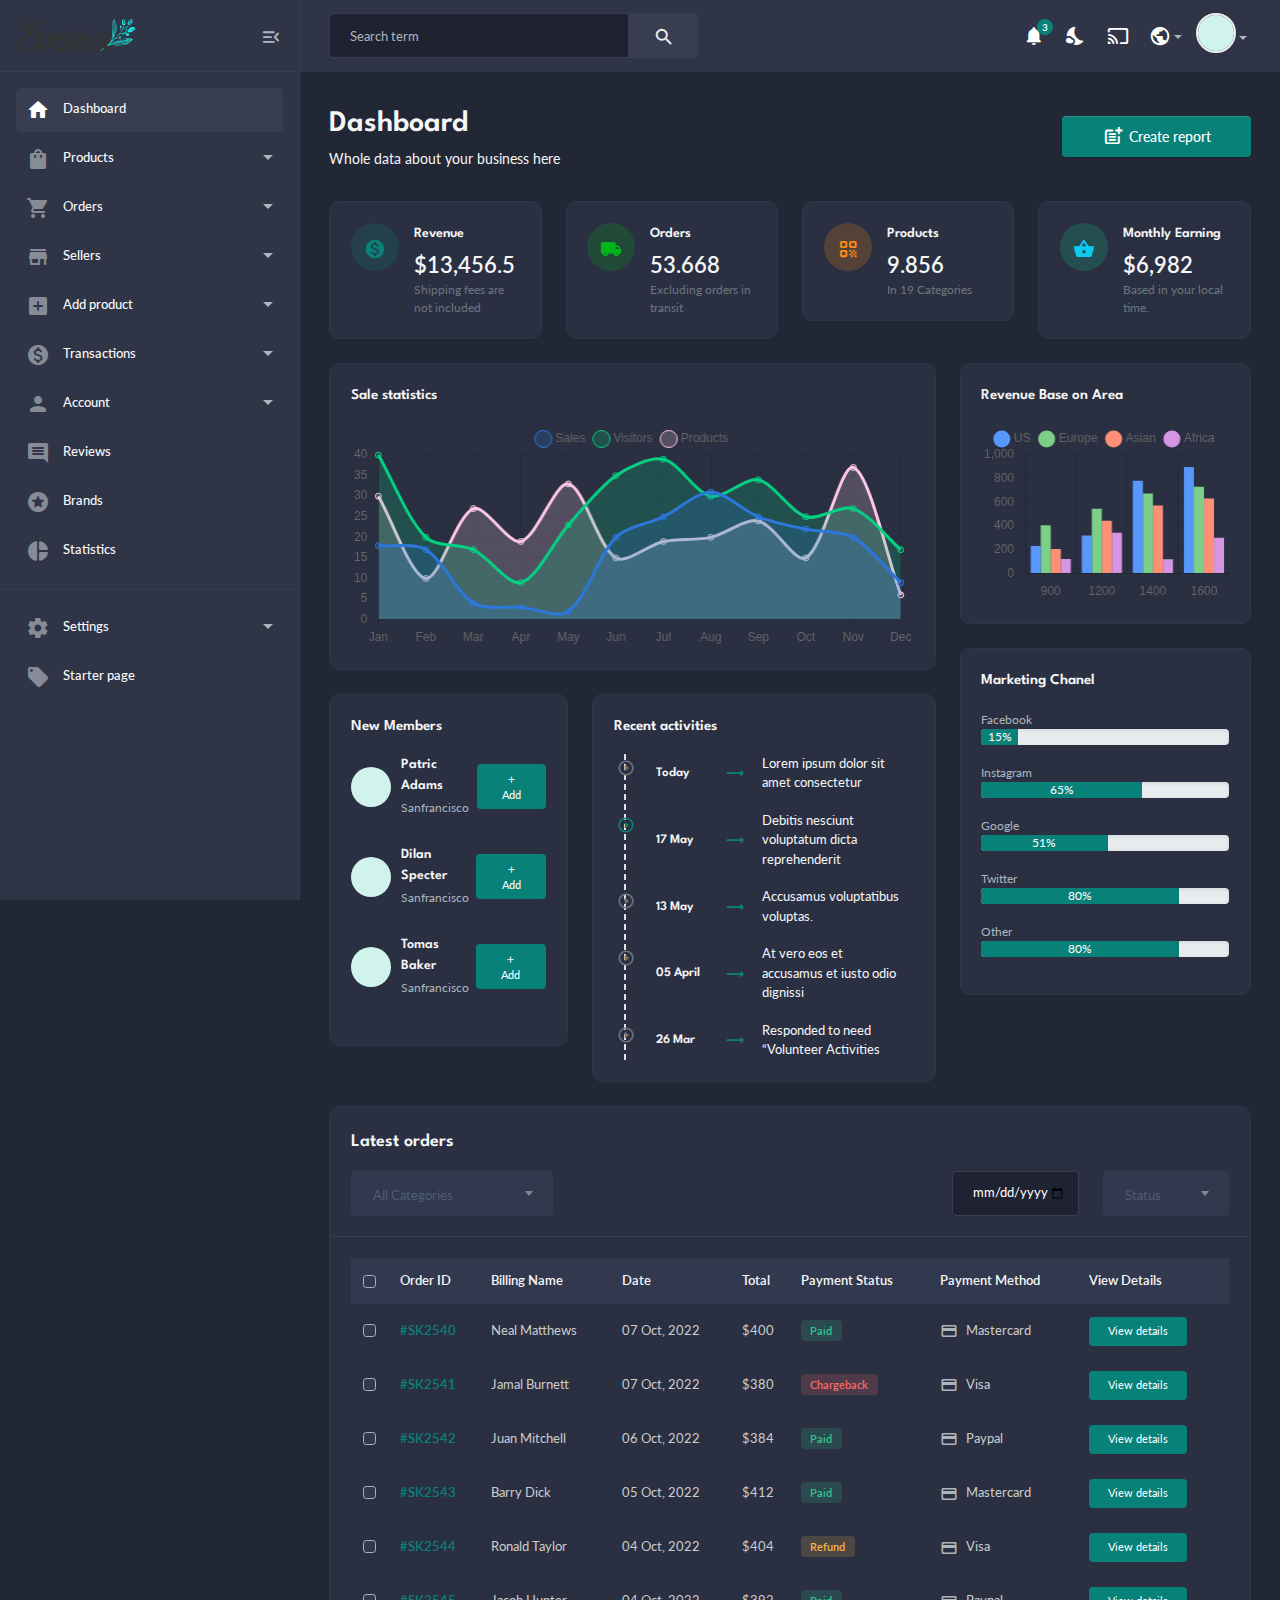
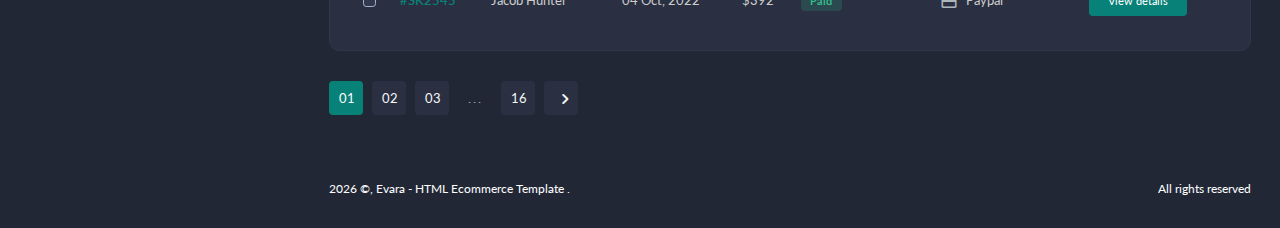
<file: AdminPage/index-dark.html>
<!DOCTYPE HTML>
<html lang="en">

<head>
    <meta charset="utf-8">
    <title>Evara Dashboard</title>
    <meta http-equiv="x-ua-compatible" content="ie=edge">
    <meta name="description" content="">
    <meta name="viewport" content="width=device-width, initial-scale=1">
    <meta property="og:title" content="">
    <meta property="og:type" content="">
    <meta property="og:url" content="">
    <meta property="og:image" content="">
    <!-- Favicon -->
    <link rel="shortcut icon" type="image/x-icon" href="assets/imgs/theme/favicon.svg">
    <!-- Template CSS -->
    <link href="assets/css/main.css" rel="stylesheet" type="text/css" />
</head>

<body class="dark">
    <div class="screen-overlay"></div>
    <aside class="navbar-aside" id="offcanvas_aside">
        <div class="aside-top">
            <a href="index.html" class="brand-wrap">
                <img src="assets/imgs/theme/logo.svg" class="logo" alt="Evara Dashboard">
            </a>
            <div>
                <button class="btn btn-icon btn-aside-minimize"> <i class="text-muted material-icons md-menu_open"></i> </button>
            </div>
        </div>
        <nav>
            <ul class="menu-aside">
                <li class="menu-item active">
                    <a class="menu-link" href="index.html"> <i class="icon material-icons md-home"></i>
                        <span class="text">Dashboard</span>
                    </a>
                </li>
                <li class="menu-item has-submenu">
                    <a class="menu-link" href="page-products-list.html"> <i class="icon material-icons md-shopping_bag"></i>
                        <span class="text">Products</span>
                    </a>
                    <div class="submenu">
                        <a href="page-products-list.html">Product List</a>
                        <a href="page-products-grid.html">Product grid</a>
                        <a href="page-products-grid-2.html">Product grid 2</a>
                        <a href="page-categories.html">Categories</a>
                    </div>
                </li>
                <li class="menu-item has-submenu">
                    <a class="menu-link" href="page-orders-1.html"> <i class="icon material-icons md-shopping_cart"></i>
                        <span class="text">Orders</span>
                    </a>
                    <div class="submenu">
                        <a href="page-orders-1.html">Order list 1</a>
                        <a href="page-orders-2.html">Order list 2</a>
                        <a href="page-orders-detail.html">Order detail</a>
                        <a href="page-orders-tracking.html">Order tracking</a>
<a href="page-invoice.html">Invoice</a>
                    </div>
                </li>
                <li class="menu-item has-submenu">
                    <a class="menu-link" href="page-sellers-cards.html"> <i class="icon material-icons md-store"></i>
                        <span class="text">Sellers</span>
                    </a>
                    <div class="submenu">
                        <a href="page-sellers-cards.html">Sellers cards</a>
                        <a href="page-sellers-list.html">Sellers list</a>
                        <a href="page-seller-detail.html">Seller profile</a>
                    </div>
                </li>
                <li class="menu-item has-submenu">
                    <a class="menu-link" href="page-form-product-1.html"> <i class="icon material-icons md-add_box"></i>
                        <span class="text">Add product</span>
                    </a>
                    <div class="submenu">
                        <a href="page-form-product-1.html">Add product 1</a>
                        <a href="page-form-product-2.html">Add product 2</a>
                        <a href="page-form-product-3.html">Add product 3</a>
                        <a href="page-form-product-4.html">Add product 4</a>
                    </div>
                </li>
                <li class="menu-item has-submenu">
                    <a class="menu-link" href="page-transactions-1.html"> <i class="icon material-icons md-monetization_on"></i>
                        <span class="text">Transactions</span>
                    </a>
                    <div class="submenu">
                        <a href="page-transactions-1.html">Transaction 1</a>
                        <a href="page-transactions-2.html">Transaction 2</a>
                        <a href="page-transactions-details.html">Transaction Details</a>
                    </div>
                </li>
                <li class="menu-item has-submenu">
                    <a class="menu-link" href="#"> <i class="icon material-icons md-person"></i>
                        <span class="text">Account</span>
                    </a>
                    <div class="submenu">
                        <a href="page-account-login.html">User login</a>
                        <a href="page-account-register.html">User registration</a>
                        <a href="page-error-404.html">Error 404</a>
                    </div>
                </li>
                <li class="menu-item">
                    <a class="menu-link" href="page-reviews.html"> <i class="icon material-icons md-comment"></i>
                        <span class="text">Reviews</span>
                    </a>
                </li>
                <li class="menu-item">
                    <a class="menu-link" href="page-brands.html"> <i class="icon material-icons md-stars"></i>
                        <span class="text">Brands</span> </a>
                </li>
                <li class="menu-item">
                    <a class="menu-link" disabled href="#"> <i class="icon material-icons md-pie_chart"></i>
                        <span class="text">Statistics</span>
                    </a>
                </li>
            </ul>
            <hr>
            <ul class="menu-aside">
                <li class="menu-item has-submenu">
                    <a class="menu-link" href="#"> <i class="icon material-icons md-settings"></i>
                        <span class="text">Settings</span>
                    </a>
                    <div class="submenu">
                        <a href="page-settings-1.html">Setting sample 1</a>
                        <a href="page-settings-2.html">Setting sample 2</a>
                    </div>
                </li>
                <li class="menu-item">
                    <a class="menu-link" href="page-blank.html"> <i class="icon material-icons md-local_offer"></i>
                        <span class="text"> Starter page </span>
                    </a>
                </li>
            </ul>
            <br>
            <br>
        </nav>
    </aside>
    <main class="main-wrap">
        <header class="main-header navbar">
            <div class="col-search">
                <form class="searchform">
                    <div class="input-group">
                        <input list="search_terms" type="text" class="form-control" placeholder="Search term">
                        <button class="btn btn-light bg" type="button"> <i class="material-icons md-search"></i></button>
                    </div>
                    <datalist id="search_terms">
                        <option value="Products">
                        <option value="New orders">
                        <option value="Apple iphone">
                        <option value="Ahmed Hassan">
                    </datalist>
                </form>
            </div>
            <div class="col-nav">
                <button class="btn btn-icon btn-mobile me-auto" data-trigger="#offcanvas_aside"> <i class="material-icons md-apps"></i> </button>
                <ul class="nav">
                    <li class="nav-item">
                        <a class="nav-link btn-icon" href="#">
                            <i class="material-icons md-notifications animation-shake"></i>
                            <span class="badge rounded-pill">3</span>
                        </a>
                    </li>
                    <li class="nav-item">
                        <a class="nav-link btn-icon darkmode" href="#"> <i class="material-icons md-nights_stay"></i> </a>
                    </li>
                    <li class="nav-item">
                        <a href="#" class="requestfullscreen nav-link btn-icon"><i class="material-icons md-cast"></i></a>
                    </li>
                    <li class="dropdown nav-item">
                        <a class="dropdown-toggle" data-bs-toggle="dropdown" href="#" id="dropdownLanguage" aria-expanded="false"><i class="material-icons md-public"></i></a>
                        <div class="dropdown-menu dropdown-menu-end" aria-labelledby="dropdownLanguage">
                            <a class="dropdown-item text-brand" href="#"><img src="assets/imgs/theme/flag-us.png" alt="English">English</a>
                            <a class="dropdown-item" href="#"><img src="assets/imgs/theme/flag-fr.png" alt="Français">Français</a>
                            <a class="dropdown-item" href="#"><img src="assets/imgs/theme/flag-jp.png" alt="Français">日本語</a>
                            <a class="dropdown-item" href="#"><img src="assets/imgs/theme/flag-cn.png" alt="Français">中国人</a>
                        </div>
                    </li>
                    <li class="dropdown nav-item">
                        <a class="dropdown-toggle" data-bs-toggle="dropdown" href="#" id="dropdownAccount" aria-expanded="false"> <img class="img-xs rounded-circle" src="assets/imgs/people/avatar2.jpg" alt="User"></a>
                        <div class="dropdown-menu dropdown-menu-end" aria-labelledby="dropdownAccount">
                            <a class="dropdown-item" href="#"><i class="material-icons md-perm_identity"></i>Edit Profile</a>
                            <a class="dropdown-item" href="#"><i class="material-icons md-settings"></i>Account Settings</a>
                            <a class="dropdown-item" href="#"><i class="material-icons md-account_balance_wallet"></i>Wallet</a>
                            <a class="dropdown-item" href="#"><i class="material-icons md-receipt"></i>Billing</a>
                            <a class="dropdown-item" href="#"><i class="material-icons md-help_outline"></i>Help center</a>
                            <div class="dropdown-divider"></div>
                            <a class="dropdown-item text-danger" href="#"><i class="material-icons md-exit_to_app"></i>Logout</a>
                        </div>
                    </li>
                </ul>
            </div>
        </header>
        <section class="content-main">
            <div class="content-header">
                <div>
                    <h2 class="content-title card-title">Dashboard </h2>
                    <p>Whole data about your business here</p>
                </div>
                <div>
                    <a href="#" class="btn btn-primary"><i class="text-muted material-icons md-post_add"></i>Create report</a>
                </div>
            </div>
            <div class="row">
                <div class="col-lg-3">
                    <div class="card card-body mb-4">
                        <article class="icontext">
                            <span class="icon icon-sm rounded-circle bg-primary-light"><i class="text-primary material-icons md-monetization_on"></i></span>
                            <div class="text">
                                <h6 class="mb-1 card-title">Revenue</h6>
                                <span>$13,456.5</span>
                                <span class="text-sm">
                                    Shipping fees are not included
                                </span>
                            </div>
                        </article>
                    </div>
                </div>
                <div class="col-lg-3">
                    <div class="card card-body mb-4">
                        <article class="icontext">
                            <span class="icon icon-sm rounded-circle bg-success-light"><i class="text-success material-icons md-local_shipping"></i></span>
                            <div class="text">
                                <h6 class="mb-1 card-title">Orders</h6> <span>53.668</span>
                                <span class="text-sm">
                                    Excluding orders in transit
                                </span>
                            </div>
                        </article>
                    </div>
                </div>
                <div class="col-lg-3">
                    <div class="card card-body mb-4">
                        <article class="icontext">
                            <span class="icon icon-sm rounded-circle bg-warning-light"><i class="text-warning material-icons md-qr_code"></i></span>
                            <div class="text">
                                <h6 class="mb-1 card-title">Products</h6> <span>9.856</span>
                                <span class="text-sm">
                                    In 19 Categories
                                </span>
                            </div>
                        </article>
                    </div>
                </div>
                <div class="col-lg-3">
                    <div class="card card-body mb-4">
                        <article class="icontext">
                            <span class="icon icon-sm rounded-circle bg-info-light"><i class="text-info material-icons md-shopping_basket"></i></span>
                            <div class="text">
                                <h6 class="mb-1 card-title">Monthly Earning</h6> <span>$6,982</span>
                                <span class="text-sm">
                                    Based in your local time.
                                </span>
                            </div>
                        </article>
                    </div>
                </div>
            </div>
            <div class="row">
                <div class="col-xl-8 col-lg-12">
                    <div class="card mb-4">
                        <article class="card-body">
                            <h5 class="card-title">Sale statistics</h5>
                            <canvas id="myChart" height="120px"></canvas>
                        </article>
                    </div>
                    <div class="row">
                        <div class="col-lg-5">
                            <div class="card mb-4">
                                <article class="card-body">
                                    <h5 class="card-title">New Members</h5>
                                    <div class="new-member-list">
                                        <div class="d-flex align-items-center justify-content-between mb-4">
                                            <div class="d-flex align-items-center">
                                                <img src="assets/imgs/people/avatar4.jpg" alt="" class="avatar">
                                                <div>
                                                    <h6>Patric Adams</h6>
                                                    <p class="text-muted font-xs">
                                                        Sanfrancisco
                                                    </p>
                                                </div>
                                            </div>
                                            <a href="#" class="btn btn-xs"><i class="material-icons md-add"></i> Add</a>
                                        </div>
                                        <div class="d-flex align-items-center justify-content-between mb-4">
                                            <div class="d-flex align-items-center">
                                                <img src="assets/imgs/people/avatar2.jpg" alt="" class="avatar">
                                                <div>
                                                    <h6>Dilan Specter</h6>
                                                    <p class="text-muted font-xs">
                                                        Sanfrancisco
                                                    </p>
                                                </div>
                                            </div>
                                            <a href="#" class="btn btn-xs"><i class="material-icons md-add"></i> Add</a>
                                        </div>
                                        <div class="d-flex align-items-center justify-content-between mb-4">
                                            <div class="d-flex align-items-center">
                                                <img src="assets/imgs/people/avatar3.jpg" alt="" class="avatar">
                                                <div>
                                                    <h6>Tomas Baker</h6>
                                                    <p class="text-muted font-xs">
                                                        Sanfrancisco
                                                    </p>
                                                </div>
                                            </div>
                                            <a href="#" class="btn btn-xs"><i class="material-icons md-add"></i> Add</a>
                                        </div>
                                    </div>
                                </article>
                            </div>
                        </div>
                        <div class="col-lg-7">
                            <div class="card mb-4">
                                <article class="card-body">
                                    <h5 class="card-title">Recent activities</h5>
                                    <ul class="verti-timeline list-unstyled font-sm">
                                        <li class="event-list">
                                            <div class="event-timeline-dot">
                                                <i class="material-icons md-play_circle_outline font-xxl"></i>
                                            </div>
                                            <div class="media">
                                                <div class="me-3">
                                                    <h6><span>Today</span> <i class="material-icons md-trending_flat text-brand ml-15 d-inline-block"></i></h6>
                                                </div>
                                                <div class="media-body">
                                                    <div>
                                                        Lorem ipsum dolor sit amet consectetur
                                                    </div>
                                                </div>
                                            </div>
                                        </li>
                                        <li class="event-list active">
                                            <div class="event-timeline-dot">
                                                <i class="material-icons md-play_circle_outline font-xxl animation-fade-right"></i>
                                            </div>
                                            <div class="media">
                                                <div class="me-3">
                                                    <h6><span>17 May</span> <i class="material-icons md-trending_flat text-brand ml-15 d-inline-block"></i></h6>
                                                </div>
                                                <div class="media-body">
                                                    <div>
                                                        Debitis nesciunt voluptatum dicta reprehenderit
                                                    </div>
                                                </div>
                                            </div>
                                        </li>
                                        <li class="event-list">
                                            <div class="event-timeline-dot">
                                                <i class="material-icons md-play_circle_outline font-xxl"></i>
                                            </div>
                                            <div class="media">
                                                <div class="me-3">
                                                    <h6><span>13 May</span> <i class="material-icons md-trending_flat text-brand ml-15 d-inline-block"></i></h6>
                                                </div>
                                                <div class="media-body">
                                                    <div>
                                                        Accusamus voluptatibus voluptas.
                                                    </div>
                                                </div>
                                            </div>
                                        </li>
                                        <li class="event-list">
                                            <div class="event-timeline-dot">
                                                <i class="material-icons md-play_circle_outline font-xxl"></i>
                                            </div>
                                            <div class="media">
                                                <div class="me-3">
                                                    <h6><span>05 April</span> <i class="material-icons md-trending_flat text-brand ml-15 d-inline-block"></i></h6>
                                                </div>
                                                <div class="media-body">
                                                    <div>
                                                        At vero eos et accusamus et iusto odio dignissi
                                                    </div>
                                                </div>
                                            </div>
                                        </li>
                                        <li class="event-list">
                                            <div class="event-timeline-dot">
                                                <i class="material-icons md-play_circle_outline font-xxl"></i>
                                            </div>
                                            <div class="media">
                                                <div class="me-3">
                                                    <h6><span>26 Mar</span> <i class="material-icons md-trending_flat text-brand ml-15 d-inline-block"></i></h6>
                                                </div>
                                                <div class="media-body">
                                                    <div>
                                                        Responded to need “Volunteer Activities
                                                    </div>
                                                </div>
                                            </div>
                                        </li>
                                    </ul>
                                </article>
                            </div>
                        </div>
                    </div>
                </div>
                <div class="col-xl-4 col-lg-12">
                    <div class="card mb-4">
                        <article class="card-body">
                            <h5 class="card-title">Revenue Base on Area</h5>
                            <canvas id="myChart2" height="217"></canvas>
                        </article>
                    </div>
                    <div class="card mb-4">
                        <article class="card-body">
                            <h5 class="card-title">Marketing Chanel</h5>
                            <span class="text-muted font-xs">Facebook</span>
                            <div class="progress mb-3">
                                <div class="progress-bar" role="progressbar" style="width: 15%">15%</div>
                            </div>
                            <span class="text-muted font-xs">Instagram</span>
                            <div class="progress mb-3">
                                <div class="progress-bar" role="progressbar" style="width: 65%">65% </div>
                            </div>
                            <span class="text-muted font-xs">Google</span>
                            <div class="progress mb-3">
                                <div class="progress-bar" role="progressbar" style="width: 51%"> 51% </div>
                            </div>
                            <span class="text-muted font-xs">Twitter</span>
                            <div class="progress mb-3">
                                <div class="progress-bar" role="progressbar" style="width: 80%"> 80%</div>
                            </div>
                            <span class="text-muted font-xs">Other</span>
                            <div class="progress mb-3">
                                <div class="progress-bar" role="progressbar" style="width: 80%"> 80%</div>
                            </div>
                        </article>
                    </div>
                </div>
            </div>
            <div class="card mb-4">
                <header class="card-header">
                    <h4 class="card-title">Latest orders</h4>
                    <div class="row align-items-center">
                        <div class="col-md-3 col-12 me-auto mb-md-0 mb-3">
                            <div class="custom_select">
                                <select class="form-select select-nice">
                                    <option selected>All Categories</option>
                                    <option>Women's Clothing</option>
                                    <option>Men's Clothing</option>
                                    <option>Cellphones</option>
                                    <option>Computer & Office</option>
                                    <option>Consumer Electronics</option>
                                    <option>Jewelry & Accessories</option>
                                    <option>Home & Garden</option>
                                    <option>Luggage & Bags</option>
                                    <option>Shoes</option>
                                    <option>Mother & Kids</option>
                                </select>
                            </div>
                        </div>
                        <div class="col-md-2 col-6">
                            <input type="date" value="02.05.2022" class="form-control">
                        </div>
                        <div class="col-md-2 col-6">
                            <div class="custom_select">
                                <select class="form-select select-nice">
                                    <option selected>Status</option>
                                    <option>All</option>
                                    <option>Paid</option>
                                    <option>Chargeback</option>
                                    <option>Refund</option>
                                </select>
                            </div>
                        </div>
                    </div>
                </header>
                <div class="card-body">
                    <div class="table-responsive">
                        <div class="table-responsive">
                            <table class="table align-middle table-nowrap mb-0">
                                <thead class="table-light">
                                    <tr>
                                        <th scope="col" class="text-center">
                                            <div class="form-check align-middle">
                                                <input class="form-check-input" type="checkbox" id="transactionCheck01">
                                                <label class="form-check-label" for="transactionCheck01"></label>
                                            </div>
                                        </th>
                                        <th class="align-middle" scope="col">Order ID</th>
                                        <th class="align-middle" scope="col">Billing Name</th>
                                        <th class="align-middle" scope="col">Date</th>
                                        <th class="align-middle" scope="col">Total</th>
                                        <th class="align-middle" scope="col">Payment Status</th>
                                        <th class="align-middle" scope="col">Payment Method</th>
                                        <th class="align-middle" scope="col">View Details</th>
                                    </tr>
                                </thead>
                                <tbody>
                                    <tr>
                                        <td class="text-center">
                                            <div class="form-check">
                                                <input class="form-check-input" type="checkbox" id="transactionCheck02">
                                                <label class="form-check-label" for="transactionCheck02"></label>
                                            </div>
                                        </td>
                                        <td><a href="#" class="fw-bold">#SK2540</a> </td>
                                        <td>Neal Matthews</td>
                                        <td>
                                            07 Oct, 2022
                                        </td>
                                        <td>
                                            $400
                                        </td>
                                        <td>
                                            <span class="badge badge-pill badge-soft-success">Paid</span>
                                        </td>
                                        <td>
                                            <i class="material-icons md-payment font-xxl text-muted mr-5"></i> Mastercard
                                        </td>
                                        <td>
                                            <a href="#" class="btn btn-xs"> View details</a>
                                        </td>
                                    </tr>
                                    <tr>
                                        <td class="text-center">
                                            <div class="form-check">
                                                <input class="form-check-input" type="checkbox" id="transactionCheck03">
                                                <label class="form-check-label" for="transactionCheck03"></label>
                                            </div>
                                        </td>
                                        <td><a href="#" class="fw-bold">#SK2541</a> </td>
                                        <td>Jamal Burnett</td>
                                        <td>
                                            07 Oct, 2022
                                        </td>
                                        <td>
                                            $380
                                        </td>
                                        <td>
                                            <span class="badge badge-pill badge-soft-danger">Chargeback</span>
                                        </td>
                                        <td>
                                            <i class="material-icons md-payment font-xxl text-muted mr-5"></i> Visa
                                        </td>
                                        <td>
                                            <a href="#" class="btn btn-xs"> View details</a>
                                        </td>
                                    </tr>
                                    <tr>
                                        <td class="text-center">
                                            <div class="form-check">
                                                <input class="form-check-input" type="checkbox" id="transactionCheck04">
                                                <label class="form-check-label" for="transactionCheck04"></label>
                                            </div>
                                        </td>
                                        <td><a href="#" class="fw-bold">#SK2542</a> </td>
                                        <td>Juan Mitchell</td>
                                        <td>
                                            06 Oct, 2022
                                        </td>
                                        <td>
                                            $384
                                        </td>
                                        <td>
                                            <span class="badge badge-pill badge-soft-success">Paid</span>
                                        </td>
                                        <td>
                                            <i class="material-icons md-payment font-xxl text-muted mr-5"></i> Paypal
                                        </td>
                                        <td>
                                            <a href="#" class="btn btn-xs"> View details</a>
                                        </td>
                                    </tr>
                                    <tr>
                                        <td class="text-center">
                                            <div class="form-check">
                                                <input class="form-check-input" type="checkbox" id="transactionCheck05">
                                                <label class="form-check-label" for="transactionCheck05"></label>
                                            </div>
                                        </td>
                                        <td><a href="#" class="fw-bold">#SK2543</a> </td>
                                        <td>Barry Dick</td>
                                        <td>
                                            05 Oct, 2022
                                        </td>
                                        <td>
                                            $412
                                        </td>
                                        <td>
                                            <span class="badge badge-pill badge-soft-success">Paid</span>
                                        </td>
                                        <td>
                                            <i class="material-icons md-payment font-xxl text-muted mr-5"></i> Mastercard
                                        </td>
                                        <td>
                                            <a href="#" class="btn btn-xs"> View details</a>
                                        </td>
                                    </tr>
                                    <tr>
                                        <td class="text-center">
                                            <div class="form-check">
                                                <input class="form-check-input" type="checkbox" id="transactionCheck06">
                                                <label class="form-check-label" for="transactionCheck06"></label>
                                            </div>
                                        </td>
                                        <td><a href="#" class="fw-bold">#SK2544</a> </td>
                                        <td>Ronald Taylor</td>
                                        <td>
                                            04 Oct, 2022
                                        </td>
                                        <td>
                                            $404
                                        </td>
                                        <td>
                                            <span class="badge badge-pill badge-soft-warning">Refund</span>
                                        </td>
                                        <td>
                                            <i class="material-icons md-payment font-xxl text-muted mr-5"></i> Visa
                                        </td>
                                        <td>
                                            <a href="#" class="btn btn-xs"> View details</a>
                                        </td>
                                    </tr>
                                    <tr>
                                        <td class="text-center">
                                            <div class="form-check">
                                                <input class="form-check-input" type="checkbox" id="transactionCheck07">
                                                <label class="form-check-label" for="transactionCheck07"></label>
                                            </div>
                                        </td>
                                        <td><a href="#" class="fw-bold">#SK2545</a> </td>
                                        <td>Jacob Hunter</td>
                                        <td>
                                            04 Oct, 2022
                                        </td>
                                        <td>
                                            $392
                                        </td>
                                        <td>
                                            <span class="badge badge-pill badge-soft-success">Paid</span>
                                        </td>
                                        <td>
                                            <i class="material-icons md-payment font-xxl text-muted mr-5"></i> Paypal
                                        </td>
                                        <td>
                                            <a href="#" class="btn btn-xs"> View details</a>
                                        </td>
                                    </tr>
                                </tbody>
                            </table>
                        </div>
                    </div> <!-- table-responsive end// -->
                </div>
            </div>
            <div class="pagination-area mt-30 mb-50">
                <nav aria-label="Page navigation example">
                    <ul class="pagination justify-content-start">
                        <li class="page-item active"><a class="page-link" href="#">01</a></li>
                        <li class="page-item"><a class="page-link" href="#">02</a></li>
                        <li class="page-item"><a class="page-link" href="#">03</a></li>
                        <li class="page-item"><a class="page-link dot" href="#">...</a></li>
                        <li class="page-item"><a class="page-link" href="#">16</a></li>
                        <li class="page-item"><a class="page-link" href="#"><i class="material-icons md-chevron_right"></i></a></li>
                    </ul>
                </nav>
            </div>
        </section> <!-- content-main end// -->
        <footer class="main-footer font-xs">
            <div class="row pb-30 pt-15">
                <div class="col-sm-6">
                    <script>
                    document.write(new Date().getFullYear())
                    </script> ©, Evara - HTML Ecommerce Template .
                </div>
                <div class="col-sm-6">
                    <div class="text-sm-end">
                        All rights reserved
                    </div>
                </div>
            </div>
        </footer>
    </main>
    <script src="assets/js/vendors/jquery-3.6.0.min.js"></script>
    <script src="assets/js/vendors/bootstrap.bundle.min.js"></script>
    <script src="assets/js/vendors/select2.min.js"></script>
    <script src="assets/js/vendors/perfect-scrollbar.js"></script>
    <script src="assets/js/vendors/jquery.fullscreen.min.js"></script>
    <script src="assets/js/vendors/chart.js"></script>
    <!-- Main Script -->
    <script src="assets/js/main.js" type="text/javascript"></script>
    <script src="assets/js/custom-chart.js" type="text/javascript"></script>
</body>

</html>
</file>
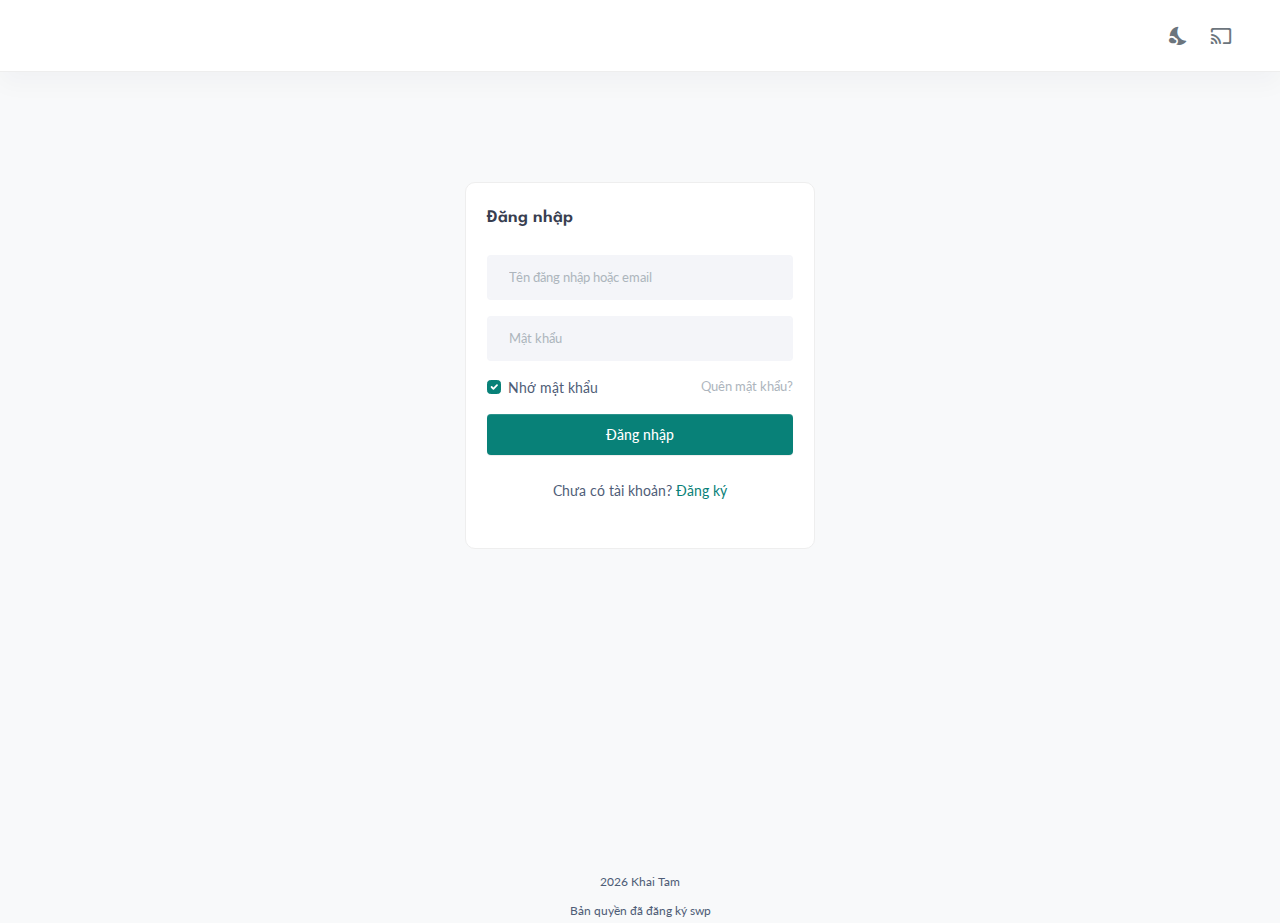
<file: AdminPage/page-account-login.html>
<!DOCTYPE HTML>
<html lang="vi">

<head>
    <meta charset="utf-8">
    <title>Khai Tam</title>
    <meta http-equiv="x-ua-compatible" content="ie=edge">
    <meta name="description" content="">
    <meta name="viewport" content="width=device-width, initial-scale=1">
    <meta property="og:title" content="">
    <meta property="og:type" content="">
    <meta property="og:url" content="">
    <meta property="og:image" content="">  
    <!-- Favicon -->
    <link rel="shortcut icon" type="image/x-icon" href="assets/imgs/theme/favicon.svg">
    <!-- Template CSS -->
    <link href="assets/css/main.css" rel="stylesheet" type="text/css" />
</head>

<body>
    <main>
        <header class="main-header style-2 navbar">
            <div class="col-brand">
                <a href="index.html" class="brand-wrap">
                    <img src="assets/imgs/theme/logo.svg" class="logo" alt="Bảng điều khiển Khai Tam">
                </a>
            </div>
            <div class="col-nav">
                <ul class="nav">
                    
                    <li class="nav-item">
                        <a class="nav-link btn-icon darkmode" href="#"> <i class="material-icons md-nights_stay"></i> </a>
                    </li>
                    <li class="nav-item">
                        <a href="#" class="requestfullscreen nav-link btn-icon"><i class="material-icons md-cast"></i></a>
                    </li>
                    
                    
                </ul>
            </div>
        </header>
        <section class="content-main mt-80 mb-80">
            <div class="card mx-auto card-login">
                <div class="card-body">
                    <h4 class="card-title mb-4">Đăng nhập</h4>
                    <form>
                        <div class="mb-3">
                            <input class="form-control" placeholder="Tên đăng nhập hoặc email" type="text">
                        </div> <!-- form-group// -->
                        <div class="mb-3">
                            <input class="form-control" placeholder="Mật khẩu" type="password">
                        </div> <!-- form-group// -->
                        <div class="mb-3">
                            <a href="#" class="float-end font-sm text-muted">Quên mật khẩu?</a>
                            <label class="form-check">
                                <input type="checkbox" class="form-check-input" checked="">
                                <span class="form-check-label">Nhớ mật khẩu</span>
                            </label>
                        </div> <!-- form-group form-check .// -->
                        <div class="mb-4">
                            <button type="submit" class="btn btn-primary w-100"> Đăng nhập </button>
                        </div> <!-- form-group// -->
                    </form>
                    
                    <p class="text-center mb-4">Chưa có tài khoản? <a href="#">Đăng ký</a></p>
                </div>
            </div>
        </section>
        <footer class="main-footer text-center">
            <p class="font-xs">
                <script>
                document.write(new Date().getFullYear())
                </script> Khai Tam
            </p>
            <p class="font-xs mb-30">Bản quyền đã đăng ký swp</p>
        </footer>
    </main>
    <script src="assets/js/vendors/jquery-3.6.0.min.js"></script>
    <script src="assets/js/vendors/bootstrap.bundle.min.js"></script>
    <script src="assets/js/vendors/jquery.fullscreen.min.js"></script>
    <!-- Main Script -->
    <script src="assets/js/main.js" type="text/javascript"></script>
</body>

</html>
</file>
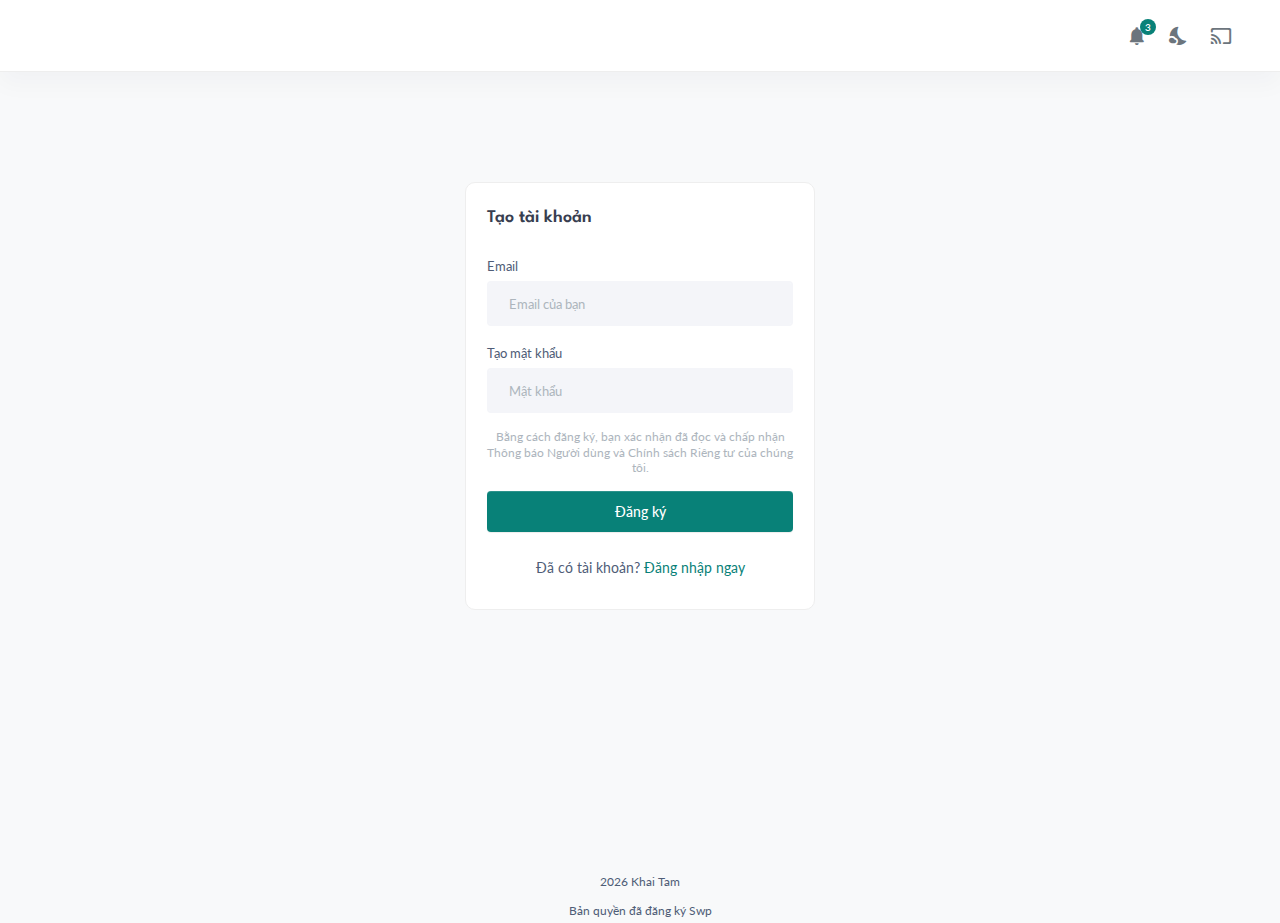
<file: AdminPage/page-account-register.html>
<!DOCTYPE HTML>
<html lang="vi">

<head>
    <meta charset="utf-8">
    <title>Khai Tam</title>
    <meta http-equiv="x-ua-compatible" content="ie=edge">
    <meta name="description" content="">
    <meta name="viewport" content="width=device-width, initial-scale=1">
    <meta property="og:title" content="">
    <meta property="og:type" content="">
    <meta property="og:url" content="">
    <meta property="og:image" content="">
    <!-- Biểu tượng trang -->
    <link rel="shortcut icon" type="image/x-icon" href="assets/imgs/theme/favicon.svg">
    <!-- CSS Mẫu -->
    <link href="assets/css/main.css" rel="stylesheet" type="text/css" />
</head>

<body>
    <main>
        <header class="main-header style-2 navbar">
            <div class="col-brand">
                <a href="index.html" class="brand-wrap">
                    <img src="assets/imgs/theme/logo.svg" class="logo" alt="Bảng điều khiển Khai Tam">
                </a>
            </div>
            <div class="col-nav">
                <ul class="nav">
                    <li class="nav-item">
                        <a class="nav-link btn-icon" href="#">
                            <i class="material-icons md-notifications animation-shake"></i>
                            <span class="badge rounded-pill">3</span>
                        </a>
                    </li>
                    <li class="nav-item">
                        <a class="nav-link btn-icon darkmode" href="#"> <i class="material-icons md-nights_stay"></i> </a>
                    </li>
                    <li class="nav-item">
                        <a href="#" class="requestfullscreen nav-link btn-icon"><i class="material-icons md-cast"></i></a>
                    </li>
                    
                    
                </ul>
            </div>
        </header>
        <section class="content-main mt-80 mb-80">
            <div class="card mx-auto card-login">
                <div class="card-body">
                    <h4 class="card-title mb-4">Tạo tài khoản</h4>
                    <form>
                        <div class="mb-3">
                            <label class="form-label">Email</label>
                            <input class="form-control" placeholder="Email của bạn" type="text">
                        </div> <!-- Nhóm biểu mẫu// -->
                       
                        <div class="mb-3">
                            <label class="form-label">Tạo mật khẩu</label>
                            <input class="form-control" placeholder="Mật khẩu" type="password">
                        </div> <!-- Nhóm biểu mẫu// -->
                        <div class="mb-3">
                            <p class="small text-center text-muted">Bằng cách đăng ký, bạn xác nhận đã đọc và chấp nhận Thông báo Người dùng và Chính sách Riêng tư của chúng tôi.</p>
                        </div> <!-- Nhóm biểu mẫu  .// -->
                        <div class="mb-4">
                            <button type="submit" class="btn btn-primary w-100"> Đăng ký </button>
                        </div> <!-- Nhóm biểu mẫu// -->
                    </form>
                    
                    
                    <p class="text-center mb-2">Đã có tài khoản? <a href="#">Đăng nhập ngay</a></p>
                </div>
            </div>
        </section>
        <footer class="main-footer text-center">
            <p class="font-xs">
                <script>
                document.write(new Date().getFullYear())
                </script> Khai Tam
            </p>
            <p class="font-xs mb-30">Bản quyền đã đăng ký Swp</p>
        </footer>
    </main>
    <script src="assets/js/vendors/jquery-3.6.0.min.js"></script>
    <script src="assets/js/vendors/bootstrap.bundle.min.js"></script>
    <script src="assets/js/vendors/jquery.fullscreen.min.js"></script>
    <!-- Main Script -->
    <script src="assets/js/main.js" type="text/javascript"></script>
</body>

</html>
</file>
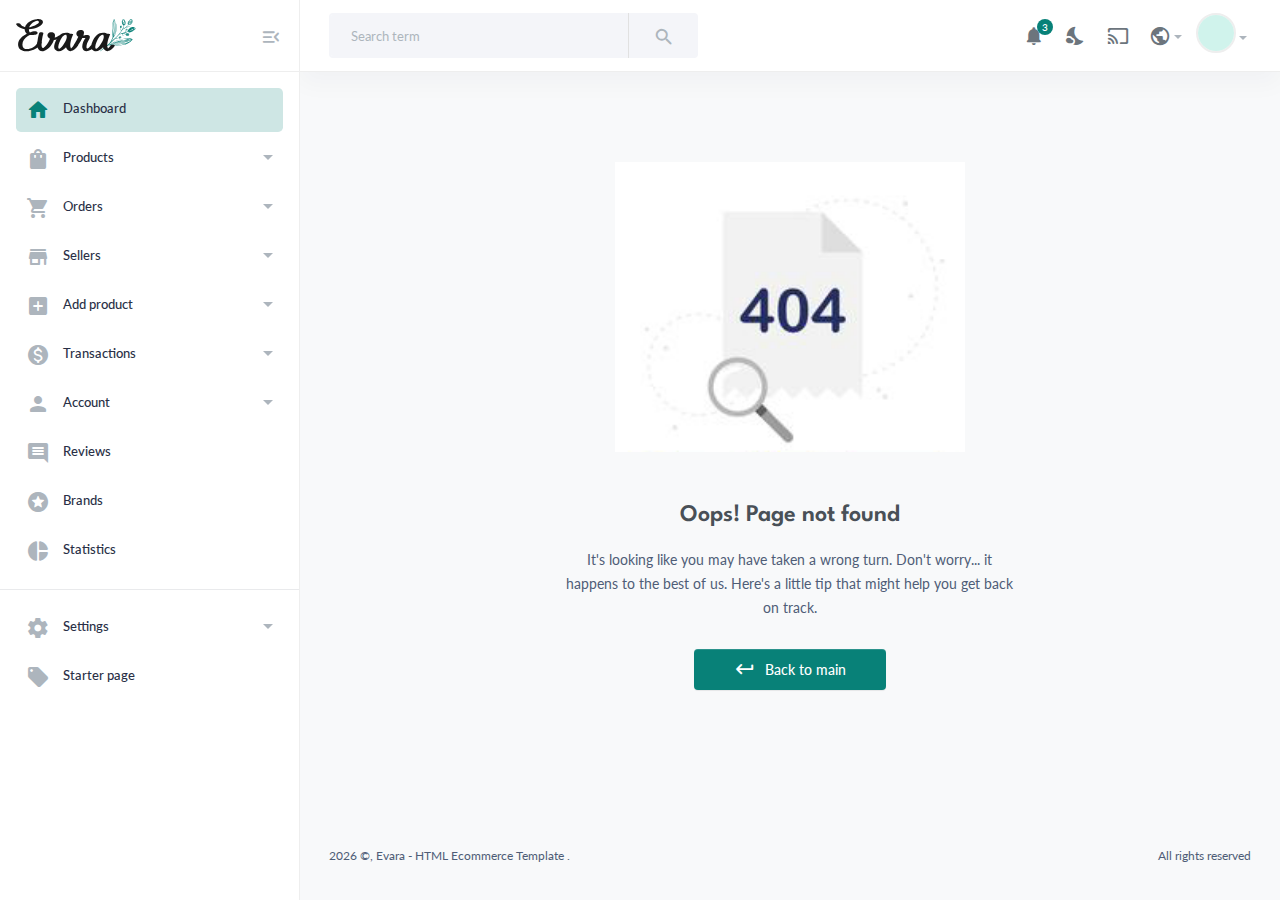
<file: AdminPage/page-error-404.html>
<!DOCTYPE HTML>
<html lang="en">

<head>
    <meta charset="utf-8">
    <title>Evara Dashboard</title>
    <meta http-equiv="x-ua-compatible" content="ie=edge">
    <meta name="description" content="">
    <meta name="viewport" content="width=device-width, initial-scale=1">
    <meta property="og:title" content="">
    <meta property="og:type" content="">
    <meta property="og:url" content="">
    <meta property="og:image" content="">
    <!-- Favicon -->
    <link rel="shortcut icon" type="image/x-icon" href="assets/imgs/theme/favicon.svg">
    <!-- Template CSS -->
    <link href="assets/css/main.css" rel="stylesheet" type="text/css" />
</head>

<body>
    <div class="screen-overlay"></div>
    <aside class="navbar-aside" id="offcanvas_aside">
        <div class="aside-top">
            <a href="index.html" class="brand-wrap">
                <img src="assets/imgs/theme/logo.svg" class="logo" alt="Evara Dashboard">
            </a>
            <div>
                <button class="btn btn-icon btn-aside-minimize"> <i class="text-muted material-icons md-menu_open"></i> </button>
            </div>
        </div>
        <nav>
            <ul class="menu-aside">
                <li class="menu-item active">
                    <a class="menu-link" href="index.html"> <i class="icon material-icons md-home"></i>
                        <span class="text">Dashboard</span>
                    </a>
                </li>
                <li class="menu-item has-submenu">
                    <a class="menu-link" href="page-products-list.html"> <i class="icon material-icons md-shopping_bag"></i>
                        <span class="text">Products</span>
                    </a>
                    <div class="submenu">
                        <a href="page-products-list.html">Product List</a>
                        <a href="page-products-grid.html">Product grid</a>
                        <a href="page-products-grid-2.html">Product grid 2</a>
                        <a href="page-categories.html">Categories</a>
                    </div>
                </li>
                <li class="menu-item has-submenu">
                    <a class="menu-link" href="page-orders-1.html"> <i class="icon material-icons md-shopping_cart"></i>
                        <span class="text">Orders</span>
                    </a>
                    <div class="submenu">
                        <a href="page-orders-1.html">Order list 1</a>
                        <a href="page-orders-2.html">Order list 2</a>
                        <a href="page-orders-detail.html">Order detail</a>
                        <a href="page-orders-tracking.html">Order tracking</a>
<a href="page-invoice.html">Invoice</a>
                    </div>
                </li>
                <li class="menu-item has-submenu">
                    <a class="menu-link" href="page-sellers-cards.html"> <i class="icon material-icons md-store"></i>
                        <span class="text">Sellers</span>
                    </a>
                    <div class="submenu">
                        <a href="page-sellers-cards.html">Sellers cards</a>
                        <a href="page-sellers-list.html">Sellers list</a>
                        <a href="page-seller-detail.html">Seller profile</a>
                    </div>
                </li>
                <li class="menu-item has-submenu">
                    <a class="menu-link" href="page-form-product-1.html"> <i class="icon material-icons md-add_box"></i>
                        <span class="text">Add product</span>
                    </a>
                    <div class="submenu">
                        <a href="page-form-product-1.html">Add product 1</a>
                        <a href="page-form-product-2.html">Add product 2</a>
                        <a href="page-form-product-3.html">Add product 3</a>
                        <a href="page-form-product-4.html">Add product 4</a>
                    </div>
                </li>
                <li class="menu-item has-submenu">
                    <a class="menu-link" href="page-transactions-1.html"> <i class="icon material-icons md-monetization_on"></i>
                        <span class="text">Transactions</span>
                    </a>
                    <div class="submenu">
                        <a href="page-transactions-1.html">Transaction 1</a>
                        <a href="page-transactions-2.html">Transaction 2</a>
                        <a href="page-transactions-details.html">Transaction Details</a>
                    </div>
                </li>
                <li class="menu-item has-submenu">
                    <a class="menu-link" href="#"> <i class="icon material-icons md-person"></i>
                        <span class="text">Account</span>
                    </a>
                    <div class="submenu">
                        <a href="page-account-login.html">User login</a>
                        <a href="page-account-register.html">User registration</a>
                        <a href="page-error-404.html">Error 404</a>
                    </div>
                </li>
                <li class="menu-item">
                    <a class="menu-link" href="page-reviews.html"> <i class="icon material-icons md-comment"></i>
                        <span class="text">Reviews</span>
                    </a>
                </li>
                <li class="menu-item">
                    <a class="menu-link" href="page-brands.html"> <i class="icon material-icons md-stars"></i>
                        <span class="text">Brands</span> </a>
                </li>
                <li class="menu-item">
                    <a class="menu-link" disabled href="#"> <i class="icon material-icons md-pie_chart"></i>
                        <span class="text">Statistics</span>
                    </a>
                </li>
            </ul>
            <hr>
            <ul class="menu-aside">
                <li class="menu-item has-submenu">
                    <a class="menu-link" href="#"> <i class="icon material-icons md-settings"></i>
                        <span class="text">Settings</span>
                    </a>
                    <div class="submenu">
                        <a href="page-settings-1.html">Setting sample 1</a>
                        <a href="page-settings-2.html">Setting sample 2</a>
                    </div>
                </li>
                <li class="menu-item">
                    <a class="menu-link" href="page-blank.html"> <i class="icon material-icons md-local_offer"></i>
                        <span class="text"> Starter page </span>
                    </a>
                </li>
            </ul>
            <br>
            <br>
        </nav>
    </aside>
    <main class="main-wrap">
        <header class="main-header navbar">
            <div class="col-search">
                <form class="searchform">
                    <div class="input-group">
                        <input list="search_terms" type="text" class="form-control" placeholder="Search term">
                        <button class="btn btn-light bg" type="button"> <i class="material-icons md-search"></i></button>
                    </div>
                    <datalist id="search_terms">
                        <option value="Products">
                        <option value="New orders">
                        <option value="Apple iphone">
                        <option value="Ahmed Hassan">
                    </datalist>
                </form>
            </div>
            <div class="col-nav">
                <button class="btn btn-icon btn-mobile me-auto" data-trigger="#offcanvas_aside"> <i class="material-icons md-apps"></i> </button>
                <ul class="nav">
                    <li class="nav-item">
                        <a class="nav-link btn-icon" href="#">
                            <i class="material-icons md-notifications animation-shake"></i>
                            <span class="badge rounded-pill">3</span>
                        </a>
                    </li>
                    <li class="nav-item">
                        <a class="nav-link btn-icon darkmode" href="#"> <i class="material-icons md-nights_stay"></i> </a>
                    </li>
                    <li class="nav-item">
                        <a href="#" class="requestfullscreen nav-link btn-icon"><i class="material-icons md-cast"></i></a>
                    </li>
                    <li class="dropdown nav-item">
                        <a class="dropdown-toggle" data-bs-toggle="dropdown" href="#" id="dropdownLanguage" aria-expanded="false"><i class="material-icons md-public"></i></a>
                        <div class="dropdown-menu dropdown-menu-end" aria-labelledby="dropdownLanguage">
                            <a class="dropdown-item text-brand" href="#"><img src="assets/imgs/theme/flag-us.png" alt="English">English</a>
                            <a class="dropdown-item" href="#"><img src="assets/imgs/theme/flag-fr.png" alt="Français">Français</a>
                            <a class="dropdown-item" href="#"><img src="assets/imgs/theme/flag-jp.png" alt="Français">日本語</a>
                            <a class="dropdown-item" href="#"><img src="assets/imgs/theme/flag-cn.png" alt="Français">中国人</a>
                        </div>
                    </li>
                    <li class="dropdown nav-item">
                        <a class="dropdown-toggle" data-bs-toggle="dropdown" href="#" id="dropdownAccount" aria-expanded="false"> <img class="img-xs rounded-circle" src="assets/imgs/people/avatar2.jpg" alt="User"></a>
                        <div class="dropdown-menu dropdown-menu-end" aria-labelledby="dropdownAccount">
                            <a class="dropdown-item" href="#"><i class="material-icons md-perm_identity"></i>Edit Profile</a>
                            <a class="dropdown-item" href="#"><i class="material-icons md-settings"></i>Account Settings</a>
                            <a class="dropdown-item" href="#"><i class="material-icons md-account_balance_wallet"></i>Wallet</a>
                            <a class="dropdown-item" href="#"><i class="material-icons md-receipt"></i>Billing</a>
                            <a class="dropdown-item" href="#"><i class="material-icons md-help_outline"></i>Help center</a>
                            <div class="dropdown-divider"></div>
                            <a class="dropdown-item text-danger" href="#"><i class="material-icons md-exit_to_app"></i>Logout</a>
                        </div>
                    </li>
                </ul>
            </div>
        </header>
        <section class="content-main">
            <div class="row mt-60">
                <div class="col-sm-12">
                    <div class="w-50 mx-auto text-center">
                        <img src="assets/imgs/theme/404.png" width="350" alt="Page Not Found">
                        <h3 class="mt-40 mb-15">Oops! Page not found</h3>
                        <p>It's looking like you may have taken a wrong turn. Don't worry... it happens to the best of us. Here's a little tip that might help you get back on track.</p>
                        <a href="index.html" class="btn btn-primary mt-4"><i class="material-icons md-keyboard_return"></i> Back to main</a>
                    </div>
                </div>
            </div>
        </section> <!-- content-main end// -->
        <footer class="main-footer font-xs">
            <div class="row pb-30 pt-15">
                <div class="col-sm-6">
                    <script>
                    document.write(new Date().getFullYear())
                    </script> ©, Evara - HTML Ecommerce Template .
                </div>
                <div class="col-sm-6">
                    <div class="text-sm-end">
                        All rights reserved
                    </div>
                </div>
            </div>
        </footer>
    </main>
    <script src="assets/js/vendors/jquery-3.6.0.min.js"></script>
    <script src="assets/js/vendors/bootstrap.bundle.min.js"></script>
    <script src="assets/js/vendors/select2.min.js"></script>
    <script src="assets/js/vendors/perfect-scrollbar.js"></script>
    <script src="assets/js/vendors/jquery.fullscreen.min.js"></script>
    <!-- Main Script -->
    <script src="assets/js/main.js" type="text/javascript"></script>
</body>

</html>
</file>
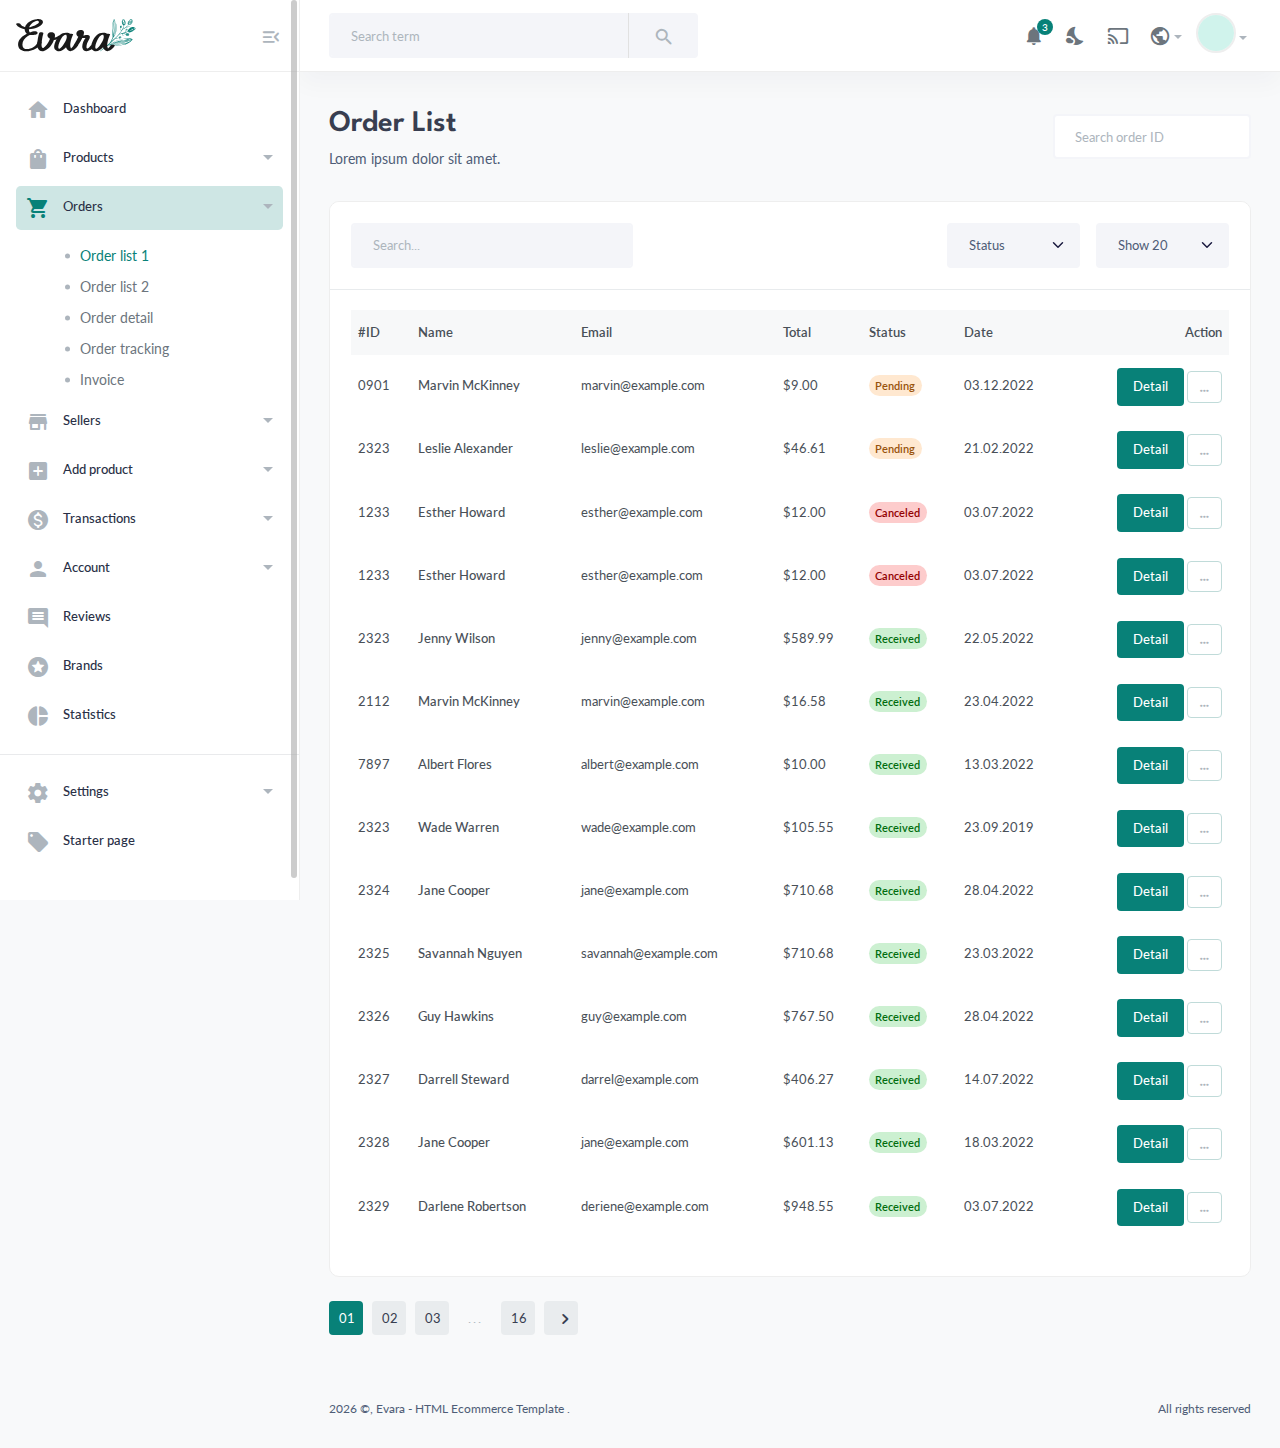
<file: AdminPage/page-orders-1.html>
<!DOCTYPE HTML>
<html lang="en">

<head>
    <meta charset="utf-8">
    <title>Evara Dashboard</title>
    <meta http-equiv="x-ua-compatible" content="ie=edge">
    <meta name="description" content="">
    <meta name="viewport" content="width=device-width, initial-scale=1">
    <meta property="og:title" content="">
    <meta property="og:type" content="">
    <meta property="og:url" content="">
    <meta property="og:image" content="">
    <!-- Favicon -->
    <link rel="shortcut icon" type="image/x-icon" href="assets/imgs/theme/favicon.svg">
    <!-- Template CSS -->
    <link href="assets/css/main.css" rel="stylesheet" type="text/css" />
</head>

<body>
    <div class="screen-overlay"></div>
    <aside class="navbar-aside" id="offcanvas_aside">
        <div class="aside-top">
            <a href="index.html" class="brand-wrap">
                <img src="assets/imgs/theme/logo.svg" class="logo" alt="Evara Dashboard">
            </a>
            <div>
                <button class="btn btn-icon btn-aside-minimize"> <i class="text-muted material-icons md-menu_open"></i> </button>
            </div>
        </div>
        <nav>
            <ul class="menu-aside">
                <li class="menu-item">
                    <a class="menu-link" href="index.html"> <i class="icon material-icons md-home"></i>
                        <span class="text">Dashboard</span>
                    </a>
                </li>
                <li class="menu-item has-submenu">
                    <a class="menu-link" href="page-products-list.html"> <i class="icon material-icons md-shopping_bag"></i>
                        <span class="text">Products</span>
                    </a>
                    <div class="submenu">
                        <a href="page-products-list.html">Product List</a>
                        <a href="page-products-grid.html">Product grid</a>
                        <a href="page-products-grid-2.html">Product grid 2</a>
                        <a href="page-categories.html">Categories</a>
                    </div>
                </li>
                <li class="menu-item has-submenu active">
                    <a class="menu-link" href="page-orders-1.html"> <i class="icon material-icons md-shopping_cart"></i>
                        <span class="text">Orders</span>
                    </a>
                    <div class="submenu">
                        <a href="page-orders-1.html" class="active">Order list 1</a>
                        <a href="page-orders-2.html">Order list 2</a>
                        <a href="page-orders-detail.html">Order detail</a>
                        <a href="page-orders-tracking.html">Order tracking</a>
<a href="page-invoice.html">Invoice</a>
                    </div>
                </li>
                <li class="menu-item has-submenu">
                    <a class="menu-link" href="page-sellers-cards.html"> <i class="icon material-icons md-store"></i>
                        <span class="text">Sellers</span>
                    </a>
                    <div class="submenu">
                        <a href="page-sellers-cards.html">Sellers cards</a>
                        <a href="page-sellers-list.html">Sellers list</a>
                        <a href="page-seller-detail.html">Seller profile</a>
                    </div>
                </li>
                <li class="menu-item has-submenu">
                    <a class="menu-link" href="page-form-product-1.html"> <i class="icon material-icons md-add_box"></i>
                        <span class="text">Add product</span>
                    </a>
                    <div class="submenu">
                        <a href="page-form-product-1.html">Add product 1</a>
                        <a href="page-form-product-2.html">Add product 2</a>
                        <a href="page-form-product-3.html">Add product 3</a>
                        <a href="page-form-product-4.html">Add product 4</a>
                    </div>
                </li>
                <li class="menu-item has-submenu">
                    <a class="menu-link" href="page-transactions-1.html"> <i class="icon material-icons md-monetization_on"></i>
                        <span class="text">Transactions</span>
                    </a>
                    <div class="submenu">
                        <a href="page-transactions-1.html">Transaction 1</a>
                        <a href="page-transactions-2.html">Transaction 2</a>
                        <a href="page-transactions-details.html">Transaction Details</a>
                    </div>
                </li>
                <li class="menu-item has-submenu">
                    <a class="menu-link" href="#"> <i class="icon material-icons md-person"></i>
                        <span class="text">Account</span>
                    </a>
                    <div class="submenu">
                        <a href="page-account-login.html">User login</a>
                        <a href="page-account-register.html">User registration</a>
                        <a href="page-error-404.html">Error 404</a>
                    </div>
                </li>
                <li class="menu-item">
                    <a class="menu-link" href="page-reviews.html"> <i class="icon material-icons md-comment"></i>
                        <span class="text">Reviews</span>
                    </a>
                </li>
                <li class="menu-item">
                    <a class="menu-link" href="page-brands.html"> <i class="icon material-icons md-stars"></i>
                        <span class="text">Brands</span> </a>
                </li>
                <li class="menu-item">
                    <a class="menu-link" disabled href="#"> <i class="icon material-icons md-pie_chart"></i>
                        <span class="text">Statistics</span>
                    </a>
                </li>
            </ul>
            <hr>
            <ul class="menu-aside">
                <li class="menu-item has-submenu">
                    <a class="menu-link" href="#"> <i class="icon material-icons md-settings"></i>
                        <span class="text">Settings</span>
                    </a>
                    <div class="submenu">
                        <a href="page-settings-1.html">Setting sample 1</a>
                        <a href="page-settings-2.html">Setting sample 2</a>
                    </div>
                </li>
                <li class="menu-item">
                    <a class="menu-link" href="page-blank.html"> <i class="icon material-icons md-local_offer"></i>
                        <span class="text"> Starter page </span>
                    </a>
                </li>
            </ul>
            <br>
            <br>
        </nav>
    </aside>
    <main class="main-wrap">
        <header class="main-header navbar">
            <div class="col-search">
                <form class="searchform">
                    <div class="input-group">
                        <input list="search_terms" type="text" class="form-control" placeholder="Search term">
                        <button class="btn btn-light bg" type="button"> <i class="material-icons md-search"></i></button>
                    </div>
                    <datalist id="search_terms">
                        <option value="Products">
                        <option value="New orders">
                        <option value="Apple iphone">
                        <option value="Ahmed Hassan">
                    </datalist>
                </form>
            </div>
            <div class="col-nav">
                <button class="btn btn-icon btn-mobile me-auto" data-trigger="#offcanvas_aside"> <i class="material-icons md-apps"></i> </button>
                <ul class="nav">
                    <li class="nav-item">
                        <a class="nav-link btn-icon" href="#">
                            <i class="material-icons md-notifications animation-shake"></i>
                            <span class="badge rounded-pill">3</span>
                        </a>
                    </li>
                    <li class="nav-item">
                        <a class="nav-link btn-icon darkmode" href="#"> <i class="material-icons md-nights_stay"></i> </a>
                    </li>
                    <li class="nav-item">
                        <a href="#" class="requestfullscreen nav-link btn-icon"><i class="material-icons md-cast"></i></a>
                    </li>
                    <li class="dropdown nav-item">
                        <a class="dropdown-toggle" data-bs-toggle="dropdown" href="#" id="dropdownLanguage" aria-expanded="false"><i class="material-icons md-public"></i></a>
                        <div class="dropdown-menu dropdown-menu-end" aria-labelledby="dropdownLanguage">
                            <a class="dropdown-item text-brand" href="#"><img src="assets/imgs/theme/flag-us.png" alt="English">English</a>
                            <a class="dropdown-item" href="#"><img src="assets/imgs/theme/flag-fr.png" alt="Français">Français</a>
                            <a class="dropdown-item" href="#"><img src="assets/imgs/theme/flag-jp.png" alt="Français">日本語</a>
                            <a class="dropdown-item" href="#"><img src="assets/imgs/theme/flag-cn.png" alt="Français">中国人</a>
                        </div>
                    </li>
                    <li class="dropdown nav-item">
                        <a class="dropdown-toggle" data-bs-toggle="dropdown" href="#" id="dropdownAccount" aria-expanded="false"> <img class="img-xs rounded-circle" src="assets/imgs/people/avatar2.jpg" alt="User"></a>
                        <div class="dropdown-menu dropdown-menu-end" aria-labelledby="dropdownAccount">
                            <a class="dropdown-item" href="#"><i class="material-icons md-perm_identity"></i>Edit Profile</a>
                            <a class="dropdown-item" href="#"><i class="material-icons md-settings"></i>Account Settings</a>
                            <a class="dropdown-item" href="#"><i class="material-icons md-account_balance_wallet"></i>Wallet</a>
                            <a class="dropdown-item" href="#"><i class="material-icons md-receipt"></i>Billing</a>
                            <a class="dropdown-item" href="#"><i class="material-icons md-help_outline"></i>Help center</a>
                            <div class="dropdown-divider"></div>
                            <a class="dropdown-item text-danger" href="#"><i class="material-icons md-exit_to_app"></i>Logout</a>
                        </div>
                    </li>
                </ul>
            </div>
        </header>
        <section class="content-main">
            <div class="content-header">
                <div>
                    <h2 class="content-title card-title">Order List </h2>
                    <p>Lorem ipsum dolor sit amet.</p>
                </div>
                <div>
                    <input type="text" placeholder="Search order ID" class="form-control bg-white">
                </div>
            </div>
            <div class="card mb-4">
                <header class="card-header">
                    <div class="row gx-3">
                        <div class="col-lg-4 col-md-6 me-auto">
                            <input type="text" placeholder="Search..." class="form-control">
                        </div>
                        <div class="col-lg-2 col-6 col-md-3">
                            <select class="form-select">
                                <option>Status</option>
                                <option>Active</option>
                                <option>Disabled</option>
                                <option>Show all</option>
                            </select>
                        </div>
                        <div class="col-lg-2 col-6 col-md-3">
                            <select class="form-select">
                                <option>Show 20</option>
                                <option>Show 30</option>
                                <option>Show 40</option>
                            </select>
                        </div>
                    </div>
                </header> <!-- card-header end// -->
                <div class="card-body">
                    <div class="table-responsive">
                        <table class="table table-hover">
                            <thead>
                                <tr>
                                    <th>#ID</th>
                                    <th scope="col">Name</th>
                                    <th scope="col">Email</th>
                                    <th scope="col">Total</th>
                                    <th scope="col">Status</th>
                                    <th scope="col">Date</th>
                                    <th scope="col" class="text-end"> Action </th>
                                </tr>
                            </thead>
                            <tbody>
                                <tr>
                                    <td>0901</td>
                                    <td><b>Marvin McKinney</b></td>
                                    <td>marvin@example.com</td>
                                    <td>$9.00</td>
                                    <td><span class="badge rounded-pill alert-warning">Pending</span></td>
                                    <td>03.12.2022</td>
                                    <td class="text-end">
                                        <a href="#" class="btn btn-md rounded font-sm">Detail</a>
                                        <div class="dropdown">
                                            <a href="#" data-bs-toggle="dropdown" class="btn btn-light rounded btn-sm font-sm"> <i class="material-icons md-more_horiz"></i> </a>
                                            <div class="dropdown-menu">
                                                <a class="dropdown-item" href="#">View detail</a>
                                                <a class="dropdown-item" href="#">Edit info</a>
                                                <a class="dropdown-item text-danger" href="#">Delete</a>
                                            </div>
                                        </div> <!-- dropdown //end -->
                                    </td>
                                </tr>
                                <tr>
                                    <td>2323</td>
                                    <td><b>Leslie Alexander</b></td>
                                    <td>leslie@example.com</td>
                                    <td>$46.61</td>
                                    <td><span class="badge rounded-pill alert-warning">Pending</span></td>
                                    <td>21.02.2022</td>
                                    <td class="text-end">
                                        <a href="#" class="btn btn-md rounded font-sm">Detail</a>
                                        <div class="dropdown">
                                            <a href="#" data-bs-toggle="dropdown" class="btn btn-light rounded btn-sm font-sm"> <i class="material-icons md-more_horiz"></i> </a>
                                            <div class="dropdown-menu">
                                                <a class="dropdown-item" href="#">View detail</a>
                                                <a class="dropdown-item" href="#">Edit info</a>
                                                <a class="dropdown-item text-danger" href="#">Delete</a>
                                            </div>
                                        </div> <!-- dropdown //end -->
                                    </td>
                                </tr>
                                <tr>
                                    <td>1233</td>
                                    <td><b>Esther Howard</b></td>
                                    <td>esther@example.com</td>
                                    <td>$12.00</td>
                                    <td><span class="badge rounded-pill alert-danger">Canceled</span></td>
                                    <td>03.07.2022</td>
                                    <td class="text-end">
                                        <a href="#" class="btn btn-md rounded font-sm">Detail</a>
                                        <div class="dropdown">
                                            <a href="#" data-bs-toggle="dropdown" class="btn btn-light rounded btn-sm font-sm"> <i class="material-icons md-more_horiz"></i> </a>
                                            <div class="dropdown-menu">
                                                <a class="dropdown-item" href="#">View detail</a>
                                                <a class="dropdown-item" href="#">Edit info</a>
                                                <a class="dropdown-item text-danger" href="#">Delete</a>
                                            </div>
                                        </div> <!-- dropdown //end -->
                                    </td>
                                </tr>
                                <tr>
                                    <td>1233</td>
                                    <td><b>Esther Howard</b></td>
                                    <td>esther@example.com</td>
                                    <td>$12.00</td>
                                    <td><span class="badge rounded-pill alert-danger">Canceled</span></td>
                                    <td>03.07.2022</td>
                                    <td class="text-end">
                                        <a href="#" class="btn btn-md rounded font-sm">Detail</a>
                                        <div class="dropdown">
                                            <a href="#" data-bs-toggle="dropdown" class="btn btn-light rounded btn-sm font-sm"> <i class="material-icons md-more_horiz"></i> </a>
                                            <div class="dropdown-menu">
                                                <a class="dropdown-item" href="#">View detail</a>
                                                <a class="dropdown-item" href="#">Edit info</a>
                                                <a class="dropdown-item text-danger" href="#">Delete</a>
                                            </div>
                                        </div> <!-- dropdown //end -->
                                    </td>
                                </tr>
                                <tr>
                                    <td>2323</td>
                                    <td><b>Jenny Wilson</b></td>
                                    <td>jenny@example.com</td>
                                    <td>$589.99</td>
                                    <td><span class="badge rounded-pill alert-success">Received</span></td>
                                    <td>22.05.2022</td>
                                    <td class="text-end">
                                        <a href="#" class="btn btn-md rounded font-sm">Detail</a>
                                        <div class="dropdown">
                                            <a href="#" data-bs-toggle="dropdown" class="btn btn-light rounded btn-sm font-sm"> <i class="material-icons md-more_horiz"></i> </a>
                                            <div class="dropdown-menu">
                                                <a class="dropdown-item" href="#">View detail</a>
                                                <a class="dropdown-item" href="#">Edit info</a>
                                                <a class="dropdown-item text-danger" href="#">Delete</a>
                                            </div>
                                        </div> <!-- dropdown //end -->
                                    </td>
                                </tr>
                                <tr>
                                    <td>2112</td>
                                    <td><b>Marvin McKinney</b></td>
                                    <td>marvin@example.com</td>
                                    <td>$16.58</td>
                                    <td><span class="badge rounded-pill alert-success">Received</span></td>
                                    <td>23.04.2022</td>
                                    <td class="text-end">
                                        <a href="#" class="btn btn-md rounded font-sm">Detail</a>
                                        <div class="dropdown">
                                            <a href="#" data-bs-toggle="dropdown" class="btn btn-light rounded btn-sm font-sm"> <i class="material-icons md-more_horiz"></i> </a>
                                            <div class="dropdown-menu">
                                                <a class="dropdown-item" href="#">View detail</a>
                                                <a class="dropdown-item" href="#">Edit info</a>
                                                <a class="dropdown-item text-danger" href="#">Delete</a>
                                            </div>
                                        </div> <!-- dropdown //end -->
                                    </td>
                                </tr>
                                <tr>
                                    <td>7897</td>
                                    <td><b>Albert Flores</b></td>
                                    <td>albert@example.com</td>
                                    <td>$10.00</td>
                                    <td><span class="badge rounded-pill alert-success">Received</span></td>
                                    <td>13.03.2022</td>
                                    <td class="text-end">
                                        <a href="#" class="btn btn-md rounded font-sm">Detail</a>
                                        <div class="dropdown">
                                            <a href="#" data-bs-toggle="dropdown" class="btn btn-light rounded btn-sm font-sm"> <i class="material-icons md-more_horiz"></i> </a>
                                            <div class="dropdown-menu">
                                                <a class="dropdown-item" href="#">View detail</a>
                                                <a class="dropdown-item" href="#">Edit info</a>
                                                <a class="dropdown-item text-danger" href="#">Delete</a>
                                            </div>
                                        </div> <!-- dropdown //end -->
                                    </td>
                                </tr>
                                <tr>
                                    <td>2323</td>
                                    <td><b>Wade Warren</b></td>
                                    <td>wade@example.com</td>
                                    <td>$105.55</td>
                                    <td><span class="badge rounded-pill alert-success">Received</span></td>
                                    <td>23.09.2019</td>
                                    <td class="text-end">
                                        <a href="#" class="btn btn-md rounded font-sm">Detail</a>
                                        <div class="dropdown">
                                            <a href="#" data-bs-toggle="dropdown" class="btn btn-light rounded btn-sm font-sm"> <i class="material-icons md-more_horiz"></i> </a>
                                            <div class="dropdown-menu">
                                                <a class="dropdown-item" href="#">View detail</a>
                                                <a class="dropdown-item" href="#">Edit info</a>
                                                <a class="dropdown-item text-danger" href="#">Delete</a>
                                            </div>
                                        </div> <!-- dropdown //end -->
                                    </td>
                                </tr>
                                <tr>
                                    <td>2324</td>
                                    <td><b>Jane Cooper</b></td>
                                    <td>jane@example.com</td>
                                    <td>$710.68</td>
                                    <td><span class="badge rounded-pill alert-success">Received</span></td>
                                    <td>28.04.2022</td>
                                    <td class="text-end">
                                        <a href="#" class="btn btn-md rounded font-sm">Detail</a>
                                        <div class="dropdown">
                                            <a href="#" data-bs-toggle="dropdown" class="btn btn-light rounded btn-sm font-sm"> <i class="material-icons md-more_horiz"></i> </a>
                                            <div class="dropdown-menu">
                                                <a class="dropdown-item" href="#">View detail</a>
                                                <a class="dropdown-item" href="#">Edit info</a>
                                                <a class="dropdown-item text-danger" href="#">Delete</a>
                                            </div>
                                        </div> <!-- dropdown //end -->
                                    </td>
                                </tr>
                                <tr>
                                    <td>2325</td>
                                    <td><b>Savannah Nguyen</b></td>
                                    <td>savannah@example.com</td>
                                    <td>$710.68</td>
                                    <td><span class="badge rounded-pill alert-success">Received</span></td>
                                    <td>23.03.2022</td>
                                    <td class="text-end">
                                        <a href="#" class="btn btn-md rounded font-sm">Detail</a>
                                        <div class="dropdown">
                                            <a href="#" data-bs-toggle="dropdown" class="btn btn-light rounded btn-sm font-sm"> <i class="material-icons md-more_horiz"></i> </a>
                                            <div class="dropdown-menu">
                                                <a class="dropdown-item" href="#">View detail</a>
                                                <a class="dropdown-item" href="#">Edit info</a>
                                                <a class="dropdown-item text-danger" href="#">Delete</a>
                                            </div>
                                        </div> <!-- dropdown //end -->
                                    </td>
                                </tr>
                                <tr>
                                    <td>2326</td>
                                    <td><b>Guy Hawkins</b></td>
                                    <td>guy@example.com</td>
                                    <td>$767.50</td>
                                    <td><span class="badge rounded-pill alert-success">Received</span></td>
                                    <td>28.04.2022</td>
                                    <td class="text-end">
                                        <a href="#" class="btn btn-md rounded font-sm">Detail</a>
                                        <div class="dropdown">
                                            <a href="#" data-bs-toggle="dropdown" class="btn btn-light rounded btn-sm font-sm"> <i class="material-icons md-more_horiz"></i> </a>
                                            <div class="dropdown-menu">
                                                <a class="dropdown-item" href="#">View detail</a>
                                                <a class="dropdown-item" href="#">Edit info</a>
                                                <a class="dropdown-item text-danger" href="#">Delete</a>
                                            </div>
                                        </div> <!-- dropdown //end -->
                                    </td>
                                </tr>
                                <tr>
                                    <td>2327</td>
                                    <td><b>Darrell Steward</b></td>
                                    <td>darrel@example.com</td>
                                    <td>$406.27</td>
                                    <td><span class="badge rounded-pill alert-success">Received</span></td>
                                    <td>14.07.2022</td>
                                    <td class="text-end">
                                        <a href="#" class="btn btn-md rounded font-sm">Detail</a>
                                        <div class="dropdown">
                                            <a href="#" data-bs-toggle="dropdown" class="btn btn-light rounded btn-sm font-sm"> <i class="material-icons md-more_horiz"></i> </a>
                                            <div class="dropdown-menu">
                                                <a class="dropdown-item" href="#">View detail</a>
                                                <a class="dropdown-item" href="#">Edit info</a>
                                                <a class="dropdown-item text-danger" href="#">Delete</a>
                                            </div>
                                        </div> <!-- dropdown //end -->
                                    </td>
                                </tr>
                                <tr>
                                    <td>2328</td>
                                    <td><b>Jane Cooper</b></td>
                                    <td>jane@example.com</td>
                                    <td>$601.13</td>
                                    <td><span class="badge rounded-pill alert-success">Received</span></td>
                                    <td>18.03.2022</td>
                                    <td class="text-end">
                                        <a href="#" class="btn btn-md rounded font-sm">Detail</a>
                                        <div class="dropdown">
                                            <a href="#" data-bs-toggle="dropdown" class="btn btn-light rounded btn-sm font-sm"> <i class="material-icons md-more_horiz"></i> </a>
                                            <div class="dropdown-menu">
                                                <a class="dropdown-item" href="#">View detail</a>
                                                <a class="dropdown-item" href="#">Edit info</a>
                                                <a class="dropdown-item text-danger" href="#">Delete</a>
                                            </div>
                                        </div> <!-- dropdown //end -->
                                    </td>
                                </tr>
                                <tr>
                                    <td>2329</td>
                                    <td><b>Darlene Robertson</b></td>
                                    <td>deriene@example.com</td>
                                    <td>$948.55</td>
                                    <td><span class="badge rounded-pill alert-success">Received</span></td>
                                    <td>03.07.2022</td>
                                    <td class="text-end">
                                        <a href="#" class="btn btn-md rounded font-sm">Detail</a>
                                        <div class="dropdown">
                                            <a href="#" data-bs-toggle="dropdown" class="btn btn-light rounded btn-sm font-sm"> <i class="material-icons md-more_horiz"></i> </a>
                                            <div class="dropdown-menu">
                                                <a class="dropdown-item" href="#">View detail</a>
                                                <a class="dropdown-item" href="#">Edit info</a>
                                                <a class="dropdown-item text-danger" href="#">Delete</a>
                                            </div>
                                        </div> <!-- dropdown //end -->
                                    </td>
                                </tr>
                            </tbody>
                        </table>
                    </div> <!-- table-responsive //end -->
                </div> <!-- card-body end// -->
            </div> <!-- card end// -->
            <div class="pagination-area mt-15 mb-50">
                <nav aria-label="Page navigation example">
                    <ul class="pagination justify-content-start">
                        <li class="page-item active"><a class="page-link" href="#">01</a></li>
                        <li class="page-item"><a class="page-link" href="#">02</a></li>
                        <li class="page-item"><a class="page-link" href="#">03</a></li>
                        <li class="page-item"><a class="page-link dot" href="#">...</a></li>
                        <li class="page-item"><a class="page-link" href="#">16</a></li>
                        <li class="page-item"><a class="page-link" href="#"><i class="material-icons md-chevron_right"></i></a></li>
                    </ul>
                </nav>
            </div>
        </section> <!-- content-main end// -->
        <footer class="main-footer font-xs">
            <div class="row pb-30 pt-15">
                <div class="col-sm-6">
                    <script>
                    document.write(new Date().getFullYear())
                    </script> ©, Evara - HTML Ecommerce Template .
                </div>
                <div class="col-sm-6">
                    <div class="text-sm-end">
                        All rights reserved
                    </div>
                </div>
            </div>
        </footer>
    </main>
    <script src="assets/js/vendors/jquery-3.6.0.min.js"></script>
    <script src="assets/js/vendors/bootstrap.bundle.min.js"></script>
    <script src="assets/js/vendors/select2.min.js"></script>
    <script src="assets/js/vendors/perfect-scrollbar.js"></script>
    <script src="assets/js/vendors/jquery.fullscreen.min.js"></script>
    <!-- Main Script -->
    <script src="assets/js/main.js" type="text/javascript"></script>
</body>

</html>
</file>
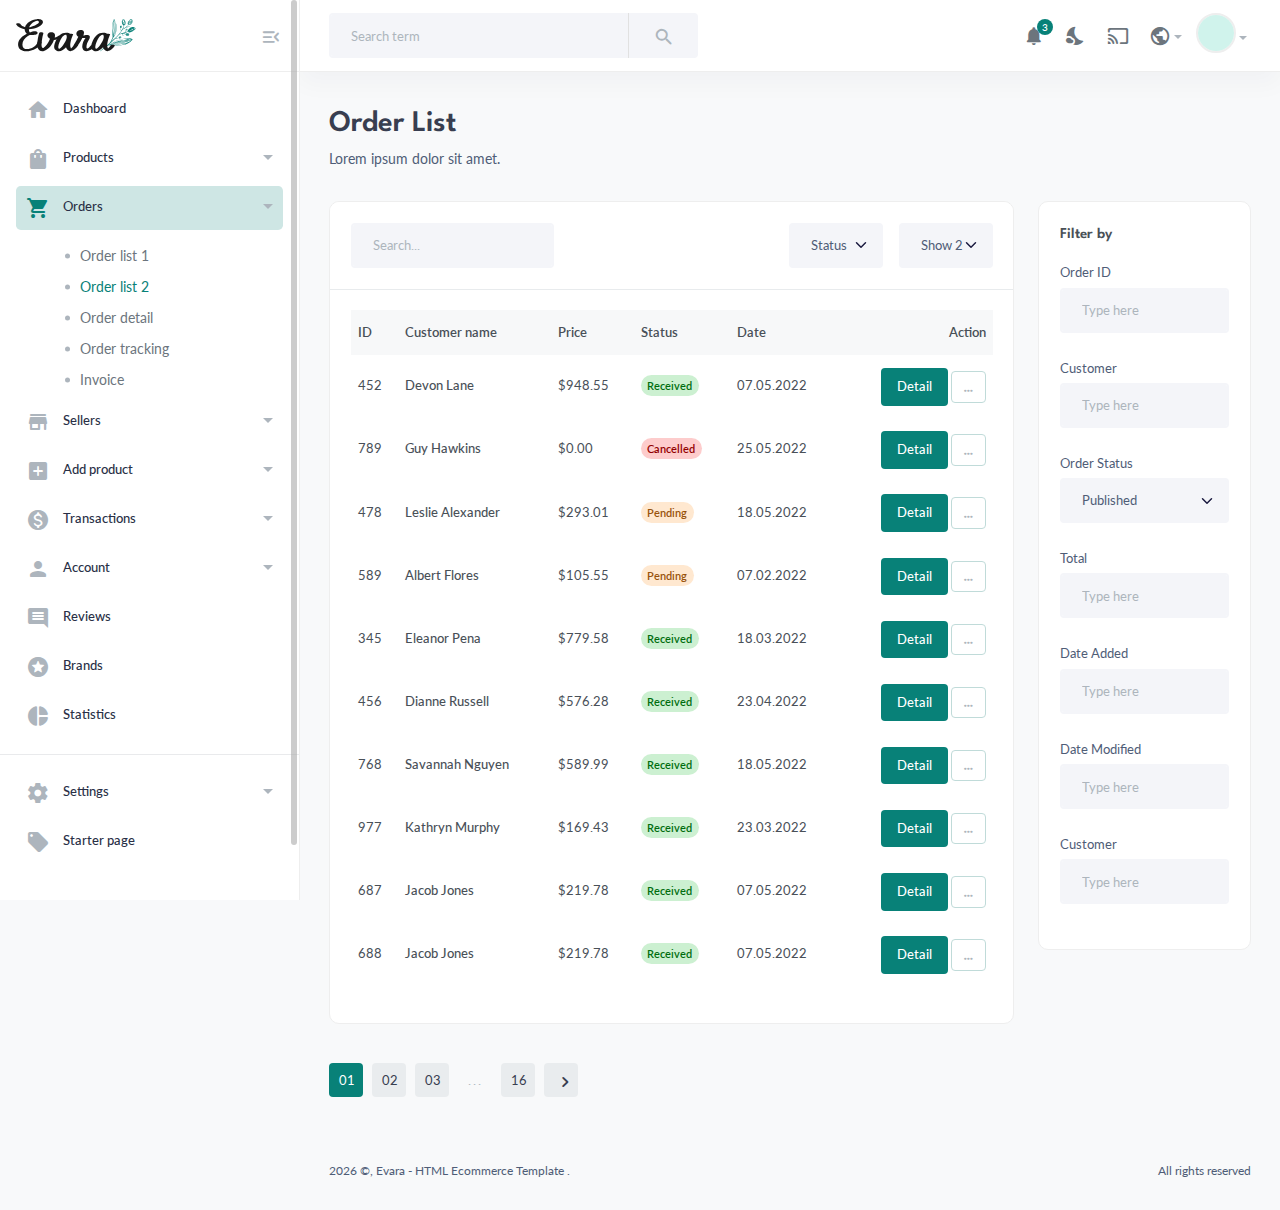
<file: AdminPage/page-orders-2.html>
<!DOCTYPE HTML>
<html lang="en">

<head>
    <meta charset="utf-8">
    <title>Evara Dashboard</title>
    <meta http-equiv="x-ua-compatible" content="ie=edge">
    <meta name="description" content="">
    <meta name="viewport" content="width=device-width, initial-scale=1">
    <meta property="og:title" content="">
    <meta property="og:type" content="">
    <meta property="og:url" content="">
    <meta property="og:image" content="">
    <!-- Favicon -->
    <link rel="shortcut icon" type="image/x-icon" href="assets/imgs/theme/favicon.svg">
    <!-- Template CSS -->
    <link href="assets/css/main.css" rel="stylesheet" type="text/css" />
</head>

<body>
    <div class="screen-overlay"></div>
    <aside class="navbar-aside" id="offcanvas_aside">
        <div class="aside-top">
            <a href="index.html" class="brand-wrap">
                <img src="assets/imgs/theme/logo.svg" class="logo" alt="Evara Dashboard">
            </a>
            <div>
                <button class="btn btn-icon btn-aside-minimize"> <i class="text-muted material-icons md-menu_open"></i> </button>
            </div>
        </div>
        <nav>
            <ul class="menu-aside">
                <li class="menu-item">
                    <a class="menu-link" href="index.html"> <i class="icon material-icons md-home"></i>
                        <span class="text">Dashboard</span>
                    </a>
                </li>
                <li class="menu-item has-submenu">
                    <a class="menu-link" href="page-products-list.html"> <i class="icon material-icons md-shopping_bag"></i>
                        <span class="text">Products</span>
                    </a>
                    <div class="submenu">
                        <a href="page-products-list.html">Product List</a>
                        <a href="page-products-grid.html">Product grid</a>
                        <a href="page-products-grid-2.html">Product grid 2</a>
                        <a href="page-categories.html">Categories</a>
                    </div>
                </li>
                <li class="menu-item has-submenu active">
                    <a class="menu-link" href="page-orders-1.html"> <i class="icon material-icons md-shopping_cart"></i>
                        <span class="text">Orders</span>
                    </a>
                    <div class="submenu">
                        <a href="page-orders-1.html">Order list 1</a>
                        <a href="page-orders-2.html" class="active">Order list 2</a>
                        <a href="page-orders-detail.html">Order detail</a>
                        <a href="page-orders-tracking.html">Order tracking</a>
<a href="page-invoice.html">Invoice</a>
                    </div>
                </li>
                <li class="menu-item has-submenu">
                    <a class="menu-link" href="page-sellers-cards.html"> <i class="icon material-icons md-store"></i>
                        <span class="text">Sellers</span>
                    </a>
                    <div class="submenu">
                        <a href="page-sellers-cards.html">Sellers cards</a>
                        <a href="page-sellers-list.html">Sellers list</a>
                        <a href="page-seller-detail.html">Seller profile</a>
                    </div>
                </li>
                <li class="menu-item has-submenu">
                    <a class="menu-link" href="page-form-product-1.html"> <i class="icon material-icons md-add_box"></i>
                        <span class="text">Add product</span>
                    </a>
                    <div class="submenu">
                        <a href="page-form-product-1.html">Add product 1</a>
                        <a href="page-form-product-2.html">Add product 2</a>
                        <a href="page-form-product-3.html">Add product 3</a>
                        <a href="page-form-product-4.html">Add product 4</a>
                    </div>
                </li>
                <li class="menu-item has-submenu">
                    <a class="menu-link" href="page-transactions-1.html"> <i class="icon material-icons md-monetization_on"></i>
                        <span class="text">Transactions</span>
                    </a>
                    <div class="submenu">
                        <a href="page-transactions-1.html">Transaction 1</a>
                        <a href="page-transactions-2.html">Transaction 2</a>
                        <a href="page-transactions-details.html">Transaction Details</a>
                    </div>
                </li>
                <li class="menu-item has-submenu">
                    <a class="menu-link" href="#"> <i class="icon material-icons md-person"></i>
                        <span class="text">Account</span>
                    </a>
                    <div class="submenu">
                        <a href="page-account-login.html">User login</a>
                        <a href="page-account-register.html">User registration</a>
                        <a href="page-error-404.html">Error 404</a>
                    </div>
                </li>
                <li class="menu-item">
                    <a class="menu-link" href="page-reviews.html"> <i class="icon material-icons md-comment"></i>
                        <span class="text">Reviews</span>
                    </a>
                </li>
                <li class="menu-item">
                    <a class="menu-link" href="page-brands.html"> <i class="icon material-icons md-stars"></i>
                        <span class="text">Brands</span> </a>
                </li>
                <li class="menu-item">
                    <a class="menu-link" disabled href="#"> <i class="icon material-icons md-pie_chart"></i>
                        <span class="text">Statistics</span>
                    </a>
                </li>
            </ul>
            <hr>
            <ul class="menu-aside">
                <li class="menu-item has-submenu">
                    <a class="menu-link" href="#"> <i class="icon material-icons md-settings"></i>
                        <span class="text">Settings</span>
                    </a>
                    <div class="submenu">
                        <a href="page-settings-1.html">Setting sample 1</a>
                        <a href="page-settings-2.html">Setting sample 2</a>
                    </div>
                </li>
                <li class="menu-item">
                    <a class="menu-link" href="page-blank.html"> <i class="icon material-icons md-local_offer"></i>
                        <span class="text"> Starter page </span>
                    </a>
                </li>
            </ul>
            <br>
            <br>
        </nav>
    </aside>
    <main class="main-wrap">
        <header class="main-header navbar">
            <div class="col-search">
                <form class="searchform">
                    <div class="input-group">
                        <input list="search_terms" type="text" class="form-control" placeholder="Search term">
                        <button class="btn btn-light bg" type="button"> <i class="material-icons md-search"></i></button>
                    </div>
                    <datalist id="search_terms">
                        <option value="Products">
                        <option value="New orders">
                        <option value="Apple iphone">
                        <option value="Ahmed Hassan">
                    </datalist>
                </form>
            </div>
            <div class="col-nav">
                <button class="btn btn-icon btn-mobile me-auto" data-trigger="#offcanvas_aside"> <i class="material-icons md-apps"></i> </button>
                <ul class="nav">
                    <li class="nav-item">
                        <a class="nav-link btn-icon" href="#">
                            <i class="material-icons md-notifications animation-shake"></i>
                            <span class="badge rounded-pill">3</span>
                        </a>
                    </li>
                    <li class="nav-item">
                        <a class="nav-link btn-icon darkmode" href="#"> <i class="material-icons md-nights_stay"></i> </a>
                    </li>
                    <li class="nav-item">
                        <a href="#" class="requestfullscreen nav-link btn-icon"><i class="material-icons md-cast"></i></a>
                    </li>
                    <li class="dropdown nav-item">
                        <a class="dropdown-toggle" data-bs-toggle="dropdown" href="#" id="dropdownLanguage" aria-expanded="false"><i class="material-icons md-public"></i></a>
                        <div class="dropdown-menu dropdown-menu-end" aria-labelledby="dropdownLanguage">
                            <a class="dropdown-item text-brand" href="#"><img src="assets/imgs/theme/flag-us.png" alt="English">English</a>
                            <a class="dropdown-item" href="#"><img src="assets/imgs/theme/flag-fr.png" alt="Français">Français</a>
                            <a class="dropdown-item" href="#"><img src="assets/imgs/theme/flag-jp.png" alt="Français">日本語</a>
                            <a class="dropdown-item" href="#"><img src="assets/imgs/theme/flag-cn.png" alt="Français">中国人</a>
                        </div>
                    </li>
                    <li class="dropdown nav-item">
                        <a class="dropdown-toggle" data-bs-toggle="dropdown" href="#" id="dropdownAccount" aria-expanded="false"> <img class="img-xs rounded-circle" src="assets/imgs/people/avatar2.jpg" alt="User"></a>
                        <div class="dropdown-menu dropdown-menu-end" aria-labelledby="dropdownAccount">
                            <a class="dropdown-item" href="#"><i class="material-icons md-perm_identity"></i>Edit Profile</a>
                            <a class="dropdown-item" href="#"><i class="material-icons md-settings"></i>Account Settings</a>
                            <a class="dropdown-item" href="#"><i class="material-icons md-account_balance_wallet"></i>Wallet</a>
                            <a class="dropdown-item" href="#"><i class="material-icons md-receipt"></i>Billing</a>
                            <a class="dropdown-item" href="#"><i class="material-icons md-help_outline"></i>Help center</a>
                            <div class="dropdown-divider"></div>
                            <a class="dropdown-item text-danger" href="#"><i class="material-icons md-exit_to_app"></i>Logout</a>
                        </div>
                    </li>
                </ul>
            </div>
        </header>
        <section class="content-main">
            <div class="content-header">
                <div>
                    <h2 class="content-title card-title">Order List </h2>
                    <p>Lorem ipsum dolor sit amet.</p>
                </div>
            </div>
            <div class="row">
                <div class="col-md-9">
                    <div class="card mb-4">
                        <header class="card-header">
                            <div class="row gx-3">
                                <div class="col-lg-4 col-md-6 me-auto">
                                    <input type="text" placeholder="Search..." class="form-control">
                                </div>
                                <div class="col-lg-2 col-md-3 col-6">
                                    <select class="form-select">
                                        <option>Status</option>
                                        <option>Active</option>
                                        <option>Disabled</option>
                                        <option>Show all</option>
                                    </select>
                                </div>
                                <div class="col-lg-2 col-md-3 col-6">
                                    <select class="form-select">
                                        <option>Show 20</option>
                                        <option>Show 30</option>
                                        <option>Show 40</option>
                                    </select>
                                </div>
                            </div>
                        </header> <!-- card-header end// -->
                        <div class="card-body">
                            <div class="table-responsive">
                                <table class="table table-hover">
                                    <thead>
                                        <tr>
                                            <th>ID</th>
                                            <th>Customer name</th>
                                            <th>Price</th>
                                            <th>Status</th>
                                            <th>Date</th>
                                            <th class="text-end"> Action </th>
                                        </tr>
                                    </thead>
                                    <tbody>
                                        <tr>
                                            <td>452</td>
                                            <td><b>Devon Lane</b></td>
                                            <td>$948.55</td>
                                            <td><span class="badge rounded-pill alert-success">Received</span></td>
                                            <td>07.05.2022</td>
                                            <td class="text-end">
                                                <a href="#" class="btn btn-md rounded font-sm">Detail</a>
                                                <div class="dropdown">
                                                    <a href="#" data-bs-toggle="dropdown" class="btn btn-light rounded btn-sm font-sm"> <i class="material-icons md-more_horiz"></i> </a>
                                                    <div class="dropdown-menu">
                                                        <a class="dropdown-item" href="#">View detail</a>
                                                        <a class="dropdown-item" href="#">Edit info</a>
                                                        <a class="dropdown-item text-danger" href="#">Delete</a>
                                                    </div>
                                                </div> <!-- dropdown //end -->
                                            </td>
                                        </tr>
                                        <tr>
                                            <td>789</td>
                                            <td><b>Guy Hawkins</b></td>
                                            <td>$0.00</td>
                                            <td><span class="badge rounded-pill alert-danger">Cancelled</span></td>
                                            <td>25.05.2022</td>
                                            <td class="text-end">
                                                <a href="#" class="btn btn-md rounded font-sm">Detail</a>
                                                <div class="dropdown">
                                                    <a href="#" data-bs-toggle="dropdown" class="btn btn-light rounded btn-sm font-sm"> <i class="material-icons md-more_horiz"></i> </a>
                                                    <div class="dropdown-menu">
                                                        <a class="dropdown-item" href="#">View detail</a>
                                                        <a class="dropdown-item" href="#">Edit info</a>
                                                        <a class="dropdown-item text-danger" href="#">Delete</a>
                                                    </div>
                                                </div> <!-- dropdown //end -->
                                            </td>
                                        </tr>
                                        <tr>
                                            <td>478</td>
                                            <td><b>Leslie Alexander</b></td>
                                            <td>$293.01</td>
                                            <td><span class="badge rounded-pill alert-warning">Pending</span></td>
                                            <td>18.05.2022</td>
                                            <td class="text-end">
                                                <a href="#" class="btn btn-md rounded font-sm">Detail</a>
                                                <div class="dropdown">
                                                    <a href="#" data-bs-toggle="dropdown" class="btn btn-light rounded btn-sm font-sm"> <i class="material-icons md-more_horiz"></i> </a>
                                                    <div class="dropdown-menu">
                                                        <a class="dropdown-item" href="#">View detail</a>
                                                        <a class="dropdown-item" href="#">Edit info</a>
                                                        <a class="dropdown-item text-danger" href="#">Delete</a>
                                                    </div>
                                                </div> <!-- dropdown //end -->
                                            </td>
                                        </tr>
                                        <tr>
                                            <td>589</td>
                                            <td><b>Albert Flores</b></td>
                                            <td>$105.55</td>
                                            <td><span class="badge rounded-pill alert-warning">Pending</span></td>
                                            <td>07.02.2022</td>
                                            <td class="text-end">
                                                <a href="#" class="btn btn-md rounded font-sm">Detail</a>
                                                <div class="dropdown">
                                                    <a href="#" data-bs-toggle="dropdown" class="btn btn-light rounded btn-sm font-sm"> <i class="material-icons md-more_horiz"></i> </a>
                                                    <div class="dropdown-menu">
                                                        <a class="dropdown-item" href="#">View detail</a>
                                                        <a class="dropdown-item" href="#">Edit info</a>
                                                        <a class="dropdown-item text-danger" href="#">Delete</a>
                                                    </div>
                                                </div> <!-- dropdown //end -->
                                            </td>
                                        </tr>
                                        <tr>
                                            <td>345</td>
                                            <td><b>Eleanor Pena</b></td>
                                            <td>$779.58</td>
                                            <td><span class="badge rounded-pill alert-success">Received</span></td>
                                            <td>18.03.2022</td>
                                            <td class="text-end">
                                                <a href="#" class="btn btn-md rounded font-sm">Detail</a>
                                                <div class="dropdown">
                                                    <a href="#" data-bs-toggle="dropdown" class="btn btn-light rounded btn-sm font-sm"> <i class="material-icons md-more_horiz"></i> </a>
                                                    <div class="dropdown-menu">
                                                        <a class="dropdown-item" href="#">View detail</a>
                                                        <a class="dropdown-item" href="#">Edit info</a>
                                                        <a class="dropdown-item text-danger" href="#">Delete</a>
                                                    </div>
                                                </div> <!-- dropdown //end -->
                                            </td>
                                        </tr>
                                        <tr>
                                            <td>456</td>
                                            <td><b>Dianne Russell</b></td>
                                            <td>$576.28</td>
                                            <td><span class="badge rounded-pill alert-success">Received</span></td>
                                            <td>23.04.2022</td>
                                            <td class="text-end">
                                                <a href="#" class="btn btn-md rounded font-sm">Detail</a>
                                                <div class="dropdown">
                                                    <a href="#" data-bs-toggle="dropdown" class="btn btn-light rounded btn-sm font-sm"> <i class="material-icons md-more_horiz"></i> </a>
                                                    <div class="dropdown-menu">
                                                        <a class="dropdown-item" href="#">View detail</a>
                                                        <a class="dropdown-item" href="#">Edit info</a>
                                                        <a class="dropdown-item text-danger" href="#">Delete</a>
                                                    </div>
                                                </div> <!-- dropdown //end -->
                                            </td>
                                        </tr>
                                        <tr>
                                            <td>768</td>
                                            <td><b>Savannah Nguyen</b></td>
                                            <td>$589.99</td>
                                            <td><span class="badge rounded-pill alert-success">Received</span></td>
                                            <td>18.05.2022</td>
                                            <td class="text-end">
                                                <a href="#" class="btn btn-md rounded font-sm">Detail</a>
                                                <div class="dropdown">
                                                    <a href="#" data-bs-toggle="dropdown" class="btn btn-light rounded btn-sm font-sm"> <i class="material-icons md-more_horiz"></i> </a>
                                                    <div class="dropdown-menu">
                                                        <a class="dropdown-item" href="#">View detail</a>
                                                        <a class="dropdown-item" href="#">Edit info</a>
                                                        <a class="dropdown-item text-danger" href="#">Delete</a>
                                                    </div>
                                                </div> <!-- dropdown //end -->
                                            </td>
                                        </tr>
                                        <tr>
                                            <td>977</td>
                                            <td><b>Kathryn Murphy</b></td>
                                            <td>$169.43</td>
                                            <td><span class="badge rounded-pill alert-success">Received</span></td>
                                            <td>23.03.2022</td>
                                            <td class="text-end">
                                                <a href="#" class="btn btn-md rounded font-sm">Detail</a>
                                                <div class="dropdown">
                                                    <a href="#" data-bs-toggle="dropdown" class="btn btn-light rounded btn-sm font-sm"> <i class="material-icons md-more_horiz"></i> </a>
                                                    <div class="dropdown-menu">
                                                        <a class="dropdown-item" href="#">View detail</a>
                                                        <a class="dropdown-item" href="#">Edit info</a>
                                                        <a class="dropdown-item text-danger" href="#">Delete</a>
                                                    </div>
                                                </div> <!-- dropdown //end -->
                                            </td>
                                        </tr>
                                        <tr>
                                            <td>687</td>
                                            <td><b>Jacob Jones</b></td>
                                            <td>$219.78</td>
                                            <td><span class="badge rounded-pill alert-success">Received</span></td>
                                            <td>07.05.2022</td>
                                            <td class="text-end">
                                                <a href="#" class="btn btn-md rounded font-sm">Detail</a>
                                                <div class="dropdown">
                                                    <a href="#" data-bs-toggle="dropdown" class="btn btn-light rounded btn-sm font-sm"> <i class="material-icons md-more_horiz"></i> </a>
                                                    <div class="dropdown-menu">
                                                        <a class="dropdown-item" href="#">View detail</a>
                                                        <a class="dropdown-item" href="#">Edit info</a>
                                                        <a class="dropdown-item text-danger" href="#">Delete</a>
                                                    </div>
                                                </div> <!-- dropdown //end -->
                                            </td>
                                        </tr>
                                        <tr>
                                            <td>688</td>
                                            <td><b>Jacob Jones</b></td>
                                            <td>$219.78</td>
                                            <td><span class="badge rounded-pill alert-success">Received</span></td>
                                            <td>07.05.2022</td>
                                            <td class="text-end">
                                                <a href="#" class="btn btn-md rounded font-sm">Detail</a>
                                                <div class="dropdown">
                                                    <a href="#" data-bs-toggle="dropdown" class="btn btn-light rounded btn-sm font-sm"> <i class="material-icons md-more_horiz"></i> </a>
                                                    <div class="dropdown-menu">
                                                        <a class="dropdown-item" href="#">View detail</a>
                                                        <a class="dropdown-item" href="#">Edit info</a>
                                                        <a class="dropdown-item text-danger" href="#">Delete</a>
                                                    </div>
                                                </div> <!-- dropdown //end -->
                                            </td>
                                        </tr>
                                    </tbody>
                                </table>
                            </div> <!-- table-responsive //end -->
                        </div> <!-- card-body end// -->
                    </div> <!-- card end// -->
                </div>
                <div class="col-md-3">
                    <div class="card mb-4">
                        <div class="card-body">
                            <h5 class="mb-3">Filter by</h5>
                            <form>
                                <div class="mb-4">
                                    <label for="order_id" class="form-label">Order ID</label>
                                    <input type="text" placeholder="Type here" class="form-control" id="order_id">
                                </div>
                                <div class="mb-4">
                                    <label for="order_customer" class="form-label">Customer</label>
                                    <input type="text" placeholder="Type here" class="form-control" id="order_customer">
                                </div>
                                <div class="mb-4">
                                    <label class="form-label">Order Status</label>
                                    <select class="form-select">
                                        <option>Published</option>
                                        <option>Draft</option>
                                    </select>
                                </div>
                                <div class="mb-4">
                                    <label for="order_total" class="form-label">Total</label>
                                    <input type="text" placeholder="Type here" class="form-control" id="order_total">
                                </div>
                                <div class="mb-4">
                                    <label for="order_created_date" class="form-label">Date Added</label>
                                    <input type="text" placeholder="Type here" class="form-control" id="order_created_date">
                                </div>
                                <div class="mb-4">
                                    <label for="order_modified_date" class="form-label">Date Modified</label>
                                    <input type="text" placeholder="Type here" class="form-control" id="order_modified_date">
                                </div>
                                <div class="mb-4">
                                    <label for="order_customer_1" class="form-label">Customer</label>
                                    <input type="text" placeholder="Type here" class="form-control" id="order_customer_1">
                                </div>
                            </form>
                        </div>
                    </div> <!-- card end// -->
                </div>
            </div>
            <div class="pagination-area mt-15 mb-50">
                <nav aria-label="Page navigation example">
                    <ul class="pagination justify-content-start">
                        <li class="page-item active"><a class="page-link" href="#">01</a></li>
                        <li class="page-item"><a class="page-link" href="#">02</a></li>
                        <li class="page-item"><a class="page-link" href="#">03</a></li>
                        <li class="page-item"><a class="page-link dot" href="#">...</a></li>
                        <li class="page-item"><a class="page-link" href="#">16</a></li>
                        <li class="page-item"><a class="page-link" href="#"><i class="material-icons md-chevron_right"></i></a></li>
                    </ul>
                </nav>
            </div>
        </section> <!-- content-main end// -->
        <footer class="main-footer font-xs">
            <div class="row pb-30 pt-15">
                <div class="col-sm-6">
                    <script>
                    document.write(new Date().getFullYear())
                    </script> ©, Evara - HTML Ecommerce Template .
                </div>
                <div class="col-sm-6">
                    <div class="text-sm-end">
                        All rights reserved
                    </div>
                </div>
            </div>
        </footer>
    </main>
    <script src="assets/js/vendors/jquery-3.6.0.min.js"></script>
    <script src="assets/js/vendors/bootstrap.bundle.min.js"></script>
    <script src="assets/js/vendors/select2.min.js"></script>
    <script src="assets/js/vendors/perfect-scrollbar.js"></script>
    <script src="assets/js/vendors/jquery.fullscreen.min.js"></script>
    <!-- Main Script -->
    <script src="assets/js/main.js" type="text/javascript"></script>
</body>

</html>
</file>
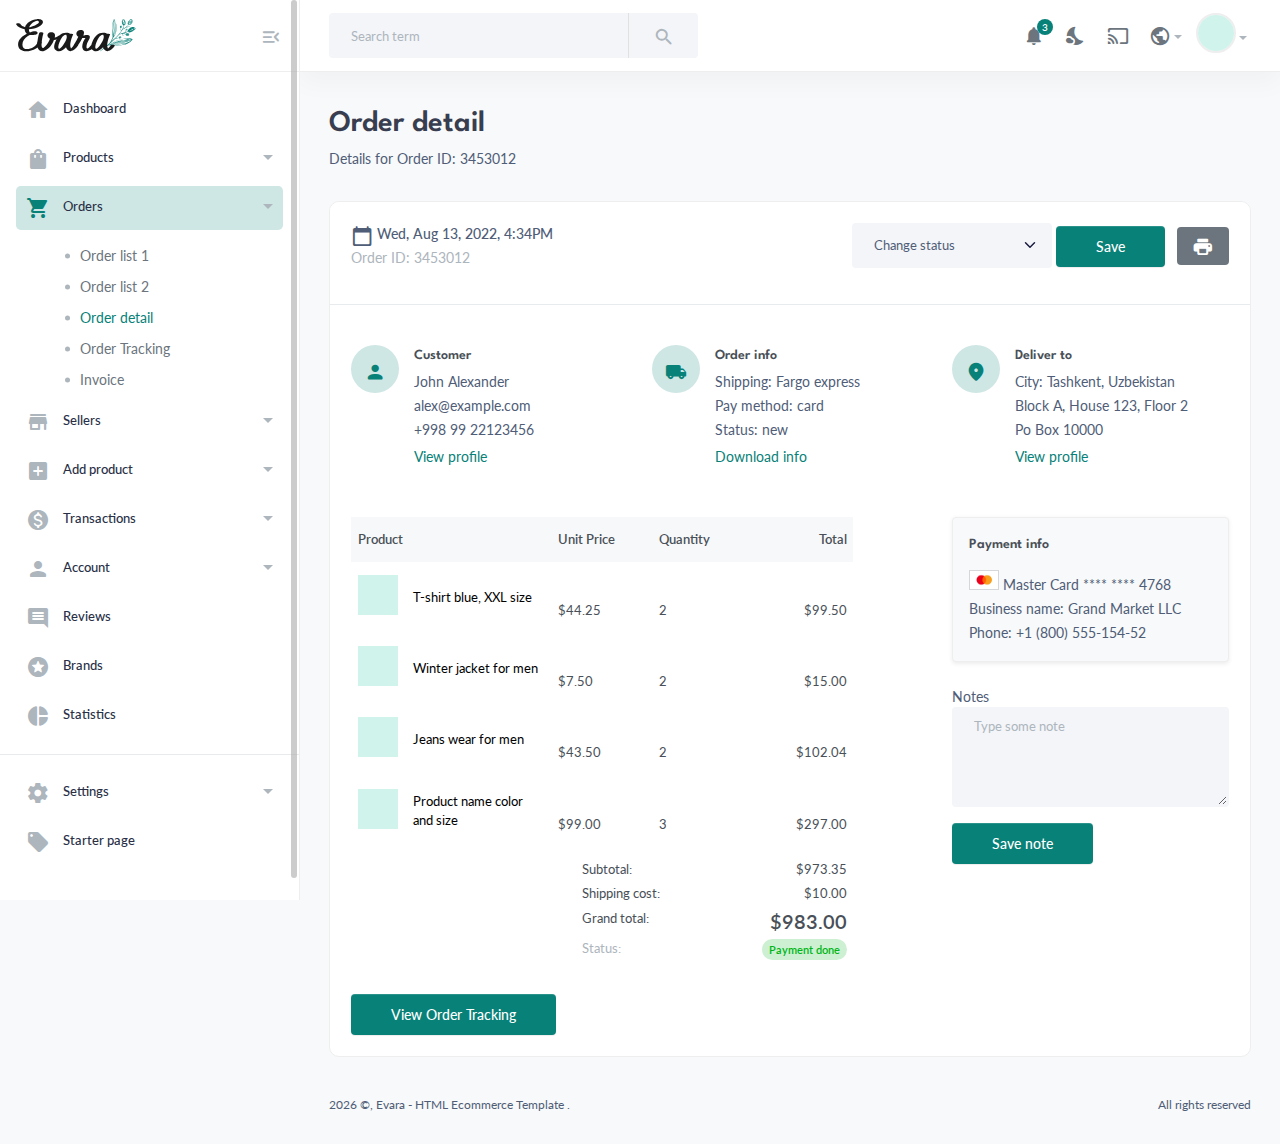
<file: AdminPage/page-orders-detail.html>
<!DOCTYPE HTML>
<html lang="en">

<head>
    <meta charset="utf-8">
    <title>Evara Dashboard</title>
    <meta http-equiv="x-ua-compatible" content="ie=edge">
    <meta name="description" content="">
    <meta name="viewport" content="width=device-width, initial-scale=1">
    <meta property="og:title" content="">
    <meta property="og:type" content="">
    <meta property="og:url" content="">
    <meta property="og:image" content="">
    <!-- Favicon -->
    <link rel="shortcut icon" type="image/x-icon" href="assets/imgs/theme/favicon.svg">
    <!-- Template CSS -->
    <link href="assets/css/main.css" rel="stylesheet" type="text/css" />
</head>

<body>
    <div class="screen-overlay"></div>
    <aside class="navbar-aside" id="offcanvas_aside">
        <div class="aside-top">
            <a href="index.html" class="brand-wrap">
                <img src="assets/imgs/theme/logo.svg" class="logo" alt="Evara Dashboard">
            </a>
            <div>
                <button class="btn btn-icon btn-aside-minimize"> <i class="text-muted material-icons md-menu_open"></i> </button>
            </div>
        </div>
        <nav>
            <ul class="menu-aside">
                <li class="menu-item">
                    <a class="menu-link" href="index.html"> <i class="icon material-icons md-home"></i>
                        <span class="text">Dashboard</span>
                    </a>
                </li>
                <li class="menu-item has-submenu">
                    <a class="menu-link" href="page-products-list.html"> <i class="icon material-icons md-shopping_bag"></i>
                        <span class="text">Products</span>
                    </a>
                    <div class="submenu">
                        <a href="page-products-list.html">Product List</a>
                        <a href="page-products-grid.html">Product grid</a>
                        <a href="page-products-grid-2.html">Product grid 2</a>
                        <a href="page-categories.html">Categories</a>
                    </div>
                </li>
                <li class="menu-item has-submenu active">
                    <a class="menu-link" href="page-orders-1.html"> <i class="icon material-icons md-shopping_cart"></i>
                        <span class="text">Orders</span>
                    </a>
                    <div class="submenu">
                        <a href="page-orders-1.html">Order list 1</a>
                        <a href="page-orders-2.html">Order list 2</a>
                        <a href="page-orders-detail.html" class="active">Order detail</a>
                        <a href="page-orders-tracking.html">Order Tracking</a>
                        <a href="page-invoice.html">Invoice</a>
                    </div>
                </li>
                <li class="menu-item has-submenu">
                    <a class="menu-link" href="page-sellers-cards.html"> <i class="icon material-icons md-store"></i>
                        <span class="text">Sellers</span>
                    </a>
                    <div class="submenu">
                        <a href="page-sellers-cards.html">Sellers cards</a>
                        <a href="page-sellers-list.html">Sellers list</a>
                        <a href="page-seller-detail.html">Seller profile</a>
                    </div>
                </li>
                <li class="menu-item has-submenu">
                    <a class="menu-link" href="page-form-product-1.html"> <i class="icon material-icons md-add_box"></i>
                        <span class="text">Add product</span>
                    </a>
                    <div class="submenu">
                        <a href="page-form-product-1.html">Add product 1</a>
                        <a href="page-form-product-2.html">Add product 2</a>
                        <a href="page-form-product-3.html">Add product 3</a>
                        <a href="page-form-product-4.html">Add product 4</a>
                    </div>
                </li>
                <li class="menu-item has-submenu">
                    <a class="menu-link" href="page-transactions-1.html"> <i class="icon material-icons md-monetization_on"></i>
                        <span class="text">Transactions</span>
                    </a>
                    <div class="submenu">
                        <a href="page-transactions-1.html">Transaction 1</a>
                        <a href="page-transactions-2.html">Transaction 2</a>
                        <a href="page-transactions-details.html">Transaction Details</a>
                    </div>
                </li>
                <li class="menu-item has-submenu">
                    <a class="menu-link" href="#"> <i class="icon material-icons md-person"></i>
                        <span class="text">Account</span>
                    </a>
                    <div class="submenu">
                        <a href="page-account-login.html">User login</a>
                        <a href="page-account-register.html">User registration</a>
                        <a href="page-error-404.html">Error 404</a>
                    </div>
                </li>
                <li class="menu-item">
                    <a class="menu-link" href="page-reviews.html"> <i class="icon material-icons md-comment"></i>
                        <span class="text">Reviews</span>
                    </a>
                </li>
                <li class="menu-item">
                    <a class="menu-link" href="page-brands.html"> <i class="icon material-icons md-stars"></i>
                        <span class="text">Brands</span> </a>
                </li>
                <li class="menu-item">
                    <a class="menu-link" disabled href="#"> <i class="icon material-icons md-pie_chart"></i>
                        <span class="text">Statistics</span>
                    </a>
                </li>
            </ul>
            <hr>
            <ul class="menu-aside">
                <li class="menu-item has-submenu">
                    <a class="menu-link" href="#"> <i class="icon material-icons md-settings"></i>
                        <span class="text">Settings</span>
                    </a>
                    <div class="submenu">
                        <a href="page-settings-1.html">Setting sample 1</a>
                        <a href="page-settings-2.html">Setting sample 2</a>
                    </div>
                </li>
                <li class="menu-item">
                    <a class="menu-link" href="page-blank.html"> <i class="icon material-icons md-local_offer"></i>
                        <span class="text"> Starter page </span>
                    </a>
                </li>
            </ul>
            <br>
            <br>
        </nav>
    </aside>
    <main class="main-wrap">
        <header class="main-header navbar">
            <div class="col-search">
                <form class="searchform">
                    <div class="input-group">
                        <input list="search_terms" type="text" class="form-control" placeholder="Search term">
                        <button class="btn btn-light bg" type="button"> <i class="material-icons md-search"></i></button>
                    </div>
                    <datalist id="search_terms">
                        <option value="Products">
                        <option value="New orders">
                        <option value="Apple iphone">
                        <option value="Ahmed Hassan">
                    </datalist>
                </form>
            </div>
            <div class="col-nav">
                <button class="btn btn-icon btn-mobile me-auto" data-trigger="#offcanvas_aside"> <i class="material-icons md-apps"></i> </button>
                <ul class="nav">
                    <li class="nav-item">
                        <a class="nav-link btn-icon" href="#">
                            <i class="material-icons md-notifications animation-shake"></i>
                            <span class="badge rounded-pill">3</span>
                        </a>
                    </li>
                    <li class="nav-item">
                        <a class="nav-link btn-icon darkmode" href="#"> <i class="material-icons md-nights_stay"></i> </a>
                    </li>
                    <li class="nav-item">
                        <a href="#" class="requestfullscreen nav-link btn-icon"><i class="material-icons md-cast"></i></a>
                    </li>
                    <li class="dropdown nav-item">
                        <a class="dropdown-toggle" data-bs-toggle="dropdown" href="#" id="dropdownLanguage" aria-expanded="false"><i class="material-icons md-public"></i></a>
                        <div class="dropdown-menu dropdown-menu-end" aria-labelledby="dropdownLanguage">
                            <a class="dropdown-item text-brand" href="#"><img src="assets/imgs/theme/flag-us.png" alt="English">English</a>
                            <a class="dropdown-item" href="#"><img src="assets/imgs/theme/flag-fr.png" alt="Français">Français</a>
                            <a class="dropdown-item" href="#"><img src="assets/imgs/theme/flag-jp.png" alt="Français">日本語</a>
                            <a class="dropdown-item" href="#"><img src="assets/imgs/theme/flag-cn.png" alt="Français">中国人</a>
                        </div>
                    </li>
                    <li class="dropdown nav-item">
                        <a class="dropdown-toggle" data-bs-toggle="dropdown" href="#" id="dropdownAccount" aria-expanded="false"> <img class="img-xs rounded-circle" src="assets/imgs/people/avatar2.jpg" alt="User"></a>
                        <div class="dropdown-menu dropdown-menu-end" aria-labelledby="dropdownAccount">
                            <a class="dropdown-item" href="#"><i class="material-icons md-perm_identity"></i>Edit Profile</a>
                            <a class="dropdown-item" href="#"><i class="material-icons md-settings"></i>Account Settings</a>
                            <a class="dropdown-item" href="#"><i class="material-icons md-account_balance_wallet"></i>Wallet</a>
                            <a class="dropdown-item" href="#"><i class="material-icons md-receipt"></i>Billing</a>
                            <a class="dropdown-item" href="#"><i class="material-icons md-help_outline"></i>Help center</a>
                            <div class="dropdown-divider"></div>
                            <a class="dropdown-item text-danger" href="#"><i class="material-icons md-exit_to_app"></i>Logout</a>
                        </div>
                    </li>
                </ul>
            </div>
        </header>
        <section class="content-main">
            <div class="content-header">
                <div>
                    <h2 class="content-title card-title">Order detail</h2>
                    <p>Details for Order ID: 3453012</p>
                </div>
            </div>
            <div class="card">
                <header class="card-header">
                    <div class="row align-items-center">
                        <div class="col-lg-6 col-md-6 mb-lg-0 mb-15">
                            <span>
                                <i class="material-icons md-calendar_today"></i> <b>Wed, Aug 13, 2022, 4:34PM</b>
                            </span> <br>
                            <small class="text-muted">Order ID: 3453012</small>
                        </div>
                        <div class="col-lg-6 col-md-6 ms-auto text-md-end">
                            <select class="form-select d-inline-block mb-lg-0 mb-15 mw-200">
                                <option>Change status</option>
                                <option>Awaiting payment</option>
                                <option>Confirmed</option>
                                <option>Shipped</option>
                                <option>Delivered</option>
                            </select>
                            <a class="btn btn-primary" href="#">Save</a>
                            <a class="btn btn-secondary print ms-2" href="#"><i class="icon material-icons md-print"></i></a>
                        </div>
                    </div>
                </header> <!-- card-header end// -->
                <div class="card-body">
                    <div class="row mb-50 mt-20 order-info-wrap">
                        <div class="col-md-4">
                            <article class="icontext align-items-start">
                                <span class="icon icon-sm rounded-circle bg-primary-light">
                                    <i class="text-primary material-icons md-person"></i>
                                </span>
                                <div class="text">
                                    <h6 class="mb-1">Customer</h6>
                                    <p class="mb-1">
                                        John Alexander <br> alex@example.com <br> +998 99 22123456
                                    </p>
                                    <a href="#">View profile</a>
                                </div>
                            </article>
                        </div> <!-- col// -->
                        <div class="col-md-4">
                            <article class="icontext align-items-start">
                                <span class="icon icon-sm rounded-circle bg-primary-light">
                                    <i class="text-primary material-icons md-local_shipping"></i>
                                </span>
                                <div class="text">
                                    <h6 class="mb-1">Order info</h6>
                                    <p class="mb-1">
                                        Shipping: Fargo express <br> Pay method: card <br> Status: new
                                    </p>
                                    <a href="#">Download info</a>
                                </div>
                            </article>
                        </div> <!-- col// -->
                        <div class="col-md-4">
                            <article class="icontext align-items-start">
                                <span class="icon icon-sm rounded-circle bg-primary-light">
                                    <i class="text-primary material-icons md-place"></i>
                                </span>
                                <div class="text">
                                    <h6 class="mb-1">Deliver to</h6>
                                    <p class="mb-1">
                                        City: Tashkent, Uzbekistan <br>Block A, House 123, Floor 2 <br> Po Box 10000
                                    </p>
                                    <a href="#">View profile</a>
                                </div>
                            </article>
                        </div> <!-- col// -->
                    </div> <!-- row // -->
                    <div class="row">
                        <div class="col-lg-7">
                            <div class="table-responsive">
                                <table class="table">
                                    <thead>
                                        <tr>
                                            <th width="40%">Product</th>
                                            <th width="20%">Unit Price</th>
                                            <th width="20%">Quantity</th>
                                            <th width="20%" class="text-end">Total</th>
                                        </tr>
                                    </thead>
                                    <tbody>
                                        <tr>
                                            <td>
                                                <a class="itemside" href="#">
                                                    <div class="left">
                                                        <img src="assets/imgs/items/1.jpg" width="40" height="40" class="img-xs" alt="Item">
                                                    </div>
                                                    <div class="info"> T-shirt blue, XXL size </div>
                                                </a>
                                            </td>
                                            <td> $44.25 </td>
                                            <td> 2 </td>
                                            <td class="text-end"> $99.50 </td>
                                        </tr>
                                        <tr>
                                            <td>
                                                <a class="itemside" href="#">
                                                    <div class="left">
                                                        <img src="assets/imgs/items/2.jpg" width="40" height="40" class="img-xs" alt="Item">
                                                    </div>
                                                    <div class="info"> Winter jacket for men </div>
                                                </a>
                                            </td>
                                            <td> $7.50 </td>
                                            <td> 2 </td>
                                            <td class="text-end"> $15.00 </td>
                                        </tr>
                                        <tr>
                                            <td>
                                                <a class="itemside" href="#">
                                                    <div class="left">
                                                        <img src="assets/imgs/items/3.jpg" width="40" height="40" class="img-xs" alt="Item">
                                                    </div>
                                                    <div class="info"> Jeans wear for men </div>
                                                </a>
                                            </td>
                                            <td> $43.50 </td>
                                            <td> 2 </td>
                                            <td class="text-end"> $102.04 </td>
                                        </tr>
                                        <tr>
                                            <td>
                                                <a class="itemside" href="#">
                                                    <div class="left">
                                                        <img src="assets/imgs/items/4.jpg" width="40" height="40" class="img-xs" alt="Item">
                                                    </div>
                                                    <div class="info"> Product name color and size </div>
                                                </a>
                                            </td>
                                            <td> $99.00 </td>
                                            <td> 3 </td>
                                            <td class="text-end"> $297.00 </td>
                                        </tr>
                                        <tr>
                                            <td colspan="4">
                                                <article class="float-end">
                                                    <dl class="dlist">
                                                        <dt>Subtotal:</dt>
                                                        <dd>$973.35</dd>
                                                    </dl>
                                                    <dl class="dlist">
                                                        <dt>Shipping cost:</dt>
                                                        <dd>$10.00</dd>
                                                    </dl>
                                                    <dl class="dlist">
                                                        <dt>Grand total:</dt>
                                                        <dd> <b class="h5">$983.00</b> </dd>
                                                    </dl>
                                                    <dl class="dlist">
                                                        <dt class="text-muted">Status:</dt>
                                                        <dd>
                                                            <span class="badge rounded-pill alert-success text-success">Payment done</span>
                                                        </dd>
                                                    </dl>
                                                </article>
                                            </td>
                                        </tr>
                                    </tbody>
                                </table>
                            </div> <!-- table-responsive// -->
                            <a class="btn btn-primary" href="page-orders-tracking.html">View Order Tracking</a>
                        </div> <!-- col// -->
                        <div class="col-lg-1"></div>
                        <div class="col-lg-4">
                            <div class="box shadow-sm bg-light">
                                <h6 class="mb-15">Payment info</h6>
                                <p>
                                    <img src="assets/imgs/card-brands/2.png" class="border" height="20"> Master Card **** **** 4768 <br>
                                    Business name: Grand Market LLC <br>
                                    Phone: +1 (800) 555-154-52
                                </p>
                            </div>
                            <div class="h-25 pt-4">
                                <div class="mb-3">
                                    <label>Notes</label>
                                    <textarea class="form-control" name="notes" id="notes" placeholder="Type some note"></textarea>
                                </div>
                                <button class="btn btn-primary">Save note</button>
                            </div>
                        </div> <!-- col// -->
                    </div>
                </div> <!-- card-body end// -->
            </div> <!-- card end// -->
        </section> <!-- content-main end// -->
        <footer class="main-footer font-xs">
            <div class="row pb-30 pt-15">
                <div class="col-sm-6">
                    <script>
                    document.write(new Date().getFullYear())
                    </script> ©, Evara - HTML Ecommerce Template .
                </div>
                <div class="col-sm-6">
                    <div class="text-sm-end">
                        All rights reserved
                    </div>
                </div>
            </div>
        </footer>
    </main>
    <script src="assets/js/vendors/jquery-3.6.0.min.js"></script>
    <script src="assets/js/vendors/bootstrap.bundle.min.js"></script>
    <script src="assets/js/vendors/select2.min.js"></script>
    <script src="assets/js/vendors/perfect-scrollbar.js"></script>
    <script src="assets/js/vendors/jquery.fullscreen.min.js"></script>
    <!-- Main Script -->
    <script src="assets/js/main.js" type="text/javascript"></script>
</body>

</html>
</file>
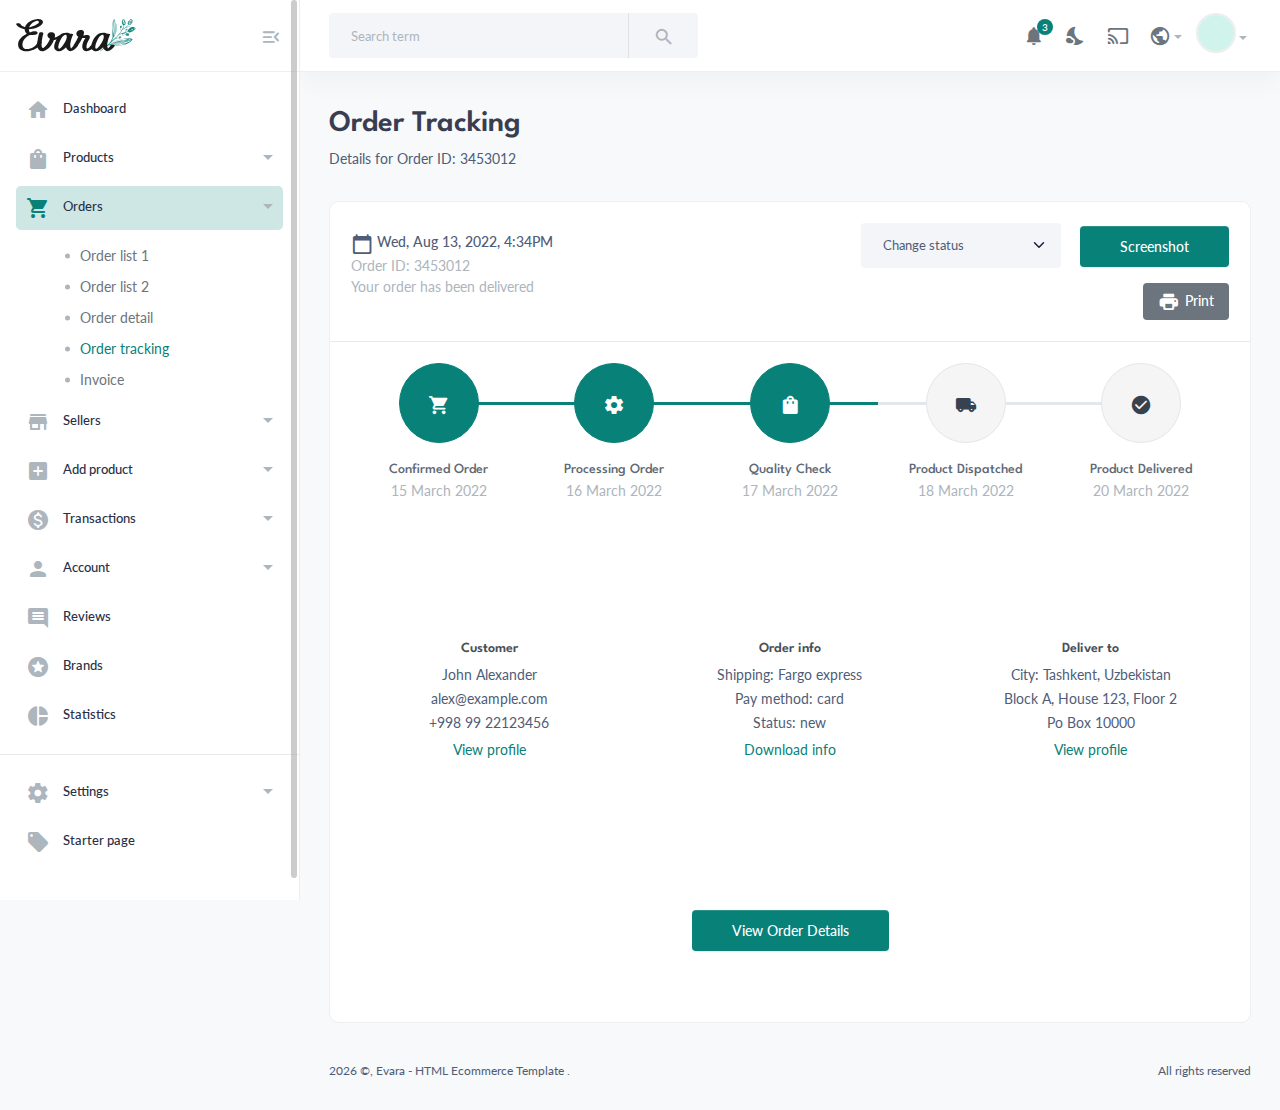
<file: AdminPage/page-orders-tracking.html>
<!DOCTYPE HTML>
<html lang="en">

<head>
    <meta charset="utf-8">
    <title>Evara Dashboard</title>
    <meta http-equiv="x-ua-compatible" content="ie=edge">
    <meta name="description" content="">
    <meta name="viewport" content="width=device-width, initial-scale=1">
    <meta property="og:title" content="">
    <meta property="og:type" content="">
    <meta property="og:url" content="">
    <meta property="og:image" content="">
    <!-- Favicon -->
    <link rel="shortcut icon" type="image/x-icon" href="assets/imgs/theme/favicon.svg">
    <!-- Template CSS -->
    <link href="assets/css/main.css" rel="stylesheet" type="text/css" />
</head>

<body>
    <div class="screen-overlay"></div>
    <aside class="navbar-aside" id="offcanvas_aside">
        <div class="aside-top">
            <a href="index.html" class="brand-wrap">
                <img src="assets/imgs/theme/logo.svg" class="logo" alt="Evara Dashboard">
            </a>
            <div>
                <button class="btn btn-icon btn-aside-minimize"> <i class="text-muted material-icons md-menu_open"></i> </button>
            </div>
        </div>
        <nav>
            <ul class="menu-aside">
                <li class="menu-item">
                    <a class="menu-link" href="index.html"> <i class="icon material-icons md-home"></i>
                        <span class="text">Dashboard</span>
                    </a>
                </li>
                <li class="menu-item has-submenu">
                    <a class="menu-link" href="page-products-list.html"> <i class="icon material-icons md-shopping_bag"></i>
                        <span class="text">Products</span>
                    </a>
                    <div class="submenu">
                        <a href="page-products-list.html">Product List</a>
                        <a href="page-products-grid.html">Product grid</a>
                        <a href="page-products-grid-2.html">Product grid 2</a>
                        <a href="page-categories.html">Categories</a>
                    </div>
                </li>
                <li class="menu-item has-submenu active">
                    <a class="menu-link" href="page-orders-1.html"> <i class="icon material-icons md-shopping_cart"></i>
                        <span class="text">Orders</span>
                    </a>
                    <div class="submenu">
                        <a href="page-orders-1.html">Order list 1</a>
                        <a href="page-orders-2.html">Order list 2</a>
                        <a href="page-orders-detail.html">Order detail</a>
                        <a href="page-orders-tracking.html" class="active">Order tracking</a>
                        <a href="page-invoice.html">Invoice</a>
                    </div>
                </li>
                <li class="menu-item has-submenu">
                    <a class="menu-link" href="page-sellers-cards.html"> <i class="icon material-icons md-store"></i>
                        <span class="text">Sellers</span>
                    </a>
                    <div class="submenu">
                        <a href="page-sellers-cards.html">Sellers cards</a>
                        <a href="page-sellers-list.html">Sellers list</a>
                        <a href="page-seller-detail.html">Seller profile</a>
                    </div>
                </li>
                <li class="menu-item has-submenu">
                    <a class="menu-link" href="page-form-product-1.html"> <i class="icon material-icons md-add_box"></i>
                        <span class="text">Add product</span>
                    </a>
                    <div class="submenu">
                        <a href="page-form-product-1.html">Add product 1</a>
                        <a href="page-form-product-2.html">Add product 2</a>
                        <a href="page-form-product-3.html">Add product 3</a>
                        <a href="page-form-product-4.html">Add product 4</a>
                    </div>
                </li>
                <li class="menu-item has-submenu">
                    <a class="menu-link" href="page-transactions-1.html"> <i class="icon material-icons md-monetization_on"></i>
                        <span class="text">Transactions</span>
                    </a>
                    <div class="submenu">
                        <a href="page-transactions-1.html">Transaction 1</a>
                        <a href="page-transactions-2.html">Transaction 2</a>
                        <a href="page-transactions-details.html">Transaction Details</a>
                    </div>
                </li>
                <li class="menu-item has-submenu">
                    <a class="menu-link" href="#"> <i class="icon material-icons md-person"></i>
                        <span class="text">Account</span>
                    </a>
                    <div class="submenu">
                        <a href="page-account-login.html">User login</a>
                        <a href="page-account-register.html">User registration</a>
                        <a href="page-error-404.html">Error 404</a>
                    </div>
                </li>
                <li class="menu-item">
                    <a class="menu-link" href="page-reviews.html"> <i class="icon material-icons md-comment"></i>
                        <span class="text">Reviews</span>
                    </a>
                </li>
                <li class="menu-item">
                    <a class="menu-link" href="page-brands.html"> <i class="icon material-icons md-stars"></i>
                        <span class="text">Brands</span> </a>
                </li>
                <li class="menu-item">
                    <a class="menu-link" disabled href="#"> <i class="icon material-icons md-pie_chart"></i>
                        <span class="text">Statistics</span>
                    </a>
                </li>
            </ul>
            <hr>
            <ul class="menu-aside">
                <li class="menu-item has-submenu">
                    <a class="menu-link" href="#"> <i class="icon material-icons md-settings"></i>
                        <span class="text">Settings</span>
                    </a>
                    <div class="submenu">
                        <a href="page-settings-1.html">Setting sample 1</a>
                        <a href="page-settings-2.html">Setting sample 2</a>
                    </div>
                </li>
                <li class="menu-item">
                    <a class="menu-link" href="page-blank.html"> <i class="icon material-icons md-local_offer"></i>
                        <span class="text"> Starter page </span>
                    </a>
                </li>
            </ul>
            <br>
            <br>
        </nav>
    </aside>
    <main class="main-wrap">
        <header class="main-header navbar">
            <div class="col-search">
                <form class="searchform">
                    <div class="input-group">
                        <input list="search_terms" type="text" class="form-control" placeholder="Search term">
                        <button class="btn btn-light bg" type="button"> <i class="material-icons md-search"></i></button>
                    </div>
                    <datalist id="search_terms">
                        <option value="Products">
                        <option value="New orders">
                        <option value="Apple iphone">
                        <option value="Ahmed Hassan">
                    </datalist>
                </form>
            </div>
            <div class="col-nav">
                <button class="btn btn-icon btn-mobile me-auto" data-trigger="#offcanvas_aside"> <i class="material-icons md-apps"></i> </button>
                <ul class="nav">
                    <li class="nav-item">
                        <a class="nav-link btn-icon" href="#">
                            <i class="material-icons md-notifications animation-shake"></i>
                            <span class="badge rounded-pill">3</span>
                        </a>
                    </li>
                    <li class="nav-item">
                        <a class="nav-link btn-icon darkmode" href="#"> <i class="material-icons md-nights_stay"></i> </a>
                    </li>
                    <li class="nav-item">
                        <a href="#" class="requestfullscreen nav-link btn-icon"><i class="material-icons md-cast"></i></a>
                    </li>
                    <li class="dropdown nav-item">
                        <a class="dropdown-toggle" data-bs-toggle="dropdown" href="#" id="dropdownLanguage" aria-expanded="false"><i class="material-icons md-public"></i></a>
                        <div class="dropdown-menu dropdown-menu-end" aria-labelledby="dropdownLanguage">
                            <a class="dropdown-item text-brand" href="#"><img src="assets/imgs/theme/flag-us.png" alt="English">English</a>
                            <a class="dropdown-item" href="#"><img src="assets/imgs/theme/flag-fr.png" alt="Français">Français</a>
                            <a class="dropdown-item" href="#"><img src="assets/imgs/theme/flag-jp.png" alt="Français">日本語</a>
                            <a class="dropdown-item" href="#"><img src="assets/imgs/theme/flag-cn.png" alt="Français">中国人</a>
                        </div>
                    </li>
                    <li class="dropdown nav-item">
                        <a class="dropdown-toggle" data-bs-toggle="dropdown" href="#" id="dropdownAccount" aria-expanded="false"> <img class="img-xs rounded-circle" src="assets/imgs/people/avatar2.jpg" alt="User"></a>
                        <div class="dropdown-menu dropdown-menu-end" aria-labelledby="dropdownAccount">
                            <a class="dropdown-item" href="#"><i class="material-icons md-perm_identity"></i>Edit Profile</a>
                            <a class="dropdown-item" href="#"><i class="material-icons md-settings"></i>Account Settings</a>
                            <a class="dropdown-item" href="#"><i class="material-icons md-account_balance_wallet"></i>Wallet</a>
                            <a class="dropdown-item" href="#"><i class="material-icons md-receipt"></i>Billing</a>
                            <a class="dropdown-item" href="#"><i class="material-icons md-help_outline"></i>Help center</a>
                            <div class="dropdown-divider"></div>
                            <a class="dropdown-item text-danger" href="#"><i class="material-icons md-exit_to_app"></i>Logout</a>
                        </div>
                    </li>
                </ul>
            </div>
        </header>
        <section class="content-main">
            <div class="content-header">
                <div>
                    <h2 class="content-title card-title">Order Tracking</h2>
                    <p>Details for Order ID: 3453012</p>
                </div>
            </div>
            <div class="card">
                <header class="card-header">
                    <div class="row align-items-center">
                        <div class="col-lg-6 col-md-6 mb-lg-0 mb-15">
                            <span>
                                <i class="material-icons md-calendar_today"></i> <b>Wed, Aug 13, 2022, 4:34PM</b>
                            </span> <br>
                            <small class="text-muted">Order ID: 3453012</small> <br>
                            <small class="text-muted">Your order has been delivered</small>
                        </div>
                        <div class="col-lg-6 col-md-6 ms-auto text-md-end">
                            <select class="form-select d-inline-block mb-lg-0 mb-15 mw-200 mr-15">
                                <option>Change status</option>
                                <option>Awaiting payment</option>
                                <option>Confirmed</option>
                                <option>Shipped</option>
                                <option>Delivered</option>
                            </select>
                            <a class="btn btn-primary" href="#">Screenshot</a>
                            <a class="btn btn-secondary print ms-2" href="#"><i class="icon material-icons md-print mr-5"></i>Print</a>
                        </div>
                    </div>
                </header> <!-- card-header end// -->
                <div class="card-body">
                    <div class="order-tracking mb-100">
                        <div class="steps d-flex flex-wrap flex-sm-nowrap justify-content-between">
                            <div class="step completed">
                                <div class="step-icon-wrap">
                                    <div class="step-icon"><i class="material-icons md-shopping_cart"></i></div>
                                </div>
                                <h4 class="step-title">Confirmed Order</h4>
                                <small class="text-muted text-sm">15 March 2022</small>
                            </div>
                            <div class="step completed">
                                <div class="step-icon-wrap">
                                    <div class="step-icon"><i class="material-icons md-settings"></i></div>
                                </div>
                                <h4 class="step-title">Processing Order</h4>
                                <small class="text-muted text-sm">16 March 2022</small>
                            </div>
                            <div class="step completed">
                                <div class="step-icon-wrap">
                                    <div class="step-icon"><i class="material-icons md-shopping_bag"></i></div>
                                </div>
                                <h4 class="step-title">Quality Check</h4>
                                <small class="text-muted text-sm">17 March 2022</small>
                            </div>
                            <div class="step">
                                <div class="step-icon-wrap">
                                    <div class="step-icon"><i class="material-icons md-local_shipping"></i></div>
                                </div>
                                <h4 class="step-title">Product Dispatched</h4>
                                <small class="text-muted text-sm">18 March 2022</small>
                            </div>
                            <div class="step">
                                <div class="step-icon-wrap">
                                    <div class="step-icon"><i class="material-icons md-check_circle"></i></div>
                                </div>
                                <h4 class="step-title">Product Delivered</h4>
                                <small class="text-muted text-sm">20 March 2022</small>
                            </div>
                        </div>
                    </div>
                    <div class="row mb-50 mt-20 order-info-wrap text-center">
                        <div class="col-md-4">
                            <article class="icontext align-items-start">                              
                                <div class="text">
                                    <h6 class="mb-1">Customer</h6>
                                    <p class="mb-1">
                                        John Alexander <br> alex@example.com <br> +998 99 22123456
                                    </p>
                                    <a href="#">View profile</a>
                                </div>
                            </article>
                        </div> <!-- col// -->
                        <div class="col-md-4">
                            <article class="icontext align-items-start">                              
                                <div class="text">
                                    <h6 class="mb-1">Order info</h6>
                                    <p class="mb-1">
                                        Shipping: Fargo express <br> Pay method: card <br> Status: new
                                    </p>
                                    <a href="#">Download info</a>
                                </div>
                            </article>
                        </div> <!-- col// -->
                        <div class="col-md-4">
                            <article class="icontext align-items-start">                              
                                <div class="text">
                                    <h6 class="mb-1">Deliver to</h6>
                                    <p class="mb-1">
                                        City: Tashkent, Uzbekistan <br>Block A, House 123, Floor 2 <br> Po Box 10000
                                    </p>
                                    <a href="#">View profile</a>
                                </div>
                            </article>
                        </div> <!-- col// -->
                    </div> <!-- row // -->
                   <div class="row">
                        <div class="text-center mt-100 mb-50">
                            <a class="btn btn-primary" href="page-orders-detail.html">View Order Details</a>
                        </div>
                   </div>
            </div> <!-- card end// -->
        </section> <!-- content-main end// -->
        <footer class="main-footer font-xs">
            <div class="row pb-30 pt-15">
                <div class="col-sm-6">
                    <script>
                    document.write(new Date().getFullYear())
                    </script> ©, Evara - HTML Ecommerce Template .
                </div>
                <div class="col-sm-6">
                    <div class="text-sm-end">
                        All rights reserved
                    </div>
                </div>
            </div>
        </footer>
    </main>
    <script src="assets/js/vendors/jquery-3.6.0.min.js"></script>
    <script src="assets/js/vendors/bootstrap.bundle.min.js"></script>
    <script src="assets/js/vendors/select2.min.js"></script>
    <script src="assets/js/vendors/perfect-scrollbar.js"></script>
    <script src="assets/js/vendors/jquery.fullscreen.min.js"></script>
    <!-- Main Script -->
    <script src="assets/js/main.js" type="text/javascript"></script>
</body>

</html>
</file>
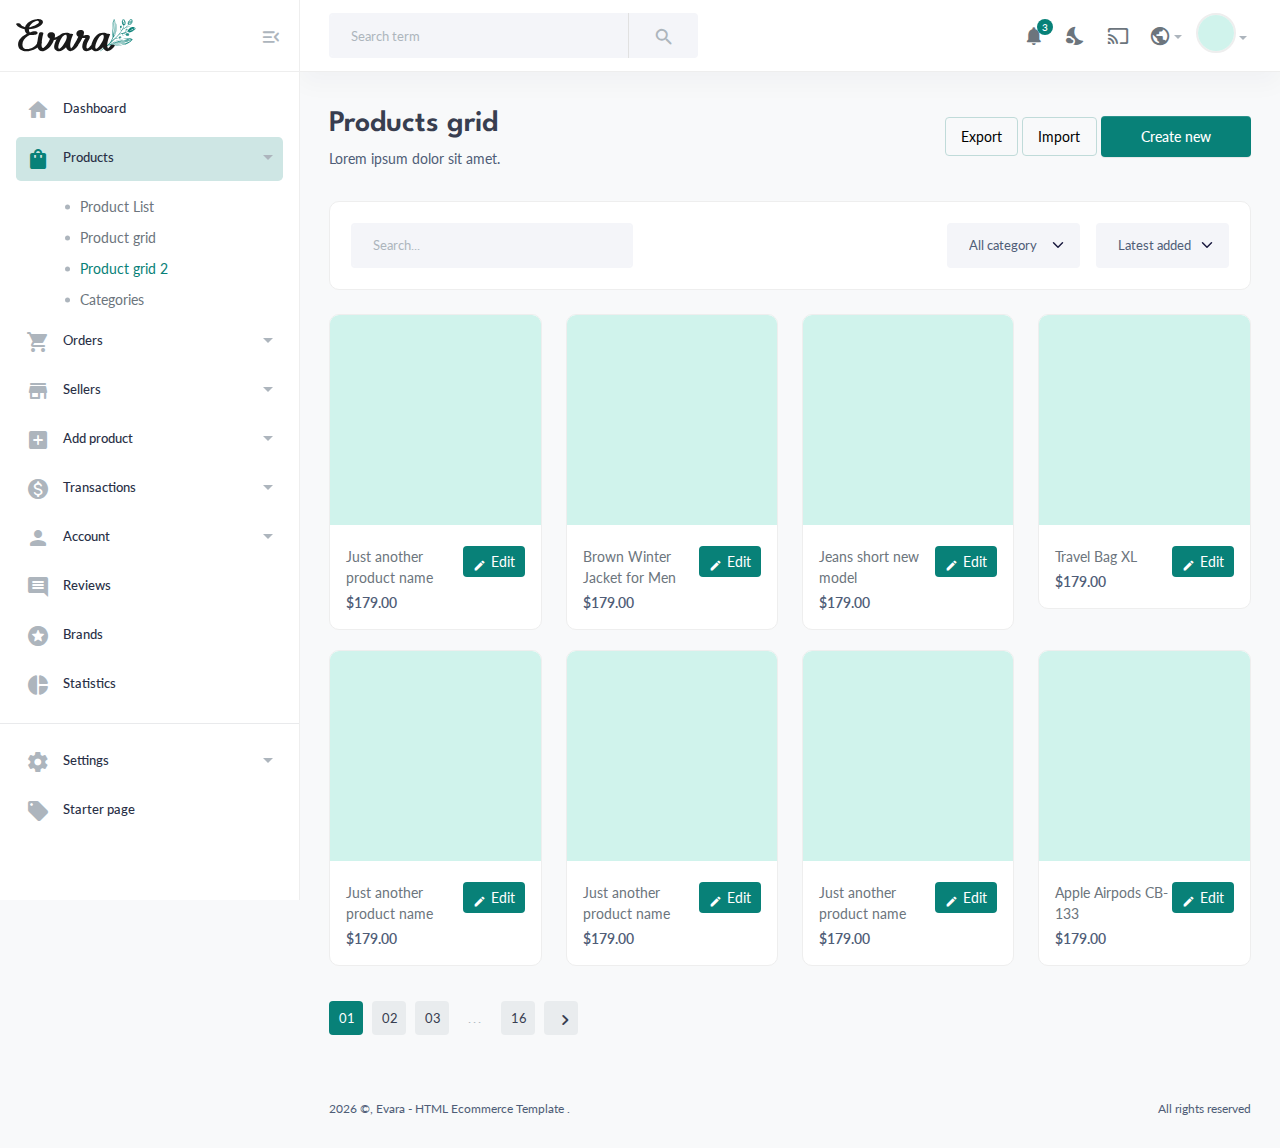
<file: AdminPage/page-products-grid-2.html>
<!DOCTYPE HTML>
<html lang="en">

<head>
    <meta charset="utf-8">
    <title>Evara Dashboard</title>
    <meta http-equiv="x-ua-compatible" content="ie=edge">
    <meta name="description" content="">
    <meta name="viewport" content="width=device-width, initial-scale=1">
    <meta property="og:title" content="">
    <meta property="og:type" content="">
    <meta property="og:url" content="">
    <meta property="og:image" content="">
    <!-- Favicon -->
    <link rel="shortcut icon" type="image/x-icon" href="assets/imgs/theme/favicon.svg">
    <!-- Template CSS -->
    <link href="assets/css/main.css" rel="stylesheet" type="text/css" />
</head>

<body>
    <div class="screen-overlay"></div>
    <aside class="navbar-aside" id="offcanvas_aside">
        <div class="aside-top">
            <a href="index.html" class="brand-wrap">
                <img src="assets/imgs/theme/logo.svg" class="logo" alt="Evara Dashboard">
            </a>
            <div>
                <button class="btn btn-icon btn-aside-minimize"> <i class="text-muted material-icons md-menu_open"></i> </button>
            </div>
        </div>
        <nav>
            <ul class="menu-aside">
                <li class="menu-item">
                    <a class="menu-link" href="index.html"> <i class="icon material-icons md-home"></i>
                        <span class="text">Dashboard</span>
                    </a>
                </li>
                <li class="menu-item has-submenu active">
                    <a class="menu-link" href="page-products-list.html"> <i class="icon material-icons md-shopping_bag"></i>
                        <span class="text">Products</span>
                    </a>
                    <div class="submenu">
                        <a href="page-products-list.html">Product List</a>
                        <a href="page-products-grid.html">Product grid</a>
                        <a href="page-products-grid-2.html" class="active">Product grid 2</a>
                        <a href="page-categories.html">Categories</a>
                    </div>
                </li>
                <li class="menu-item has-submenu ">
                    <a class="menu-link" href="page-orders-1.html"> <i class="icon material-icons md-shopping_cart"></i>
                        <span class="text">Orders</span>
                    </a>
                    <div class="submenu">
                        <a href="page-orders-1.html">Order list 1</a>
                        <a href="page-orders-2.html">Order list 2</a>
                        <a href="page-orders-detail.html">Order detail</a>
                        <a href="page-orders-tracking.html">Order tracking</a>
<a href="page-invoice.html">Invoice</a>
                    </div>
                </li>
                <li class="menu-item has-submenu">
                    <a class="menu-link" href="page-sellers-cards.html"> <i class="icon material-icons md-store"></i>
                        <span class="text">Sellers</span>
                    </a>
                    <div class="submenu">
                        <a href="page-sellers-cards.html">Sellers cards</a>
                        <a href="page-sellers-list.html">Sellers list</a>
                        <a href="page-seller-detail.html">Seller profile</a>
                    </div>
                </li>
                <li class="menu-item has-submenu">
                    <a class="menu-link" href="page-form-product-1.html"> <i class="icon material-icons md-add_box"></i>
                        <span class="text">Add product</span>
                    </a>
                    <div class="submenu">
                        <a href="page-form-product-1.html">Add product 1</a>
                        <a href="page-form-product-2.html">Add product 2</a>
                        <a href="page-form-product-3.html">Add product 3</a>
                        <a href="page-form-product-4.html">Add product 4</a>
                    </div>
                </li>
                <li class="menu-item has-submenu">
                    <a class="menu-link" href="page-transactions-1.html"> <i class="icon material-icons md-monetization_on"></i>
                        <span class="text">Transactions</span>
                    </a>
                    <div class="submenu">
                        <a href="page-transactions-1.html">Transaction 1</a>
                        <a href="page-transactions-2.html">Transaction 2</a>
                        <a href="page-transactions-details.html">Transaction Details</a>
                    </div>
                </li>
                <li class="menu-item has-submenu">
                    <a class="menu-link" href="#"> <i class="icon material-icons md-person"></i>
                        <span class="text">Account</span>
                    </a>
                    <div class="submenu">
                        <a href="page-account-login.html">User login</a>
                        <a href="page-account-register.html">User registration</a>
                        <a href="page-error-404.html">Error 404</a>
                    </div>
                </li>
                <li class="menu-item">
                    <a class="menu-link" href="page-reviews.html"> <i class="icon material-icons md-comment"></i>
                        <span class="text">Reviews</span>
                    </a>
                </li>
                <li class="menu-item">
                    <a class="menu-link" href="page-brands.html"> <i class="icon material-icons md-stars"></i>
                        <span class="text">Brands</span> </a>
                </li>
                <li class="menu-item">
                    <a class="menu-link" disabled href="#"> <i class="icon material-icons md-pie_chart"></i>
                        <span class="text">Statistics</span>
                    </a>
                </li>
            </ul>
            <hr>
            <ul class="menu-aside">
                <li class="menu-item has-submenu">
                    <a class="menu-link" href="#"> <i class="icon material-icons md-settings"></i>
                        <span class="text">Settings</span>
                    </a>
                    <div class="submenu">
                        <a href="page-settings-1.html">Setting sample 1</a>
                        <a href="page-settings-2.html">Setting sample 2</a>
                    </div>
                </li>
                <li class="menu-item">
                    <a class="menu-link" href="page-blank.html"> <i class="icon material-icons md-local_offer"></i>
                        <span class="text"> Starter page </span>
                    </a>
                </li>
            </ul>
            <br>
            <br>
        </nav>
    </aside>
    <main class="main-wrap">
        <header class="main-header navbar">
            <div class="col-search">
                <form class="searchform">
                    <div class="input-group">
                        <input list="search_terms" type="text" class="form-control" placeholder="Search term">
                        <button class="btn btn-light bg" type="button"> <i class="material-icons md-search"></i></button>
                    </div>
                    <datalist id="search_terms">
                        <option value="Products">
                        <option value="New orders">
                        <option value="Apple iphone">
                        <option value="Ahmed Hassan">
                    </datalist>
                </form>
            </div>
            <div class="col-nav">
                <button class="btn btn-icon btn-mobile me-auto" data-trigger="#offcanvas_aside"> <i class="material-icons md-apps"></i> </button>
                <ul class="nav">
                    <li class="nav-item">
                        <a class="nav-link btn-icon" href="#">
                            <i class="material-icons md-notifications animation-shake"></i>
                            <span class="badge rounded-pill">3</span>
                        </a>
                    </li>
                    <li class="nav-item">
                        <a class="nav-link btn-icon darkmode" href="#"> <i class="material-icons md-nights_stay"></i> </a>
                    </li>
                    <li class="nav-item">
                        <a href="#" class="requestfullscreen nav-link btn-icon"><i class="material-icons md-cast"></i></a>
                    </li>
                    <li class="dropdown nav-item">
                        <a class="dropdown-toggle" data-bs-toggle="dropdown" href="#" id="dropdownLanguage" aria-expanded="false"><i class="material-icons md-public"></i></a>
                        <div class="dropdown-menu dropdown-menu-end" aria-labelledby="dropdownLanguage">
                            <a class="dropdown-item text-brand" href="#"><img src="assets/imgs/theme/flag-us.png" alt="English">English</a>
                            <a class="dropdown-item" href="#"><img src="assets/imgs/theme/flag-fr.png" alt="Français">Français</a>
                            <a class="dropdown-item" href="#"><img src="assets/imgs/theme/flag-jp.png" alt="Français">日本語</a>
                            <a class="dropdown-item" href="#"><img src="assets/imgs/theme/flag-cn.png" alt="Français">中国人</a>
                        </div>
                    </li>
                    <li class="dropdown nav-item">
                        <a class="dropdown-toggle" data-bs-toggle="dropdown" href="#" id="dropdownAccount" aria-expanded="false"> <img class="img-xs rounded-circle" src="assets/imgs/people/avatar2.jpg" alt="User"></a>
                        <div class="dropdown-menu dropdown-menu-end" aria-labelledby="dropdownAccount">
                            <a class="dropdown-item" href="#"><i class="material-icons md-perm_identity"></i>Edit Profile</a>
                            <a class="dropdown-item" href="#"><i class="material-icons md-settings"></i>Account Settings</a>
                            <a class="dropdown-item" href="#"><i class="material-icons md-account_balance_wallet"></i>Wallet</a>
                            <a class="dropdown-item" href="#"><i class="material-icons md-receipt"></i>Billing</a>
                            <a class="dropdown-item" href="#"><i class="material-icons md-help_outline"></i>Help center</a>
                            <div class="dropdown-divider"></div>
                            <a class="dropdown-item text-danger" href="#"><i class="material-icons md-exit_to_app"></i>Logout</a>
                        </div>
                    </li>
                </ul>
            </div>
        </header>
        <section class="content-main">
            <div class="content-header">
                <div>
                    <h2 class="content-title card-title">Products grid</h2>
                    <p>Lorem ipsum dolor sit amet.</p>
                </div>
                <div>
                    <a href="#" class="btn btn-light rounded font-md">Export</a>
                    <a href="#" class="btn btn-light rounded  font-md">Import</a>
                    <a href="#" class="btn btn-primary btn-sm rounded">Create new</a>
                </div>
            </div>
            <header class="card card-body mb-4">
                <div class="row gx-3">
                    <div class="col-lg-4 col-md-6 me-auto">
                        <input type="text" placeholder="Search..." class="form-control">
                    </div>
                    <div class="col-lg-2 col-6 col-md-3">
                        <select class="form-select">
                            <option>All category</option>
                            <option>Electronics</option>
                            <option>Clothings</option>
                            <option>Something else</option>
                        </select>
                    </div>
                    <div class="col-lg-2 col-6 col-md-3">
                        <select class="form-select">
                            <option>Latest added</option>
                            <option>Cheap first</option>
                            <option>Most viewed</option>
                        </select>
                    </div>
                </div>
            </header> <!-- card-header end// -->
            <div class="row">
                <div class="col-xl-3 col-lg-4 col-md-6">
                    <div class="card card-product-grid">
                        <a href="#" class="img-wrap"> <img src="assets/imgs/items/1.jpg" alt="Product"> </a>
                        <div class="info-wrap">
                            <div class="dropdown float-end">
                                <a href="#" class="btn btn-sm btn-brand rounded">
                                    <i class="material-icons md-edit mr-5"></i>Edit
                                </a>
                                <div class="dropdown-menu dropdown-menu-end">
                                    <a class="dropdown-item" href="#">Edit info</a>
                                    <a class="dropdown-item text-danger" href="#">Delete</a>
                                </div>
                            </div>
                            <a href="#" class="title">Just another product name</a>
                            <div class="price mt-1">$179.00</div> <!-- price-wrap.// -->
                        </div>
                    </div> <!-- card-product  end// -->
                </div> <!-- col.// -->
                <div class="col-xl-3 col-lg-4 col-md-6">
                    <div class="card card-product-grid">
                        <a href="#" class="img-wrap"> <img src="assets/imgs/items/2.jpg" alt="Product"> </a>
                        <div class="info-wrap">
                            <div class="dropdown float-end">
                                <a href="#" class="btn btn-sm btn-brand rounded">
                                    <i class="material-icons md-edit mr-5"></i>Edit
                                </a>
                                <div class="dropdown-menu dropdown-menu-end">
                                    <a class="dropdown-item" href="#">Edit info</a>
                                    <a class="dropdown-item text-danger" href="#">Delete</a>
                                </div>
                            </div>
                            <a href="#" class="title">Brown Winter Jacket for Men</a>
                            <div class="price mt-1">$179.00</div> <!-- price-wrap.// -->
                        </div>
                    </div> <!-- card-product  end// -->
                </div> <!-- col.// -->
                <div class="col-xl-3 col-lg-4 col-md-6">
                    <div class="card card-product-grid">
                        <a href="#" class="img-wrap"> <img src="assets/imgs/items/3.jpg" alt="Product"> </a>
                        <div class="info-wrap">
                            <div class="dropdown float-end">
                                <a href="#" class="btn btn-sm btn-brand rounded">
                                    <i class="material-icons md-edit mr-5"></i>Edit
                                </a>
                                <div class="dropdown-menu dropdown-menu-end">
                                    <a class="dropdown-item" href="#">Edit info</a>
                                    <a class="dropdown-item text-danger" href="#">Delete</a>
                                </div>
                            </div>
                            <a href="#" class="title">Jeans short new model</a>
                            <div class="price mt-1">$179.00</div> <!-- price-wrap.// -->
                        </div>
                    </div> <!-- card-product  end// -->
                </div> <!-- col.// -->
                <div class="col-xl-3 col-lg-4 col-md-6">
                    <div class="card card-product-grid">
                        <a href="#" class="img-wrap"> <img src="assets/imgs/items/4.jpg" alt="Product"> </a>
                        <div class="info-wrap">
                            <div class="dropdown float-end">
                                <a href="#" class="btn btn-sm btn-brand rounded">
                                    <i class="material-icons md-edit mr-5"></i>Edit
                                </a>
                                <div class="dropdown-menu dropdown-menu-end">
                                    <a class="dropdown-item" href="#">Edit info</a>
                                    <a class="dropdown-item text-danger" href="#">Delete</a>
                                </div>
                            </div>
                            <a href="#" class="title">Travel Bag XL</a>
                            <div class="price mt-1">$179.00</div> <!-- price-wrap.// -->
                        </div>
                    </div> <!-- card-product  end// -->
                </div> <!-- col.// -->
                <div class="col-xl-3 col-lg-4 col-md-6">
                    <div class="card card-product-grid">
                        <a href="#" class="img-wrap"> <img src="assets/imgs/items/5.jpg" alt="Product"> </a>
                        <div class="info-wrap">
                            <div class="dropdown float-end">
                                <a href="#" class="btn btn-sm btn-brand rounded">
                                    <i class="material-icons md-edit mr-5"></i>Edit
                                </a>
                                <div class="dropdown-menu dropdown-menu-end">
                                    <a class="dropdown-item" href="#">Edit info</a>
                                    <a class="dropdown-item text-danger" href="#">Delete</a>
                                </div>
                            </div>
                            <a href="#" class="title">Just another product name</a>
                            <div class="price mt-1">$179.00</div> <!-- price-wrap.// -->
                        </div>
                    </div> <!-- card-product  end// -->
                </div> <!-- col.// -->
                <div class="col-xl-3 col-lg-4 col-md-6">
                    <div class="card card-product-grid">
                        <a href="#" class="img-wrap"> <img src="assets/imgs/items/6.jpg" alt="Product"> </a>
                        <div class="info-wrap">
                            <div class="dropdown float-end">
                                <a href="#" class="btn btn-sm btn-brand rounded">
                                    <i class="material-icons md-edit mr-5"></i>Edit
                                </a>
                                <div class="dropdown-menu dropdown-menu-end">
                                    <a class="dropdown-item" href="#">Edit info</a>
                                    <a class="dropdown-item text-danger" href="#">Delete</a>
                                </div>
                            </div>
                            <a href="#" class="title">Just another product name</a>
                            <div class="price mt-1">$179.00</div> <!-- price-wrap.// -->
                        </div>
                    </div> <!-- card-product  end// -->
                </div> <!-- col.// -->
                <div class="col-xl-3 col-lg-4 col-md-6">
                    <div class="card card-product-grid">
                        <a href="#" class="img-wrap"> <img src="assets/imgs/items/7.jpg" alt="Product"> </a>
                        <div class="info-wrap">
                            <div class="dropdown float-end">
                                <a href="#" class="btn btn-sm btn-brand rounded">
                                    <i class="material-icons md-edit mr-5"></i>Edit
                                </a>
                                <div class="dropdown-menu dropdown-menu-end">
                                    <a class="dropdown-item" href="#">Edit info</a>
                                    <a class="dropdown-item text-danger" href="#">Delete</a>
                                </div>
                            </div>
                            <a href="#" class="title">Just another product name</a>
                            <div class="price mt-1">$179.00</div> <!-- price-wrap.// -->
                        </div>
                    </div> <!-- card-product  end// -->
                </div> <!-- col.// -->
                <div class="col-xl-3 col-lg-4 col-md-6">
                    <div class="card card-product-grid">
                        <a href="#" class="img-wrap"> <img src="assets/imgs/items/8.jpg" alt="Product"> </a>
                        <div class="info-wrap">
                            <div class="dropdown float-end">
                                <a href="#" class="btn btn-sm btn-brand rounded">
                                    <i class="material-icons md-edit mr-5"></i>Edit
                                </a>
                                <div class="dropdown-menu dropdown-menu-end">
                                    <a class="dropdown-item" href="#">Edit info</a>
                                    <a class="dropdown-item text-danger" href="#">Delete</a>
                                </div>
                            </div>
                            <a href="#" class="title">Apple Airpods CB-133</a>
                            <div class="price mt-1">$179.00</div> <!-- price-wrap.// -->
                        </div>
                    </div> <!-- card-product  end// -->
                </div> <!-- col.// -->
            </div> <!-- row.// -->
            <div class="pagination-area mt-15 mb-50">
                <nav aria-label="Page navigation example">
                    <ul class="pagination justify-content-start">
                        <li class="page-item active"><a class="page-link" href="#">01</a></li>
                        <li class="page-item"><a class="page-link" href="#">02</a></li>
                        <li class="page-item"><a class="page-link" href="#">03</a></li>
                        <li class="page-item"><a class="page-link dot" href="#">...</a></li>
                        <li class="page-item"><a class="page-link" href="#">16</a></li>
                        <li class="page-item"><a class="page-link" href="#"><i class="material-icons md-chevron_right"></i></a></li>
                    </ul>
                </nav>
            </div>
        </section> <!-- content-main end// -->
        <footer class="main-footer font-xs">
            <div class="row pb-30 pt-15">
                <div class="col-sm-6">
                    <script>
                    document.write(new Date().getFullYear())
                    </script> ©, Evara - HTML Ecommerce Template .
                </div>
                <div class="col-sm-6">
                    <div class="text-sm-end">
                        All rights reserved
                    </div>
                </div>
            </div>
        </footer>
    </main>
    <script src="assets/js/vendors/jquery-3.6.0.min.js"></script>
    <script src="assets/js/vendors/bootstrap.bundle.min.js"></script>
    <script src="assets/js/vendors/select2.min.js"></script>
    <script src="assets/js/vendors/perfect-scrollbar.js"></script>
    <script src="assets/js/vendors/jquery.fullscreen.min.js"></script>
    <!-- Main Script -->
    <script src="assets/js/main.js" type="text/javascript"></script>
</body>

</html>
</file>
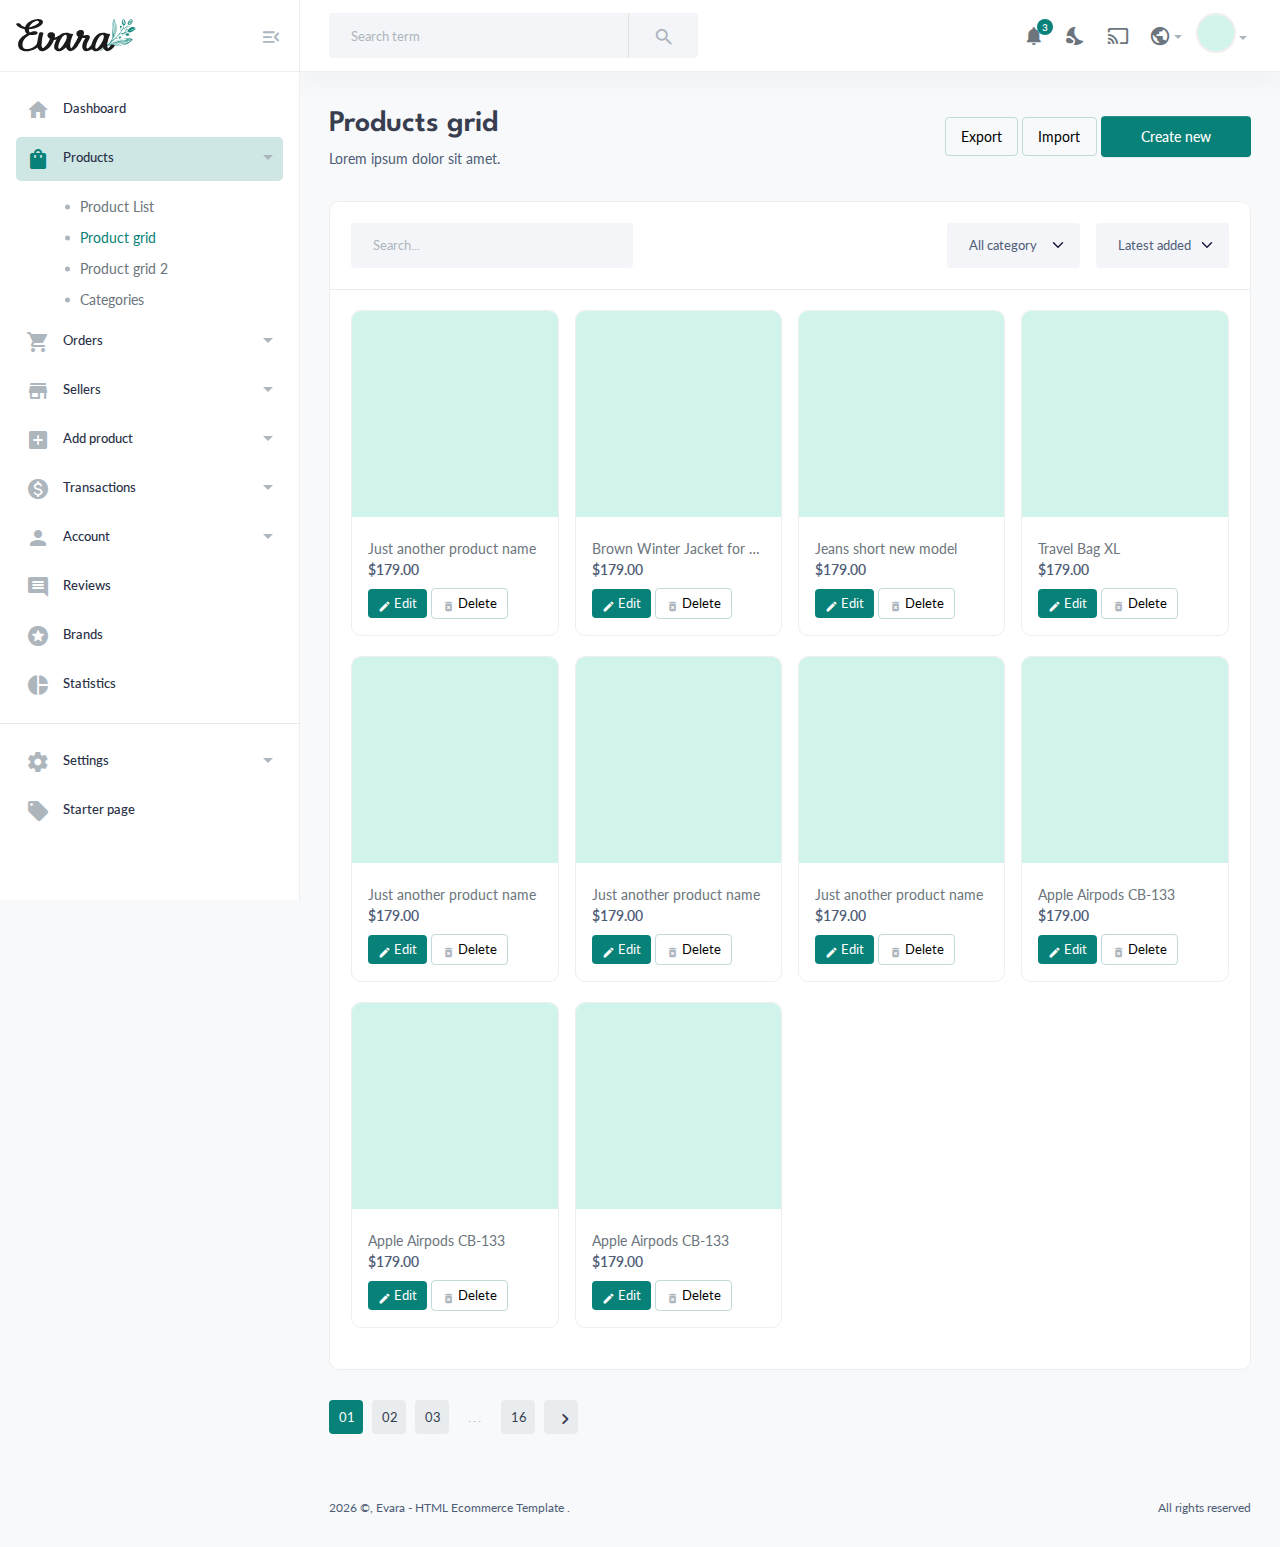
<file: AdminPage/page-products-grid.html>
<!DOCTYPE HTML>
<html lang="en">

<head>
    <meta charset="utf-8">
    <title>Evara Dashboard</title>
    <meta http-equiv="x-ua-compatible" content="ie=edge">
    <meta name="description" content="">
    <meta name="viewport" content="width=device-width, initial-scale=1">
    <meta property="og:title" content="">
    <meta property="og:type" content="">
    <meta property="og:url" content="">
    <meta property="og:image" content="">
    <!-- Favicon -->
    <link rel="shortcut icon" type="image/x-icon" href="assets/imgs/theme/favicon.svg">
    <!-- Template CSS -->
    <link href="assets/css/main.css" rel="stylesheet" type="text/css" />
</head>

<body>
    <div class="screen-overlay"></div>
    <aside class="navbar-aside" id="offcanvas_aside">
        <div class="aside-top">
            <a href="index.html" class="brand-wrap">
                <img src="assets/imgs/theme/logo.svg" class="logo" alt="Evara Dashboard">
            </a>
            <div>
                <button class="btn btn-icon btn-aside-minimize"> <i class="text-muted material-icons md-menu_open"></i> </button>
            </div>
        </div>
        <nav>
            <ul class="menu-aside">
                <li class="menu-item">
                    <a class="menu-link" href="index.html"> <i class="icon material-icons md-home"></i>
                        <span class="text">Dashboard</span>
                    </a>
                </li>
                <li class="menu-item has-submenu active">
                    <a class="menu-link" href="page-products-list.html"> <i class="icon material-icons md-shopping_bag"></i>
                        <span class="text">Products</span>
                    </a>
                    <div class="submenu">
                        <a href="page-products-list.html">Product List</a>
                        <a href="page-products-grid.html" class="active">Product grid</a>
                        <a href="page-products-grid-2.html">Product grid 2</a>
                        <a href="page-categories.html">Categories</a>
                    </div>
                </li>
                <li class="menu-item has-submenu ">
                    <a class="menu-link" href="page-orders-1.html"> <i class="icon material-icons md-shopping_cart"></i>
                        <span class="text">Orders</span>
                    </a>
                    <div class="submenu">
                        <a href="page-orders-1.html">Order list 1</a>
                        <a href="page-orders-2.html">Order list 2</a>
                        <a href="page-orders-detail.html">Order detail</a>
                        <a href="page-orders-tracking.html">Order tracking</a>
<a href="page-invoice.html">Invoice</a>
                    </div>
                </li>
                <li class="menu-item has-submenu">
                    <a class="menu-link" href="page-sellers-cards.html"> <i class="icon material-icons md-store"></i>
                        <span class="text">Sellers</span>
                    </a>
                    <div class="submenu">
                        <a href="page-sellers-cards.html">Sellers cards</a>
                        <a href="page-sellers-list.html">Sellers list</a>
                        <a href="page-seller-detail.html">Seller profile</a>
                    </div>
                </li>
                <li class="menu-item has-submenu">
                    <a class="menu-link" href="page-form-product-1.html"> <i class="icon material-icons md-add_box"></i>
                        <span class="text">Add product</span>
                    </a>
                    <div class="submenu">
                        <a href="page-form-product-1.html">Add product 1</a>
                        <a href="page-form-product-2.html">Add product 2</a>
                        <a href="page-form-product-3.html">Add product 3</a>
                        <a href="page-form-product-4.html">Add product 4</a>
                    </div>
                </li>
                <li class="menu-item has-submenu">
                    <a class="menu-link" href="page-transactions-1.html"> <i class="icon material-icons md-monetization_on"></i>
                        <span class="text">Transactions</span>
                    </a>
                    <div class="submenu">
                        <a href="page-transactions-1.html">Transaction 1</a>
                        <a href="page-transactions-2.html">Transaction 2</a>
                        <a href="page-transactions-details.html">Transaction Details</a>
                    </div>
                </li>
                <li class="menu-item has-submenu">
                    <a class="menu-link" href="#"> <i class="icon material-icons md-person"></i>
                        <span class="text">Account</span>
                    </a>
                    <div class="submenu">
                        <a href="page-account-login.html">User login</a>
                        <a href="page-account-register.html">User registration</a>
                        <a href="page-error-404.html">Error 404</a>
                    </div>
                </li>
                <li class="menu-item">
                    <a class="menu-link" href="page-reviews.html"> <i class="icon material-icons md-comment"></i>
                        <span class="text">Reviews</span>
                    </a>
                </li>
                <li class="menu-item">
                    <a class="menu-link" href="page-brands.html"> <i class="icon material-icons md-stars"></i>
                        <span class="text">Brands</span> </a>
                </li>
                <li class="menu-item">
                    <a class="menu-link" disabled href="#"> <i class="icon material-icons md-pie_chart"></i>
                        <span class="text">Statistics</span>
                    </a>
                </li>
            </ul>
            <hr>
            <ul class="menu-aside">
                <li class="menu-item has-submenu">
                    <a class="menu-link" href="#"> <i class="icon material-icons md-settings"></i>
                        <span class="text">Settings</span>
                    </a>
                    <div class="submenu">
                        <a href="page-settings-1.html">Setting sample 1</a>
                        <a href="page-settings-2.html">Setting sample 2</a>
                    </div>
                </li>
                <li class="menu-item">
                    <a class="menu-link" href="page-blank.html"> <i class="icon material-icons md-local_offer"></i>
                        <span class="text"> Starter page </span>
                    </a>
                </li>
            </ul>
            <br>
            <br>
        </nav>
    </aside>
    <main class="main-wrap">
        <header class="main-header navbar">
            <div class="col-search">
                <form class="searchform">
                    <div class="input-group">
                        <input list="search_terms" type="text" class="form-control" placeholder="Search term">
                        <button class="btn btn-light bg" type="button"> <i class="material-icons md-search"></i></button>
                    </div>
                    <datalist id="search_terms">
                        <option value="Products">
                        <option value="New orders">
                        <option value="Apple iphone">
                        <option value="Ahmed Hassan">
                    </datalist>
                </form>
            </div>
            <div class="col-nav">
                <button class="btn btn-icon btn-mobile me-auto" data-trigger="#offcanvas_aside"> <i class="material-icons md-apps"></i> </button>
                <ul class="nav">
                    <li class="nav-item">
                        <a class="nav-link btn-icon" href="#">
                            <i class="material-icons md-notifications animation-shake"></i>
                            <span class="badge rounded-pill">3</span>
                        </a>
                    </li>
                    <li class="nav-item">
                        <a class="nav-link btn-icon darkmode" href="#"> <i class="material-icons md-nights_stay"></i> </a>
                    </li>
                    <li class="nav-item">
                        <a href="#" class="requestfullscreen nav-link btn-icon"><i class="material-icons md-cast"></i></a>
                    </li>
                    <li class="dropdown nav-item">
                        <a class="dropdown-toggle" data-bs-toggle="dropdown" href="#" id="dropdownLanguage" aria-expanded="false"><i class="material-icons md-public"></i></a>
                        <div class="dropdown-menu dropdown-menu-end" aria-labelledby="dropdownLanguage">
                            <a class="dropdown-item text-brand" href="#"><img src="assets/imgs/theme/flag-us.png" alt="English">English</a>
                            <a class="dropdown-item" href="#"><img src="assets/imgs/theme/flag-fr.png" alt="Français">Français</a>
                            <a class="dropdown-item" href="#"><img src="assets/imgs/theme/flag-jp.png" alt="Français">日本語</a>
                            <a class="dropdown-item" href="#"><img src="assets/imgs/theme/flag-cn.png" alt="Français">中国人</a>
                        </div>
                    </li>
                    <li class="dropdown nav-item">
                        <a class="dropdown-toggle" data-bs-toggle="dropdown" href="#" id="dropdownAccount" aria-expanded="false"> <img class="img-xs rounded-circle" src="assets/imgs/people/avatar2.jpg" alt="User"></a>
                        <div class="dropdown-menu dropdown-menu-end" aria-labelledby="dropdownAccount">
                            <a class="dropdown-item" href="#"><i class="material-icons md-perm_identity"></i>Edit Profile</a>
                            <a class="dropdown-item" href="#"><i class="material-icons md-settings"></i>Account Settings</a>
                            <a class="dropdown-item" href="#"><i class="material-icons md-account_balance_wallet"></i>Wallet</a>
                            <a class="dropdown-item" href="#"><i class="material-icons md-receipt"></i>Billing</a>
                            <a class="dropdown-item" href="#"><i class="material-icons md-help_outline"></i>Help center</a>
                            <div class="dropdown-divider"></div>
                            <a class="dropdown-item text-danger" href="#"><i class="material-icons md-exit_to_app"></i>Logout</a>
                        </div>
                    </li>
                </ul>
            </div>
        </header>
        <section class="content-main">
            <div class="content-header">
                <div>
                    <h2 class="content-title card-title">Products grid</h2>
                    <p>Lorem ipsum dolor sit amet.</p>
                </div>
                <div>
                    <a href="#" class="btn btn-light rounded font-md">Export</a>
                    <a href="#" class="btn btn-light rounded  font-md">Import</a>
                    <a href="#" class="btn btn-primary btn-sm rounded">Create new</a>
                </div>
            </div>
            <div class="card mb-4">
                <header class="card-header">
                    <div class="row gx-3">
                        <div class="col-lg-4 col-md-6 me-auto">
                            <input type="text" placeholder="Search..." class="form-control">
                        </div>
                        <div class="col-lg-2 col-6 col-md-3">
                            <select class="form-select">
                                <option>All category</option>
                                <option>Electronics</option>
                                <option>Clothings</option>
                                <option>Something else</option>
                            </select>
                        </div>
                        <div class="col-lg-2 col-6 col-md-3">
                            <select class="form-select">
                                <option>Latest added</option>
                                <option>Cheap first</option>
                                <option>Most viewed</option>
                            </select>
                        </div>
                    </div>
                </header> <!-- card-header end// -->
                <div class="card-body">
                    <div class="row gx-3 row-cols-1 row-cols-sm-2 row-cols-md-3 row-cols-xl-4 row-cols-xxl-5">
                        <div class="col">
                            <div class="card card-product-grid">
                                <a href="#" class="img-wrap"> <img src="assets/imgs/items/1.jpg" alt="Product"> </a>
                                <div class="info-wrap">
                                    <a href="#" class="title text-truncate">Just another product name</a>
                                    <div class="price mb-2">$179.00</div> <!-- price.// -->
                                    <a href="#" class="btn btn-sm font-sm rounded btn-brand">
                                        <i class="material-icons md-edit"></i> Edit
                                    </a>
                                    <a href="#" class="btn btn-sm font-sm btn-light rounded">
                                        <i class="material-icons md-delete_forever"></i> Delete
                                    </a>
                                </div>
                            </div> <!-- card-product  end// -->
                        </div> <!-- col.// -->
                        <div class="col">
                            <div class="card card-product-grid">
                                <a href="#" class="img-wrap"> <img src="assets/imgs/items/2.jpg" alt="Product"> </a>
                                <div class="info-wrap">
                                    <a href="#" class="title text-truncate">Brown Winter Jacket for Men</a>
                                    <div class="price mb-2">$179.00</div> <!-- price.// -->
                                    <a href="#" class="btn btn-sm font-sm rounded btn-brand">
                                        <i class="material-icons md-edit"></i> Edit
                                    </a>
                                    <a href="#" class="btn btn-sm font-sm btn-light rounded">
                                        <i class="material-icons md-delete_forever"></i> Delete
                                    </a>
                                </div>
                            </div> <!-- card-product  end// -->
                        </div> <!-- col.// -->
                        <div class="col">
                            <div class="card card-product-grid">
                                <a href="#" class="img-wrap"> <img src="assets/imgs/items/3.jpg" alt="Product"> </a>
                                <div class="info-wrap">
                                    <a href="#" class="title text-truncate">Jeans short new model</a>
                                    <div class="price mb-2">$179.00</div> <!-- price.// -->
                                    <a href="#" class="btn btn-sm font-sm rounded btn-brand">
                                        <i class="material-icons md-edit"></i> Edit
                                    </a>
                                    <a href="#" class="btn btn-sm font-sm btn-light rounded">
                                        <i class="material-icons md-delete_forever"></i> Delete
                                    </a>
                                </div>
                            </div> <!-- card-product  end// -->
                        </div> <!-- col.// -->
                        <div class="col">
                            <div class="card card-product-grid">
                                <a href="#" class="img-wrap"> <img src="assets/imgs/items/4.jpg" alt="Product"> </a>
                                <div class="info-wrap">
                                    <a href="#" class="title text-truncate">Travel Bag XL</a>
                                    <div class="price mb-2">$179.00</div> <!-- price.// -->
                                    <a href="#" class="btn btn-sm font-sm rounded btn-brand">
                                        <i class="material-icons md-edit"></i> Edit
                                    </a>
                                    <a href="#" class="btn btn-sm font-sm btn-light rounded">
                                        <i class="material-icons md-delete_forever"></i> Delete
                                    </a>
                                </div>
                            </div> <!-- card-product  end// -->
                        </div> <!-- col.// -->
                        <div class="col">
                            <div class="card card-product-grid">
                                <a href="#" class="img-wrap"> <img src="assets/imgs/items/5.jpg" alt="Product"> </a>
                                <div class="info-wrap">
                                    <a href="#" class="title text-truncate">Just another product name</a>
                                    <div class="price mb-2">$179.00</div> <!-- price.// -->
                                    <a href="#" class="btn btn-sm font-sm rounded btn-brand">
                                        <i class="material-icons md-edit"></i> Edit
                                    </a>
                                    <a href="#" class="btn btn-sm font-sm btn-light rounded">
                                        <i class="material-icons md-delete_forever"></i> Delete
                                    </a>
                                </div>
                            </div> <!-- card-product  end// -->
                        </div> <!-- col.// -->
                        <div class="col">
                            <div class="card card-product-grid">
                                <a href="#" class="img-wrap"> <img src="assets/imgs/items/6.jpg" alt="Product"> </a>
                                <div class="info-wrap">
                                    <a href="#" class="title text-truncate">Just another product name</a>
                                    <div class="price mb-2">$179.00</div> <!-- price.// -->
                                    <a href="#" class="btn btn-sm font-sm rounded btn-brand">
                                        <i class="material-icons md-edit"></i> Edit
                                    </a>
                                    <a href="#" class="btn btn-sm font-sm btn-light rounded">
                                        <i class="material-icons md-delete_forever"></i> Delete
                                    </a>
                                </div>
                            </div> <!-- card-product  end// -->
                        </div> <!-- col.// -->
                        <div class="col">
                            <div class="card card-product-grid">
                                <a href="#" class="img-wrap"> <img src="assets/imgs/items/7.jpg" alt="Product"> </a>
                                <div class="info-wrap">
                                    <a href="#" class="title text-truncate">Just another product name</a>
                                    <div class="price mb-2">$179.00</div> <!-- price.// -->
                                    <a href="#" class="btn btn-sm font-sm rounded btn-brand">
                                        <i class="material-icons md-edit"></i> Edit
                                    </a>
                                    <a href="#" class="btn btn-sm font-sm btn-light rounded">
                                        <i class="material-icons md-delete_forever"></i> Delete
                                    </a>
                                </div>
                            </div> <!-- card-product  end// -->
                        </div> <!-- col.// -->
                        <div class="col">
                            <div class="card card-product-grid">
                                <a href="#" class="img-wrap"> <img src="assets/imgs/items/8.jpg" alt="Product"> </a>
                                <div class="info-wrap">
                                    <a href="#" class="title text-truncate">Apple Airpods CB-133</a>
                                    <div class="price mb-2">$179.00</div> <!-- price.// -->
                                    <a href="#" class="btn btn-sm font-sm rounded btn-brand">
                                        <i class="material-icons md-edit"></i> Edit
                                    </a>
                                    <a href="#" class="btn btn-sm font-sm btn-light rounded">
                                        <i class="material-icons md-delete_forever"></i> Delete
                                    </a>
                                </div>
                            </div> <!-- card-product  end// -->
                        </div> <!-- col.// -->
                        <div class="col">
                            <div class="card card-product-grid">
                                <a href="#" class="img-wrap"> <img src="assets/imgs/items/9.jpg" alt="Product"> </a>
                                <div class="info-wrap">
                                    <a href="#" class="title text-truncate">Apple Airpods CB-133</a>
                                    <div class="price mb-2">$179.00</div> <!-- price.// -->
                                    <a href="#" class="btn btn-sm font-sm rounded btn-brand">
                                        <i class="material-icons md-edit"></i> Edit
                                    </a>
                                    <a href="#" class="btn btn-sm font-sm btn-light rounded">
                                        <i class="material-icons md-delete_forever"></i> Delete
                                    </a>
                                </div>
                            </div> <!-- card-product  end// -->
                        </div> <!-- col.// -->
                        <div class="col">
                            <div class="card card-product-grid">
                                <a href="#" class="img-wrap"> <img src="assets/imgs/items/10.jpg" alt="Product"> </a>
                                <div class="info-wrap">
                                    <a href="#" class="title text-truncate">Apple Airpods CB-133</a>
                                    <div class="price mb-2">$179.00</div> <!-- price.// -->
                                    <a href="#" class="btn btn-sm font-sm rounded btn-brand">
                                        <i class="material-icons md-edit"></i> Edit
                                    </a>
                                    <a href="#" class="btn btn-sm font-sm btn-light rounded">
                                        <i class="material-icons md-delete_forever"></i> Delete
                                    </a>
                                </div>
                            </div> <!-- card-product  end// -->
                        </div> <!-- col.// -->
                    </div> <!-- row.// -->
                </div> <!-- card-body end// -->
            </div> <!-- card end// -->
            <div class="pagination-area mt-30 mb-50">
                <nav aria-label="Page navigation example">
                    <ul class="pagination justify-content-start">
                        <li class="page-item active"><a class="page-link" href="#">01</a></li>
                        <li class="page-item"><a class="page-link" href="#">02</a></li>
                        <li class="page-item"><a class="page-link" href="#">03</a></li>
                        <li class="page-item"><a class="page-link dot" href="#">...</a></li>
                        <li class="page-item"><a class="page-link" href="#">16</a></li>
                        <li class="page-item"><a class="page-link" href="#"><i class="material-icons md-chevron_right"></i></a></li>
                    </ul>
                </nav>
            </div>
        </section> <!-- content-main end// -->
        <footer class="main-footer font-xs">
            <div class="row pb-30 pt-15">
                <div class="col-sm-6">
                    <script>
                    document.write(new Date().getFullYear())
                    </script> ©, Evara - HTML Ecommerce Template .
                </div>
                <div class="col-sm-6">
                    <div class="text-sm-end">
                        All rights reserved
                    </div>
                </div>
            </div>
        </footer>
    </main>
    <script src="assets/js/vendors/jquery-3.6.0.min.js"></script>
    <script src="assets/js/vendors/bootstrap.bundle.min.js"></script>
    <script src="assets/js/vendors/select2.min.js"></script>
    <script src="assets/js/vendors/perfect-scrollbar.js"></script>
    <script src="assets/js/vendors/jquery.fullscreen.min.js"></script>
    <!-- Main Script -->
    <script src="assets/js/main.js" type="text/javascript"></script>
</body>

</html>
</file>
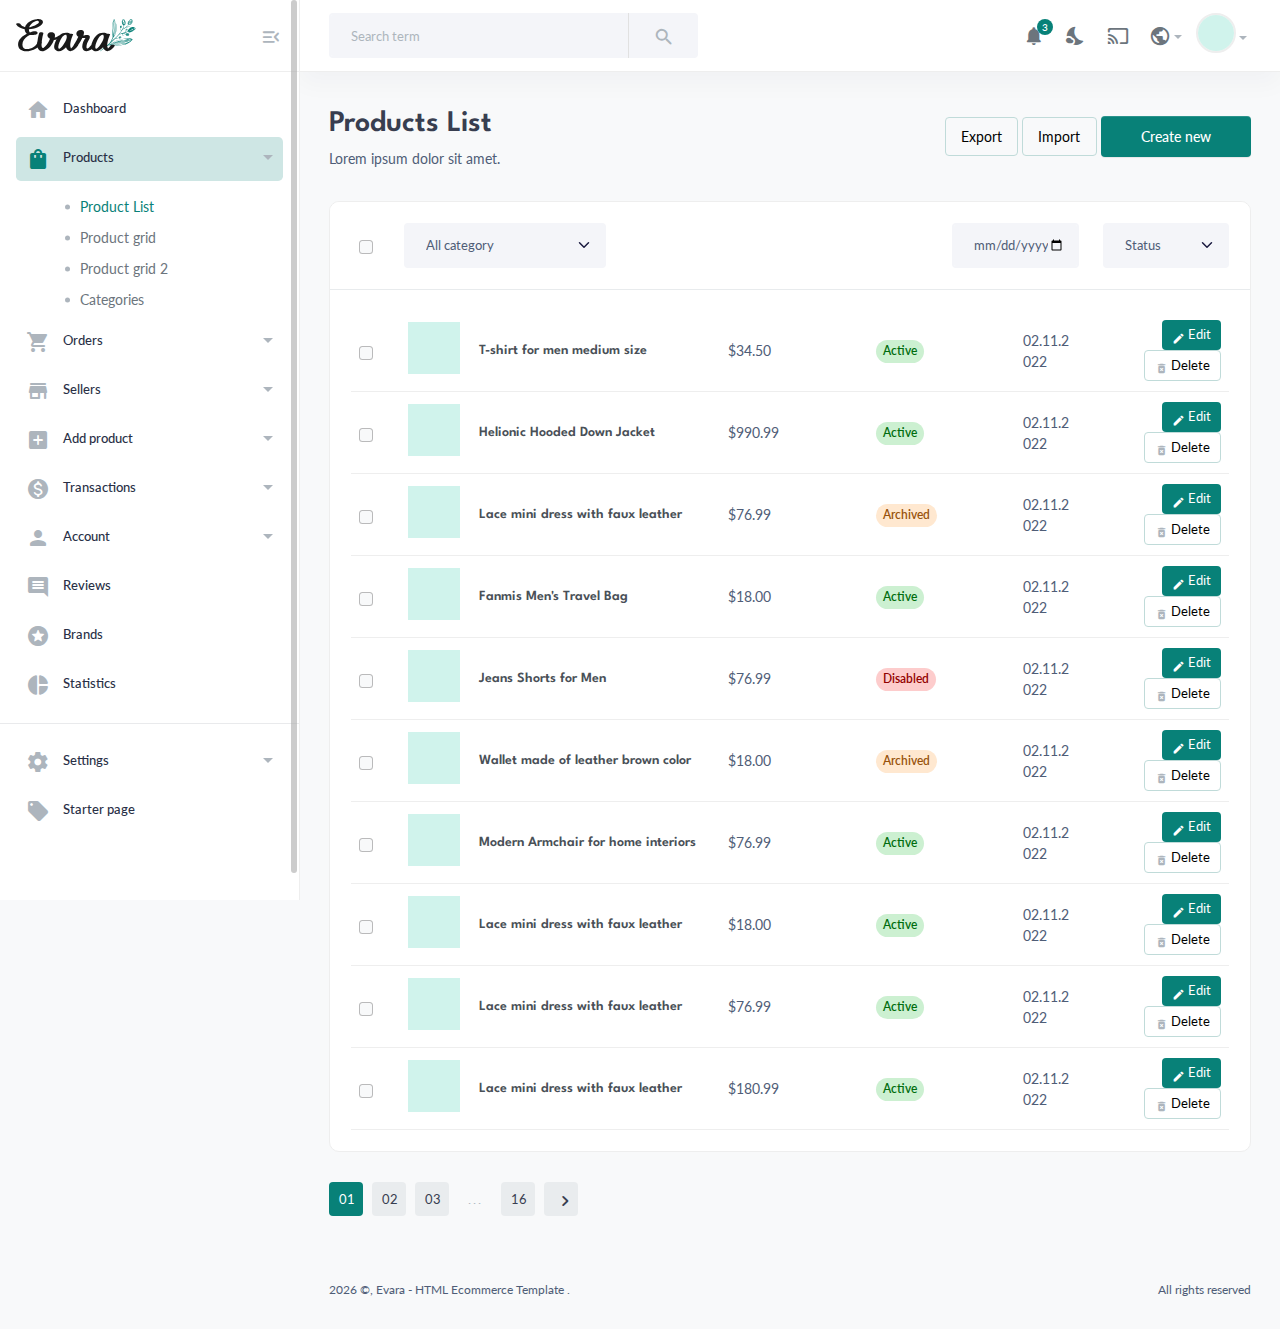
<file: AdminPage/page-products-list.html>
<!DOCTYPE HTML>
<html lang="en">

<head>
    <meta charset="utf-8">
    <title>Evara Dashboard</title>
    <meta http-equiv="x-ua-compatible" content="ie=edge">
    <meta name="description" content="">
    <meta name="viewport" content="width=device-width, initial-scale=1">
    <meta property="og:title" content="">
    <meta property="og:type" content="">
    <meta property="og:url" content="">
    <meta property="og:image" content="">
    <!-- Favicon -->
    <link rel="shortcut icon" type="image/x-icon" href="assets/imgs/theme/favicon.svg">
    <!-- Template CSS -->
    <link href="assets/css/main.css" rel="stylesheet" type="text/css" />
</head>

<body>
    <div class="screen-overlay"></div>
    <aside class="navbar-aside" id="offcanvas_aside">
        <div class="aside-top">
            <a href="index.html" class="brand-wrap">
                <img src="assets/imgs/theme/logo.svg" class="logo" alt="Evara Dashboard">
            </a>
            <div>
                <button class="btn btn-icon btn-aside-minimize"> <i class="text-muted material-icons md-menu_open"></i> </button>
            </div>
        </div>
        <nav>
            <ul class="menu-aside">
                <li class="menu-item">
                    <a class="menu-link" href="index.html"> <i class="icon material-icons md-home"></i>
                        <span class="text">Dashboard</span>
                    </a>
                </li>
                <li class="menu-item has-submenu active">
                    <a class="menu-link" href="page-products-list.html"> <i class="icon material-icons md-shopping_bag"></i>
                        <span class="text">Products</span>
                    </a>
                    <div class="submenu">
                        <a href="page-products-list.html" class="active">Product List</a>
                        <a href="page-products-grid.html">Product grid</a>
                        <a href="page-products-grid-2.html">Product grid 2</a>
                        <a href="page-categories.html">Categories</a>
                    </div>
                </li>
                <li class="menu-item has-submenu ">
                    <a class="menu-link" href="page-orders-1.html"> <i class="icon material-icons md-shopping_cart"></i>
                        <span class="text">Orders</span>
                    </a>
                    <div class="submenu">
                        <a href="page-orders-1.html">Order list 1</a>
                        <a href="page-orders-2.html">Order list 2</a>
                        <a href="page-orders-detail.html">Order detail</a>
                        <a href="page-orders-tracking.html">Order tracking</a>
<a href="page-invoice.html">Invoice</a>
                    </div>
                </li>
                <li class="menu-item has-submenu">
                    <a class="menu-link" href="page-sellers-cards.html"> <i class="icon material-icons md-store"></i>
                        <span class="text">Sellers</span>
                    </a>
                    <div class="submenu">
                        <a href="page-sellers-cards.html">Sellers cards</a>
                        <a href="page-sellers-list.html">Sellers list</a>
                        <a href="page-seller-detail.html">Seller profile</a>
                    </div>
                </li>
                <li class="menu-item has-submenu">
                    <a class="menu-link" href="page-form-product-1.html"> <i class="icon material-icons md-add_box"></i>
                        <span class="text">Add product</span>
                    </a>
                    <div class="submenu">
                        <a href="page-form-product-1.html">Add product 1</a>
                        <a href="page-form-product-2.html">Add product 2</a>
                        <a href="page-form-product-3.html">Add product 3</a>
                        <a href="page-form-product-4.html">Add product 4</a>
                    </div>
                </li>
                <li class="menu-item has-submenu">
                    <a class="menu-link" href="page-transactions-1.html"> <i class="icon material-icons md-monetization_on"></i>
                        <span class="text">Transactions</span>
                    </a>
                    <div class="submenu">
                        <a href="page-transactions-1.html">Transaction 1</a>
                        <a href="page-transactions-2.html">Transaction 2</a>
                        <a href="page-transactions-details.html">Transaction Details</a>
                    </div>
                </li>
                <li class="menu-item has-submenu">
                    <a class="menu-link" href="#"> <i class="icon material-icons md-person"></i>
                        <span class="text">Account</span>
                    </a>
                    <div class="submenu">
                        <a href="page-account-login.html">User login</a>
                        <a href="page-account-register.html">User registration</a>
                        <a href="page-error-404.html">Error 404</a>
                    </div>
                </li>
                <li class="menu-item">
                    <a class="menu-link" href="page-reviews.html"> <i class="icon material-icons md-comment"></i>
                        <span class="text">Reviews</span>
                    </a>
                </li>
                <li class="menu-item">
                    <a class="menu-link" href="page-brands.html"> <i class="icon material-icons md-stars"></i>
                        <span class="text">Brands</span> </a>
                </li>
                <li class="menu-item">
                    <a class="menu-link" disabled href="#"> <i class="icon material-icons md-pie_chart"></i>
                        <span class="text">Statistics</span>
                    </a>
                </li>
            </ul>
            <hr>
            <ul class="menu-aside">
                <li class="menu-item has-submenu">
                    <a class="menu-link" href="#"> <i class="icon material-icons md-settings"></i>
                        <span class="text">Settings</span>
                    </a>
                    <div class="submenu">
                        <a href="page-settings-1.html">Setting sample 1</a>
                        <a href="page-settings-2.html">Setting sample 2</a>
                    </div>
                </li>
                <li class="menu-item">
                    <a class="menu-link" href="page-blank.html"> <i class="icon material-icons md-local_offer"></i>
                        <span class="text"> Starter page </span>
                    </a>
                </li>
            </ul>
            <br>
            <br>
        </nav>
    </aside>
    <main class="main-wrap">
        <header class="main-header navbar">
            <div class="col-search">
                <form class="searchform">
                    <div class="input-group">
                        <input list="search_terms" type="text" class="form-control" placeholder="Search term">
                        <button class="btn btn-light bg" type="button"> <i class="material-icons md-search"></i></button>
                    </div>
                    <datalist id="search_terms">
                        <option value="Products">
                        <option value="New orders">
                        <option value="Apple iphone">
                        <option value="Ahmed Hassan">
                    </datalist>
                </form>
            </div>
            <div class="col-nav">
                <button class="btn btn-icon btn-mobile me-auto" data-trigger="#offcanvas_aside"> <i class="material-icons md-apps"></i> </button>
                <ul class="nav">
                    <li class="nav-item">
                        <a class="nav-link btn-icon" href="#">
                            <i class="material-icons md-notifications animation-shake"></i>
                            <span class="badge rounded-pill">3</span>
                        </a>
                    </li>
                    <li class="nav-item">
                        <a class="nav-link btn-icon darkmode" href="#"> <i class="material-icons md-nights_stay"></i> </a>
                    </li>
                    <li class="nav-item">
                        <a href="#" class="requestfullscreen nav-link btn-icon"><i class="material-icons md-cast"></i></a>
                    </li>
                    <li class="dropdown nav-item">
                        <a class="dropdown-toggle" data-bs-toggle="dropdown" href="#" id="dropdownLanguage" aria-expanded="false"><i class="material-icons md-public"></i></a>
                        <div class="dropdown-menu dropdown-menu-end" aria-labelledby="dropdownLanguage">
                            <a class="dropdown-item text-brand" href="#"><img src="assets/imgs/theme/flag-us.png" alt="English">English</a>
                            <a class="dropdown-item" href="#"><img src="assets/imgs/theme/flag-fr.png" alt="Français">Français</a>
                            <a class="dropdown-item" href="#"><img src="assets/imgs/theme/flag-jp.png" alt="Français">日本語</a>
                            <a class="dropdown-item" href="#"><img src="assets/imgs/theme/flag-cn.png" alt="Français">中国人</a>
                        </div>
                    </li>
                    <li class="dropdown nav-item">
                        <a class="dropdown-toggle" data-bs-toggle="dropdown" href="#" id="dropdownAccount" aria-expanded="false"> <img class="img-xs rounded-circle" src="assets/imgs/people/avatar2.jpg" alt="User"></a>
                        <div class="dropdown-menu dropdown-menu-end" aria-labelledby="dropdownAccount">
                            <a class="dropdown-item" href="#"><i class="material-icons md-perm_identity"></i>Edit Profile</a>
                            <a class="dropdown-item" href="#"><i class="material-icons md-settings"></i>Account Settings</a>
                            <a class="dropdown-item" href="#"><i class="material-icons md-account_balance_wallet"></i>Wallet</a>
                            <a class="dropdown-item" href="#"><i class="material-icons md-receipt"></i>Billing</a>
                            <a class="dropdown-item" href="#"><i class="material-icons md-help_outline"></i>Help center</a>
                            <div class="dropdown-divider"></div>
                            <a class="dropdown-item text-danger" href="#"><i class="material-icons md-exit_to_app"></i>Logout</a>
                        </div>
                    </li>
                </ul>
            </div>
        </header>
        <section class="content-main">
            <div class="content-header">
                <div>
                    <h2 class="content-title card-title">Products List</h2>
                    <p>Lorem ipsum dolor sit amet.</p>
                </div>
                <div>
                    <a href="#" class="btn btn-light rounded font-md">Export</a>
                    <a href="#" class="btn btn-light rounded  font-md">Import</a>
                    <a href="#" class="btn btn-primary btn-sm rounded">Create new</a>
                </div>
            </div>
            <div class="card mb-4">
                <header class="card-header">
                    <div class="row align-items-center">
                        <div class="col col-check flex-grow-0">
                            <div class="form-check ms-2">
                                <input class="form-check-input" type="checkbox" value="">
                            </div>
                        </div>
                        <div class="col-md-3 col-12 me-auto mb-md-0 mb-3">
                            <select class="form-select">
                                <option selected>All category</option>
                                <option>Electronics</option>
                                <option>Clothes</option>
                                <option>Automobile</option>
                            </select>
                        </div>
                        <div class="col-md-2 col-6">
                            <input type="date" value="02.05.2022" class="form-control">
                        </div>
                        <div class="col-md-2 col-6">
                            <select class="form-select">
                                <option selected>Status</option>
                                <option>Active</option>
                                <option>Disabled</option>
                                <option>Show all</option>
                            </select>
                        </div>
                    </div>
                </header> <!-- card-header end// -->
                <div class="card-body">
                    <article class="itemlist">
                        <div class="row align-items-center">
                            <div class="col col-check flex-grow-0">
                                <div class="form-check">
                                    <input class="form-check-input" type="checkbox">
                                </div>
                            </div>
                            <div class="col-lg-4 col-sm-4 col-8 flex-grow-1 col-name">
                                <a class="itemside" href="#">
                                    <div class="left">
                                        <img src="assets/imgs/items/1.jpg" class="img-sm img-thumbnail" alt="Item">
                                    </div>
                                    <div class="info">
                                        <h6 class="mb-0">T-shirt for men medium size</h6>
                                    </div>
                                </a>
                            </div>
                            <div class="col-lg-2 col-sm-2 col-4 col-price"> <span>$34.50</span> </div>
                            <div class="col-lg-2 col-sm-2 col-4 col-status">
                                <span class="badge rounded-pill alert-success">Active</span>
                            </div>
                            <div class="col-lg-1 col-sm-2 col-4 col-date">
                                <span>02.11.2022</span>
                            </div>
                            <div class="col-lg-2 col-sm-2 col-4 col-action text-end">
                                <a href="#" class="btn btn-sm font-sm rounded btn-brand">
                                    <i class="material-icons md-edit"></i> Edit
                                </a>
                                <a href="#" class="btn btn-sm font-sm btn-light rounded">
                                    <i class="material-icons md-delete_forever"></i> Delete
                                </a>
                            </div>
                        </div> <!-- row .// -->
                    </article> <!-- itemlist  .// -->
                    <article class="itemlist">
                        <div class="row align-items-center">
                            <div class="col col-check flex-grow-0">
                                <div class="form-check">
                                    <input class="form-check-input" type="checkbox" value="">
                                </div>
                            </div>
                            <div class="col-lg-4 col-sm-4 col-8 flex-grow-1 col-name">
                                <a class="itemside" href="#">
                                    <div class="left">
                                        <img src="assets/imgs/items/2.jpg" class="img-sm img-thumbnail" alt="Item">
                                    </div>
                                    <div class="info">
                                        <h6 class="mb-0">Helionic Hooded Down Jacket</h6>
                                    </div>
                                </a>
                            </div>
                            <div class="col-lg-2 col-sm-2 col-4 col-price"> <span>$990.99</span> </div>
                            <div class="col-lg-2 col-sm-2 col-4 col-status">
                                <span class="badge rounded-pill alert-success">Active</span>
                            </div>
                            <div class="col-lg-1 col-sm-2 col-4 col-date">
                                <span>02.11.2022</span>
                            </div>
                            <div class="col-lg-2 col-sm-2 col-4 col-action text-end">
                                <a href="#" class="btn btn-sm font-sm rounded btn-brand">
                                    <i class="material-icons md-edit"></i> Edit
                                </a>
                                <a href="#" class="btn btn-sm font-sm btn-light rounded">
                                    <i class="material-icons md-delete_forever"></i> Delete
                                </a>
                            </div>
                        </div> <!-- row .// -->
                    </article> <!-- itemlist  .// -->
                    <article class="itemlist">
                        <div class="row align-items-center">
                            <div class="col col-check flex-grow-0">
                                <div class="form-check">
                                    <input class="form-check-input" type="checkbox" value="">
                                </div>
                            </div>
                            <div class="col-lg-4 col-sm-4 col-8 flex-grow-1 col-name">
                                <a class="itemside" href="#">
                                    <div class="left">
                                        <img src="assets/imgs/items/3.jpg" class="img-sm img-thumbnail" alt="Item">
                                    </div>
                                    <div class="info">
                                        <h6 class="mb-0">Lace mini dress with faux leather</h6>
                                    </div>
                                </a>
                            </div>
                            <div class="col-lg-2 col-sm-2 col-4 col-price"> <span>$76.99</span> </div>
                            <div class="col-lg-2 col-sm-2 col-4 col-status">
                                <span class="badge rounded-pill alert-warning">Archived</span>
                            </div>
                            <div class="col-lg-1 col-sm-2 col-4 col-date">
                                <span>02.11.2022</span>
                            </div>
                            <div class="col-lg-2 col-sm-2 col-4 col-action text-end">
                                <a href="#" class="btn btn-sm font-sm rounded btn-brand">
                                    <i class="material-icons md-edit"></i> Edit
                                </a>
                                <a href="#" class="btn btn-sm font-sm btn-light rounded">
                                    <i class="material-icons md-delete_forever"></i> Delete
                                </a>
                            </div>
                        </div> <!-- row .// -->
                    </article> <!-- itemlist  .// -->
                    <article class="itemlist">
                        <div class="row align-items-center">
                            <div class="col col-check flex-grow-0">
                                <div class="form-check">
                                    <input class="form-check-input" type="checkbox" value="">
                                </div>
                            </div>
                            <div class="col-lg-4 col-sm-4 col-8 flex-grow-1 col-name">
                                <a class="itemside" href="#">
                                    <div class="left">
                                        <img src="assets/imgs/items/4.jpg" class="img-sm img-thumbnail" alt="Item">
                                    </div>
                                    <div class="info">
                                        <h6 class="mb-0">Fanmis Men's Travel Bag</h6>
                                    </div>
                                </a>
                            </div>
                            <div class="col-lg-2 col-sm-2 col-4 col-price"> <span>$18.00</span> </div>
                            <div class="col-lg-2 col-sm-2 col-4 col-status">
                                <span class="badge rounded-pill alert-success">Active</span>
                            </div>
                            <div class="col-lg-1 col-sm-2 col-4 col-date">
                                <span>02.11.2022</span>
                            </div>
                            <div class="col-lg-2 col-sm-2 col-4 col-action text-end">
                                <a href="#" class="btn btn-sm font-sm rounded btn-brand">
                                    <i class="material-icons md-edit"></i> Edit
                                </a>
                                <a href="#" class="btn btn-sm font-sm btn-light rounded">
                                    <i class="material-icons md-delete_forever"></i> Delete
                                </a>
                            </div>
                        </div> <!-- row .// -->
                    </article> <!-- itemlist  .// -->
                    <article class="itemlist">
                        <div class="row align-items-center">
                            <div class="col col-check flex-grow-0">
                                <div class="form-check">
                                    <input class="form-check-input" type="checkbox" value="">
                                </div>
                            </div>
                            <div class="col-lg-4 col-sm-4 col-8 flex-grow-1 col-name">
                                <a class="itemside" href="#">
                                    <div class="left">
                                        <img src="assets/imgs/items/3.jpg" class="img-sm img-thumbnail" alt="Item">
                                    </div>
                                    <div class="info">
                                        <h6 class="mb-0">Jeans Shorts for Men</h6>
                                    </div>
                                </a>
                            </div>
                            <div class="col-lg-2 col-sm-2 col-4 col-price"> <span>$76.99</span> </div>
                            <div class="col-lg-2 col-sm-2 col-4 col-status">
                                <span class="badge rounded-pill alert-danger">Disabled</span>
                            </div>
                            <div class="col-lg-1 col-sm-2 col-4 col-date">
                                <span>02.11.2022</span>
                            </div>
                            <div class="col-lg-2 col-sm-2 col-4 col-action text-end">
                                <a href="#" class="btn btn-sm font-sm rounded btn-brand">
                                    <i class="material-icons md-edit"></i> Edit
                                </a>
                                <a href="#" class="btn btn-sm font-sm btn-light rounded">
                                    <i class="material-icons md-delete_forever"></i> Delete
                                </a>
                            </div>
                        </div> <!-- row .// -->
                    </article> <!-- itemlist  .// -->
                    <article class="itemlist">
                        <div class="row align-items-center">
                            <div class="col col-check flex-grow-0">
                                <div class="form-check">
                                    <input class="form-check-input" type="checkbox" value="">
                                </div>
                            </div>
                            <div class="col-lg-4 col-sm-4 col-8 flex-grow-1 col-name">
                                <a class="itemside" href="#">
                                    <div class="left">
                                        <img src="assets/imgs/items/5.jpg" class="img-sm img-thumbnail" alt="Item">
                                    </div>
                                    <div class="info">
                                        <h6 class="mb-0">Wallet made of leather brown color</h6>
                                    </div>
                                </a>
                            </div>
                            <div class="col-lg-2 col-sm-2 col-4 col-price"> <span>$18.00</span> </div>
                            <div class="col-lg-2 col-sm-2 col-4 col-status">
                                <span class="badge rounded-pill alert-warning">Archived</span>
                            </div>
                            <div class="col-lg-1 col-sm-2 col-4 col-date">
                                <span>02.11.2022</span>
                            </div>
                            <div class="col-lg-2 col-sm-2 col-4 col-action text-end">
                                <a href="#" class="btn btn-sm font-sm rounded btn-brand">
                                    <i class="material-icons md-edit"></i> Edit
                                </a>
                                <a href="#" class="btn btn-sm font-sm btn-light rounded">
                                    <i class="material-icons md-delete_forever"></i> Delete
                                </a>
                            </div>
                        </div> <!-- row .// -->
                    </article> <!-- itemlist  .// -->
                    <article class="itemlist">
                        <div class="row align-items-center">
                            <div class="col col-check flex-grow-0">
                                <div class="form-check">
                                    <input class="form-check-input" type="checkbox" value="">
                                </div>
                            </div>
                            <div class="col-lg-4 col-sm-4 col-8 flex-grow-1 col-name">
                                <a class="itemside" href="#">
                                    <div class="left">
                                        <img src="assets/imgs/items/6.jpg" class="img-sm img-thumbnail" alt="Item">
                                    </div>
                                    <div class="info">
                                        <h6 class="mb-0">Modern Armchair for home interiors</h6>
                                    </div>
                                </a>
                            </div>
                            <div class="col-lg-2 col-sm-2 col-4 col-price"> <span>$76.99</span> </div>
                            <div class="col-lg-2 col-sm-2 col-4 col-status">
                                <span class="badge rounded-pill alert-success">Active</span>
                            </div>
                            <div class="col-lg-1 col-sm-2 col-4 col-date">
                                <span>02.11.2022</span>
                            </div>
                            <div class="col-lg-2 col-sm-2 col-4 col-action text-end">
                                <a href="#" class="btn btn-sm font-sm rounded btn-brand">
                                    <i class="material-icons md-edit"></i> Edit
                                </a>
                                <a href="#" class="btn btn-sm font-sm btn-light rounded">
                                    <i class="material-icons md-delete_forever"></i> Delete
                                </a>
                            </div>
                        </div> <!-- row .// -->
                    </article> <!-- itemlist  .// -->
                    <article class="itemlist">
                        <div class="row align-items-center">
                            <div class="col col-check flex-grow-0">
                                <div class="form-check">
                                    <input class="form-check-input" type="checkbox" value="">
                                </div>
                            </div>
                            <div class="col-lg-4 col-sm-4 col-8 flex-grow-1 col-name">
                                <a class="itemside" href="#">
                                    <div class="left">
                                        <img src="assets/imgs/items/4.jpg" class="img-sm img-thumbnail" alt="Item">
                                    </div>
                                    <div class="info">
                                        <h6 class="mb-0">Lace mini dress with faux leather</h6>
                                    </div>
                                </a>
                            </div>
                            <div class="col-lg-2 col-sm-2 col-4 col-price"> <span>$18.00</span> </div>
                            <div class="col-lg-2 col-sm-2 col-4 col-status">
                                <span class="badge rounded-pill alert-success">Active</span>
                            </div>
                            <div class="col-lg-1 col-sm-2 col-4 col-date">
                                <span>02.11.2022</span>
                            </div>
                            <div class="col-lg-2 col-sm-2 col-4 col-action text-end">
                                <a href="#" class="btn btn-sm font-sm rounded btn-brand">
                                    <i class="material-icons md-edit"></i> Edit
                                </a>
                                <a href="#" class="btn btn-sm font-sm btn-light rounded">
                                    <i class="material-icons md-delete_forever"></i> Delete
                                </a>
                            </div>
                        </div> <!-- row .// -->
                    </article> <!-- itemlist  .// -->
                    <article class="itemlist">
                        <div class="row align-items-center">
                            <div class="col col-check flex-grow-0">
                                <div class="form-check">
                                    <input class="form-check-input" type="checkbox" value="">
                                </div>
                            </div>
                            <div class="col-lg-4 col-sm-4 col-8 flex-grow-1 col-name">
                                <a class="itemside" href="#">
                                    <div class="left">
                                        <img src="assets/imgs/items/3.jpg" class="img-sm img-thumbnail" alt="Item">
                                    </div>
                                    <div class="info">
                                        <h6 class="mb-0">Lace mini dress with faux leather</h6>
                                    </div>
                                </a>
                            </div>
                            <div class="col-lg-2 col-sm-2 col-4 col-price"> <span>$76.99</span> </div>
                            <div class="col-lg-2 col-sm-2 col-4 col-status">
                                <span class="badge rounded-pill alert-success">Active</span>
                            </div>
                            <div class="col-lg-1 col-sm-2 col-4 col-date">
                                <span>02.11.2022</span>
                            </div>
                            <div class="col-lg-2 col-sm-2 col-4 col-action text-end">
                                <a href="#" class="btn btn-sm font-sm rounded btn-brand">
                                    <i class="material-icons md-edit"></i> Edit
                                </a>
                                <a href="#" class="btn btn-sm font-sm btn-light rounded">
                                    <i class="material-icons md-delete_forever"></i> Delete
                                </a>
                            </div>
                        </div> <!-- row .// -->
                    </article> <!-- itemlist  .// -->
                    <article class="itemlist">
                        <div class="row align-items-center">
                            <div class="col col-check flex-grow-0">
                                <div class="form-check">
                                    <input class="form-check-input" type="checkbox" value="">
                                </div>
                            </div>
                            <div class="col-lg-3 col-sm-4 col-8 flex-grow-1 col-name">
                                <a class="itemside" href="#">
                                    <div class="left">
                                        <img src="assets/imgs/items/4.jpg" class="img-sm img-thumbnail" alt="Item">
                                    </div>
                                    <div class="info">
                                        <h6 class="mb-0">Lace mini dress with faux leather</h6>
                                    </div>
                                </a>
                            </div>
                            <div class="col-lg-2 col-sm-2 col-4 col-price"> <span>$180.99</span> </div>
                            <div class="col-lg-2 col-sm-2 col-4 col-status">
                                <span class="badge rounded-pill alert-success">Active</span>
                            </div>
                            <div class="col-lg-1 col-sm-2 col-4 col-date">
                                <span>02.11.2022</span>
                            </div>
                            <div class="col-lg-2 col-sm-2 col-4 col-action text-end">
                                <a href="#" class="btn btn-sm font-sm rounded btn-brand">
                                    <i class="material-icons md-edit"></i> Edit
                                </a>
                                <a href="#" class="btn btn-sm font-sm btn-light rounded">
                                    <i class="material-icons md-delete_forever"></i> Delete
                                </a>
                            </div>
                        </div> <!-- row .// -->
                    </article> <!-- itemlist  .// -->
                </div> <!-- card-body end// -->
            </div> <!-- card end// -->
            <div class="pagination-area mt-30 mb-50">
                <nav aria-label="Page navigation example">
                    <ul class="pagination justify-content-start">
                        <li class="page-item active"><a class="page-link" href="#">01</a></li>
                        <li class="page-item"><a class="page-link" href="#">02</a></li>
                        <li class="page-item"><a class="page-link" href="#">03</a></li>
                        <li class="page-item"><a class="page-link dot" href="#">...</a></li>
                        <li class="page-item"><a class="page-link" href="#">16</a></li>
                        <li class="page-item"><a class="page-link" href="#"><i class="material-icons md-chevron_right"></i></a></li>
                    </ul>
                </nav>
            </div>
        </section> <!-- content-main end// -->
        <footer class="main-footer font-xs">
            <div class="row pb-30 pt-15">
                <div class="col-sm-6">
                    <script>
                    document.write(new Date().getFullYear())
                    </script> ©, Evara - HTML Ecommerce Template .
                </div>
                <div class="col-sm-6">
                    <div class="text-sm-end">
                        All rights reserved
                    </div>
                </div>
            </div>
        </footer>
    </main>
    <script src="assets/js/vendors/jquery-3.6.0.min.js"></script>
    <script src="assets/js/vendors/bootstrap.bundle.min.js"></script>
    <script src="assets/js/vendors/select2.min.js"></script>
    <script src="assets/js/vendors/perfect-scrollbar.js"></script>
    <script src="assets/js/vendors/jquery.fullscreen.min.js"></script>
    <!-- Main Script -->
    <script src="assets/js/main.js" type="text/javascript"></script>
</body>

</html>
</file>
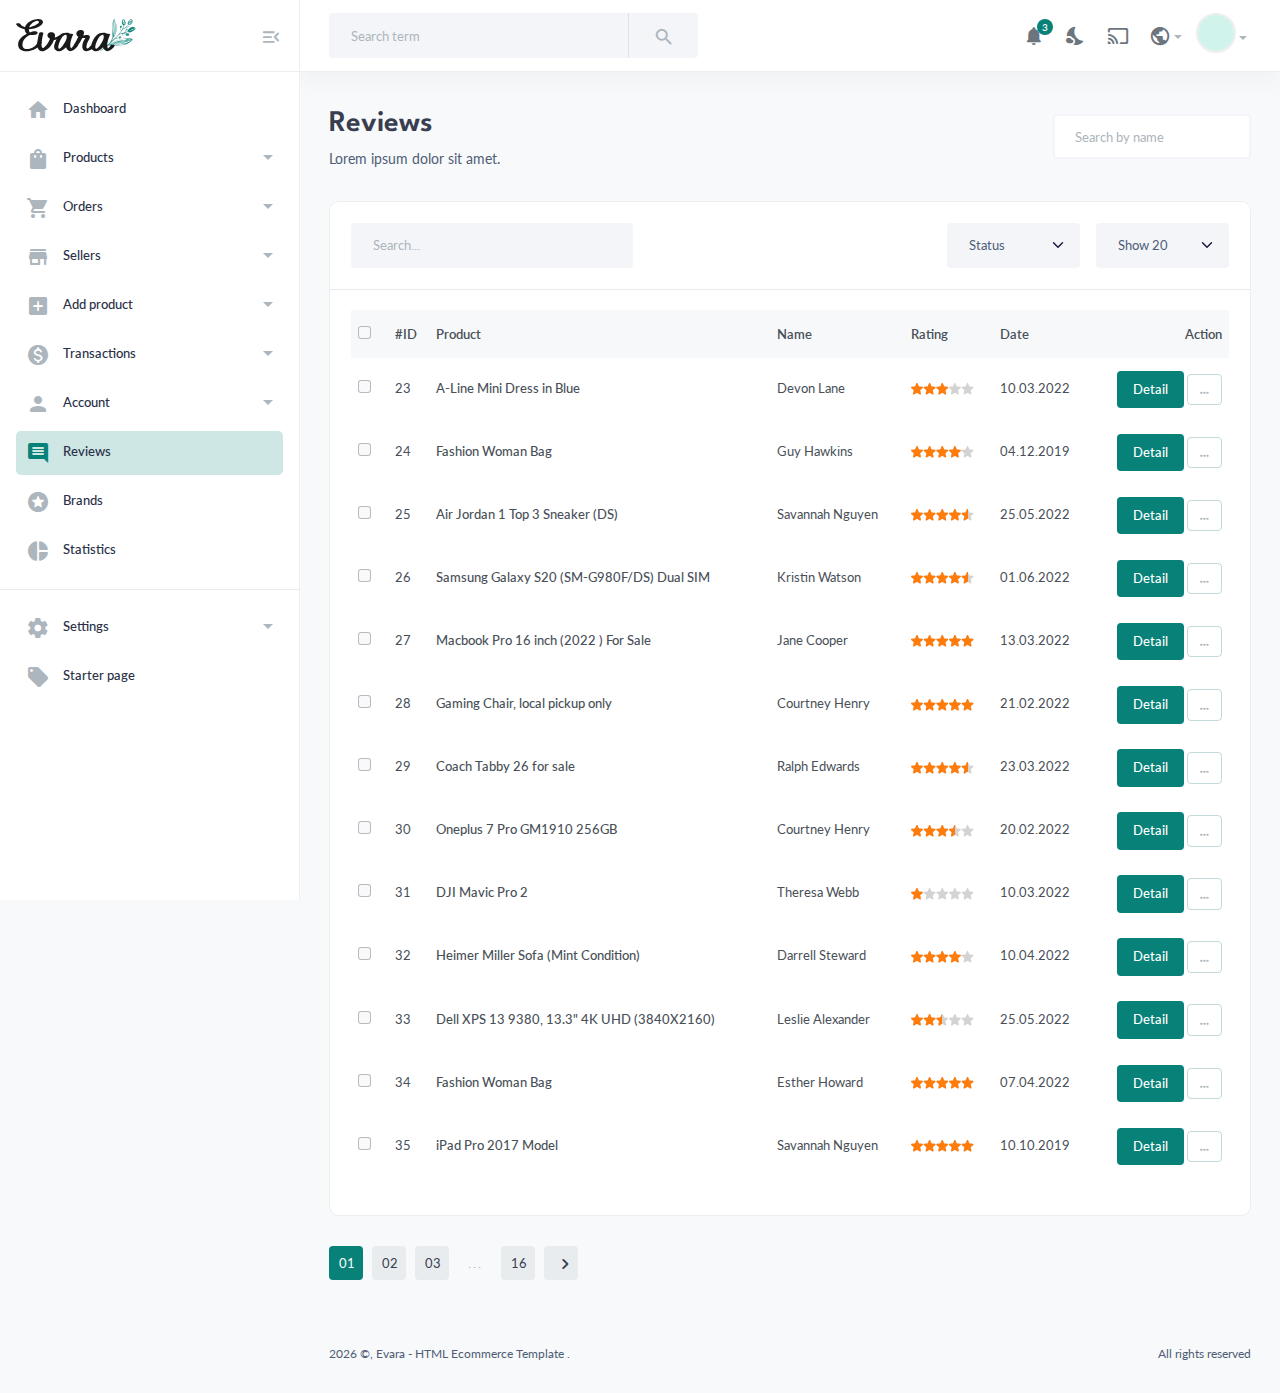
<file: AdminPage/page-reviews.html>
<!DOCTYPE HTML>
<html lang="en">

<head>
    <meta charset="utf-8">
    <title>Evara Dashboard</title>
    <meta http-equiv="x-ua-compatible" content="ie=edge">
    <meta name="description" content="">
    <meta name="viewport" content="width=device-width, initial-scale=1">
    <meta property="og:title" content="">
    <meta property="og:type" content="">
    <meta property="og:url" content="">
    <meta property="og:image" content="">
    <!-- Favicon -->
    <link rel="shortcut icon" type="image/x-icon" href="assets/imgs/theme/favicon.svg">
    <!-- Template CSS -->
    <link href="assets/css/main.css" rel="stylesheet" type="text/css" />
</head>

<body>
    <div class="screen-overlay"></div>
    <aside class="navbar-aside" id="offcanvas_aside">
        <div class="aside-top">
            <a href="index.html" class="brand-wrap">
                <img src="assets/imgs/theme/logo.svg" class="logo" alt="Evara Dashboard">
            </a>
            <div>
                <button class="btn btn-icon btn-aside-minimize"> <i class="text-muted material-icons md-menu_open"></i> </button>
            </div>
        </div>
        <nav>
            <ul class="menu-aside">
                <li class="menu-item">
                    <a class="menu-link" href="index.html"> <i class="icon material-icons md-home"></i>
                        <span class="text">Dashboard</span>
                    </a>
                </li>
                <li class="menu-item has-submenu">
                    <a class="menu-link" href="page-products-list.html"> <i class="icon material-icons md-shopping_bag"></i>
                        <span class="text">Products</span>
                    </a>
                    <div class="submenu">
                        <a href="page-products-list.html">Product List</a>
                        <a href="page-products-grid.html">Product grid</a>
                        <a href="page-products-grid-2.html">Product grid 2</a>
                        <a href="page-categories.html">Categories</a>
                    </div>
                </li>
                <li class="menu-item has-submenu">
                    <a class="menu-link" href="page-orders-1.html"> <i class="icon material-icons md-shopping_cart"></i>
                        <span class="text">Orders</span>
                    </a>
                    <div class="submenu">
                        <a href="page-orders-1.html">Order list 1</a>
                        <a href="page-orders-2.html">Order list 2</a>
                        <a href="page-orders-detail.html">Order detail</a>
                        <a href="page-orders-tracking.html">Order tracking</a>
<a href="page-invoice.html">Invoice</a>
                    </div>
                </li>
                <li class="menu-item has-submenu">
                    <a class="menu-link" href="page-sellers-cards.html"> <i class="icon material-icons md-store"></i>
                        <span class="text">Sellers</span>
                    </a>
                    <div class="submenu">
                        <a href="page-sellers-cards.html">Sellers cards</a>
                        <a href="page-sellers-list.html">Sellers list</a>
                        <a href="page-seller-detail.html">Seller profile</a>
                    </div>
                </li>
                <li class="menu-item has-submenu">
                    <a class="menu-link" href="page-form-product-1.html"> <i class="icon material-icons md-add_box"></i>
                        <span class="text">Add product</span>
                    </a>
                    <div class="submenu">
                        <a href="page-form-product-1.html">Add product 1</a>
                        <a href="page-form-product-2.html">Add product 2</a>
                        <a href="page-form-product-3.html">Add product 3</a>
                        <a href="page-form-product-4.html">Add product 4</a>
                    </div>
                </li>
                <li class="menu-item has-submenu">
                    <a class="menu-link" href="page-transactions-1.html"> <i class="icon material-icons md-monetization_on"></i>
                        <span class="text">Transactions</span>
                    </a>
                    <div class="submenu">
                        <a href="page-transactions-1.html">Transaction 1</a>
                        <a href="page-transactions-2.html">Transaction 2</a>
                        <a href="page-transactions-details.html">Transaction Details</a>
                    </div>
                </li>
                <li class="menu-item has-submenu">
                    <a class="menu-link" href="#"> <i class="icon material-icons md-person"></i>
                        <span class="text">Account</span>
                    </a>
                    <div class="submenu">
                        <a href="page-account-login.html">User login</a>
                        <a href="page-account-register.html">User registration</a>
                        <a href="page-error-404.html">Error 404</a>
                    </div>
                </li>
                <li class="menu-item active">
                    <a class="menu-link" href="page-reviews.html"> <i class="icon material-icons md-comment"></i>
                        <span class="text">Reviews</span>
                    </a>
                </li>
                <li class="menu-item">
                    <a class="menu-link" href="page-brands.html"> <i class="icon material-icons md-stars"></i>
                        <span class="text">Brands</span> </a>
                </li>
                <li class="menu-item">
                    <a class="menu-link" disabled href="#"> <i class="icon material-icons md-pie_chart"></i>
                        <span class="text">Statistics</span>
                    </a>
                </li>
            </ul>
            <hr>
            <ul class="menu-aside">
                <li class="menu-item has-submenu">
                    <a class="menu-link" href="#"> <i class="icon material-icons md-settings"></i>
                        <span class="text">Settings</span>
                    </a>
                    <div class="submenu">
                        <a href="page-settings-1.html">Setting sample 1</a>
                        <a href="page-settings-2.html">Setting sample 2</a>
                    </div>
                </li>
                <li class="menu-item">
                    <a class="menu-link" href="page-blank.html"> <i class="icon material-icons md-local_offer"></i>
                        <span class="text"> Starter page </span>
                    </a>
                </li>
            </ul>
            <br>
            <br>
        </nav>
    </aside>
    <main class="main-wrap">
        <header class="main-header navbar">
            <div class="col-search">
                <form class="searchform">
                    <div class="input-group">
                        <input list="search_terms" type="text" class="form-control" placeholder="Search term">
                        <button class="btn btn-light bg" type="button"> <i class="material-icons md-search"></i></button>
                    </div>
                    <datalist id="search_terms">
                        <option value="Products">
                        <option value="New orders">
                        <option value="Apple iphone">
                        <option value="Ahmed Hassan">
                    </datalist>
                </form>
            </div>
            <div class="col-nav">
                <button class="btn btn-icon btn-mobile me-auto" data-trigger="#offcanvas_aside"> <i class="material-icons md-apps"></i> </button>
                <ul class="nav">
                    <li class="nav-item">
                        <a class="nav-link btn-icon" href="#">
                            <i class="material-icons md-notifications animation-shake"></i>
                            <span class="badge rounded-pill">3</span>
                        </a>
                    </li>
                    <li class="nav-item">
                        <a class="nav-link btn-icon darkmode" href="#"> <i class="material-icons md-nights_stay"></i> </a>
                    </li>
                    <li class="nav-item">
                        <a href="#" class="requestfullscreen nav-link btn-icon"><i class="material-icons md-cast"></i></a>
                    </li>
                    <li class="dropdown nav-item">
                        <a class="dropdown-toggle" data-bs-toggle="dropdown" href="#" id="dropdownLanguage" aria-expanded="false"><i class="material-icons md-public"></i></a>
                        <div class="dropdown-menu dropdown-menu-end" aria-labelledby="dropdownLanguage">
                            <a class="dropdown-item text-brand" href="#"><img src="assets/imgs/theme/flag-us.png" alt="English">English</a>
                            <a class="dropdown-item" href="#"><img src="assets/imgs/theme/flag-fr.png" alt="Français">Français</a>
                            <a class="dropdown-item" href="#"><img src="assets/imgs/theme/flag-jp.png" alt="Français">日本語</a>
                            <a class="dropdown-item" href="#"><img src="assets/imgs/theme/flag-cn.png" alt="Français">中国人</a>
                        </div>
                    </li>
                    <li class="dropdown nav-item">
                        <a class="dropdown-toggle" data-bs-toggle="dropdown" href="#" id="dropdownAccount" aria-expanded="false"> <img class="img-xs rounded-circle" src="assets/imgs/people/avatar2.jpg" alt="User"></a>
                        <div class="dropdown-menu dropdown-menu-end" aria-labelledby="dropdownAccount">
                            <a class="dropdown-item" href="#"><i class="material-icons md-perm_identity"></i>Edit Profile</a>
                            <a class="dropdown-item" href="#"><i class="material-icons md-settings"></i>Account Settings</a>
                            <a class="dropdown-item" href="#"><i class="material-icons md-account_balance_wallet"></i>Wallet</a>
                            <a class="dropdown-item" href="#"><i class="material-icons md-receipt"></i>Billing</a>
                            <a class="dropdown-item" href="#"><i class="material-icons md-help_outline"></i>Help center</a>
                            <div class="dropdown-divider"></div>
                            <a class="dropdown-item text-danger" href="#"><i class="material-icons md-exit_to_app"></i>Logout</a>
                        </div>
                    </li>
                </ul>
            </div>
        </header>
        <section class="content-main">
            <div class="content-header">
                <div>
                    <h2 class="content-title card-title">Reviews</h2>
                    <p>Lorem ipsum dolor sit amet.</p>
                </div>
                <div>
                    <input type="text" placeholder="Search by name" class="form-control bg-white">
                </div>
            </div>
            <div class="card mb-4">
                <header class="card-header">
                    <div class="row gx-3">
                        <div class="col-lg-4 col-md-6 me-auto">
                            <input type="text" placeholder="Search..." class="form-control" />
                        </div>
                        <div class="col-lg-2 col-md-3 col-6">
                            <select class="form-select">
                                <option>Status</option>
                                <option>Active</option>
                                <option>Disabled</option>
                                <option>Show all</option>
                            </select>
                        </div>
                        <div class="col-lg-2 col-md-3 col-6">
                            <select class="form-select">
                                <option>Show 20</option>
                                <option>Show 30</option>
                                <option>Show 40</option>
                            </select>
                        </div>
                    </div>
                </header>
                <!-- card-header end// -->
                <div class="card-body">
                    <div class="table-responsive">
                        <table class="table table-hover">
                            <thead>
                                <tr>
                                    <th>
                                        <div class="form-check">
                                            <input class="form-check-input" type="checkbox" value="" />
                                        </div>
                                    </th>
                                    <th>#ID</th>
                                    <th>Product</th>
                                    <th>Name</th>
                                    <th>Rating</th>
                                    <th>Date</th>
                                    <th class="text-end">Action</th>
                                </tr>
                            </thead>
                            <tbody>
                                <tr>
                                    <td>
                                        <div class="form-check">
                                            <input class="form-check-input" type="checkbox" value="" />
                                        </div>
                                    </td>
                                    <td>23</td>
                                    <td><b>A-Line Mini Dress in Blue</b></td>
                                    <td>Devon Lane</td>
                                    <td>
                                        <ul class="rating-stars">
                                            <li style="width: 60%;" class="stars-active">
                                                <img src="assets/imgs/icons/stars-active.svg" alt="stars" />
                                            </li>
                                            <li>
                                                <img src="assets/imgs/icons/starts-disable.svg" alt="stars" />
                                            </li>
                                        </ul>
                                    </td>
                                    <td>10.03.2022</td>
                                    <td class="text-end">
                                        <a href="#" class="btn btn-md rounded font-sm">Detail</a>
                                        <div class="dropdown">
                                            <a href="#" data-bs-toggle="dropdown" class="btn btn-light rounded btn-sm font-sm"> <i class="material-icons md-more_horiz"></i> </a>
                                            <div class="dropdown-menu">
                                                <a class="dropdown-item" href="#">View detail</a>
                                                <a class="dropdown-item" href="#">Edit info</a>
                                                <a class="dropdown-item text-danger" href="#">Delete</a>
                                            </div>
                                        </div> <!-- dropdown //end -->
                                    </td>
                                </tr>
                                <tr>
                                    <td>
                                        <div class="form-check">
                                            <input class="form-check-input" type="checkbox" value="" />
                                        </div>
                                    </td>
                                    <td>24</td>
                                    <td><b>Fashion Woman Bag</b></td>
                                    <td>Guy Hawkins</td>
                                    <td>
                                        <ul class="rating-stars">
                                            <li style="width: 80%;" class="stars-active">
                                                <img src="assets/imgs/icons/stars-active.svg" alt="stars" />
                                            </li>
                                            <li>
                                                <img src="assets/imgs/icons/starts-disable.svg" alt="stars" />
                                            </li>
                                        </ul>
                                    </td>
                                    <td>04.12.2019</td>
                                    <td class="text-end">
                                        <a href="#" class="btn btn-md rounded font-sm">Detail</a>
                                        <div class="dropdown">
                                            <a href="#" data-bs-toggle="dropdown" class="btn btn-light rounded btn-sm font-sm"> <i class="material-icons md-more_horiz"></i> </a>
                                            <div class="dropdown-menu">
                                                <a class="dropdown-item" href="#">View detail</a>
                                                <a class="dropdown-item" href="#">Edit info</a>
                                                <a class="dropdown-item text-danger" href="#">Delete</a>
                                            </div>
                                        </div> <!-- dropdown //end -->
                                    </td>
                                </tr>
                                <tr>
                                    <td>
                                        <div class="form-check">
                                            <input class="form-check-input" type="checkbox" value="" />
                                        </div>
                                    </td>
                                    <td>25</td>
                                    <td><b>Air Jordan 1 Top 3 Sneaker (DS)</b></td>
                                    <td>Savannah Nguyen</td>
                                    <td>
                                        <ul class="rating-stars">
                                            <li style="width: 90%;" class="stars-active">
                                                <img src="assets/imgs/icons/stars-active.svg" alt="stars" />
                                            </li>
                                            <li>
                                                <img src="assets/imgs/icons/starts-disable.svg" alt="stars" />
                                            </li>
                                        </ul>
                                    </td>
                                    <td>25.05.2022</td>
                                    <td class="text-end">
                                        <a href="#" class="btn btn-md rounded font-sm">Detail</a>
                                        <div class="dropdown">
                                            <a href="#" data-bs-toggle="dropdown" class="btn btn-light rounded btn-sm font-sm"> <i class="material-icons md-more_horiz"></i> </a>
                                            <div class="dropdown-menu">
                                                <a class="dropdown-item" href="#">View detail</a>
                                                <a class="dropdown-item" href="#">Edit info</a>
                                                <a class="dropdown-item text-danger" href="#">Delete</a>
                                            </div>
                                        </div> <!-- dropdown //end -->
                                    </td>
                                </tr>
                                <tr>
                                    <td>
                                        <div class="form-check">
                                            <input class="form-check-input" type="checkbox" value="" />
                                        </div>
                                    </td>
                                    <td>26</td>
                                    <td><b>Samsung Galaxy S20 (SM-G980F/DS) Dual SIM</b></td>
                                    <td>Kristin Watson</td>
                                    <td>
                                        <ul class="rating-stars">
                                            <li style="width: 90%;" class="stars-active">
                                                <img src="assets/imgs/icons/stars-active.svg" alt="stars" />
                                            </li>
                                            <li>
                                                <img src="assets/imgs/icons/starts-disable.svg" alt="stars" />
                                            </li>
                                        </ul>
                                    </td>
                                    <td>01.06.2022</td>
                                    <td class="text-end">
                                        <a href="#" class="btn btn-md rounded font-sm">Detail</a>
                                        <div class="dropdown">
                                            <a href="#" data-bs-toggle="dropdown" class="btn btn-light rounded btn-sm font-sm"> <i class="material-icons md-more_horiz"></i> </a>
                                            <div class="dropdown-menu">
                                                <a class="dropdown-item" href="#">View detail</a>
                                                <a class="dropdown-item" href="#">Edit info</a>
                                                <a class="dropdown-item text-danger" href="#">Delete</a>
                                            </div>
                                        </div> <!-- dropdown //end -->
                                    </td>
                                </tr>
                                <tr>
                                    <td>
                                        <div class="form-check">
                                            <input class="form-check-input" type="checkbox" value="" />
                                        </div>
                                    </td>
                                    <td>27</td>
                                    <td><b>Macbook Pro 16 inch (2022 ) For Sale</b></td>
                                    <td>Jane Cooper</td>
                                    <td>
                                        <ul class="rating-stars">
                                            <li style="width: 100%;" class="stars-active">
                                                <img src="assets/imgs/icons/stars-active.svg" alt="stars" />
                                            </li>
                                            <li>
                                                <img src="assets/imgs/icons/starts-disable.svg" alt="stars" />
                                            </li>
                                        </ul>
                                    </td>
                                    <td>13.03.2022</td>
                                    <td class="text-end">
                                        <a href="#" class="btn btn-md rounded font-sm">Detail</a>
                                        <div class="dropdown">
                                            <a href="#" data-bs-toggle="dropdown" class="btn btn-light rounded btn-sm font-sm"> <i class="material-icons md-more_horiz"></i> </a>
                                            <div class="dropdown-menu">
                                                <a class="dropdown-item" href="#">View detail</a>
                                                <a class="dropdown-item" href="#">Edit info</a>
                                                <a class="dropdown-item text-danger" href="#">Delete</a>
                                            </div>
                                        </div> <!-- dropdown //end -->
                                    </td>
                                </tr>
                                <tr>
                                    <td>
                                        <div class="form-check">
                                            <input class="form-check-input" type="checkbox" value="" />
                                        </div>
                                    </td>
                                    <td>28</td>
                                    <td><b>Gaming Chair, local pickup only</b></td>
                                    <td>Courtney Henry</td>
                                    <td>
                                        <ul class="rating-stars">
                                            <li style="width: 100%;" class="stars-active">
                                                <img src="assets/imgs/icons/stars-active.svg" alt="stars" />
                                            </li>
                                            <li>
                                                <img src="assets/imgs/icons/starts-disable.svg" alt="stars" />
                                            </li>
                                        </ul>
                                    </td>
                                    <td>21.02.2022</td>
                                    <td class="text-end">
                                        <a href="#" class="btn btn-md rounded font-sm">Detail</a>
                                        <div class="dropdown">
                                            <a href="#" data-bs-toggle="dropdown" class="btn btn-light rounded btn-sm font-sm"> <i class="material-icons md-more_horiz"></i> </a>
                                            <div class="dropdown-menu">
                                                <a class="dropdown-item" href="#">View detail</a>
                                                <a class="dropdown-item" href="#">Edit info</a>
                                                <a class="dropdown-item text-danger" href="#">Delete</a>
                                            </div>
                                        </div> <!-- dropdown //end -->
                                    </td>
                                </tr>
                                <tr>
                                    <td>
                                        <div class="form-check">
                                            <input class="form-check-input" type="checkbox" value="" />
                                        </div>
                                    </td>
                                    <td>29</td>
                                    <td><b>Coach Tabby 26 for sale</b></td>
                                    <td>Ralph Edwards</td>
                                    <td>
                                        <ul class="rating-stars">
                                            <li style="width: 90%;" class="stars-active">
                                                <img src="assets/imgs/icons/stars-active.svg" alt="stars" />
                                            </li>
                                            <li>
                                                <img src="assets/imgs/icons/starts-disable.svg" alt="stars" />
                                            </li>
                                        </ul>
                                    </td>
                                    <td>23.03.2022</td>
                                    <td class="text-end">
                                        <a href="#" class="btn btn-md rounded font-sm">Detail</a>
                                        <div class="dropdown">
                                            <a href="#" data-bs-toggle="dropdown" class="btn btn-light rounded btn-sm font-sm"> <i class="material-icons md-more_horiz"></i> </a>
                                            <div class="dropdown-menu">
                                                <a class="dropdown-item" href="#">View detail</a>
                                                <a class="dropdown-item" href="#">Edit info</a>
                                                <a class="dropdown-item text-danger" href="#">Delete</a>
                                            </div>
                                        </div> <!-- dropdown //end -->
                                    </td>
                                </tr>
                                <tr>
                                    <td>
                                        <div class="form-check">
                                            <input class="form-check-input" type="checkbox" value="" />
                                        </div>
                                    </td>
                                    <td>30</td>
                                    <td><b>Oneplus 7 Pro GM1910 256GB</b></td>
                                    <td>Courtney Henry</td>
                                    <td>
                                        <ul class="rating-stars">
                                            <li style="width: 70%;" class="stars-active">
                                                <img src="assets/imgs/icons/stars-active.svg" alt="stars" />
                                            </li>
                                            <li>
                                                <img src="assets/imgs/icons/starts-disable.svg" alt="stars" />
                                            </li>
                                        </ul>
                                    </td>
                                    <td>20.02.2022</td>
                                    <td class="text-end">
                                        <a href="#" class="btn btn-md rounded font-sm">Detail</a>
                                        <div class="dropdown">
                                            <a href="#" data-bs-toggle="dropdown" class="btn btn-light rounded btn-sm font-sm"> <i class="material-icons md-more_horiz"></i> </a>
                                            <div class="dropdown-menu">
                                                <a class="dropdown-item" href="#">View detail</a>
                                                <a class="dropdown-item" href="#">Edit info</a>
                                                <a class="dropdown-item text-danger" href="#">Delete</a>
                                            </div>
                                        </div> <!-- dropdown //end -->
                                    </td>
                                </tr>
                                <tr>
                                    <td>
                                        <div class="form-check">
                                            <input class="form-check-input" type="checkbox" value="" />
                                        </div>
                                    </td>
                                    <td>31</td>
                                    <td><b>DJI Mavic Pro 2</b></td>
                                    <td>Theresa Webb</td>
                                    <td>
                                        <ul class="rating-stars">
                                            <li style="width: 20%;" class="stars-active">
                                                <img src="assets/imgs/icons/stars-active.svg" alt="stars" />
                                            </li>
                                            <li>
                                                <img src="assets/imgs/icons/starts-disable.svg" alt="stars" />
                                            </li>
                                        </ul>
                                    </td>
                                    <td>10.03.2022</td>
                                    <td class="text-end">
                                        <a href="#" class="btn btn-md rounded font-sm">Detail</a>
                                        <div class="dropdown">
                                            <a href="#" data-bs-toggle="dropdown" class="btn btn-light rounded btn-sm font-sm"> <i class="material-icons md-more_horiz"></i> </a>
                                            <div class="dropdown-menu">
                                                <a class="dropdown-item" href="#">View detail</a>
                                                <a class="dropdown-item" href="#">Edit info</a>
                                                <a class="dropdown-item text-danger" href="#">Delete</a>
                                            </div>
                                        </div> <!-- dropdown //end -->
                                    </td>
                                </tr>
                                <tr>
                                    <td>
                                        <div class="form-check">
                                            <input class="form-check-input" type="checkbox" value="" />
                                        </div>
                                    </td>
                                    <td>32</td>
                                    <td><b>Heimer Miller Sofa (Mint Condition)</b></td>
                                    <td>Darrell Steward</td>
                                    <td>
                                        <ul class="rating-stars">
                                            <li style="width: 80%;" class="stars-active">
                                                <img src="assets/imgs/icons/stars-active.svg" alt="stars" />
                                            </li>
                                            <li>
                                                <img src="assets/imgs/icons/starts-disable.svg" alt="stars" />
                                            </li>
                                        </ul>
                                    </td>
                                    <td>10.04.2022</td>
                                    <td class="text-end">
                                        <a href="#" class="btn btn-md rounded font-sm">Detail</a>
                                        <div class="dropdown">
                                            <a href="#" data-bs-toggle="dropdown" class="btn btn-light rounded btn-sm font-sm"> <i class="material-icons md-more_horiz"></i> </a>
                                            <div class="dropdown-menu">
                                                <a class="dropdown-item" href="#">View detail</a>
                                                <a class="dropdown-item" href="#">Edit info</a>
                                                <a class="dropdown-item text-danger" href="#">Delete</a>
                                            </div>
                                        </div> <!-- dropdown //end -->
                                    </td>
                                </tr>
                                <tr>
                                    <td>
                                        <div class="form-check">
                                            <input class="form-check-input" type="checkbox" value="" />
                                        </div>
                                    </td>
                                    <td>33</td>
                                    <td><b>Dell XPS 13 9380, 13.3" 4K UHD (3840X2160) </b></td>
                                    <td>Leslie Alexander</td>
                                    <td>
                                        <ul class="rating-stars">
                                            <li style="width: 50%;" class="stars-active">
                                                <img src="assets/imgs/icons/stars-active.svg" alt="stars" />
                                            </li>
                                            <li>
                                                <img src="assets/imgs/icons/starts-disable.svg" alt="stars" />
                                            </li>
                                        </ul>
                                    </td>
                                    <td>25.05.2022</td>
                                    <td class="text-end">
                                        <a href="#" class="btn btn-md rounded font-sm">Detail</a>
                                        <div class="dropdown">
                                            <a href="#" data-bs-toggle="dropdown" class="btn btn-light rounded btn-sm font-sm"> <i class="material-icons md-more_horiz"></i> </a>
                                            <div class="dropdown-menu">
                                                <a class="dropdown-item" href="#">View detail</a>
                                                <a class="dropdown-item" href="#">Edit info</a>
                                                <a class="dropdown-item text-danger" href="#">Delete</a>
                                            </div>
                                        </div> <!-- dropdown //end -->
                                    </td>
                                </tr>
                                <tr>
                                    <td>
                                        <div class="form-check">
                                            <input class="form-check-input" type="checkbox" value="" />
                                        </div>
                                    </td>
                                    <td>34</td>
                                    <td><b>Fashion Woman Bag</b></td>
                                    <td>Esther Howard</td>
                                    <td>
                                        <ul class="rating-stars">
                                            <li style="width: 100%;" class="stars-active">
                                                <img src="assets/imgs/icons/stars-active.svg" alt="stars" />
                                            </li>
                                            <li>
                                                <img src="assets/imgs/icons/starts-disable.svg" alt="stars" />
                                            </li>
                                        </ul>
                                    </td>
                                    <td>07.04.2022</td>
                                    <td class="text-end">
                                        <a href="#" class="btn btn-md rounded font-sm">Detail</a>
                                        <div class="dropdown">
                                            <a href="#" data-bs-toggle="dropdown" class="btn btn-light rounded btn-sm font-sm"> <i class="material-icons md-more_horiz"></i> </a>
                                            <div class="dropdown-menu">
                                                <a class="dropdown-item" href="#">View detail</a>
                                                <a class="dropdown-item" href="#">Edit info</a>
                                                <a class="dropdown-item text-danger" href="#">Delete</a>
                                            </div>
                                        </div> <!-- dropdown //end -->
                                    </td>
                                </tr>
                                <tr>
                                    <td>
                                        <div class="form-check">
                                            <input class="form-check-input" type="checkbox" value="" />
                                        </div>
                                    </td>
                                    <td>35</td>
                                    <td><b>iPad Pro 2017 Model</b></td>
                                    <td>Savannah Nguyen</td>
                                    <td>
                                        <ul class="rating-stars">
                                            <li style="width: 100%;" class="stars-active">
                                                <img src="assets/imgs/icons/stars-active.svg" alt="stars" />
                                            </li>
                                            <li>
                                                <img src="assets/imgs/icons/starts-disable.svg" alt="stars" />
                                            </li>
                                        </ul>
                                    </td>
                                    <td>10.10.2019</td>
                                    <td class="text-end">
                                        <a href="#" class="btn btn-md rounded font-sm">Detail</a>
                                        <div class="dropdown">
                                            <a href="#" data-bs-toggle="dropdown" class="btn btn-light rounded btn-sm font-sm"> <i class="material-icons md-more_horiz"></i> </a>
                                            <div class="dropdown-menu">
                                                <a class="dropdown-item" href="#">View detail</a>
                                                <a class="dropdown-item" href="#">Edit info</a>
                                                <a class="dropdown-item text-danger" href="#">Delete</a>
                                            </div>
                                        </div> <!-- dropdown //end -->
                                    </td>
                                </tr>
                            </tbody>
                        </table>
                    </div> <!-- table-responsive//end -->
                </div>
                <!-- card-body end// -->
            </div>
            <div class="pagination-area mt-30 mb-50">
                <nav aria-label="Page navigation example">
                    <ul class="pagination justify-content-start">
                        <li class="page-item active"><a class="page-link" href="#">01</a></li>
                        <li class="page-item"><a class="page-link" href="#">02</a></li>
                        <li class="page-item"><a class="page-link" href="#">03</a></li>
                        <li class="page-item"><a class="page-link dot" href="#">...</a></li>
                        <li class="page-item"><a class="page-link" href="#">16</a></li>
                        <li class="page-item"><a class="page-link" href="#"><i class="material-icons md-chevron_right"></i></a></li>
                    </ul>
                </nav>
            </div>
        </section> <!-- content-main end// -->
        <footer class="main-footer font-xs">
            <div class="row pb-30 pt-15">
                <div class="col-sm-6">
                    <script>
                    document.write(new Date().getFullYear())
                    </script> ©, Evara - HTML Ecommerce Template .
                </div>
                <div class="col-sm-6">
                    <div class="text-sm-end">
                        All rights reserved
                    </div>
                </div>
            </div>
        </footer>
    </main>
    <script src="assets/js/vendors/jquery-3.6.0.min.js"></script>
    <script src="assets/js/vendors/bootstrap.bundle.min.js"></script>
    <script src="assets/js/vendors/select2.min.js"></script>
    <script src="assets/js/vendors/perfect-scrollbar.js"></script>
    <script src="assets/js/vendors/jquery.fullscreen.min.js"></script>
    <!-- Main Script -->
    <script src="assets/js/main.js" type="text/javascript"></script>
</body>

</html>
</file>
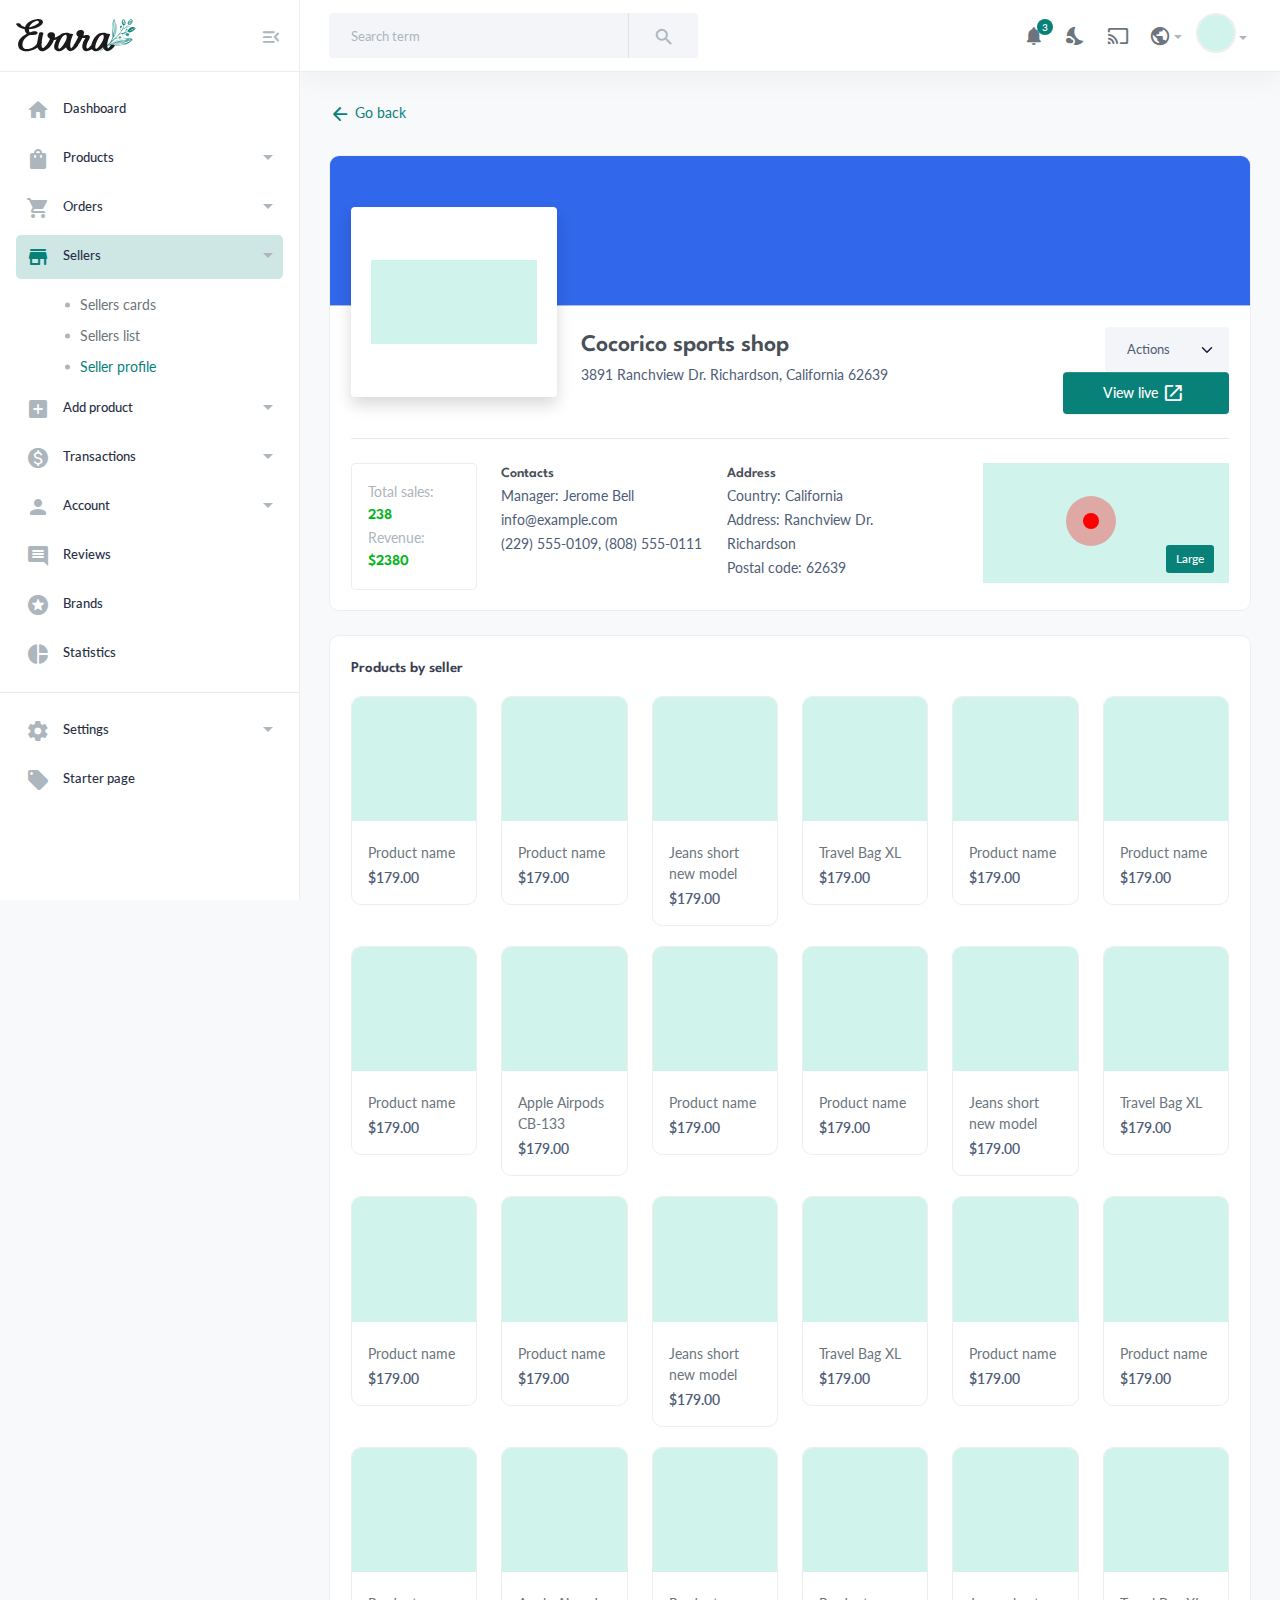
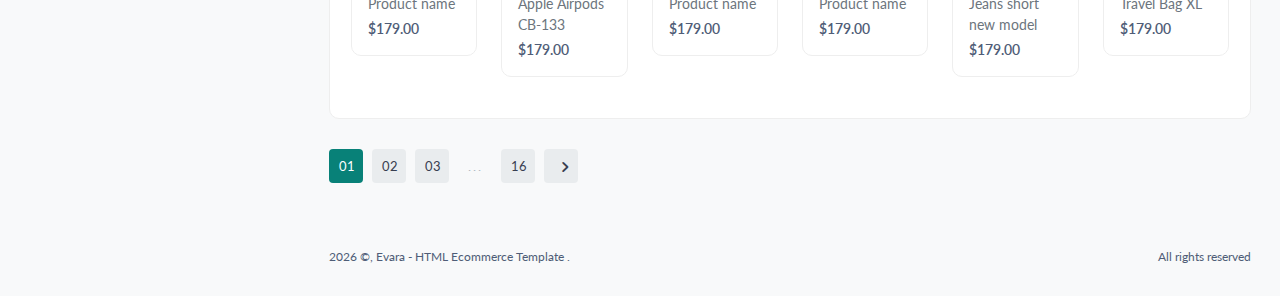
<file: AdminPage/page-seller-detail.html>
<!DOCTYPE HTML>
<html lang="en">

<head>
    <meta charset="utf-8">
    <title>Evara Dashboard</title>
    <meta http-equiv="x-ua-compatible" content="ie=edge">
    <meta name="description" content="">
    <meta name="viewport" content="width=device-width, initial-scale=1">
    <meta property="og:title" content="">
    <meta property="og:type" content="">
    <meta property="og:url" content="">
    <meta property="og:image" content="">
    <!-- Favicon -->
    <link rel="shortcut icon" type="image/x-icon" href="assets/imgs/theme/favicon.svg">
    <!-- Template CSS -->
    <link href="assets/css/main.css" rel="stylesheet" type="text/css" />
</head>

<body>
    <div class="screen-overlay"></div>
    <aside class="navbar-aside" id="offcanvas_aside">
        <div class="aside-top">
            <a href="index.html" class="brand-wrap">
                <img src="assets/imgs/theme/logo.svg" class="logo" alt="Evara Dashboard">
            </a>
            <div>
                <button class="btn btn-icon btn-aside-minimize"> <i class="text-muted material-icons md-menu_open"></i> </button>
            </div>
        </div>
        <nav>
            <ul class="menu-aside">
                <li class="menu-item">
                    <a class="menu-link" href="index.html"> <i class="icon material-icons md-home"></i>
                        <span class="text">Dashboard</span>
                    </a>
                </li>
                <li class="menu-item has-submenu">
                    <a class="menu-link" href="page-products-list.html"> <i class="icon material-icons md-shopping_bag"></i>
                        <span class="text">Products</span>
                    </a>
                    <div class="submenu">
                        <a href="page-products-list.html">Product List</a>
                        <a href="page-products-grid.html">Product grid</a>
                        <a href="page-products-grid-2.html">Product grid 2</a>
                        <a href="page-categories.html">Categories</a>
                    </div>
                </li>
                <li class="menu-item has-submenu">
                    <a class="menu-link" href="page-orders-1.html"> <i class="icon material-icons md-shopping_cart"></i>
                        <span class="text">Orders</span>
                    </a>
                    <div class="submenu">
                        <a href="page-orders-1.html">Order list 1</a>
                        <a href="page-orders-2.html">Order list 2</a>
                        <a href="page-orders-detail.html">Order detail</a>
                        <a href="page-orders-tracking.html">Order tracking</a>
                        <a href="page-invoice.html">Invoice</a>
                    </div>
                </li>
                <li class="menu-item has-submenu active">
                    <a class="menu-link" href="page-sellers-cards.html"> <i class="icon material-icons md-store"></i>
                        <span class="text">Sellers</span>
                    </a>
                    <div class="submenu">
                        <a href="page-sellers-cards.html">Sellers cards</a>
                        <a href="page-sellers-list.html">Sellers list</a>
                        <a href="page-seller-detail.html" class="active">Seller profile</a>
                    </div>
                </li>
                <li class="menu-item has-submenu">
                    <a class="menu-link" href="page-form-product-1.html"> <i class="icon material-icons md-add_box"></i>
                        <span class="text">Add product</span>
                    </a>
                    <div class="submenu">
                        <a href="page-form-product-1.html">Add product 1</a>
                        <a href="page-form-product-2.html">Add product 2</a>
                        <a href="page-form-product-3.html">Add product 3</a>
                        <a href="page-form-product-4.html">Add product 4</a>
                    </div>
                </li>
                <li class="menu-item has-submenu">
                    <a class="menu-link" href="page-transactions-1.html"> <i class="icon material-icons md-monetization_on"></i>
                        <span class="text">Transactions</span>
                    </a>
                    <div class="submenu">
                        <a href="page-transactions-1.html">Transaction 1</a>
                        <a href="page-transactions-2.html">Transaction 2</a>
                        <a href="page-transactions-details.html">Transaction Details</a>
                    </div>
                </li>
                <li class="menu-item has-submenu">
                    <a class="menu-link" href="#"> <i class="icon material-icons md-person"></i>
                        <span class="text">Account</span>
                    </a>
                    <div class="submenu">
                        <a href="page-account-login.html">User login</a>
                        <a href="page-account-register.html">User registration</a>
                        <a href="page-error-404.html">Error 404</a>
                    </div>
                </li>
                <li class="menu-item">
                    <a class="menu-link" href="page-reviews.html"> <i class="icon material-icons md-comment"></i>
                        <span class="text">Reviews</span>
                    </a>
                </li>
                <li class="menu-item">
                    <a class="menu-link" href="page-brands.html"> <i class="icon material-icons md-stars"></i>
                        <span class="text">Brands</span> </a>
                </li>
                <li class="menu-item">
                    <a class="menu-link" disabled href="#"> <i class="icon material-icons md-pie_chart"></i>
                        <span class="text">Statistics</span>
                    </a>
                </li>
            </ul>
            <hr>
            <ul class="menu-aside">
                <li class="menu-item has-submenu">
                    <a class="menu-link" href="#"> <i class="icon material-icons md-settings"></i>
                        <span class="text">Settings</span>
                    </a>
                    <div class="submenu">
                        <a href="page-settings-1.html">Setting sample 1</a>
                        <a href="page-settings-2.html">Setting sample 2</a>
                    </div>
                </li>
                <li class="menu-item">
                    <a class="menu-link" href="page-blank.html"> <i class="icon material-icons md-local_offer"></i>
                        <span class="text"> Starter page </span>
                    </a>
                </li>
            </ul>
            <br>
            <br>
        </nav>
    </aside>
    <main class="main-wrap">
        <header class="main-header navbar">
            <div class="col-search">
                <form class="searchform">
                    <div class="input-group">
                        <input list="search_terms" type="text" class="form-control" placeholder="Search term">
                        <button class="btn btn-light bg" type="button"> <i class="material-icons md-search"></i></button>
                    </div>
                    <datalist id="search_terms">
                        <option value="Products">
                        <option value="New orders">
                        <option value="Apple iphone">
                        <option value="Ahmed Hassan">
                    </datalist>
                </form>
            </div>
            <div class="col-nav">
                <button class="btn btn-icon btn-mobile me-auto" data-trigger="#offcanvas_aside"> <i class="material-icons md-apps"></i> </button>
                <ul class="nav">
                    <li class="nav-item">
                        <a class="nav-link btn-icon" href="#">
                            <i class="material-icons md-notifications animation-shake"></i>
                            <span class="badge rounded-pill">3</span>
                        </a>
                    </li>
                    <li class="nav-item">
                        <a class="nav-link btn-icon darkmode" href="#"> <i class="material-icons md-nights_stay"></i> </a>
                    </li>
                    <li class="nav-item">
                        <a href="#" class="requestfullscreen nav-link btn-icon"><i class="material-icons md-cast"></i></a>
                    </li>
                    <li class="dropdown nav-item">
                        <a class="dropdown-toggle" data-bs-toggle="dropdown" href="#" id="dropdownLanguage" aria-expanded="false"><i class="material-icons md-public"></i></a>
                        <div class="dropdown-menu dropdown-menu-end" aria-labelledby="dropdownLanguage">
                            <a class="dropdown-item text-brand" href="#"><img src="assets/imgs/theme/flag-us.png" alt="English">English</a>
                            <a class="dropdown-item" href="#"><img src="assets/imgs/theme/flag-fr.png" alt="Français">Français</a>
                            <a class="dropdown-item" href="#"><img src="assets/imgs/theme/flag-jp.png" alt="Français">日本語</a>
                            <a class="dropdown-item" href="#"><img src="assets/imgs/theme/flag-cn.png" alt="Français">中国人</a>
                        </div>
                    </li>
                    <li class="dropdown nav-item">
                        <a class="dropdown-toggle" data-bs-toggle="dropdown" href="#" id="dropdownAccount" aria-expanded="false"> <img class="img-xs rounded-circle" src="assets/imgs/people/avatar2.jpg" alt="User"></a>
                        <div class="dropdown-menu dropdown-menu-end" aria-labelledby="dropdownAccount">
                            <a class="dropdown-item" href="#"><i class="material-icons md-perm_identity"></i>Edit Profile</a>
                            <a class="dropdown-item" href="#"><i class="material-icons md-settings"></i>Account Settings</a>
                            <a class="dropdown-item" href="#"><i class="material-icons md-account_balance_wallet"></i>Wallet</a>
                            <a class="dropdown-item" href="#"><i class="material-icons md-receipt"></i>Billing</a>
                            <a class="dropdown-item" href="#"><i class="material-icons md-help_outline"></i>Help center</a>
                            <div class="dropdown-divider"></div>
                            <a class="dropdown-item text-danger" href="#"><i class="material-icons md-exit_to_app"></i>Logout</a>
                        </div>
                    </li>
                </ul>
            </div>
        </header>
        <section class="content-main">
            <div class="content-header">
                <a href="javascript:history.back()"><i class="material-icons md-arrow_back"></i> Go back </a>
            </div>
            <div class="card mb-4">
                <div class="card-header bg-primary" style="height:150px">
                </div>
                <div class="card-body">
                    <div class="row">
                        <div class="col-xl col-lg flex-grow-0" style="flex-basis:230px">
                            <div class="img-thumbnail shadow w-100 bg-white position-relative text-center" style="height:190px; width:200px; margin-top:-120px">
                                <img src="assets/imgs/brands/brand-3.jpg" class="center-xy img-fluid" alt="Logo Brand">
                            </div>
                        </div> <!--  col.// -->
                        <div class="col-xl col-lg">
                            <h3>Cocorico sports shop</h3>
                            <p>3891 Ranchview Dr. Richardson, California 62639</p>
                        </div> <!--  col.// -->
                        <div class="col-xl-4 text-md-end">
                            <select class="form-select w-auto d-inline-block">
                                <option>Actions</option>
                                <option>Disable shop</option>
                                <option>Analyze</option>
                                <option>Something</option>
                            </select>
                            <a href="#" class="btn btn-primary"> View live <i class="material-icons md-launch"></i> </a>
                        </div> <!--  col.// -->
                    </div> <!-- card-body.// -->
                    <hr class="my-4">
                    <div class="row g-4">
                        <div class="col-md-12 col-lg-4 col-xl-2">
                            <article class="box">
                                <p class="mb-0 text-muted">Total sales:</p>
                                <h5 class="text-success">238</h5>
                                <p class="mb-0 text-muted">Revenue:</p>
                                <h5 class="text-success mb-0">$2380</h5>
                            </article>
                        </div> <!--  col.// -->
                        <div class="col-sm-6 col-lg-4 col-xl-3">
                            <h6>Contacts</h6>
                            <p>
                                Manager: Jerome Bell <br>
                                info@example.com <br>
                                (229) 555-0109, (808) 555-0111
                            </p>
                        </div> <!--  col.// -->
                        <div class="col-sm-6 col-lg-4 col-xl-3">
                            <h6>Address</h6>
                            <p>
                                Country: California <br>
                                Address: Ranchview Dr. Richardson <br>
                                Postal code: 62639
                            </p>
                        </div> <!--  col.// -->
                        <div class="col-sm-6 col-xl-4 text-xl-end">
                            <map class="mapbox position-relative d-inline-block">
                                <img src="assets/imgs/misc/map.jpg" class="rounded2" height="120" alt="map">
                                <span class="map-pin" style="top:50px; left: 100px"></span>
                                <button class="btn btn-sm btn-brand position-absolute bottom-0 end-0 mb-15 mr-15 font-xs"> Large </button>
                            </map>
                        </div> <!--  col.// -->
                    </div> <!--  row.// -->
                </div> <!--  card-body.// -->
            </div> <!--  card.// -->
            <div class="card mb-4">
                <div class="card-body">
                    <h5 class="card-title">Products by seller</h5>
                    <div class="row">
                        <div class="col-xl-2 col-lg-3 col-md-6">
                            <div class="card card-product-grid">
                                <a href="#" class="img-wrap"> <img src="assets/imgs/items/1.jpg" alt="Product"> </a>
                                <div class="info-wrap">
                                    <a href="#" class="title">Product name</a>
                                    <div class="price mt-1">$179.00</div> <!-- price-wrap.// -->
                                </div>
                            </div> <!-- card-product  end// -->
                        </div> <!-- col.// -->
                        <div class="col-xl-2 col-lg-3 col-md-6">
                            <div class="card card-product-grid">
                                <a href="#" class="img-wrap"> <img src="assets/imgs/items/2.jpg" alt="Product"> </a>
                                <div class="info-wrap">
                                    <a href="#" class="title">Product name</a>
                                    <div class="price mt-1">$179.00</div> <!-- price-wrap.// -->
                                </div>
                            </div> <!-- card-product  end// -->
                        </div> <!-- col.// -->
                        <div class="col-xl-2 col-lg-3 col-md-6">
                            <div class="card card-product-grid">
                                <a href="#" class="img-wrap"> <img src="assets/imgs/items/3.jpg" alt="Product"> </a>
                                <div class="info-wrap">
                                    <a href="#" class="title">Jeans short new model</a>
                                    <div class="price mt-1">$179.00</div> <!-- price-wrap.// -->
                                </div>
                            </div> <!-- card-product  end// -->
                        </div> <!-- col.// -->
                        <div class="col-xl-2 col-lg-3 col-md-6">
                            <div class="card card-product-grid">
                                <a href="#" class="img-wrap"> <img src="assets/imgs/items/4.jpg" alt="Product"> </a>
                                <div class="info-wrap">
                                    <a href="#" class="title">Travel Bag XL</a>
                                    <div class="price mt-1">$179.00</div> <!-- price-wrap.// -->
                                </div>
                            </div> <!-- card-product  end// -->
                        </div> <!-- col.// -->
                        <div class="col-xl-2 col-lg-3 col-md-6">
                            <div class="card card-product-grid">
                                <a href="#" class="img-wrap"> <img src="assets/imgs/items/5.jpg" alt="Product"> </a>
                                <div class="info-wrap">
                                    <a href="#" class="title">Product name</a>
                                    <div class="price mt-1">$179.00</div> <!-- price-wrap.// -->
                                </div>
                            </div> <!-- card-product  end// -->
                        </div> <!-- col.// -->
                        <div class="col-xl-2 col-lg-3 col-md-6">
                            <div class="card card-product-grid">
                                <a href="#" class="img-wrap"> <img src="assets/imgs/items/6.jpg" alt="Product"> </a>
                                <div class="info-wrap">
                                    <a href="#" class="title">Product name</a>
                                    <div class="price mt-1">$179.00</div> <!-- price-wrap.// -->
                                </div>
                            </div> <!-- card-product  end// -->
                        </div> <!-- col.// -->
                        <div class="col-xl-2 col-lg-3 col-md-6">
                            <div class="card card-product-grid">
                                <a href="#" class="img-wrap"> <img src="assets/imgs/items/7.jpg" alt="Product"> </a>
                                <div class="info-wrap">
                                    <a href="#" class="title">Product name</a>
                                    <div class="price mt-1">$179.00</div> <!-- price-wrap.// -->
                                </div>
                            </div> <!-- card-product  end// -->
                        </div> <!-- col.// -->
                        <div class="col-xl-2 col-lg-3 col-md-6">
                            <div class="card card-product-grid">
                                <a href="#" class="img-wrap"> <img src="assets/imgs/items/8.jpg" alt="Product"> </a>
                                <div class="info-wrap">
                                    <a href="#" class="title">Apple Airpods CB-133</a>
                                    <div class="price mt-1">$179.00</div> <!-- price-wrap.// -->
                                </div>
                            </div> <!-- card-product  end// -->
                        </div> <!-- col.// -->
                        <div class="col-xl-2 col-lg-3 col-md-6">
                            <div class="card card-product-grid">
                                <a href="#" class="img-wrap"> <img src="assets/imgs/items/9.jpg" alt="Product"> </a>
                                <div class="info-wrap">
                                    <a href="#" class="title">Product name</a>
                                    <div class="price mt-1">$179.00</div> <!-- price-wrap.// -->
                                </div>
                            </div> <!-- card-product  end// -->
                        </div> <!-- col.// -->
                        <div class="col-xl-2 col-lg-3 col-md-6">
                            <div class="card card-product-grid">
                                <a href="#" class="img-wrap"> <img src="assets/imgs/items/10.jpg" alt="Product"> </a>
                                <div class="info-wrap">
                                    <a href="#" class="title">Product name</a>
                                    <div class="price mt-1">$179.00</div> <!-- price-wrap.// -->
                                </div>
                            </div> <!-- card-product  end// -->
                        </div> <!-- col.// -->
                        <div class="col-xl-2 col-lg-3 col-md-6">
                            <div class="card card-product-grid">
                                <a href="#" class="img-wrap"> <img src="assets/imgs/items/11.jpg" alt="Product"> </a>
                                <div class="info-wrap">
                                    <a href="#" class="title">Jeans short new model</a>
                                    <div class="price mt-1">$179.00</div> <!-- price-wrap.// -->
                                </div>
                            </div> <!-- card-product  end// -->
                        </div> <!-- col.// -->
                        <div class="col-xl-2 col-lg-3 col-md-6">
                            <div class="card card-product-grid">
                                <a href="#" class="img-wrap"> <img src="assets/imgs/items/12.jpg" alt="Product"> </a>
                                <div class="info-wrap">
                                    <a href="#" class="title">Travel Bag XL</a>
                                    <div class="price mt-1">$179.00</div> <!-- price-wrap.// -->
                                </div>
                            </div> <!-- card-product  end// -->
                        </div> <!-- col.// -->
                        <div class="col-xl-2 col-lg-3 col-md-6">
                            <div class="card card-product-grid">
                                <a href="#" class="img-wrap"> <img src="assets/imgs/items/1.jpg" alt="Product"> </a>
                                <div class="info-wrap">
                                    <a href="#" class="title">Product name</a>
                                    <div class="price mt-1">$179.00</div> <!-- price-wrap.// -->
                                </div>
                            </div> <!-- card-product  end// -->
                        </div> <!-- col.// -->
                        <div class="col-xl-2 col-lg-3 col-md-6">
                            <div class="card card-product-grid">
                                <a href="#" class="img-wrap"> <img src="assets/imgs/items/2.jpg" alt="Product"> </a>
                                <div class="info-wrap">
                                    <a href="#" class="title">Product name</a>
                                    <div class="price mt-1">$179.00</div> <!-- price-wrap.// -->
                                </div>
                            </div> <!-- card-product  end// -->
                        </div> <!-- col.// -->
                        <div class="col-xl-2 col-lg-3 col-md-6">
                            <div class="card card-product-grid">
                                <a href="#" class="img-wrap"> <img src="assets/imgs/items/3.jpg" alt="Product"> </a>
                                <div class="info-wrap">
                                    <a href="#" class="title">Jeans short new model</a>
                                    <div class="price mt-1">$179.00</div> <!-- price-wrap.// -->
                                </div>
                            </div> <!-- card-product  end// -->
                        </div> <!-- col.// -->
                        <div class="col-xl-2 col-lg-3 col-md-6">
                            <div class="card card-product-grid">
                                <a href="#" class="img-wrap"> <img src="assets/imgs/items/4.jpg" alt="Product"> </a>
                                <div class="info-wrap">
                                    <a href="#" class="title">Travel Bag XL</a>
                                    <div class="price mt-1">$179.00</div> <!-- price-wrap.// -->
                                </div>
                            </div> <!-- card-product  end// -->
                        </div> <!-- col.// -->
                        <div class="col-xl-2 col-lg-3 col-md-6">
                            <div class="card card-product-grid">
                                <a href="#" class="img-wrap"> <img src="assets/imgs/items/5.jpg" alt="Product"> </a>
                                <div class="info-wrap">
                                    <a href="#" class="title">Product name</a>
                                    <div class="price mt-1">$179.00</div> <!-- price-wrap.// -->
                                </div>
                            </div> <!-- card-product  end// -->
                        </div> <!-- col.// -->
                        <div class="col-xl-2 col-lg-3 col-md-6">
                            <div class="card card-product-grid">
                                <a href="#" class="img-wrap"> <img src="assets/imgs/items/6.jpg" alt="Product"> </a>
                                <div class="info-wrap">
                                    <a href="#" class="title">Product name</a>
                                    <div class="price mt-1">$179.00</div> <!-- price-wrap.// -->
                                </div>
                            </div> <!-- card-product  end// -->
                        </div> <!-- col.// -->
                        <div class="col-xl-2 col-lg-3 col-md-6">
                            <div class="card card-product-grid">
                                <a href="#" class="img-wrap"> <img src="assets/imgs/items/7.jpg" alt="Product"> </a>
                                <div class="info-wrap">
                                    <a href="#" class="title">Product name</a>
                                    <div class="price mt-1">$179.00</div> <!-- price-wrap.// -->
                                </div>
                            </div> <!-- card-product  end// -->
                        </div> <!-- col.// -->
                        <div class="col-xl-2 col-lg-3 col-md-6">
                            <div class="card card-product-grid">
                                <a href="#" class="img-wrap"> <img src="assets/imgs/items/8.jpg" alt="Product"> </a>
                                <div class="info-wrap">
                                    <a href="#" class="title">Apple Airpods CB-133</a>
                                    <div class="price mt-1">$179.00</div> <!-- price-wrap.// -->
                                </div>
                            </div> <!-- card-product  end// -->
                        </div> <!-- col.// -->
                        <div class="col-xl-2 col-lg-3 col-md-6">
                            <div class="card card-product-grid">
                                <a href="#" class="img-wrap"> <img src="assets/imgs/items/9.jpg" alt="Product"> </a>
                                <div class="info-wrap">
                                    <a href="#" class="title">Product name</a>
                                    <div class="price mt-1">$179.00</div> <!-- price-wrap.// -->
                                </div>
                            </div> <!-- card-product  end// -->
                        </div> <!-- col.// -->
                        <div class="col-xl-2 col-lg-3 col-md-6">
                            <div class="card card-product-grid">
                                <a href="#" class="img-wrap"> <img src="assets/imgs/items/10.jpg" alt="Product"> </a>
                                <div class="info-wrap">
                                    <a href="#" class="title">Product name</a>
                                    <div class="price mt-1">$179.00</div> <!-- price-wrap.// -->
                                </div>
                            </div> <!-- card-product  end// -->
                        </div> <!-- col.// -->
                        <div class="col-xl-2 col-lg-3 col-md-6">
                            <div class="card card-product-grid">
                                <a href="#" class="img-wrap"> <img src="assets/imgs/items/11.jpg" alt="Product"> </a>
                                <div class="info-wrap">
                                    <a href="#" class="title">Jeans short new model</a>
                                    <div class="price mt-1">$179.00</div> <!-- price-wrap.// -->
                                </div>
                            </div> <!-- card-product  end// -->
                        </div> <!-- col.// -->
                        <div class="col-xl-2 col-lg-3 col-md-6">
                            <div class="card card-product-grid">
                                <a href="#" class="img-wrap"> <img src="assets/imgs/items/12.jpg" alt="Product"> </a>
                                <div class="info-wrap">
                                    <a href="#" class="title">Travel Bag XL</a>
                                    <div class="price mt-1">$179.00</div> <!-- price-wrap.// -->
                                </div>
                            </div> <!-- card-product  end// -->
                        </div> <!-- col.// -->
                    </div> <!-- row.// -->
                </div> <!--  card-body.// -->
            </div> <!--  card.// -->
            <div class="pagination-area mt-30 mb-50">
                <nav aria-label="Page navigation example">
                    <ul class="pagination justify-content-start">
                        <li class="page-item active"><a class="page-link" href="#">01</a></li>
                        <li class="page-item"><a class="page-link" href="#">02</a></li>
                        <li class="page-item"><a class="page-link" href="#">03</a></li>
                        <li class="page-item"><a class="page-link dot" href="#">...</a></li>
                        <li class="page-item"><a class="page-link" href="#">16</a></li>
                        <li class="page-item"><a class="page-link" href="#"><i class="material-icons md-chevron_right"></i></a></li>
                    </ul>
                </nav>
            </div>
        </section> <!-- content-main end// -->
        <footer class="main-footer font-xs">
            <div class="row pb-30 pt-15">
                <div class="col-sm-6">
                    <script>
                    document.write(new Date().getFullYear())
                    </script> ©, Evara - HTML Ecommerce Template .
                </div>
                <div class="col-sm-6">
                    <div class="text-sm-end">
                        All rights reserved
                    </div>
                </div>
            </div>
        </footer>
    </main>
    <script src="assets/js/vendors/jquery-3.6.0.min.js"></script>
    <script src="assets/js/vendors/bootstrap.bundle.min.js"></script>
    <script src="assets/js/vendors/select2.min.js"></script>
    <script src="assets/js/vendors/perfect-scrollbar.js"></script>
    <script src="assets/js/vendors/jquery.fullscreen.min.js"></script>
    <!-- Main Script -->
    <script src="assets/js/main.js" type="text/javascript"></script>
</body>

</html>
</file>
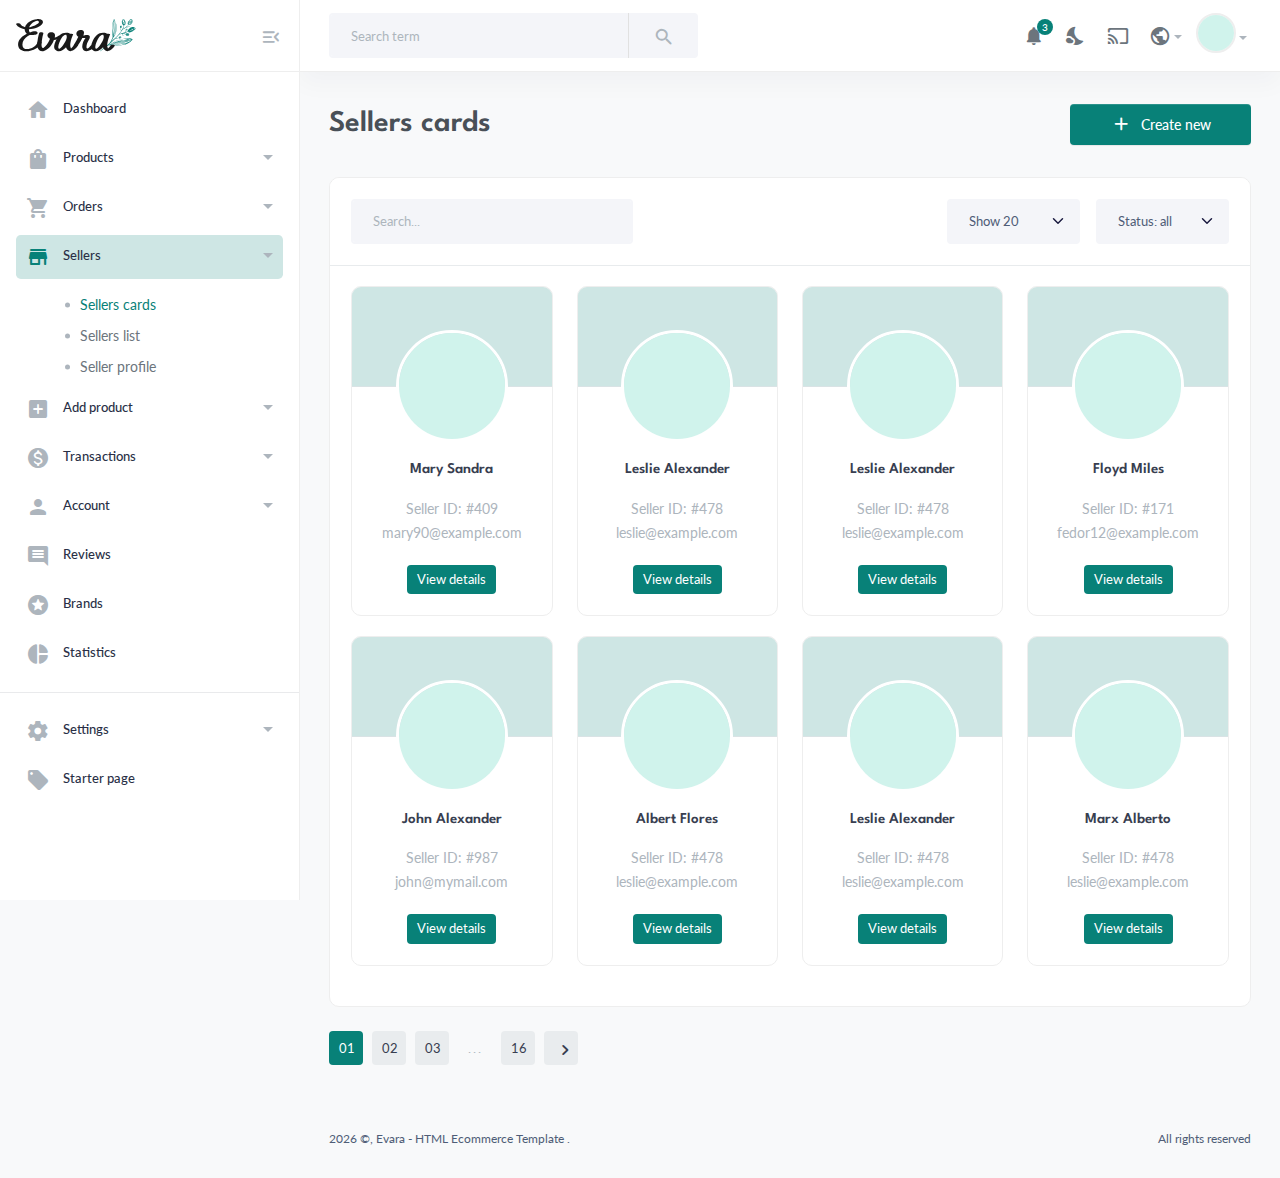
<file: AdminPage/page-sellers-cards.html>
<!DOCTYPE HTML>
<html lang="en">

<head>
    <meta charset="utf-8">
    <title>Evara Dashboard</title>
    <meta http-equiv="x-ua-compatible" content="ie=edge">
    <meta name="description" content="">
    <meta name="viewport" content="width=device-width, initial-scale=1">
    <meta property="og:title" content="">
    <meta property="og:type" content="">
    <meta property="og:url" content="">
    <meta property="og:image" content="">
    <!-- Favicon -->
    <link rel="shortcut icon" type="image/x-icon" href="assets/imgs/theme/favicon.svg">
    <!-- Template CSS -->
    <link href="assets/css/main.css" rel="stylesheet" type="text/css" />
</head>

<body>
    <div class="screen-overlay"></div>
    <aside class="navbar-aside" id="offcanvas_aside">
        <div class="aside-top">
            <a href="index.html" class="brand-wrap">
                <img src="assets/imgs/theme/logo.svg" class="logo" alt="Evara Dashboard">
            </a>
            <div>
                <button class="btn btn-icon btn-aside-minimize"> <i class="text-muted material-icons md-menu_open"></i> </button>
            </div>
        </div>
        <nav>
            <ul class="menu-aside">
                <li class="menu-item ">
                    <a class="menu-link" href="index.html"> <i class="icon material-icons md-home"></i>
                        <span class="text">Dashboard</span>
                    </a>
                </li>
                <li class="menu-item has-submenu">
                    <a class="menu-link" href="page-products-list.html"> <i class="icon material-icons md-shopping_bag"></i>
                        <span class="text">Products</span>
                    </a>
                    <div class="submenu">
                        <a href="page-products-list.html">Product List</a>
                        <a href="page-products-grid.html">Product grid</a>
                        <a href="page-products-grid-2.html">Product grid 2</a>
                        <a href="page-categories.html">Categories</a>
                    </div>
                </li>
                <li class="menu-item has-submenu">
                    <a class="menu-link" href="page-orders-1.html"> <i class="icon material-icons md-shopping_cart"></i>
                        <span class="text">Orders</span>
                    </a>
                    <div class="submenu">
                        <a href="page-orders-1.html">Order list 1</a>
                        <a href="page-orders-2.html">Order list 2</a>
                        <a href="page-orders-detail.html">Order detail</a>
                        <a href="page-orders-tracking.html">Order tracking</a>
<a href="page-invoice.html">Invoice</a>
                    </div>
                </li>
                <li class="menu-item has-submenu active">
                    <a class="menu-link" href="page-sellers-cards.html"> <i class="icon material-icons md-store"></i>
                        <span class="text">Sellers</span>
                    </a>
                    <div class="submenu">
                        <a href="page-sellers-cards.html" class="active">Sellers cards</a>
                        <a href="page-sellers-list.html">Sellers list</a>
                        <a href="page-seller-detail.html">Seller profile</a>
                    </div>
                </li>
                <li class="menu-item has-submenu">
                    <a class="menu-link" href="page-form-product-1.html"> <i class="icon material-icons md-add_box"></i>
                        <span class="text">Add product</span>
                    </a>
                    <div class="submenu">
                        <a href="page-form-product-1.html">Add product 1</a>
                        <a href="page-form-product-2.html">Add product 2</a>
                        <a href="page-form-product-3.html">Add product 3</a>
                        <a href="page-form-product-4.html">Add product 4</a>
                    </div>
                </li>
                <li class="menu-item has-submenu">
                    <a class="menu-link" href="page-transactions-1.html"> <i class="icon material-icons md-monetization_on"></i>
                        <span class="text">Transactions</span>
                    </a>
                    <div class="submenu">
                        <a href="page-transactions-1.html">Transaction 1</a>
                        <a href="page-transactions-2.html">Transaction 2</a>
                        <a href="page-transactions-details.html">Transaction Details</a>
                    </div>
                </li>
                <li class="menu-item has-submenu">
                    <a class="menu-link" href="#"> <i class="icon material-icons md-person"></i>
                        <span class="text">Account</span>
                    </a>
                    <div class="submenu">
                        <a href="page-account-login.html">User login</a>
                        <a href="page-account-register.html">User registration</a>
                        <a href="page-error-404.html">Error 404</a>
                    </div>
                </li>
                <li class="menu-item">
                    <a class="menu-link" href="page-reviews.html"> <i class="icon material-icons md-comment"></i>
                        <span class="text">Reviews</span>
                    </a>
                </li>
                <li class="menu-item">
                    <a class="menu-link" href="page-brands.html"> <i class="icon material-icons md-stars"></i>
                        <span class="text">Brands</span> </a>
                </li>
                <li class="menu-item">
                    <a class="menu-link" disabled href="#"> <i class="icon material-icons md-pie_chart"></i>
                        <span class="text">Statistics</span>
                    </a>
                </li>
            </ul>
            <hr>
            <ul class="menu-aside">
                <li class="menu-item has-submenu">
                    <a class="menu-link" href="#"> <i class="icon material-icons md-settings"></i>
                        <span class="text">Settings</span>
                    </a>
                    <div class="submenu">
                        <a href="page-settings-1.html">Setting sample 1</a>
                        <a href="page-settings-2.html">Setting sample 2</a>
                    </div>
                </li>
                <li class="menu-item">
                    <a class="menu-link" href="page-blank.html"> <i class="icon material-icons md-local_offer"></i>
                        <span class="text"> Starter page </span>
                    </a>
                </li>
            </ul>
            <br>
            <br>
        </nav>
    </aside>
    <main class="main-wrap">
        <header class="main-header navbar">
            <div class="col-search">
                <form class="searchform">
                    <div class="input-group">
                        <input list="search_terms" type="text" class="form-control" placeholder="Search term">
                        <button class="btn btn-light bg" type="button"> <i class="material-icons md-search"></i></button>
                    </div>
                    <datalist id="search_terms">
                        <option value="Products">
                        <option value="New orders">
                        <option value="Apple iphone">
                        <option value="Ahmed Hassan">
                    </datalist>
                </form>
            </div>
            <div class="col-nav">
                <button class="btn btn-icon btn-mobile me-auto" data-trigger="#offcanvas_aside"> <i class="material-icons md-apps"></i> </button>
                <ul class="nav">
                    <li class="nav-item">
                        <a class="nav-link btn-icon" href="#">
                            <i class="material-icons md-notifications animation-shake"></i>
                            <span class="badge rounded-pill">3</span>
                        </a>
                    </li>
                    <li class="nav-item">
                        <a class="nav-link btn-icon darkmode" href="#"> <i class="material-icons md-nights_stay"></i> </a>
                    </li>
                    <li class="nav-item">
                        <a href="#" class="requestfullscreen nav-link btn-icon"><i class="material-icons md-cast"></i></a>
                    </li>
                    <li class="dropdown nav-item">
                        <a class="dropdown-toggle" data-bs-toggle="dropdown" href="#" id="dropdownLanguage" aria-expanded="false"><i class="material-icons md-public"></i></a>
                        <div class="dropdown-menu dropdown-menu-end" aria-labelledby="dropdownLanguage">
                            <a class="dropdown-item text-brand" href="#"><img src="assets/imgs/theme/flag-us.png" alt="English">English</a>
                            <a class="dropdown-item" href="#"><img src="assets/imgs/theme/flag-fr.png" alt="Français">Français</a>
                            <a class="dropdown-item" href="#"><img src="assets/imgs/theme/flag-jp.png" alt="Français">日本語</a>
                            <a class="dropdown-item" href="#"><img src="assets/imgs/theme/flag-cn.png" alt="Français">中国人</a>
                        </div>
                    </li>
                    <li class="dropdown nav-item">
                        <a class="dropdown-toggle" data-bs-toggle="dropdown" href="#" id="dropdownAccount" aria-expanded="false"> <img class="img-xs rounded-circle" src="assets/imgs/people/avatar2.jpg" alt="User"></a>
                        <div class="dropdown-menu dropdown-menu-end" aria-labelledby="dropdownAccount">
                            <a class="dropdown-item" href="#"><i class="material-icons md-perm_identity"></i>Edit Profile</a>
                            <a class="dropdown-item" href="#"><i class="material-icons md-settings"></i>Account Settings</a>
                            <a class="dropdown-item" href="#"><i class="material-icons md-account_balance_wallet"></i>Wallet</a>
                            <a class="dropdown-item" href="#"><i class="material-icons md-receipt"></i>Billing</a>
                            <a class="dropdown-item" href="#"><i class="material-icons md-help_outline"></i>Help center</a>
                            <div class="dropdown-divider"></div>
                            <a class="dropdown-item text-danger" href="#"><i class="material-icons md-exit_to_app"></i>Logout</a>
                        </div>
                    </li>
                </ul>
            </div>
        </header>
        <section class="content-main">
            <div class="content-header">
                <h2 class="content-title">Sellers cards</h2>
                <div>
                    <a href="#" class="btn btn-primary"><i class="material-icons md-plus"></i> Create new</a>
                </div>
            </div>
            <div class="card mb-4">
                <header class="card-header">
                    <div class="row gx-3">
                        <div class="col-lg-4 col-md-6 me-auto">
                            <input type="text" placeholder="Search..." class="form-control">
                        </div>
                        <div class="col-lg-2 col-6 col-md-3">
                            <select class="form-select">
                                <option>Show 20</option>
                                <option>Show 30</option>
                                <option>Show 40</option>
                                <option>Show all</option>
                            </select>
                        </div>
                        <div class="col-lg-2 col-6 col-md-3">
                            <select class="form-select">
                                <option>Status: all</option>
                                <option>Active only</option>
                                <option>Disabled</option>
                            </select>
                        </div>
                    </div>
                </header> <!-- card-header end// -->
                <div class="card-body">
                    <div class="row row-cols-1 row-cols-sm-2 row-cols-lg-3 row-cols-xl-4">
                        <div class="col">
                            <div class="card card-user">
                                <div class="card-header">
                                    <img class="img-md img-avatar" src="assets/imgs/people/avatar1.jpg" alt="User pic">
                                </div>
                                <div class="card-body">
                                    <h5 class="card-title mt-50">Mary Sandra</h5>
                                    <div class="card-text text-muted">
                                        <p class="m-0">Seller ID: #409</p>
                                        <p>mary90@example.com</p>
                                        <a href="#" class="btn btn-sm btn-brand rounded font-sm mt-15">View details</a>
                                    </div>
                                </div>
                            </div>
                        </div> <!-- col.// -->
                        <div class="col">
                            <div class="card card-user">
                                <div class="card-header">
                                    <img class="img-md img-avatar" src="assets/imgs/people/avatar2.jpg" alt="User pic">
                                </div>
                                <div class="card-body">
                                    <h5 class="card-title mt-50">Leslie Alexander</h5>
                                    <div class="card-text text-muted">
                                        <p class="m-0">Seller ID: #478</p>
                                        <p>leslie@example.com</p>
                                        <a href="#" class="btn btn-sm btn-brand rounded font-sm mt-15">View details</a>
                                    </div>
                                </div>
                            </div>
                        </div> <!-- col.// -->
                        <div class="col">
                            <div class="card card-user">
                                <div class="card-header">
                                    <img class="img-md img-avatar" src="assets/imgs/people/avatar3.jpg" alt="User pic">
                                </div>
                                <div class="card-body">
                                    <h5 class="card-title mt-50">Leslie Alexander</h5>
                                    <div class="card-text text-muted">
                                        <p class="m-0">Seller ID: #478</p>
                                        <p>leslie@example.com</p>
                                        <a href="#" class="btn btn-sm btn-brand rounded font-sm mt-15">View details</a>
                                    </div>
                                </div>
                            </div>
                        </div> <!-- col.// -->
                        <div class="col">
                            <div class="card card-user">
                                <div class="card-header">
                                    <img class="img-md img-avatar" src="assets/imgs/people/avatar4.jpg" alt="User pic">
                                </div>
                                <div class="card-body">
                                    <h5 class="card-title mt-50">Floyd Miles</h5>
                                    <div class="card-text text-muted">
                                        <p class="m-0">Seller ID: #171</p>
                                        <p>fedor12@example.com</p>
                                        <a href="#" class="btn btn-sm btn-brand rounded font-sm mt-15">View details</a>
                                    </div>
                                </div>
                            </div>
                        </div> <!-- col.// -->
                        <div class="col">
                            <div class="card card-user">
                                <div class="card-header">
                                    <img class="img-md img-avatar" src="assets/imgs/people/avatar1.jpg" alt="User pic">
                                </div>
                                <div class="card-body">
                                    <h5 class="card-title mt-50">John Alexander</h5>
                                    <div class="card-text text-muted">
                                        <p class="m-0">Seller ID: #987</p>
                                        <p>john@mymail.com</p>
                                        <a href="#" class="btn btn-sm btn-brand rounded font-sm mt-15">View details</a>
                                    </div>
                                </div>
                            </div>
                        </div> <!-- col.// -->
                        <div class="col">
                            <div class="card card-user">
                                <div class="card-header">
                                    <img class="img-md img-avatar" src="assets/imgs/people/avatar3.jpg" alt="User pic">
                                </div>
                                <div class="card-body">
                                    <h5 class="card-title mt-50">Albert Flores</h5>
                                    <div class="card-text text-muted">
                                        <p class="m-0">Seller ID: #478</p>
                                        <p>leslie@example.com</p>
                                        <a href="#" class="btn btn-sm btn-brand rounded font-sm mt-15">View details</a>
                                    </div>
                                </div>
                            </div>
                        </div> <!-- col.// -->
                        <div class="col">
                            <div class="card card-user">
                                <div class="card-header">
                                    <img class="img-md img-avatar" src="assets/imgs/people/avatar4.jpg" alt="User pic">
                                </div>
                                <div class="card-body">
                                    <h5 class="card-title mt-50">Leslie Alexander</h5>
                                    <div class="card-text text-muted">
                                        <p class="m-0">Seller ID: #478</p>
                                        <p>leslie@example.com</p>
                                        <a href="#" class="btn btn-sm btn-brand rounded font-sm mt-15">View details</a>
                                    </div>
                                </div>
                            </div>
                        </div> <!-- col.// -->
                        <div class="col">
                            <div class="card card-user">
                                <div class="card-header">
                                    <img class="img-md img-avatar" src="assets/imgs/people/avatar1.jpg" alt="User pic">
                                </div>
                                <div class="card-body">
                                    <h5 class="card-title mt-50">Marx Alberto</h5>
                                    <div class="card-text text-muted">
                                        <p class="m-0">Seller ID: #478</p>
                                        <p>leslie@example.com</p>
                                        <a href="#" class="btn btn-sm btn-brand rounded font-sm mt-15">View details</a>
                                    </div>
                                </div>
                            </div>
                        </div> <!-- col.// -->
                    </div> <!-- row.// -->
                </div> <!-- card-body end// -->
            </div> <!-- card end// -->
            <div class="pagination-area mt-15 mb-50">
                <nav aria-label="Page navigation example">
                    <ul class="pagination justify-content-start">
                        <li class="page-item active"><a class="page-link" href="#">01</a></li>
                        <li class="page-item"><a class="page-link" href="#">02</a></li>
                        <li class="page-item"><a class="page-link" href="#">03</a></li>
                        <li class="page-item"><a class="page-link dot" href="#">...</a></li>
                        <li class="page-item"><a class="page-link" href="#">16</a></li>
                        <li class="page-item"><a class="page-link" href="#"><i class="material-icons md-chevron_right"></i></a></li>
                    </ul>
                </nav>
            </div>
        </section> <!-- content-main end// -->
        <footer class="main-footer font-xs">
            <div class="row pb-30 pt-15">
                <div class="col-sm-6">
                    <script>
                    document.write(new Date().getFullYear())
                    </script> ©, Evara - HTML Ecommerce Template .
                </div>
                <div class="col-sm-6">
                    <div class="text-sm-end">
                        All rights reserved
                    </div>
                </div>
            </div>
        </footer>
    </main>
    <script src="assets/js/vendors/jquery-3.6.0.min.js"></script>
    <script src="assets/js/vendors/bootstrap.bundle.min.js"></script>
    <script src="assets/js/vendors/select2.min.js"></script>
    <script src="assets/js/vendors/perfect-scrollbar.js"></script>
    <script src="assets/js/vendors/jquery.fullscreen.min.js"></script>
    <!-- Main Script -->
    <script src="assets/js/main.js" type="text/javascript"></script>
</body>

</html>
</file>
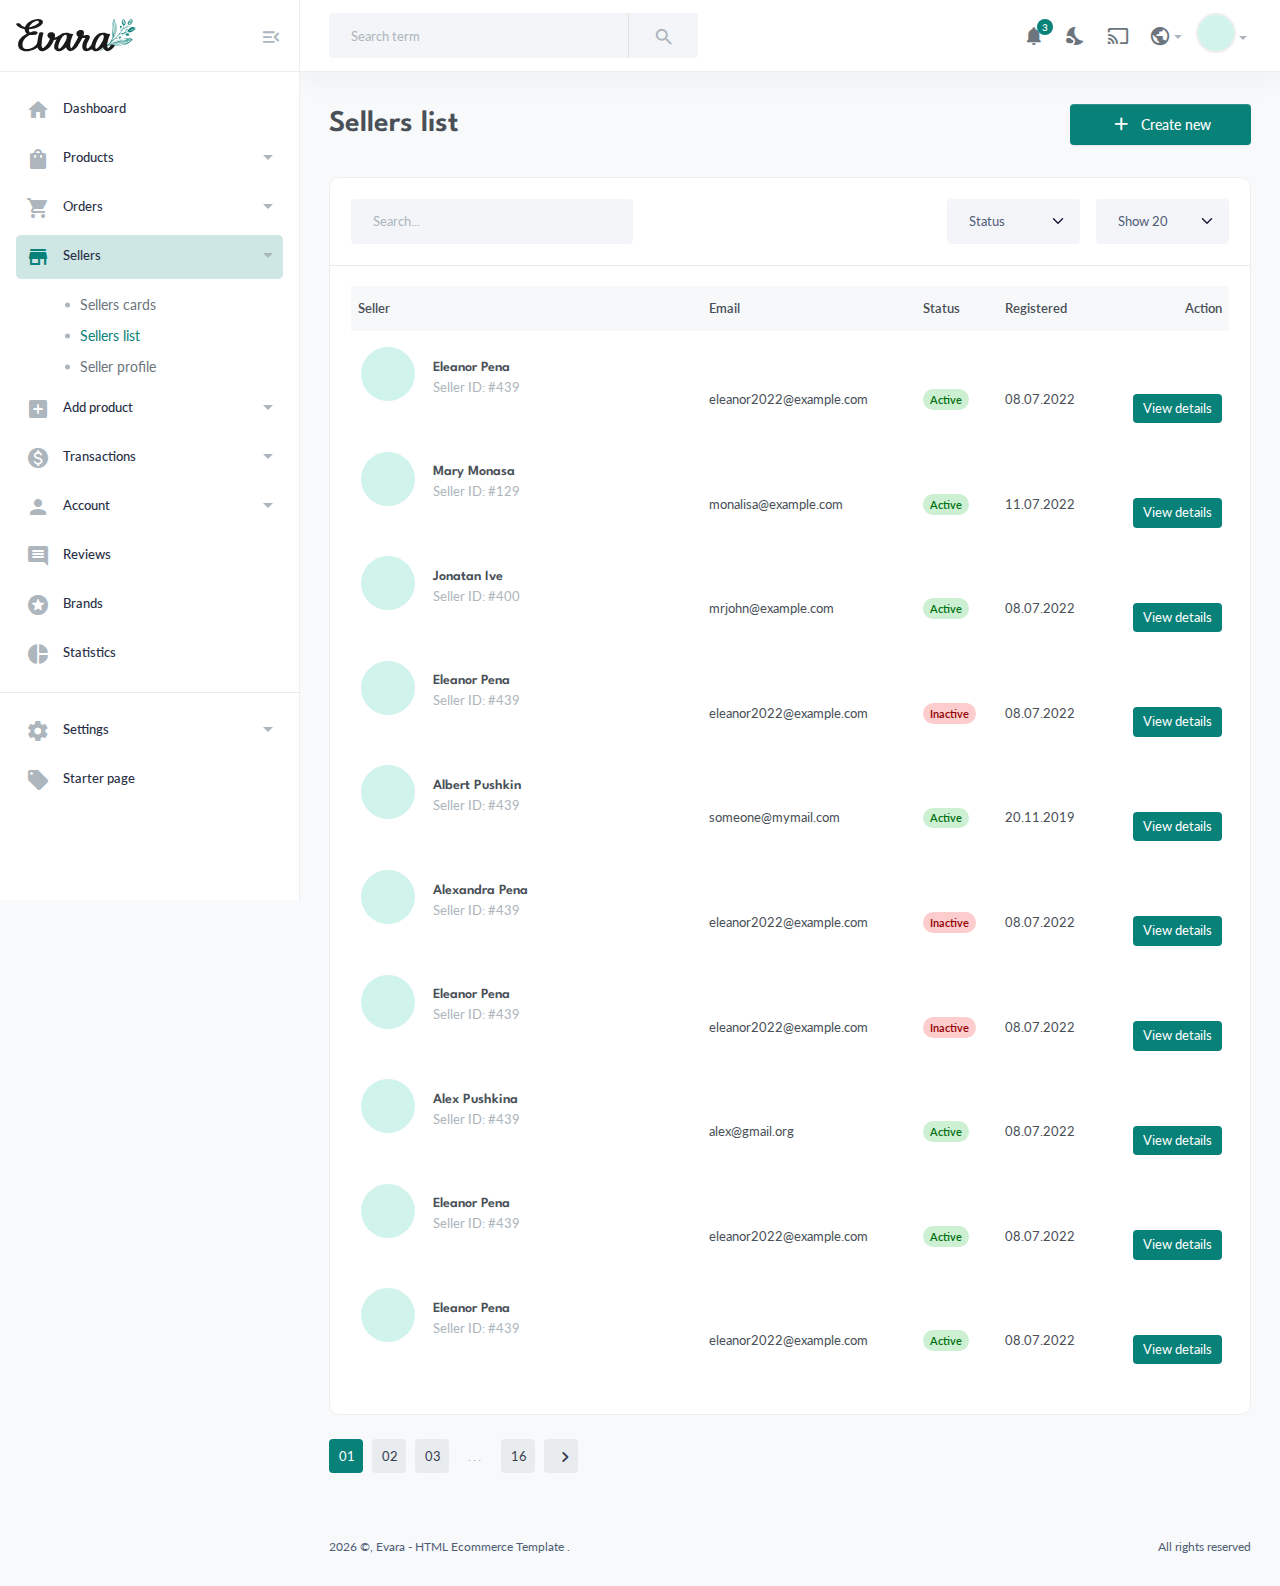
<file: AdminPage/page-sellers-list.html>
<!DOCTYPE HTML>
<html lang="en">

<head>
    <meta charset="utf-8">
    <title>Evara Dashboard</title>
    <meta http-equiv="x-ua-compatible" content="ie=edge">
    <meta name="description" content="">
    <meta name="viewport" content="width=device-width, initial-scale=1">
    <meta property="og:title" content="">
    <meta property="og:type" content="">
    <meta property="og:url" content="">
    <meta property="og:image" content="">
    <!-- Favicon -->
    <link rel="shortcut icon" type="image/x-icon" href="assets/imgs/theme/favicon.svg">
    <!-- Template CSS -->
    <link href="assets/css/main.css" rel="stylesheet" type="text/css" />
</head>

<body>
    <div class="screen-overlay"></div>
    <aside class="navbar-aside" id="offcanvas_aside">
        <div class="aside-top">
            <a href="index.html" class="brand-wrap">
                <img src="assets/imgs/theme/logo.svg" class="logo" alt="Evara Dashboard">
            </a>
            <div>
                <button class="btn btn-icon btn-aside-minimize"> <i class="text-muted material-icons md-menu_open"></i> </button>
            </div>
        </div>
        <nav>
            <ul class="menu-aside">
                <li class="menu-item">
                    <a class="menu-link" href="index.html"> <i class="icon material-icons md-home"></i>
                        <span class="text">Dashboard</span>
                    </a>
                </li>
                <li class="menu-item has-submenu">
                    <a class="menu-link" href="page-products-list.html"> <i class="icon material-icons md-shopping_bag"></i>
                        <span class="text">Products</span>
                    </a>
                    <div class="submenu">
                        <a href="page-products-list.html">Product List</a>
                        <a href="page-products-grid.html">Product grid</a>
                        <a href="page-products-grid-2.html">Product grid 2</a>
                        <a href="page-categories.html">Categories</a>
                    </div>
                </li>
                <li class="menu-item has-submenu">
                    <a class="menu-link" href="page-orders-1.html"> <i class="icon material-icons md-shopping_cart"></i>
                        <span class="text">Orders</span>
                    </a>
                    <div class="submenu">
                        <a href="page-orders-1.html">Order list 1</a>
                        <a href="page-orders-2.html">Order list 2</a>
                        <a href="page-orders-detail.html">Order detail</a>
                        <a href="page-orders-tracking.html">Order tracking</a>
<a href="page-invoice.html">Invoice</a>
                    </div>
                </li>
                <li class="menu-item has-submenu active">
                    <a class="menu-link" href="page-sellers-cards.html"> <i class="icon material-icons md-store"></i>
                        <span class="text">Sellers</span>
                    </a>
                    <div class="submenu">
                        <a href="page-sellers-cards.html">Sellers cards</a>
                        <a href="page-sellers-list.html" class="active">Sellers list</a>
                        <a href="page-seller-detail.html">Seller profile</a>
                    </div>
                </li>
                <li class="menu-item has-submenu">
                    <a class="menu-link" href="page-form-product-1.html"> <i class="icon material-icons md-add_box"></i>
                        <span class="text">Add product</span>
                    </a>
                    <div class="submenu">
                        <a href="page-form-product-1.html">Add product 1</a>
                        <a href="page-form-product-2.html">Add product 2</a>
                        <a href="page-form-product-3.html">Add product 3</a>
                        <a href="page-form-product-4.html">Add product 4</a>
                    </div>
                </li>
                <li class="menu-item has-submenu">
                    <a class="menu-link" href="page-transactions-1.html"> <i class="icon material-icons md-monetization_on"></i>
                        <span class="text">Transactions</span>
                    </a>
                    <div class="submenu">
                        <a href="page-transactions-1.html">Transaction 1</a>
                        <a href="page-transactions-2.html">Transaction 2</a>
                        <a href="page-transactions-details.html">Transaction Details</a>
                    </div>
                </li>
                <li class="menu-item has-submenu">
                    <a class="menu-link" href="#"> <i class="icon material-icons md-person"></i>
                        <span class="text">Account</span>
                    </a>
                    <div class="submenu">
                        <a href="page-account-login.html">User login</a>
                        <a href="page-account-register.html">User registration</a>
                        <a href="page-error-404.html">Error 404</a>
                    </div>
                </li>
                <li class="menu-item">
                    <a class="menu-link" href="page-reviews.html"> <i class="icon material-icons md-comment"></i>
                        <span class="text">Reviews</span>
                    </a>
                </li>
                <li class="menu-item">
                    <a class="menu-link" href="page-brands.html"> <i class="icon material-icons md-stars"></i>
                        <span class="text">Brands</span> </a>
                </li>
                <li class="menu-item">
                    <a class="menu-link" disabled href="#"> <i class="icon material-icons md-pie_chart"></i>
                        <span class="text">Statistics</span>
                    </a>
                </li>
            </ul>
            <hr>
            <ul class="menu-aside">
                <li class="menu-item has-submenu">
                    <a class="menu-link" href="#"> <i class="icon material-icons md-settings"></i>
                        <span class="text">Settings</span>
                    </a>
                    <div class="submenu">
                        <a href="page-settings-1.html">Setting sample 1</a>
                        <a href="page-settings-2.html">Setting sample 2</a>
                    </div>
                </li>
                <li class="menu-item">
                    <a class="menu-link" href="page-blank.html"> <i class="icon material-icons md-local_offer"></i>
                        <span class="text"> Starter page </span>
                    </a>
                </li>
            </ul>
            <br>
            <br>
        </nav>
    </aside>
    <main class="main-wrap">
        <header class="main-header navbar">
            <div class="col-search">
                <form class="searchform">
                    <div class="input-group">
                        <input list="search_terms" type="text" class="form-control" placeholder="Search term">
                        <button class="btn btn-light bg" type="button"> <i class="material-icons md-search"></i></button>
                    </div>
                    <datalist id="search_terms">
                        <option value="Products">
                        <option value="New orders">
                        <option value="Apple iphone">
                        <option value="Ahmed Hassan">
                    </datalist>
                </form>
            </div>
            <div class="col-nav">
                <button class="btn btn-icon btn-mobile me-auto" data-trigger="#offcanvas_aside"> <i class="material-icons md-apps"></i> </button>
                <ul class="nav">
                    <li class="nav-item">
                        <a class="nav-link btn-icon" href="#">
                            <i class="material-icons md-notifications animation-shake"></i>
                            <span class="badge rounded-pill">3</span>
                        </a>
                    </li>
                    <li class="nav-item">
                        <a class="nav-link btn-icon darkmode" href="#"> <i class="material-icons md-nights_stay"></i> </a>
                    </li>
                    <li class="nav-item">
                        <a href="#" class="requestfullscreen nav-link btn-icon"><i class="material-icons md-cast"></i></a>
                    </li>
                    <li class="dropdown nav-item">
                        <a class="dropdown-toggle" data-bs-toggle="dropdown" href="#" id="dropdownLanguage" aria-expanded="false"><i class="material-icons md-public"></i></a>
                        <div class="dropdown-menu dropdown-menu-end" aria-labelledby="dropdownLanguage">
                            <a class="dropdown-item text-brand" href="#"><img src="assets/imgs/theme/flag-us.png" alt="English">English</a>
                            <a class="dropdown-item" href="#"><img src="assets/imgs/theme/flag-fr.png" alt="Français">Français</a>
                            <a class="dropdown-item" href="#"><img src="assets/imgs/theme/flag-jp.png" alt="Français">日本語</a>
                            <a class="dropdown-item" href="#"><img src="assets/imgs/theme/flag-cn.png" alt="Français">中国人</a>
                        </div>
                    </li>
                    <li class="dropdown nav-item">
                        <a class="dropdown-toggle" data-bs-toggle="dropdown" href="#" id="dropdownAccount" aria-expanded="false"> <img class="img-xs rounded-circle" src="assets/imgs/people/avatar2.jpg" alt="User"></a>
                        <div class="dropdown-menu dropdown-menu-end" aria-labelledby="dropdownAccount">
                            <a class="dropdown-item" href="#"><i class="material-icons md-perm_identity"></i>Edit Profile</a>
                            <a class="dropdown-item" href="#"><i class="material-icons md-settings"></i>Account Settings</a>
                            <a class="dropdown-item" href="#"><i class="material-icons md-account_balance_wallet"></i>Wallet</a>
                            <a class="dropdown-item" href="#"><i class="material-icons md-receipt"></i>Billing</a>
                            <a class="dropdown-item" href="#"><i class="material-icons md-help_outline"></i>Help center</a>
                            <div class="dropdown-divider"></div>
                            <a class="dropdown-item text-danger" href="#"><i class="material-icons md-exit_to_app"></i>Logout</a>
                        </div>
                    </li>
                </ul>
            </div>
        </header>
        <section class="content-main">
            <div class="content-header">
                <h2 class="content-title">Sellers list</h2>
                <div>
                    <a href="#" class="btn btn-primary"><i class="material-icons md-plus"></i> Create new</a>
                </div>
            </div>
            <div class="card mb-4">
                <header class="card-header">
                    <div class="row gx-3">
                        <div class="col-lg-4 col-md-6 me-auto">
                            <input type="text" placeholder="Search..." class="form-control">
                        </div>
                        <div class="col-lg-2 col-md-3 col-6">
                            <select class="form-select">
                                <option>Status</option>
                                <option>Active</option>
                                <option>Disabled</option>
                                <option>Show all</option>
                            </select>
                        </div>
                        <div class="col-lg-2 col-md-3 col-6">
                            <select class="form-select">
                                <option>Show 20</option>
                                <option>Show 30</option>
                                <option>Show 40</option>
                            </select>
                        </div>
                    </div>
                </header> <!-- card-header end// -->
                <div class="card-body">
                    <div class="table-responsive">
                        <table class="table table-hover">
                            <thead>
                                <tr>
                                    <th>Seller</th>
                                    <th>Email</th>
                                    <th>Status</th>
                                    <th>Registered</th>
                                    <th class="text-end"> Action </th>
                                </tr>
                            </thead>
                            <tbody>
                                <tr>
                                    <td width="40%">
                                        <a href="#" class="itemside">
                                            <div class="left">
                                                <img src="assets/imgs/people/avatar1.jpg" class="img-sm img-avatar" alt="Userpic">
                                            </div>
                                            <div class="info pl-3">
                                                <h6 class="mb-0 title">Eleanor Pena</h6>
                                                <small class="text-muted">Seller ID: #439</small>
                                            </div>
                                        </a>
                                    </td>
                                    <td>eleanor2022@example.com</td>
                                    <td><span class="badge rounded-pill alert-success">Active</span></td>
                                    <td>08.07.2022</td>
                                    <td class="text-end">
                                        <a href="#" class="btn btn-sm btn-brand rounded font-sm mt-15">View details</a>
                                    </td>
                                </tr>
                                <tr>
                                    <td width="40%">
                                        <a href="#" class="itemside">
                                            <div class="left">
                                                <img src="assets/imgs/people/avatar2.jpg" class="img-sm img-avatar" alt="Userpic">
                                            </div>
                                            <div class="info pl-3">
                                                <h6 class="mb-0 title">Mary Monasa</h6>
                                                <small class="text-muted">Seller ID: #129</small>
                                            </div>
                                        </a>
                                    </td>
                                    <td>monalisa@example.com</td>
                                    <td><span class="badge rounded-pill alert-success">Active</span></td>
                                    <td>11.07.2022</td>
                                    <td class="text-end">
                                        <a href="#" class="btn btn-sm btn-brand rounded font-sm mt-15">View details</a>
                                    </td>
                                </tr>
                                <tr>
                                    <td width="40%">
                                        <a href="#" class="itemside">
                                            <div class="left">
                                                <img src="assets/imgs/people/avatar3.jpg" class="img-sm img-avatar" alt="Userpic">
                                            </div>
                                            <div class="info pl-3">
                                                <h6 class="mb-0 title">Jonatan Ive</h6>
                                                <small class="text-muted">Seller ID: #400</small>
                                            </div>
                                        </a>
                                    </td>
                                    <td>mrjohn@example.com</td>
                                    <td><span class="badge rounded-pill alert-success">Active</span></td>
                                    <td>08.07.2022</td>
                                    <td class="text-end">
                                        <a href="#" class="btn btn-sm btn-brand rounded font-sm mt-15">View details</a>
                                    </td>
                                </tr>
                                <tr>
                                    <td width="40%">
                                        <a href="#" class="itemside">
                                            <div class="left">
                                                <img src="assets/imgs/people/avatar4.jpg" class="img-sm img-avatar" alt="Userpic">
                                            </div>
                                            <div class="info pl-3">
                                                <h6 class="mb-0 title">Eleanor Pena</h6>
                                                <small class="text-muted">Seller ID: #439</small>
                                            </div>
                                        </a>
                                    </td>
                                    <td>eleanor2022@example.com</td>
                                    <td><span class="badge rounded-pill alert-danger">Inactive</span></td>
                                    <td>08.07.2022</td>
                                    <td class="text-end">
                                        <a href="#" class="btn btn-sm btn-brand rounded font-sm mt-15">View details</a>
                                    </td>
                                </tr>
                                <tr>
                                    <td width="40%">
                                        <a href="#" class="itemside">
                                            <div class="left">
                                                <img src="assets/imgs/people/avatar1.jpg" class="img-sm img-avatar" alt="Userpic">
                                            </div>
                                            <div class="info pl-3">
                                                <h6 class="mb-0 title">Albert Pushkin</h6>
                                                <small class="text-muted">Seller ID: #439</small>
                                            </div>
                                        </a>
                                    </td>
                                    <td>someone@mymail.com</td>
                                    <td><span class="badge rounded-pill alert-success">Active</span></td>
                                    <td>20.11.2019</td>
                                    <td class="text-end">
                                        <a href="#" class="btn btn-sm btn-brand rounded font-sm mt-15">View details</a>
                                    </td>
                                </tr>
                                <tr>
                                    <td width="40%">
                                        <a href="#" class="itemside">
                                            <div class="left">
                                                <img src="assets/imgs/people/avatar2.jpg" class="img-sm img-avatar" alt="Userpic">
                                            </div>
                                            <div class="info pl-3">
                                                <h6 class="mb-0 title">Alexandra Pena</h6>
                                                <small class="text-muted">Seller ID: #439</small>
                                            </div>
                                        </a>
                                    </td>
                                    <td>eleanor2022@example.com</td>
                                    <td><span class="badge rounded-pill alert-danger">Inactive</span></td>
                                    <td>08.07.2022</td>
                                    <td class="text-end">
                                        <a href="#" class="btn btn-sm btn-brand rounded font-sm mt-15">View details</a>
                                    </td>
                                </tr>
                                <tr>
                                    <td width="40%">
                                        <a href="#" class="itemside">
                                            <div class="left">
                                                <img src="assets/imgs/people/avatar3.jpg" class="img-sm img-avatar" alt="Userpic">
                                            </div>
                                            <div class="info pl-3">
                                                <h6 class="mb-0 title">Eleanor Pena</h6>
                                                <small class="text-muted">Seller ID: #439</small>
                                            </div>
                                        </a>
                                    </td>
                                    <td>eleanor2022@example.com</td>
                                    <td><span class="badge rounded-pill alert-danger">Inactive</span></td>
                                    <td>08.07.2022</td>
                                    <td class="text-end">
                                        <a href="#" class="btn btn-sm btn-brand rounded font-sm mt-15">View details</a>
                                    </td>
                                </tr>
                                <tr>
                                    <td width="40%">
                                        <a href="#" class="itemside">
                                            <div class="left">
                                                <img src="assets/imgs/people/avatar4.jpg" class="img-sm img-avatar" alt="Userpic">
                                            </div>
                                            <div class="info pl-3">
                                                <h6 class="mb-0 title">Alex Pushkina</h6>
                                                <small class="text-muted">Seller ID: #439</small>
                                            </div>
                                        </a>
                                    </td>
                                    <td>alex@gmail.org</td>
                                    <td><span class="badge rounded-pill alert-success">Active</span></td>
                                    <td>08.07.2022</td>
                                    <td class="text-end">
                                        <a href="#" class="btn btn-sm btn-brand rounded font-sm mt-15">View details</a>
                                    </td>
                                </tr>
                                <tr>
                                    <td width="40%">
                                        <a href="#" class="itemside">
                                            <div class="left">
                                                <img src="assets/imgs/people/avatar1.jpg" class="img-sm img-avatar" alt="Userpic">
                                            </div>
                                            <div class="info pl-3">
                                                <h6 class="mb-0 title">Eleanor Pena</h6>
                                                <small class="text-muted">Seller ID: #439</small>
                                            </div>
                                        </a>
                                    </td>
                                    <td>eleanor2022@example.com</td>
                                    <td><span class="badge rounded-pill alert-success">Active</span></td>
                                    <td>08.07.2022</td>
                                    <td class="text-end">
                                        <a href="#" class="btn btn-sm btn-brand rounded font-sm mt-15">View details</a>
                                    </td>
                                </tr>
                                <tr>
                                    <td width="40%">
                                        <a href="#" class="itemside">
                                            <div class="left">
                                                <img src="assets/imgs/people/avatar2.jpg" class="img-sm img-avatar" alt="Userpic">
                                            </div>
                                            <div class="info pl-3">
                                                <h6 class="mb-0 title">Eleanor Pena</h6>
                                                <small class="text-muted">Seller ID: #439</small>
                                            </div>
                                        </a>
                                    </td>
                                    <td>eleanor2022@example.com</td>
                                    <td><span class="badge rounded-pill alert-success">Active</span></td>
                                    <td>08.07.2022</td>
                                    <td class="text-end">
                                        <a href="#" class="btn btn-sm btn-brand rounded font-sm mt-15">View details</a>
                                    </td>
                                </tr>
                            </tbody>
                        </table> <!-- table-responsive.// -->
                    </div>
                </div> <!-- card-body end// -->
            </div> <!-- card end// -->
            <div class="pagination-area mt-15 mb-50">
                <nav aria-label="Page navigation example">
                    <ul class="pagination justify-content-start">
                        <li class="page-item active"><a class="page-link" href="#">01</a></li>
                        <li class="page-item"><a class="page-link" href="#">02</a></li>
                        <li class="page-item"><a class="page-link" href="#">03</a></li>
                        <li class="page-item"><a class="page-link dot" href="#">...</a></li>
                        <li class="page-item"><a class="page-link" href="#">16</a></li>
                        <li class="page-item"><a class="page-link" href="#"><i class="material-icons md-chevron_right"></i></a></li>
                    </ul>
                </nav>
            </div>
        </section> <!-- content-main end// -->
        <footer class="main-footer font-xs">
            <div class="row pb-30 pt-15">
                <div class="col-sm-6">
                    <script>
                    document.write(new Date().getFullYear())
                    </script> ©, Evara - HTML Ecommerce Template .
                </div>
                <div class="col-sm-6">
                    <div class="text-sm-end">
                        All rights reserved
                    </div>
                </div>
            </div>
        </footer>
    </main>
    <script src="assets/js/vendors/jquery-3.6.0.min.js"></script>
    <script src="assets/js/vendors/bootstrap.bundle.min.js"></script>
    <script src="assets/js/vendors/select2.min.js"></script>
    <script src="assets/js/vendors/perfect-scrollbar.js"></script>
    <script src="assets/js/vendors/jquery.fullscreen.min.js"></script>
    <!-- Main Script -->
    <script src="assets/js/main.js" type="text/javascript"></script>
</body>

</html>
</file>
<file: AdminPage/assets/css/main.css>
/* ========================
INCLUDE STYLES AND COMPONENTS
===================== */
/*import vendors*/
@import url(vendors/normalize.css);
@import url(vendors/bootstrap.css);
@import url(vendors/material-icon-round.css);
@import url(vendors/perfect-scrollbar.css);
@import url(vendors/select2.min.css);
@import url("https://fonts.googleapis.com/css2?family=Lato:ital,wght@0,400;0,700;0,900;1,300;1,400;1,700;1,900&display=swap");
@import url("https://fonts.googleapis.com/css2?family=Spartan:wght@300;400;500;600;700&display=swap");
/*RESET*/
html, body, div, span, applet, object, iframe,
h1, h2, h3, h4, h5, h6, p, blockquote, pre,
a, abbr, acronym, address, big, cite, code,
del, dfn, em, img, ins, kbd, q, s, samp,
small, strike, strong, sub, sup, tt, var,
b, u, i, center,
dl, dt, dd, ol, ul, li,
fieldset, form, label, legend,
table, caption, tbody, tfoot, thead, tr, th, td,
article, aside, canvas, details, embed,
figure, figcaption, footer, header, hgroup,
menu, nav, output, ruby, section, summary,
time, mark, audio, video {
  margin: 0;
  padding: 0;
  border: 0;
  font-size: 100%;
  font: inherit;
  vertical-align: baseline;
}

thead {
  font-weight: 600;
}

article, aside, details, figcaption, figure,
footer, header, hgroup, menu, nav, section {
  display: block;
}

body {
  line-height: 1;
}

ol, ul {
  list-style: none;
}

blockquote, q {
  quotes: none;
}

blockquote:before, blockquote:after,
q:before, q:after {
  content: '';
  content: none;
}

table {
  border-collapse: collapse;
  border-spacing: 0;
}

img {
  max-width: 100%;
}

*:focus,
select:focus,
.custom-select:focus,
button:focus,
textarea:focus,
textarea.form-control:focus,
input.form-control:focus,
input[type=text]:focus,
input[type=password]:focus,
input[type=email]:focus,
input[type=number]:focus,
[type=text].form-control:focus,
[type=password].form-control:focus,
[type=email].form-control:focus,
[type=tel].form-control:focus,
[contenteditable].form-control:focus {
  outline: none !important;
  -webkit-box-shadow: none;
          box-shadow: none;
}

input:focus::-moz-placeholder {
  opacity: 0;
  -webkit-transition: .4s;
  transition: .4s;
}

/*--- Common Classes---------------------*/
::-webkit-input-placeholder {
  color: #838383;
}
:-ms-input-placeholder {
  color: #838383;
}
::-ms-input-placeholder {
  color: #838383;
}
::placeholder {
  color: #838383;
}

.fix {
  overflow: hidden;
}

.hidden {
  display: none;
}

.clear {
  clear: both;
}

.section {
  float: left;
  width: 100%;
}

.f-right {
  float: right;
}

.capitalize {
  text-transform: capitalize;
}

.uppercase {
  text-transform: uppercase;
}

.bg-img {
  background-position: center center;
  background-size: cover;
}

.position-relative {
  position: relative;
}

.height-100vh {
  height: 100vh !important;
}

*:focus,
select:focus,
.custom-select:focus,
button:focus,
textarea:focus,
textarea.form-control:focus,
input.form-control:focus,
input[type=text]:focus,
input[type=password]:focus,
input[type=email]:focus,
input[type=number]:focus,
[type=text].form-control:focus,
[type=password].form-control:focus,
[type=email].form-control:focus,
[type=tel].form-control:focus,
[contenteditable].form-control:focus {
  outline: none !important;
  -webkit-box-shadow: none;
          box-shadow: none;
}

.font-xxs {
  font-size: 10px;
}

.font-xs {
  font-size: 12px;
}

.font-sm {
  font-size: 13px;
}

.font-md {
  font-size: 14px;
}

.font-lg {
  font-size: 15px;
}

.font-xl {
  font-size: 16px;
}

.font-xxl {
  font-size: 18px;
}

hr {
  color: #a6acb3 !important;
}

table {
  font-size: 13px;
  color: #495058 !important;
}

table thead {
  background: #f7f8f9;
}

table thead th {
  padding: 10px 0;
}

table .form-check {
  display: inline-block;
  margin: 0 auto;
}

.table > :not(caption) > * > * {
  padding: 0.8rem 0.4rem;
}

.table-lg td, .table-lg th {
  padding: 0.8rem 1rem;
}

.table-light {
  color: #495058 !important;
}

.shadow {
  -webkit-box-shadow: 0 0.75rem 1.5rem rgba(18, 38, 63, 0.03);
  box-shadow: 0 0.75rem 1.5rem rgba(18, 38, 63, 0.03);
  border: 1px solid #eee;
}

.text-brand {
  color: #088178 !important;
}

.bg-primary {
  background-color: rgba(8, 129, 120, 0.2);
}

.text-primary {
  color: #088178 !important;
}

.bg-primary-light {
  background-color: rgba(8, 129, 120, 0.2) !important;
}

.screen-overlay {
  width: 0%;
  height: 100%;
  z-index: 30;
  position: fixed;
  top: 0;
  left: 0;
  opacity: 0;
  visibility: hidden;
  background-color: rgba(34, 34, 34, 0.6);
  -webkit-transition: opacity .2s linear, visibility .1s, width 1s ease-in;
  transition: opacity .2s linear, visibility .1s, width 1s ease-in;
}

.screen-overlay.show {
  -webkit-transition: opacity .5s ease, width 0s;
  transition: opacity .5s ease, width 0s;
  opacity: 1;
  width: 100%;
  visibility: visible;
}

/* =================  DEFINED VARIABLES =================== */
.icon-xs, .icon-sm, .icon-md, .icon-lg {
  display: -webkit-inline-box;
  display: -ms-inline-flexbox;
  display: inline-flex;
  -webkit-box-align: center;
      -ms-flex-align: center;
          align-items: center;
  -webkit-box-pack: center;
      -ms-flex-pack: center;
          justify-content: center;
  text-align: center;
  -ms-flex-negative: 0;
      flex-shrink: 0;
  -webkit-box-flex: 0;
      -ms-flex-positive: 0;
          flex-grow: 0;
}

.icon-xs {
  width: 32px;
  height: 32px;
  line-height: 32px !important;
  font-size: 16px;
}

.icon-sm {
  width: 48px;
  height: 48px;
  line-height: 48px !important;
  font-size: 20px;
}

.icon-md {
  width: 60px;
  height: 60px;
  line-height: 60px !important;
  font-size: 28px;
}

.icon-lg {
  width: 96px;
  height: 96px;
  line-height: 96px !important;
  font-size: 42px;
}

.img-avatar {
  border-radius: 100%;
  border: 3px solid #fff;
}

.img-xs, .img-sm, .img-md, .img-lg {
  -o-object-fit: cover;
     object-fit: cover;
  -ms-flex-negative: 0;
      flex-shrink: 0;
  -webkit-box-flex: 0;
      -ms-flex-positive: 0;
          flex-grow: 0;
}

.img-xs {
  width: 40px;
  height: 40px;
}

.img-sm {
  width: 60px;
  height: 60px;
}

.img-md {
  width: 112px;
  height: 112px;
}

.img-lg {
  width: 196px;
  height: 196px;
}

.center-xy {
  top: 50%;
  left: 50%;
  position: absolute;
  -webkit-transform: translate(-50%, -50%);
          transform: translate(-50%, -50%);
}

.center-y {
  top: 50%;
  position: absolute;
  -webkit-transform: translateY(-50%);
          transform: translateY(-50%);
}

.center-x {
  left: 50%;
  position: absolute;
  -webkit-transform: translateX(-50%);
          transform: translateX(-50%);
}

.hover-up {
  -webkit-transition-duration: 0.3s;
  transition-duration: 0.3s;
}

.hover-up:hover {
  -webkit-transform: translateY(-2px);
  transform: translateY(-2px);
  -webkit-transition-duration: 0.3s;
  transition-duration: 0.3s;
}

.border-end {
  border-right: 1px solid #eee !important;
}

.mw-200 {
  max-width: 200px;
}

a {
  color: #088178;
}

body {
  font-family: "Lato", sans-serif;
  font-size: 14px;
  font-style: normal;
  font-weight: 400;
  line-height: 1.5;
  color: #4f5d77;
}

/* --------------------- titles ---------------------- */
.section-heading {
  margin-bottom: 40px;
  margin-top: 0;
}

.section-heading p {
  max-width: 600px;
  margin: auto;
}

.section-title {
  font-weight: 500;
}

.title-text {
  margin-top: 45px;
  margin-bottom: 20px;
}

.b {
  font-weight: 600;
}

/* ==================  title helpers ================ */
.rtl {
  direction: rtl;
}

.ltr {
  direction: ltr;
}

h1,
h2,
h3,
h4,
h5,
h6 {
  font-family: "Spartan", sans-serif;
  color: #495057;
  font-weight: 600;
  line-height: 1.5;
}

h1 {
  font-size: 36px;
}

h2 {
  font-size: 30px;
}

h3 {
  font-size: 24px;
}

h4 {
  font-size: 18px;
}

h5 {
  font-size: 15px;
}

h6 {
  font-size: 14px;
}

p {
  font-size: 14px;
  font-weight: 400;
  line-height: 24px;
  margin-bottom: 5px;
}

p:last-child {
  margin-bottom: 0;
}

a,
button {
  text-decoration: none;
  cursor: pointer;
}

b {
  font-weight: 500;
}

.card-title {
  color: #383e50 !important;
}

.text-body {
  color: #4f5d77 !important;
}

.menu-aside {
  list-style: none;
  margin: 1rem;
  padding: 0;
}

.menu-aside a {
  display: block;
  text-decoration: none;
}

.menu-aside .menu-item {
  margin-bottom: 5px;
}

.menu-aside .menu-item .icon {
  color: #adb5bd;
  margin-right: 10px;
  font-size: 24px;
}

.menu-aside .menu-item.active .icon {
  color: #088178;
}

.menu-aside .menu-item.active .menu-link {
  background-color: rgba(8, 129, 120, 0.2);
}

.menu-aside .menu-item.active .submenu a.active {
  color: #088178 !important;
}

.menu-aside .menu-link {
  padding: 10px;
  font-weight: 500;
  font-size: 13px;
  color: #292f46;
  border-radius: 0.3rem;
  position: relative;
}

.menu-aside .menu-link:hover {
  -webkit-transition: .2s linear;
  transition: .2s linear;
  background-color: #e9ecef;
}

.menu-aside .submenu {
  margin-left: 44px;
  display: none;
  margin-top: 10px;
}

.menu-aside .submenu a {
  color: #6c757d;
  padding: 5px 0 5px 15px;
  -webkit-transition-duration: 0.3s;
          transition-duration: 0.3s;
  position: relative;
  margin-left: 5px;
}

.menu-aside .submenu a:hover {
  color: #000;
  -webkit-transition-duration: 0.3s;
          transition-duration: 0.3s;
}

.menu-aside .submenu a:before {
  content: "";
  width: 5px;
  height: 5px;
  position: absolute;
  background-color: #adb5bd;
  left: 0;
  top: 50%;
  -webkit-transform: translateY(-50%);
          transform: translateY(-50%);
  border-radius: 50%;
}

.menu-aside .menu-item.active .submenu {
  display: block;
}

.menu-aside .menu-item.has-submenu > .menu-link:after {
  display: inline-block;
  position: absolute;
  right: 10px;
  top: 10px;
  margin-top: .6em;
  vertical-align: middle;
  content: "";
  border-top: 5px solid #adb5bd;
  border-right: 5px solid transparent;
  border-bottom: 0;
  border-left: 5px solid transparent;
}

.nav-pills .nav-link {
  color: #6c757d;
  font-weight: 500;
}

.nav-pills .nav-link:hover {
  color: #1e2231;
  background-color: rgba(173, 181, 189, 0.15);
}

/*Pagination*/
.pagination-area .page-item {
  margin: 0 5px;
}

.pagination-area .page-item:first-child {
  margin-left: 0;
}

.pagination-area .page-item:first-child .page-link {
  border-top-left-radius: 50%;
  border-bottom-left-radius: 50%;
}

.pagination-area .page-item:last-child .page-link {
  border-top-right-radius: 50%;
  border-bottom-right-radius: 50%;
}

.pagination-area .page-item.active .page-link, .pagination-area .page-item:hover .page-link {
  color: #fff;
  background: #088178;
}

.pagination-area .page-item .page-link {
  border: 0;
  padding: 0 10px;
  -webkit-box-shadow: none;
          box-shadow: none;
  outline: 0;
  width: 34px;
  height: 34px;
  display: block;
  border-radius: 4px;
  background: #e9ecee;
  line-height: 34px;
  text-align: center;
  font-size: 13px;
  color: #383e50;
}

.pagination-area .page-item .page-link.dot {
  background-color: transparent;
  color: #adb5bd;
  letter-spacing: 2px;
}

.pagination-area .page-item .page-link:first-child {
  border-top-left-radius: 4px;
  border-bottom-left-radius: 4px;
}

.pagination-area .page-item .page-link:last-child {
  border-top-right-radius: 4px;
  border-bottom-right-radius: 4px;
}

.nav-pills .nav-link.active, .nav-pills .show > .nav-link {
  color: #088178;
  background-color: rgba(8, 129, 120, 0.2);
}

.btn.btn-primary {
  font-size: 14px;
  font-weight: 500;
  padding: 10px 40px;
  color: #ffffff;
  border: none;
  background-color: #088178;
  border-radius: 4px;
}

.btn.btn-primary i {
  color: #fff !important;
  margin-right: 5px;
  margin-top: -4px;
}

.btn.btn-primary:hover {
  background-color: #046963;
}

.btn.btn-secondary {
  font-size: 14px;
  font-weight: 500;
  padding: 10px 40px;
  color: #fff;
  background-color: #6c757d;
  border: none;
  -webkit-box-shadow: none;
  box-shadow: none;
}

.btn.btn-secondary.print {
  padding: 7px 15px;
}

.btn.btn-md {
  padding: 0.5rem 0.95rem;
  font-weight: 500;
  background-color: #088178;
  color: #ffffff;
}

.btn.btn-md:hover {
  background-color: #046963;
}

.btn.btn-xs {
  background-color: #088178;
  color: #ffffff;
  border: none;
  font-size: 11px;
  font-weight: 400;
  border-radius: 4px;
  display: inline-block;
  padding: 6px 19px;
}

.btn.btn-xs i {
  font-size: 11px;
}

.btn-facebook {
  background-color: #405D9D;
  color: #fff;
}

.btn-facebook:hover {
  color: #fff;
}

.btn-instagram {
  background-color: #E52D27;
  color: #fff;
}

.btn-instagram:hover {
  color: #fff;
}

.btn-youtube {
  background-color: #C8046C;
  color: #fff;
}

.btn-youtube:hover {
  color: #fff;
}

.btn-twitter {
  background-color: #42AEEC;
  color: #fff;
}

.btn-twitter:hover {
  color: #fff;
}

.btn-google {
  background-color: #ff7575;
  color: #fff;
}

.btn-google:hover {
  color: #fff;
}

.btn-icon {
  text-align: center;
  padding-left: 0.5em;
  padding-right: 0.5em;
}

.btn-icon:hover {
  background-color: rgba(108, 117, 125, 0.15);
}

.btn-icon:focus {
  -webkit-box-shadow: none;
          box-shadow: none;
}

.btn-light {
  background-color: transparent;
  border-color: #c0dbd9;
  -webkit-box-shadow: none;
          box-shadow: none;
  padding: 0.5rem 0.95rem;
}

.btn-light:hover {
  background-color: #088178;
  color: #fff !important;
}

.btn-light:hover i {
  color: #fff;
}

.btn-light i {
  color: #adb5bd;
}

.rounded {
  border-radius: 4px !important;
}

.btn-drag {
  padding: 5px 2px;
  display: inline-block;
  cursor: ns-resize !important;
}

.btn-sm {
  padding: 5px 10px;
}

.btn-sm i {
  font-size: 13px;
  line-height: 0.7;
  vertical-align: bottom;
}

.btn-brand {
  background-color: #088178;
  border: 0;
  color: #fff;
}

.btn-brand:hover {
  background-color: #046963;
  color: #fff;
}

.btn-check:focus + .btn, .btn:focus {
  outline: 0;
  -webkit-box-shadow: none;
  box-shadow: none;
}

.form-inline input[type='number'] {
  max-width: 100px;
}

.form-control, .form-select {
  background-color: #f4f5f9;
  border: 2px solid #f4f5f9;
  font-size: 13px;
  -webkit-box-shadow: none;
  box-shadow: none;
  padding-left: 20px;
  color: #4f5d77;
  width: 100%;
  border-radius: 4px;
  height: 45px;
}

.form-control:focus, .form-select:focus {
  background: transparent;
  border-color: #f4f5f9;
  -webkit-box-shadow: none;
          box-shadow: none;
}

.form-control.select-multiple, .form-select.select-multiple {
  height: unset;
  border-radius: 4px;
}

.form-label {
  font-size: 13px;
}

textarea.form-control {
  min-height: 100px;
  border-radius: 4px;
}

/*search form*/
.searchform {
  position: relative;
}

.searchform input {
  max-width: 300px;
}

.searchform button {
  border-radius: 0 4px 4px 0;
  border: 0;
  background-color: #f4f5f9;
  -webkit-box-shadow: 0 !important;
          box-shadow: 0 !important;
  width: 70px;
}

.searchform button:hover {
  background-color: #088178;
}

.searchform button:hover i {
  color: #fff;
}

.searchform .btn-light {
  -webkit-box-shadow: none !important;
          box-shadow: none !important;
  border-left: 1px solid #e1e1e1;
}

.form-check-input:checked {
  background-color: #088178;
  border-color: #088178;
}

/*Nice select*/
.select2-container--default .select2-selection--single {
  background-color: #f9f9f9;
  border: 2px solid #eee;
  border-radius: 30px 0 0 30px !important;
  border-right: 0;
  height: 52px;
  padding-left: 20px;
}

.select2-container--default .select2-selection--single .select2-selection__rendered {
  line-height: 50px;
  font-size: 14px;
}

.select2-container--default .select2-selection--single .select2-selection__arrow {
  height: 26px;
  position: absolute;
  top: 14px;
  right: 10px;
  width: 20px;
}

.custom_select {
  position: relative;
  width: 100%;
}

.custom_select .nice-select {
  width: 100%;
  margin-bottom: 1rem;
}

.custom_select .select2-container--default .select2-selection--single {
  background-color: #f4f5f9;
  border: 2px solid #f4f5f9;
  border-radius: 4px !important;
  height: 45px;
  line-height: 45px;
  padding-left: 20px;
  font-size: 13px;
  color: #4f5d77;
}

.custom_select .select2-container--default .select2-selection--single .select2-selection__rendered {
  line-height: 45px;
  font-size: 13px;
  color: #4f5d77;
  padding-left: 0;
}

.custom_select .select2-container--default .select2-selection--single .select2-selection__arrow {
  top: 9px;
  right: 14px;
}

.select2-dropdown {
  border: 0;
  border-radius: 5px;
  -webkit-box-shadow: 0 -3px 23px rgba(0, 0, 0, 0.06);
          box-shadow: 0 -3px 23px rgba(0, 0, 0, 0.06);
  padding: 15px;
  min-width: 220px;
}

.select2-dropdown .select2-search--dropdown {
  padding: 0;
}

.select2-dropdown .select2-search--dropdown .select2-search__field {
  border: 1px solid #eee;
  margin-bottom: 15px;
  border-radius: 4px;
  height: 40px;
  padding-left: 20px;
}

.select2-container--open .select2-dropdown--below {
  border-top: none;
  border-top-left-radius: 5px;
  border-top-right-radius: 5px;
}

.select2-results__options::-webkit-scrollbar {
  width: 16px;
  background-clip: padding-box;
}

.select2-results__options::-webkit-scrollbar-track {
  background-color: #F4F4F4;
  height: 8px;
  background-clip: padding-box;
  border-right: 10px solid rgba(0, 0, 0, 0);
  border-top: 10px solid rgba(0, 0, 0, 0);
  border-bottom: 10px solid rgba(0, 0, 0, 0);
}

.select2-results__options::-webkit-scrollbar-thumb {
  background-clip: padding-box;
  background-color: #d1d1d1;
  border-right: 10px solid rgba(0, 0, 0, 0);
  border-top: 10px solid rgba(0, 0, 0, 0);
  border-bottom: 10px solid rgba(0, 0, 0, 0);
}

.select2-results__options::-webkit-scrollbar-button {
  display: none;
}

.select2-container--default .select2-results > .select2-results__options {
  max-height: 200px;
  overflow-y: auto;
  scrollbar-width: thin;
}

.select2-container--default .select2-results__option[aria-selected="true"] {
  background-color: #ececec;
  color: unset;
}

.card-login {
  max-width: 350px;
}

.input-upload {
  text-align: center;
}

.input-upload img {
  max-width: 100px;
  margin-bottom: 20px;
}

.form-check {
  display: block;
  padding-left: 1.5em;
  margin-bottom: 0;
  min-height: unset;
}

.card {
  margin-bottom: 24px;
  -webkit-box-shadow: none;
          box-shadow: none;
  border: 1px solid #eee;
  border-radius: 10px;
  -webkit-transition-duration: 0.3s;
          transition-duration: 0.3s;
  overflow: hidden;
}

.card:hover {
  -webkit-transform: translateY(-2px);
          transform: translateY(-2px);
  -webkit-transition-duration: 0.3s;
          transition-duration: 0.3s;
  -webkit-box-shadow: none;
          box-shadow: none;
}

.icontext {
  display: -webkit-inline-box;
  display: -ms-inline-flexbox;
  display: inline-flex;
  -webkit-box-align: top;
      -ms-flex-align: top;
          align-items: top;
}

.icontext .icon {
  position: relative;
  -ms-flex-negative: 0;
      flex-shrink: 0;
  margin-right: 15px;
}

.icontext .icon.border {
  max-height: 28px;
}

.icontext small, .icontext .title {
  display: block;
}

.icontext span {
  font-size: 22px;
  font-weight: 600;
  display: block;
}

.icontext span.text-sm {
  font-size: 12px;
  font-weight: 400;
  color: #6c757d;
}

.tag {
  display: inline-block;
  padding: 3px 7px;
  background: #f2f2f2;
  border: 1px xolid #eee;
  border-radius: 3px;
  margin-top: 4px;
  margin-right: 2px;
  font-size: 85%;
}

.price {
  font-weight: 600;
}

.notify {
  position: absolute;
  top: -4px;
  right: -10px;
  display: inline-block;
  padding: .25em .6em;
  font-size: 75%;
  line-height: 1;
  text-align: center;
  border-radius: 3rem;
  color: #fff;
  background-color: #ff3551;
}

.map-pin {
  border-radius: 3rem;
  background-color: red;
  position: absolute;
  display: inline-block;
  width: 16px;
  height: 16px;
}

.map-pin:after {
  content: "";
  position: absolute;
  width: 50px;
  height: 50px;
  display: inline-block;
  top: 8px;
  left: 8px;
  border-radius: 100%;
  -webkit-transform: translate(-50%, -50%);
          transform: translate(-50%, -50%);
  background-color: rgba(255, 0, 0, 0.3);
}

.icon-action {
  margin-top: 5px;
  float: right;
}

/* ====================== box ==================== */
.box {
  padding: 1rem;
  border-radius: 0.25rem;
  border: 1px solid #eee;
  background: #fff;
}

.box img {
  max-width: 100%;
}

.border-bottom {
  border-bottom: 1px solid #eee !important;
}

/* ================= RATINGS ============== */
.label-rating {
  margin-left: 7px;
  display: inline-block;
  vertical-align: middle;
}

/* rating-stars */
.rating-stars {
  display: inline-block;
  vertical-align: middle;
  list-style: none;
  margin: 0;
  padding: 0;
  position: relative;
  white-space: nowrap;
  clear: both;
  line-height: 0.8;
}

.rating-stars i {
  font-size: 14px;
  color: #ccc;
  display: inline;
}

.rating-stars img {
  height: 12px;
  max-width: none;
}

.rating-stars li {
  display: block;
  text-overflow: clip;
  white-space: nowrap;
  z-index: 1;
}

.rating-stars li.stars-active {
  z-index: 2;
  position: absolute;
  top: 0;
  left: 0;
  overflow: hidden;
}

.rating-stars li.stars-active i {
  color: orange;
}

.rating-stars.stars-lg img {
  height: 24px;
  max-width: none;
}

/*dropdown*/
.dropdown-toggle:after {
  position: absolute;
  top: 50%;
  color: #adb5bd;
}

.dropdown-menu {
  min-width: 10rem;
  padding: .5rem 0;
  margin: 0;
  font-size: 13px;
  color: #6c757d;
  text-align: left;
  list-style: none;
  background-color: #fff;
  border: 0;
  border-radius: .25rem;
  -webkit-box-shadow: 0 -3px 23px rgba(0, 0, 0, 0.06);
  box-shadow: 0 -3px 23px rgba(0, 0, 0, 0.06);
}

.dropdown-menu .dropdown-item {
  display: -webkit-box;
  display: -ms-flexbox;
  display: flex;
  width: 100%;
  padding: .35rem 1.5rem;
  clear: both;
  font-weight: 400;
  text-align: inherit;
  white-space: nowrap;
  border: 0;
  -webkit-box-align: center;
      -ms-flex-align: center;
          align-items: center;
}

.dropdown-menu .dropdown-item i {
  margin-right: 10px;
  font-size: 16px;
  color: #adb5bd;
}

.dropdown-menu .dropdown-item img {
  max-width: 20px;
  margin-right: 10px;
}

.progress-bar {
  background-color: #088178;
}

.new-member-list {
  position: relative;
}

.new-member-list img.avatar {
  width: 40px;
  height: 40px;
  margin-right: 10px;
  border-radius: 50%;
}

.verti-timeline {
  border-left: 2px dashed #e1e1e1;
  margin: 0 10px;
}

.verti-timeline .event-list {
  position: relative;
  padding: 0 0 18px 30px;
  display: -webkit-box;
  display: -ms-flexbox;
  display: flex;
  -webkit-box-align: center;
      -ms-flex-align: center;
          align-items: center;
}

.verti-timeline .event-list.active .event-timeline-dot {
  color: #088178;
}

.verti-timeline .event-list:last-child {
  padding-bottom: 0;
}

.verti-timeline .event-list .event-timeline-dot {
  position: absolute;
  left: -9px;
  top: 0;
  z-index: 9;
  font-size: 16px;
  color: #6c757d;
}

.media {
  display: -webkit-box;
  display: -ms-flexbox;
  display: flex;
  -webkit-box-align: start;
  -ms-flex-align: start;
  align-items: center;
}

.media h6 {
  font-size: 13px;
}

.media h6 span {
  display: inline-block;
  min-width: 50px;
}

.media h6 i {
  margin-left: 10px;
}

.media .media-body {
  -webkit-box-flex: 1;
  -ms-flex: 1;
  flex: 1;
}

/*BADGE*/
.badge[href]:focus,
.badge[href]:hover {
  color: #fff;
}

.badge.bg-primary[href]:focus,
.badge.bg-primary[href]:hover {
  background-color: #088178 !important;
}

.badge.bg-light {
  color: #495057;
}

.badge.bg-light[href]:focus,
.badge.bg-light[href]:hover {
  color: #495057;
}

.badge-soft-primary {
  color: #088178;
  background-color: rgba(85, 230, 150, 0.18);
}

.badge-soft-primary[href]:focus,
.badge-soft-primary[href]:hover {
  color: #088178;
  text-decoration: none;
  background-color: rgba(85, 230, 150, 0.18);
}

.badge.bg-secondary[href]:focus,
.badge.bg-secondary[href]:hover {
  background-color: #6b6e82 !important;
}

.badge.bg-light {
  color: #495057;
}

.badge.bg-light[href]:focus,
.badge.bg-light[href]:hover {
  color: #495057;
}

.badge-soft-secondary {
  color: #74788d;
  background-color: rgba(116, 120, 141, 0.18);
}

.badge-soft-secondary[href]:focus,
.badge-soft-secondary[href]:hover {
  color: #74788d;
  text-decoration: none;
  background-color: rgba(116, 120, 141, 0.4);
}

.badge.bg-success[href]:focus,
.badge.bg-success[href]:hover {
  background-color: #30b383 !important;
}

.badge.bg-light {
  color: #495057;
}

.badge.bg-light[href]:focus,
.badge.bg-light[href]:hover {
  color: #495057;
}

.badge-soft-success {
  color: #34c38f;
  background-color: rgba(52, 195, 143, 0.18);
}

.badge-soft-success[href]:focus,
.badge-soft-success[href]:hover {
  color: #34c38f;
  text-decoration: none;
  background-color: rgba(52, 195, 143, 0.4);
}

.badge.bg-info[href]:focus,
.badge.bg-info[href]:hover {
  background-color: #3d9bef !important;
}

.badge.bg-light {
  color: #495057;
}

.badge.bg-light[href]:focus,
.badge.bg-light[href]:hover {
  color: #495057;
}

.badge-soft-info {
  color: #50a5f1;
  background-color: rgba(80, 165, 241, 0.18);
}

.badge-soft-info[href]:focus,
.badge-soft-info[href]:hover {
  color: #50a5f1;
  text-decoration: none;
  background-color: rgba(80, 165, 241, 0.4);
}

.badge.bg-warning[href]:focus,
.badge.bg-warning[href]:hover {
  background-color: #f0ac39 !important;
}

.badge.bg-light {
  color: #495057;
}

.badge.bg-light[href]:focus,
.badge.bg-light[href]:hover {
  color: #495057;
}

.badge-soft-warning {
  color: #f1b44c;
  background-color: rgba(241, 180, 76, 0.18);
}

.badge-soft-warning[href]:focus,
.badge-soft-warning[href]:hover {
  color: #f1b44c;
  text-decoration: none;
  background-color: rgba(241, 180, 76, 0.4);
}

.badge.bg-danger[href]:focus,
.badge.bg-danger[href]:hover {
  background-color: #f35757 !important;
}

.badge.bg-light {
  color: #495057;
}

.badge.bg-light[href]:focus,
.badge.bg-light[href]:hover {
  color: #495057;
}

.badge-soft-danger {
  color: #f46a6a;
  background-color: rgba(244, 106, 106, 0.18);
}

.badge-soft-danger[href]:focus,
.badge-soft-danger[href]:hover {
  color: #f46a6a;
  text-decoration: none;
  background-color: rgba(244, 106, 106, 0.4);
}

.badge.bg-pink[href]:focus,
.badge.bg-pink[href]:hover {
  background-color: #e62c81 !important;
}

.badge.bg-light {
  color: #495057;
}

.badge.bg-light[href]:focus,
.badge.bg-light[href]:hover {
  color: #495057;
}

.badge-soft-pink {
  color: #e83e8c;
  background-color: rgba(232, 62, 140, 0.18);
}

.badge-soft-pink[href]:focus,
.badge-soft-pink[href]:hover {
  color: #e83e8c;
  text-decoration: none;
  background-color: rgba(232, 62, 140, 0.4);
}

.badge.bg-light[href]:focus,
.badge.bg-light[href]:hover {
  background-color: #e1e7f0 !important;
}

.badge.bg-light {
  color: #495057;
}

.badge.bg-light[href]:focus,
.badge.bg-light[href]:hover {
  color: #495057;
}

.badge-soft-light {
  color: #eff2f7;
  background-color: rgba(239, 242, 247, 0.18);
}

.badge-soft-light[href]:focus,
.badge-soft-light[href]:hover {
  color: #eff2f7;
  text-decoration: none;
  background-color: rgba(239, 242, 247, 0.4);
}

.badge.bg-dark[href]:focus,
.badge.bg-dark[href]:hover {
  background-color: #2b3035 !important;
}

.badge.bg-light {
  color: #495057;
}

.badge.bg-light[href]:focus,
.badge.bg-light[href]:hover {
  color: #495057;
}

.badge-soft-dark {
  color: #343a40;
  background-color: rgba(52, 58, 64, 0.18);
}

.badge-soft-dark[href]:focus,
.badge-soft-dark[href]:hover {
  color: #343a40;
  text-decoration: none;
  background-color: rgba(52, 58, 64, 0.4);
}

.rounded-pill {
  padding-right: .6em;
  padding-left: .6em;
}

.badge.bg-dark {
  color: #eff2f7;
}

.img-thumbnail {
  padding: 0.25rem;
  background-color: transparent;
  border: none;
  border-radius: 0.25rem;
  -webkit-box-shadow: none;
  box-shadow: none;
  max-width: 100%;
  height: auto;
}

/*ANIMATION*/
.animation-shake {
  -webkit-animation: shake 1.5s ease infinite;
  animation: shake 1.5s ease infinite;
}

@-webkit-keyframes shake {
  from {
    -webkit-transform: scale3d(1, 1, 1);
    transform: scale3d(1, 1, 1);
  }
  10%,
  20% {
    -webkit-transform: scale3d(0.95, 0.95, 0.95) rotate3d(0, 0, 1, -10deg);
    transform: scale3d(0.95, 0.95, 0.95) rotate3d(0, 0, 1, -10deg);
  }
  30%,
  50%,
  70%,
  90% {
    -webkit-transform: scale3d(1, 1, 1) rotate3d(0, 0, 1, 10deg);
    transform: scale3d(1, 1, 1) rotate3d(0, 0, 1, 10deg);
  }
  40%,
  60%,
  80% {
    -webkit-transform: scale3d(1, 1, 1) rotate3d(0, 0, 1, -10deg);
    transform: scale3d(1, 1, 1) rotate3d(0, 0, 1, -10deg);
  }
  to {
    -webkit-transform: scale3d(1, 1, 1);
    transform: scale3d(1, 1, 1);
  }
}

@keyframes shake {
  from {
    -webkit-transform: scale3d(1, 1, 1);
    transform: scale3d(1, 1, 1);
  }
  10%,
  20% {
    -webkit-transform: scale3d(0.95, 0.95, 0.95) rotate3d(0, 0, 1, -10deg);
    transform: scale3d(0.95, 0.95, 0.95) rotate3d(0, 0, 1, -10deg);
  }
  30%,
  50%,
  70%,
  90% {
    -webkit-transform: scale3d(1, 1, 1) rotate3d(0, 0, 1, 10deg);
    transform: scale3d(1, 1, 1) rotate3d(0, 0, 1, 10deg);
  }
  40%,
  60%,
  80% {
    -webkit-transform: rotate3d(0, 0, 1, -10deg);
    transform: rotate3d(0, 0, 1, -10deg);
  }
  to {
    -webkit-transform: scale3d(1, 1, 1);
    transform: scale3d(1, 1, 1);
  }
}

.animation-fade-right {
  -webkit-animation: fade-right 1.5s infinite linear;
  animation: fade-right 1.5s infinite linear;
}

@-webkit-keyframes fade-right {
  0% {
    -webkit-transform: translateX(0);
    transform: translateX(0);
    opacity: 1;
  }
  75% {
    -webkit-transform: translateX(20px);
    transform: translateX(20px);
    opacity: 0;
  }
}

@keyframes fade-right {
  0% {
    -webkit-transform: translateX(0);
    transform: translateX(0);
    opacity: 1;
  }
  75% {
    -webkit-transform: translateX(20px);
    transform: translateX(20px);
    opacity: 0;
  }
}

/*Order Tracking*/
.order-tracking .steps .step {
  display: block;
  width: 100%;
  margin-bottom: 35px;
  text-align: center;
}

.order-tracking .steps .step .step-icon-wrap {
  display: block;
  position: relative;
  width: 100%;
  height: 80px;
  text-align: center;
}

.order-tracking .steps .step .step-icon-wrap::before,
.order-tracking .steps .step .step-icon-wrap::after {
  display: block;
  position: absolute;
  top: 50%;
  width: 50%;
  height: 3px;
  margin-top: -1px;
  background-color: #e1e7ec;
  content: '';
  z-index: 1;
}

.order-tracking .steps .step .step-icon-wrap::before {
  left: 0;
}

.order-tracking .steps .step .step-icon-wrap::after {
  right: 0;
}

.order-tracking .steps .step .step-icon {
  display: inline-block;
  position: relative;
  width: 80px;
  height: 80px;
  border: 1px solid #e1e7ec;
  border-radius: 50%;
  background-color: #f5f5f5;
  color: #374250;
  font-size: 38px;
  line-height: 72px;
  z-index: 5;
}

.order-tracking .steps .step .step-title {
  margin-top: 16px;
  margin-bottom: 0;
  color: #606975;
  font-size: 14px;
  font-weight: 500;
}

.order-tracking .steps .step:first-child .step-icon-wrap::before {
  display: none;
}

.order-tracking .steps .step:last-child .step-icon-wrap::after {
  display: none;
}

.order-tracking .steps .step.completed .step-icon-wrap::before,
.order-tracking .steps .step.completed .step-icon-wrap::after {
  background-color: #088178;
}

.order-tracking .steps .step.completed .step-icon {
  border-color: #088178;
  background-color: #088178;
  color: #fff;
}

.order-tracking .steps .step.completed .step-icon:hover {
  background-color: #046963;
}

@media (max-width: 576px) {
  .order-tracking .flex-sm-nowrap .step .step-icon-wrap::before,
  .order-tracking .flex-sm-nowrap .step .step-icon-wrap::after {
    display: none;
  }
}

@media (max-width: 768px) {
  .order-tracking .flex-md-nowrap .step .step-icon-wrap::before,
  .order-tracking .flex-md-nowrap .step .step-icon-wrap::after {
    display: none;
  }
}

@media (max-width: 991px) {
  .order-tracking .flex-lg-nowrap .step .step-icon-wrap::before,
  .order-tracking .flex-lg-nowrap .step .step-icon-wrap::after {
    display: none;
  }
}

@media (max-width: 1200px) {
  .order-tracking .flex-xl-nowrap .step .step-icon-wrap::before,
  .order-tracking .flex-xl-nowrap .step .step-icon-wrap::after {
    display: none;
  }
}

.order-tracking .bg-faded, .order-tracking .bg-secondary {
  background-color: #f5f5f5 !important;
}

/*invoice*/
.receipt-content .logo a:hover {
  text-decoration: none;
  color: #7793C4;
}

.receipt-content .invoice-wrapper {
  background: #FFF;
  border: 1px solid #CDD3E2;
  -webkit-box-shadow: 0px 0px 1px #CCC;
          box-shadow: 0px 0px 1px #CCC;
  padding: 40px 40px 60px;
  margin-top: 40px;
  border-radius: 4px;
}

.receipt-content .invoice-wrapper .payment-details span {
  color: #A9B0BB;
  display: block;
}

.receipt-content .invoice-wrapper .payment-details a {
  display: inline-block;
  margin-top: 5px;
}

.receipt-content .invoice-wrapper .line-items .print a {
  display: inline-block;
  border: 1px solid #9CB5D6;
  padding: 13px 13px;
  border-radius: 5px;
  color: #708DC0;
  font-size: 13px;
  -webkit-transition: all 0.2s linear;
  transition: all 0.2s linear;
}

.receipt-content .invoice-wrapper .line-items .print a:hover {
  text-decoration: none;
  border-color: #333;
  color: #333;
}

.receipt-content {
  background: #ECEEF4;
}

@media (min-width: 1200px) {
  .receipt-content .container {
    width: 900px;
  }
}

.receipt-content .logo {
  text-align: center;
  margin-top: 50px;
}

.receipt-content .logo a {
  font-family: Myriad Pro, Lato, Helvetica Neue, Arial;
  font-size: 36px;
  letter-spacing: .1px;
  color: #555;
  font-weight: 300;
  -webkit-transition: all 0.2s linear;
  transition: all 0.2s linear;
}

.receipt-content .invoice-wrapper .intro {
  line-height: 25px;
  color: #444;
}

.receipt-content .invoice-wrapper .payment-info {
  margin-top: 25px;
  padding-top: 15px;
}

.receipt-content .invoice-wrapper .payment-info span {
  color: #A9B0BB;
}

.receipt-content .invoice-wrapper .payment-info strong {
  display: block;
  color: #444;
  margin-top: 3px;
}

@media (max-width: 767px) {
  .receipt-content .invoice-wrapper .payment-info .text-right {
    text-align: left;
    margin-top: 20px;
  }
}

.receipt-content .invoice-wrapper .payment-details {
  border-top: 2px solid #EBECEE;
  margin-top: 30px;
  padding-top: 20px;
  line-height: 22px;
}

@media (max-width: 767px) {
  .receipt-content .invoice-wrapper .payment-details .text-right {
    text-align: left;
    margin-top: 20px;
  }
}

.receipt-content .invoice-wrapper .line-items {
  margin-top: 40px;
}

.receipt-content .invoice-wrapper .line-items .headers {
  color: #A9B0BB;
  font-size: 13px;
  letter-spacing: .3px;
  border-bottom: 2px solid #EBECEE;
  padding-bottom: 4px;
}

.receipt-content .invoice-wrapper .line-items .items {
  margin-top: 8px;
  border-bottom: 2px solid #EBECEE;
  padding-bottom: 8px;
}

.receipt-content .invoice-wrapper .line-items .items .item {
  padding: 10px 0;
  color: #696969;
  font-size: 15px;
}

@media (max-width: 767px) {
  .receipt-content .invoice-wrapper .line-items .items .item {
    font-size: 13px;
  }
}

.receipt-content .invoice-wrapper .line-items .items .item .amount {
  letter-spacing: 0.1px;
  color: #84868A;
  font-size: 16px;
}

@media (max-width: 767px) {
  .receipt-content .invoice-wrapper .line-items .items .item .amount {
    font-size: 13px;
  }
}

.receipt-content .invoice-wrapper .line-items .total {
  margin-top: 30px;
}

.receipt-content .invoice-wrapper .line-items .total .extra-notes {
  float: left;
  width: 40%;
  text-align: left;
  font-size: 13px;
  color: #7A7A7A;
  line-height: 20px;
}

@media (max-width: 767px) {
  .receipt-content .invoice-wrapper .line-items .total .extra-notes {
    width: 100%;
    margin-bottom: 30px;
    float: none;
  }
}

.receipt-content .invoice-wrapper .line-items .total .extra-notes strong {
  display: block;
  margin-bottom: 5px;
  color: #454545;
}

.receipt-content .invoice-wrapper .line-items .total .field {
  margin-bottom: 7px;
  font-size: 14px;
  color: #555;
}

.receipt-content .invoice-wrapper .line-items .total .field.grand-total {
  margin-top: 10px;
  font-size: 16px;
  font-weight: 500;
}

.receipt-content .invoice-wrapper .line-items .total .field.grand-total span {
  color: #20A720;
  font-size: 16px;
}

.receipt-content .invoice-wrapper .line-items .total .field span {
  display: inline-block;
  margin-left: 20px;
  min-width: 85px;
  color: #84868A;
  font-size: 15px;
}

.receipt-content .invoice-wrapper .line-items .print {
  margin-top: 50px;
  text-align: center;
}

.receipt-content .invoice-wrapper .line-items .print a i {
  margin-right: 3px;
  font-size: 14px;
}

.receipt-content .footer {
  margin-top: 40px;
  margin-bottom: 110px;
  text-align: center;
  font-size: 12px;
  color: #969CAD;
}

a[class*='card'] {
  color: initial;
}

a[class*='card']:hover .title {
  color: #088178;
}

/* ITEM LIST */
.itemlist {
  border-bottom: 1px solid #eee;
  -webkit-box-align: center;
      -ms-flex-align: center;
          align-items: center;
  width: 100%;
  padding: 0.5rem 0.5rem;
}

.itemlist:hover {
  background-color: rgba(8, 129, 120, 0.075);
}

/* ITEMSIDE */
.itemside {
  position: relative;
  display: -webkit-box;
  display: -ms-flexbox;
  display: flex;
  width: 100%;
  -webkit-box-align: center;
      -ms-flex-align: center;
          align-items: center;
}

.itemside .aside, .itemside .left {
  position: relative;
  -ms-flex-negative: 0;
      flex-shrink: 0;
}

.itemside .info {
  padding-left: 15px;
  padding-right: 7px;
}

.itemside p {
  margin-bottom: 0;
}

.itemside .title {
  display: block;
  margin-bottom: 5px;
}

.itemside a.title:hover {
  color: #088178;
}

a.itemside {
  color: initial;
  text-decoration: none;
}

a.itemside:hover .title {
  text-decoration: underline;
}

/* BASE STYLE FOR PRODUCT ITEM */
[class*='card-product'] {
  border: 1px solid #eee;
}

[class*='card-product'] p {
  margin-bottom: 0;
}

[class*='card-product'] .img-wrap {
  text-align: center;
  display: block;
  overflow: hidden;
  position: relative;
  background: white;
}

[class*='card-product'] .img-wrap img {
  height: 100%;
  max-width: 100%;
  width: auto;
  display: inline-block;
  -o-object-fit: cover;
     object-fit: cover;
}

/* GRID STYLE PRODUCT ITEM */
.card-product-grid {
  margin-bottom: 20px;
}

.card-product-grid .info-wrap {
  padding: 1rem;
}

.card-product-grid a.title {
  color: #6c757d;
  display: block;
  text-decoration: none;
}

.card-product-grid a.title:hover {
  color: #088178;
}

.card-product-grid:hover {
  border-color: #eee;
  -webkit-box-shadow: 0 0 20px rgba(0, 0, 0, 0.08);
  box-shadow: 0 0 20px rgba(0, 0, 0, 0.08);
}

/* LARGE LIST STYLE PRODUCT ITEM */
.card-product-list {
  margin-bottom: 20px;
}

.card-product-list .img-wrap {
  height: 220px;
  border-radius: 0.25rem 0 0 0.25rem;
}

.card-product-list .info-main {
  padding: 1.5rem 1rem;
}

.card-product-list .info-aside {
  padding: 1.5rem 1rem;
  border-left: 1px solid #eee;
  height: 100%;
}

.card-user {
  margin-bottom: 20px;
}

.card-user .card-header {
  position: relative;
  height: 100px;
  background-color: rgba(8, 129, 120, 0.2) !important;
  text-align: center;
}

.card-user .img-avatar {
  position: absolute;
  -webkit-transform: translate(-50%, -50%);
          transform: translate(-50%, -50%);
  top: 100%;
}

.card-user .card-body {
  text-align: center;
}

/* --------- description list --------*/
[class*="dlist"] {
  margin-bottom: 5px;
}

.dlist-inline dt, .dlist-inline dd {
  display: inline-block;
}

.dlist {
  display: -webkit-box;
  display: -ms-flexbox;
  display: flex;
}

.dlist dt {
  width: 150px;
  font-weight: normal;
}

.dlist dd {
  margin-left: 30px;
  vertical-align: baseline;
  -webkit-box-flex: 1;
      -ms-flex-positive: 1;
          flex-grow: 1;
  margin-bottom: 0;
  text-align: right;
}

/* -------------------- list.row--------------------- */
ul.row, ul.row-sm {
  list-style: none;
  padding: 0;
}

/* ================= lists ================= */
[class*="list-"] li:after {
  visibility: hidden;
  display: block;
  content: "";
  overflow: hidden;
  height: 0;
  clear: both;
}

.list-icon {
  list-style: none;
  padding-left: 0;
  margin: 0;
}

.list-icon li {
  margin-bottom: 7px;
  position: relative;
  padding-left: 30px;
}

.list-icon .icon {
  width: 22px;
  margin-right: 15px;
  vertical-align: middle;
  text-align: center;
  color: #6c757d;
  position: absolute;
  top: 3px;
  left: 0;
}

.list-icon span {
  vertical-align: middle;
}

.list-bullet {
  list-style: none;
  padding-left: 0;
}

.list-bullet li {
  margin-bottom: 5px;
  position: relative;
  padding-left: 15px;
}

.list-bullet li::before {
  content: " ";
  position: absolute;
  top: 8px;
  left: 0;
  width: 7px;
  border-radius: 100%;
  height: 7px;
  background: #088178;
}

.list-check {
  padding-left: 0;
  list-style: none;
}

.list-check > li {
  position: relative;
  padding-left: 24px;
  margin-bottom: 7px;
}

.list-check > li::before {
  font-family: 'Font Awesome 5 Free';
  font-weight: 900;
  font-size: 12px;
  color: #3ed092;
  position: absolute;
  top: 2px;
  left: 0;
  content: "\f00c";
}

.list-normal {
  list-style: none;
  padding-left: 0;
}

.list-normal li {
  padding-left: 1em;
  margin-bottom: 7px;
}

.list-normal li:before {
  content: "\2022";
  color: #088178;
  display: inline-block;
  width: 1em;
  margin-left: -1em;
}

.list-menu {
  list-style: none;
  margin: 0;
  padding-left: 0;
}

.list-menu li {
  margin-bottom: 5px;
}

.list-menu a {
  color: #1e2231;
}

.list-menu a:hover {
  color: #088178;
}

.cols-two {
  -webkit-column-count: 2;
          column-count: 2;
}

.cols-three {
  -webkit-column-count: 3;
          column-count: 3;
}

.cols-four {
  -webkit-column-count: 4;
          column-count: 4;
}

/*LAYOUT -> SPACING**/
.section-padding-30 {
  padding: 30px 0;
}

.section-padding-50 {
  padding: 50px 0;
}

.section-padding-60 {
  padding: 60px 0;
}

.ptb-0 {
  padding: 0;
}

.ptb-10 {
  padding: 10px 0;
}

.ptb-20 {
  padding: 20px 0;
}

.ptb-30 {
  padding: 30px 0;
}

.ptb-35 {
  padding: 35px 0;
}

.ptb-32 {
  padding: 32px 0;
}

.ptb-40 {
  padding: 40px 0;
}

.ptb-50 {
  padding: 50px 0;
}

.ptb-60 {
  padding: 60px 0;
}

.ptb-70 {
  padding: 70px 0;
}

.ptb-80 {
  padding: 80px 0;
}

.ptb-90 {
  padding: 90px 0;
}

.ptb-100 {
  padding: 100px 0;
}

.ptb-110 {
  padding: 110px 0;
}

.ptb-120 {
  padding: 120px 0;
}

.ptb-130 {
  padding: 130px 0;
}

.ptb-140 {
  padding: 140px 0;
}

.ptb-150 {
  padding: 150px 0;
}

.ptb-160 {
  padding: 160px 0;
}

.ptb-170 {
  padding: 170px 0;
}

.ptb-177 {
  padding: 177px 0;
}

.ptb-180 {
  padding: 180px 0;
}

.ptb-190 {
  padding: 190px 0;
}

.ptb-200 {
  padding: 200px 0;
}

.ptb-210 {
  padding: 210px 0;
}

.ptb-220 {
  padding: 220px 0;
}

.ptb-290 {
  padding: 290px 0;
}

.ptb-310 {
  padding: 310px 0;
}

.p-10 {
  padding: 10px !important;
}

.p-15 {
  padding: 15px !important;
}

.p-20 {
  padding: 20px !important;
}

.p-25 {
  padding: 25px !important;
}

.p-30 {
  padding: 30px !important;
}

.p-40 {
  padding: 40px !important;
}

.p-65 {
  padding: 65px !important;
}

.pt-5 {
  padding-top: 5px !important;
}

.pt-10 {
  padding-top: 10px !important;
}

.pt-15 {
  padding-top: 15px !important;
}

.pt-20 {
  padding-top: 20px !important;
}

.pt-25 {
  padding-top: 25px !important;
}

.pt-30 {
  padding-top: 30px !important;
}

.pt-35 {
  padding-top: 35px !important;
}

.pt-40 {
  padding-top: 40px !important;
}

.pt-45 {
  padding-top: 45px !important;
}

.pt-50 {
  padding-top: 50px !important;
}

.pt-55 {
  padding-top: 55px !important;
}

.pt-60 {
  padding-top: 60px !important;
}

.pt-65 {
  padding-top: 65px !important;
}

.pt-70 {
  padding-top: 70px !important;
}

.pt-75 {
  padding-top: 75px !important;
}

.pt-80 {
  padding-top: 80px !important;
}

.pt-85 {
  padding-top: 85px !important;
}

.pt-90 {
  padding-top: 90px !important;
}

.pt-95 {
  padding-top: 95px !important;
}

.pt-100 {
  padding-top: 100px !important;
}

.pt-105 {
  padding-top: 105px !important;
}

.pt-110 {
  padding-top: 110px !important;
}

.pt-115 {
  padding-top: 115px !important;
}

.pt-120 {
  padding-top: 120px !important;
}

.pt-125 {
  padding-top: 125px !important;
}

.pt-130 {
  padding-top: 130px !important;
}

.pt-135 {
  padding-top: 135px !important;
}

.pt-140 {
  padding-top: 140px !important;
}

.pt-145 {
  padding-top: 145px !important;
}

.pt-150 {
  padding-top: 150px !important;
}

.pt-155 {
  padding-top: 155px !important;
}

.pt-160 {
  padding-top: 160px !important;
}

.pt-165 {
  padding-top: 165px !important;
}

.pt-170 {
  padding-top: 170px !important;
}

.pt-175 {
  padding-top: 175px !important;
}

.pt-180 {
  padding-top: 180px !important;
}

.pt-185 {
  padding-top: 185px !important;
}

.pt-190 {
  padding-top: 190px !important;
}

.pt-195 {
  padding-top: 195px !important;
}

.pt-200 {
  padding-top: 200px !important;
}

.pt-260 {
  padding-top: 260px !important;
}

.pb-5 {
  padding-bottom: 5px !important;
}

.pb-10 {
  padding-bottom: 10px !important;
}

.pb-15 {
  padding-bottom: 15px !important;
}

.pb-20 {
  padding-bottom: 20px !important;
}

.pb-25 {
  padding-bottom: 25px !important;
}

.pb-30 {
  padding-bottom: 30px !important;
}

.pb-35 {
  padding-bottom: 35px !important;
}

.pb-40 {
  padding-bottom: 40px !important;
}

.pb-45 {
  padding-bottom: 45px !important;
}

.pb-50 {
  padding-bottom: 50px !important;
}

.pb-55 {
  padding-bottom: 55px !important;
}

.pb-60 {
  padding-bottom: 60px !important;
}

.pb-65 {
  padding-bottom: 65px !important;
}

.pb-70 {
  padding-bottom: 70px !important;
}

.pb-75 {
  padding-bottom: 75px !important;
}

.pb-80 {
  padding-bottom: 80px !important;
}

.pb-85 {
  padding-bottom: 85px !important;
}

.pb-90 {
  padding-bottom: 90px !important;
}

.pb-95 {
  padding-bottom: 95px !important;
}

.pb-100 {
  padding-bottom: 100px !important;
}

.pb-105 {
  padding-bottom: 105px !important;
}

.pb-110 {
  padding-bottom: 110px !important;
}

.pb-115 {
  padding-bottom: 115px !important;
}

.pb-120 {
  padding-bottom: 120px !important;
}

.pb-125 {
  padding-bottom: 125px !important;
}

.pb-130 {
  padding-bottom: 130px !important;
}

.pb-135 {
  padding-bottom: 135px !important;
}

.pb-140 {
  padding-bottom: 140px !important;
}

.pb-145 {
  padding-bottom: 145px !important;
}

.pb-150 {
  padding-bottom: 150px !important;
}

.pb-155 {
  padding-bottom: 155px !important;
}

.pb-160 {
  padding-bottom: 160px !important;
}

.pb-165 {
  padding-bottom: 165px !important;
}

.pb-170 {
  padding-bottom: 170px !important;
}

.pb-175 {
  padding-bottom: 175px !important;
}

.pb-180 {
  padding-bottom: 180px !important;
}

.pb-185 {
  padding-bottom: 185px !important;
}

.pb-190 {
  padding-bottom: 190px !important;
}

.pb-195 {
  padding-bottom: 195px !important;
}

.pb-200 {
  padding-bottom: 200px !important;
}

.pl-5 {
  padding-left: 5px !important;
}

.pl-10 {
  padding-left: 10px !important;
}

.pl-15 {
  padding-left: 15px !important;
}

.pl-20 {
  padding-left: 20px !important;
}

.pl-25 {
  padding-left: 25px !important;
}

.pl-30 {
  padding-left: 30px !important;
}

.pl-35 {
  padding-left: 35px !important;
}

.pl-40 {
  padding-left: 40px !important;
}

.pl-45 {
  padding-left: 45px !important;
}

.pl-50 {
  padding-left: 50px !important;
}

.pl-55 {
  padding-left: 55px !important;
}

.pl-60 {
  padding-left: 60px !important;
}

.pl-65 {
  padding-left: 65px !important;
}

.pl-70 {
  padding-left: 70px !important;
}

.pl-75 {
  padding-left: 75px !important;
}

.pl-80 {
  padding-left: 80px !important;
}

.pl-85 {
  padding-left: 85px !important;
}

.pl-90 {
  padding-left: 90px !important;
}

.pl-95 {
  padding-left: 95px !important;
}

.pl-100 {
  padding-left: 100px !important;
}

.pl-105 {
  padding-left: 105px !important;
}

.pl-110 {
  padding-left: 110px !important;
}

.pl-115 {
  padding-left: 115px !important;
}

.pl-120 {
  padding-left: 120px !important;
}

.pl-125 {
  padding-left: 125px !important;
}

.pl-130 {
  padding-left: 130px !important;
}

.pl-135 {
  padding-left: 135px !important;
}

.pl-140 {
  padding-left: 140px !important;
}

.pl-145 {
  padding-left: 145px !important;
}

.pl-150 {
  padding-left: 150px !important;
}

.pl-155 {
  padding-left: 155px !important;
}

.pl-160 {
  padding-left: 160px !important;
}

.pl-165 {
  padding-left: 165px !important;
}

.pl-170 {
  padding-left: 170px !important;
}

.pl-175 {
  padding-left: 175px !important;
}

.pl-180 {
  padding-left: 180px !important;
}

.pl-185 {
  padding-left: 185px !important;
}

.pl-190 {
  padding-left: 190px !important;
}

.pl-195 {
  padding-left: 195px !important;
}

.pl-200 {
  padding-left: 200px !important;
}

.pr-5 {
  padding-right: 5px !important;
}

.pr-10 {
  padding-right: 10px !important;
}

.pr-15 {
  padding-right: 15px !important;
}

.pr-20 {
  padding-right: 20px !important;
}

.pr-25 {
  padding-right: 25px !important;
}

.pr-30 {
  padding-right: 30px !important;
}

.pr-35 {
  padding-right: 35px !important;
}

.pr-40 {
  padding-right: 40px !important;
}

.pr-45 {
  padding-right: 45px !important;
}

.pr-50 {
  padding-right: 50px !important;
}

.pr-55 {
  padding-right: 55px !important;
}

.pr-60 {
  padding-right: 60px !important;
}

.pr-65 {
  padding-right: 65px !important;
}

.pr-70 {
  padding-right: 70px !important;
}

.pr-75 {
  padding-right: 75px !important;
}

.pr-80 {
  padding-right: 80px !important;
}

.pr-85 {
  padding-right: 85px !important;
}

.pr-90 {
  padding-right: 90px !important;
}

.pr-95 {
  padding-right: 95px !important;
}

.pr-100 {
  padding-right: 100px !important;
}

.pr-105 {
  padding-right: 105px !important;
}

.pr-110 {
  padding-right: 110px !important;
}

.pr-115 {
  padding-right: 115px !important;
}

.pr-120 {
  padding-right: 120px !important;
}

.pr-125 {
  padding-right: 125px !important;
}

.pr-130 {
  padding-right: 130px !important;
}

.pr-135 {
  padding-right: 135px !important;
}

.pr-140 {
  padding-right: 140px !important;
}

.pr-145 {
  padding-right: 145px !important;
}

.pr-150 {
  padding-right: 150px !important;
}

.pr-155 {
  padding-right: 155px !important;
}

.pr-160 {
  padding-right: 160px !important;
}

.pr-165 {
  padding-right: 165px !important;
}

.pr-170 {
  padding-right: 170px !important;
}

.pr-175 {
  padding-right: 175px !important;
}

.pr-180 {
  padding-right: 180px !important;
}

.pr-185 {
  padding-right: 185px !important;
}

.pr-190 {
  padding-right: 190px !important;
}

.pr-195 {
  padding-right: 195px !important;
}

.pr-200 {
  padding-right: 200px !important;
}

.plr-5-percent {
  padding: 0 5%;
}

/***************************
    Page section margin 
****************************/
.mtb-0 {
  margin: 0;
}

.mtb-10 {
  margin: 10px 0;
}

.mtb-15 {
  margin: 15px 0;
}

.mtb-20 {
  margin: 20px 0;
}

.mtb-30 {
  margin: 30px 0;
}

.mtb-40 {
  margin: 40px 0;
}

.mtb-50 {
  margin: 50px 0;
}

.mtb-60 {
  margin: 60px 0;
}

.mtb-70 {
  margin: 70px 0;
}

.mtb-80 {
  margin: 80px 0;
}

.mtb-90 {
  margin: 90px 0;
}

.mtb-100 {
  margin: 100px 0;
}

.mtb-110 {
  margin: 110px 0;
}

.mtb-120 {
  margin: 120px 0;
}

.mtb-130 {
  margin: 130px 0;
}

.mtb-140 {
  margin: 140px 0;
}

.mtb-150 {
  margin: 150px 0;
}

.mtb-290 {
  margin: 290px 0;
}

.mt-5 {
  margin-top: 5px !important;
}

.mt-10 {
  margin-top: 10px !important;
}

.mt-15 {
  margin-top: 15px !important;
}

.mt-20 {
  margin-top: 20px !important;
}

.mt-25 {
  margin-top: 25px !important;
}

.mt-30 {
  margin-top: 30px !important;
}

.mt-35 {
  margin-top: 35px !important;
}

.mt-40 {
  margin-top: 40px !important;
}

.mt-45 {
  margin-top: 45px !important;
}

.mt-50 {
  margin-top: 50px !important;
}

.mt-55 {
  margin-top: 55px !important;
}

.mt-60 {
  margin-top: 60px !important;
}

.mt-65 {
  margin-top: 65px !important;
}

.mt-70 {
  margin-top: 70px !important;
}

.mt-75 {
  margin-top: 75px !important;
}

.mt-80 {
  margin-top: 80px !important;
}

.mt-85 {
  margin-top: 85px !important;
}

.mt-90 {
  margin-top: 90px !important;
}

.mt-95 {
  margin-top: 95px !important;
}

.mt-100 {
  margin-top: 100px !important;
}

.mt-105 {
  margin-top: 105px !important;
}

.mt-110 {
  margin-top: 110px !important;
}

.mt-115 {
  margin-top: 115px !important;
}

.mt-120 {
  margin-top: 120px !important;
}

.mt-125 {
  margin-top: 125px !important;
}

.mt-130 {
  margin-top: 130px !important;
}

.mt-135 {
  margin-top: 135px !important;
}

.mt-140 {
  margin-top: 140px !important;
}

.mt-145 {
  margin-top: 145px !important;
}

.mt-150 {
  margin-top: 150px !important;
}

.mt-155 {
  margin-top: 155px !important;
}

.mt-160 {
  margin-top: 160px !important;
}

.mt-165 {
  margin-top: 165px !important;
}

.mt-170 {
  margin-top: 170px !important;
}

.mt-175 {
  margin-top: 175px !important;
}

.mt-180 {
  margin-top: 180px !important;
}

.mt-185 {
  margin-top: 185px !important;
}

.mt-190 {
  margin-top: 190px !important;
}

.mt-195 {
  margin-top: 195px !important;
}

.mt-200 {
  margin-top: 200px !important;
}

.mb-5 {
  margin-bottom: 5px !important;
}

.mb-10 {
  margin-bottom: 10px !important;
}

.mb-15 {
  margin-bottom: 15px !important;
}

.mb-20 {
  margin-bottom: 20px !important;
}

.mb-25 {
  margin-bottom: 25px !important;
}

.mb-30 {
  margin-bottom: 30px !important;
}

.mb-35 {
  margin-bottom: 35px !important;
}

.mb-40 {
  margin-bottom: 40px !important;
}

.mb-45 {
  margin-bottom: 45px !important;
}

.mb-50 {
  margin-bottom: 50px !important;
}

.mb-55 {
  margin-bottom: 55px !important;
}

.mb-60 {
  margin-bottom: 60px !important;
}

.mb-65 {
  margin-bottom: 65px !important;
}

.mb-70 {
  margin-bottom: 70px !important;
}

.mb-75 {
  margin-bottom: 75px !important;
}

.mb-80 {
  margin-bottom: 80px !important;
}

.mb-85 {
  margin-bottom: 85px !important;
}

.mb-90 {
  margin-bottom: 90px !important;
}

.mb-95 {
  margin-bottom: 95px !important;
}

.mb-100 {
  margin-bottom: 100px !important;
}

.mb-105 {
  margin-bottom: 105px !important;
}

.mb-110 {
  margin-bottom: 110px !important;
}

.mb-115 {
  margin-bottom: 115px !important;
}

.mb-120 {
  margin-bottom: 120px !important;
}

.mb-125 {
  margin-bottom: 125px !important;
}

.mb-130 {
  margin-bottom: 130px !important;
}

.mb-135 {
  margin-bottom: 135px !important;
}

.mb-140 {
  margin-bottom: 140px !important;
}

.mb-145 {
  margin-bottom: 145px !important;
}

.mb-150 {
  margin-bottom: 150px !important;
}

.mb-155 {
  margin-bottom: 155px !important;
}

.mb-160 {
  margin-bottom: 160px !important;
}

.mb-165 {
  margin-bottom: 165px !important;
}

.mb-170 {
  margin-bottom: 170px !important;
}

.mb-175 {
  margin-bottom: 175px !important;
}

.mb-180 {
  margin-bottom: 180px !important;
}

.mb-185 {
  margin-bottom: 185px !important;
}

.mb-190 {
  margin-bottom: 190px !important;
}

.mb-195 {
  margin-bottom: 195px !important;
}

.mb-200 {
  margin-bottom: 200px !important;
}

.ml-0 {
  margin-left: 0px !important;
}

.ml-5 {
  margin-left: 5px !important;
}

.ml-10 {
  margin-left: 10px !important;
}

.ml-15 {
  margin-left: 15px !important;
}

.ml-20 {
  margin-left: 20px !important;
}

.ml-25 {
  margin-left: 25px !important;
}

.ml-30 {
  margin-left: 30px !important;
}

.ml-35 {
  margin-left: 35px !important;
}

.ml-40 {
  margin-left: 40px !important;
}

.ml-45 {
  margin-left: 45px !important;
}

.ml-50 {
  margin-left: 50px !important;
}

.ml-55 {
  margin-left: 55px !important;
}

.ml-60 {
  margin-left: 60px !important;
}

.ml-65 {
  margin-left: 65px !important;
}

.ml-70 {
  margin-left: 70px !important;
}

.ml-75 {
  margin-left: 75px !important;
}

.ml-80 {
  margin-left: 80px !important;
}

.ml-85 {
  margin-left: 85px !important;
}

.ml-90 {
  margin-left: 90px !important;
}

.ml-95 {
  margin-left: 95px !important;
}

.ml-100 {
  margin-left: 100px !important;
}

.ml-105 {
  margin-left: 105px !important;
}

.ml-110 {
  margin-left: 110px !important;
}

.ml-115 {
  margin-left: 115px !important;
}

.ml-120 {
  margin-left: 120px !important;
}

.ml-125 {
  margin-left: 125px !important;
}

.ml-130 {
  margin-left: 130px !important;
}

.ml-135 {
  margin-left: 135px !important;
}

.ml-140 {
  margin-left: 140px !important;
}

.ml-145 {
  margin-left: 145px !important;
}

.ml-150 {
  margin-left: 150px !important;
}

.ml-155 {
  margin-left: 155px !important;
}

.ml-160 {
  margin-left: 160px !important;
}

.ml-165 {
  margin-left: 165px !important;
}

.ml-170 {
  margin-left: 170px !important;
}

.ml-175 {
  margin-left: 175px !important;
}

.ml-180 {
  margin-left: 180px !important;
}

.ml-185 {
  margin-left: 185px !important;
}

.ml-190 {
  margin-left: 190px !important;
}

.ml-195 {
  margin-left: 195px !important;
}

.ml-200 {
  margin-left: 200px !important;
}

.mr-5 {
  margin-right: 5px !important;
}

.mr-10 {
  margin-right: 10px !important;
}

.mr-15 {
  margin-right: 15px !important;
}

.mr-20 {
  margin-right: 20px !important;
}

.mr-25 {
  margin-right: 25px !important;
}

.mr-30 {
  margin-right: 30px !important;
}

.mr-35 {
  margin-right: 35px !important;
}

.mr-40 {
  margin-right: 40px !important;
}

.mr-45 {
  margin-right: 45px !important;
}

.mr-50 {
  margin-right: 50px !important;
}

.mr-55 {
  margin-right: 55px !important;
}

.mr-60 {
  margin-right: 60px !important;
}

.mr-65 {
  margin-right: 65px !important;
}

.mr-70 {
  margin-right: 70px !important;
}

.mr-75 {
  margin-right: 75px !important;
}

.mr-80 {
  margin-right: 80px !important;
}

.mr-85 {
  margin-right: 85px !important;
}

.mr-90 {
  margin-right: 90px !important;
}

.mr-95 {
  margin-right: 95px !important;
}

.mr-100 {
  margin-right: 100px !important;
}

.mr-105 {
  margin-right: 105px !important;
}

.mr-110 {
  margin-right: 110px !important;
}

.mr-115 {
  margin-right: 115px !important;
}

.mr-120 {
  margin-right: 120px !important;
}

.mr-125 {
  margin-right: 125px !important;
}

.mr-130 {
  margin-right: 130px !important;
}

.mr-135 {
  margin-right: 135px !important;
}

.mr-140 {
  margin-right: 140px !important;
}

.mr-145 {
  margin-right: 145px !important;
}

.mr-150 {
  margin-right: 150px !important;
}

.mr-155 {
  margin-right: 155px !important;
}

.mr-160 {
  margin-right: 160px !important;
}

.mr-165 {
  margin-right: 165px !important;
}

.mr-170 {
  margin-right: 170px !important;
}

.mr-175 {
  margin-right: 175px !important;
}

.mr-180 {
  margin-right: 180px !important;
}

.mr-185 {
  margin-right: 185px !important;
}

.mr-190 {
  margin-right: 190px !important;
}

.mr-195 {
  margin-right: 195px !important;
}

.mr-200 {
  margin-right: 200px !important;
}

body {
  position: relative;
  min-height: 100vh;
  overflow-x: hidden;
}

body.offcanvas-active {
  overflow: hidden;
}

.main-wrap {
  margin-left: 300px;
  background-color: #f8f9fa;
  position: relative;
}

.main-wrap .content-main {
  min-height: calc(100vh - 110px);
}

.content-main {
  padding: 30px 3%;
  margin-left: auto;
  margin-right: auto;
  background-color: #f8f9fa;
}

.navbar-aside {
  max-width: 300px;
  display: block;
  position: fixed;
  top: 0;
  bottom: 0;
  width: 100%;
  overflow-y: auto;
  background-color: #fff;
  -webkit-box-shadow: none;
          box-shadow: none;
  z-index: 10;
  border-right: 1px solid #eee;
}

.navbar-aside .aside-top {
  padding: 12px .5rem;
  display: -webkit-box;
  display: -ms-flexbox;
  display: flex;
  -webkit-box-align: center;
      -ms-flex-align: center;
          align-items: center;
  -webkit-box-pack: justify;
      -ms-flex-pack: justify;
          justify-content: space-between;
  border-bottom: 1px solid #eee;
  min-height: 72px;
}

.navbar-aside .aside-top .brand-wrap {
  padding-left: 0.5rem;
  padding-right: 0.5rem;
  display: inline-block;
}

.navbar-aside .aside-top .logo {
  max-width: 120px;
  margin-top: 5px;
  min-width: 120px;
}

.main-header {
  padding-left: 3%;
  padding-right: 3%;
  min-height: 72px;
  background-color: #fff;
  -webkit-box-shadow: 0 0.75rem 1.5rem rgba(18, 38, 63, 0.03);
          box-shadow: 0 0.75rem 1.5rem rgba(18, 38, 63, 0.03);
  border-bottom: 1px solid #eee;
}

.main-header .nav {
  -webkit-box-align: center;
      -ms-flex-align: center;
          align-items: center;
}

.main-header .nav-item > a {
  color: #6c757d;
  display: block;
  text-decoration: none;
  position: relative;
  padding: 0 10px;
}

.main-header .nav-item > a .badge {
  position: absolute;
  right: 2px;
  top: -5px;
  color: #ffffff;
  height: 16px;
  width: 16px;
  font-weight: 500;
  font-size: 10px;
  text-align: center;
  line-height: 17px;
  display: block;
  padding: 0;
  background-color: #088178;
}

.main-header .nav-item.dropdown {
  margin-right: 5px;
}

.main-header .nav-link:hover {
  background-color: transparent;
  color: #088178;
}

.main-header .col-search {
  -webkit-box-flex: 0.5;
      -ms-flex-positive: 0.5;
          flex-grow: 0.5;
}

.main-header .col-nav {
  display: -webkit-box;
  display: -ms-flexbox;
  display: flex;
  -webkit-box-align: center;
      -ms-flex-align: center;
          align-items: center;
}

.main-header .brand-wrap img.logo {
  max-width: 130px;
  margin-top: 5px;
}

.nav-item img.rounded-circle {
  border: 2px solid #eee;
}

.nav-item img.rounded-circle:hover {
  border-color: #088178;
}

.content-header {
  display: -webkit-box;
  display: -ms-flexbox;
  display: flex;
  -webkit-box-align: center;
      -ms-flex-align: center;
          align-items: center;
  -webkit-box-pack: justify;
      -ms-flex-pack: justify;
          justify-content: space-between;
  margin-bottom: 30px;
}

.content-header .content-title {
  margin-bottom: 0;
}

.inner {
  padding: 1rem;
}

body.aside-mini .main-wrap {
  margin-left: 80px;
}

body.aside-mini .navbar-aside {
  max-width: 80px;
  overflow: visible;
  position: absolute;
  min-height: 100%;
  bottom: auto;
  overflow: unset !important;
}

body.aside-mini .navbar-aside .aside-top {
  text-align: center;
}

body.aside-mini .navbar-aside .aside-top > div {
  -webkit-box-flex: 1;
      -ms-flex-positive: 1;
          flex-grow: 1;
}

body.aside-mini .navbar-aside .brand-wrap, body.aside-mini .navbar-aside .logo {
  display: none;
}

body.aside-mini .menu-aside .menu-link {
  text-align: center;
}

body.aside-mini .menu-aside .menu-link .text {
  display: none;
}

body.aside-mini .menu-aside .menu-link .icon {
  margin-right: 0;
}

body.aside-mini .menu-aside .submenu {
  border: 1px solid #ddd;
  border-radius: 0.25rem;
  -webkit-box-shadow: 0 0.5rem 1rem rgba(0, 0, 0, 0.15);
          box-shadow: 0 0.5rem 1rem rgba(0, 0, 0, 0.15);
  background-color: white;
  margin-left: 0;
  padding: 10px;
  position: absolute;
  left: 100%;
  top: 0;
  width: 180px;
}

body.aside-mini .menu-aside .menu-item {
  position: relative;
}

body.aside-mini .menu-aside .menu-item:hover .submenu {
  display: block;
  z-index: 10;
}

body.aside-mini .menu-aside .menu-item.has-submenu .menu-link:after {
  display: none;
}

footer.main-footer {
  bottom: 0;
  padding: 30px 3%;
  position: absolute;
  right: 0;
  width: 100%;
  height: 60px;
}

body.dark {
  background-color: #222736;
  color: #fff;
}

body.dark .content-main {
  background-color: #222736;
  color: #f6f6f6;
}

body.dark .card-title {
  color: #f6f6f6 !important;
}

body.dark .bg-light {
  background-color: #2f3446 !important;
}

body.dark .brand-wrap .logo {
  -webkit-filter: brightness(2);
          filter: brightness(2);
}

body.dark .navbar-aside {
  background-color: #2f3446;
  border-right: 1px solid #383e50;
}

body.dark .navbar-aside .aside-top {
  border-bottom: 1px solid #383e50;
}

body.dark h1, body.dark h2, body.dark h3, body.dark h4, body.dark h5, body.dark h6 {
  color: #f6f6f6;
}

body.dark .menu-aside .menu-item .icon {
  color: rgba(173, 181, 189, 0.7);
}

body.dark .menu-aside .menu-item.active .icon {
  color: #fff;
}

body.dark .menu-aside .menu-item.active .menu-link {
  background-color: #383e50;
}

body.dark .menu-aside .menu-link {
  color: #f8f9fa;
}

body.dark .menu-aside .menu-link:hover {
  background-color: #383e50;
  color: #f8f9fa;
}

body.dark .menu-aside .submenu {
  background-color: #2f3446;
  border-color: #1e2231;
}

body.dark .menu-aside .submenu a {
  color: #cfdbe6;
}

body.dark .menu-aside .submenu a:hover {
  color: #fff;
}

body.dark .main-header {
  background-color: #2f3446;
  border-bottom: 1px solid #2f3446;
}

body.dark .main-header .nav-item > a {
  color: #fff;
}

body.dark .main-header .nav-link:hover, body.dark .main-header .nav-link.active {
  background-color: #383e50;
  color: #fff;
}

body.dark .card, body.dark .card-header {
  background-color: #2a3042;
}

body.dark .card {
  border: 1px solid #303547;
}

body.dark .card-header {
  border-color: #383e50;
}

body.dark .box {
  background: #2f3446;
}

body.dark .table {
  --bs-table-hover-bg: black;
  --bs-table-hover-color:#fff;
  color: #fff;
  border-color: #383e50;
}

body.dark .form-control, body.dark .form-select {
  background-color: #1e2231;
  border-color: #383e50;
  color: #fff;
}

body.dark .btn {
  color: white;
}

body.dark .btn-light {
  background-color: #383e50;
  border-color: #383e50;
  color: #fff;
}

body.dark .btn-light i {
  color: #e9ecef;
}

body.dark .btn-light:hover {
  background-color: #2f3446;
  border-color: #434a5f;
}

body.dark .itemside {
  color: #fff;
}

body.dark a.itemside {
  color: #fff;
}

body.dark .nav-pills .nav-link {
  color: #fff;
}

body.dark .nav-pills .nav-link:hover {
  color: #fff;
}

body.dark .nav-pills .nav-link.active {
  color: #fff;
  background-color: #383e50;
}

body.dark .card-product-grid .title {
  color: #fff;
}

body.dark hr {
  color: #383e50 !important;
  opacity: 1;
}

body.dark .custom_select .select2-container--default .select2-selection--single {
  background-color: #32394e;
  border: 2px solid #32394e;
}

body.dark table {
  color: #a6b0cf;
}

body.dark table thead {
  background: #32394e !important;
}

body.dark .table-light {
  --bs-table-bg: #32394e;
  --bs-table-striped-bg: #ecedee;
  --bs-table-striped-color: #000;
  --bs-table-active-bg: #dfe0e1;
  --bs-table-active-color: #000;
  --bs-table-hover-bg: #e5e6e7;
  --bs-table-hover-color: #000;
  color: #f6f6f6 !important;
  border-color: #dfe0e1;
}

body.dark .pagination-area .page-link {
  background-color: #2a3042;
  color: #f6f6f6;
}

body.dark .itemlist {
  border-bottom: 1px solid rgba(222, 226, 230, 0.1);
}

body.dark .form-check-input {
  background-color: #32394e;
  border: 1px solid #a6b0cf;
}

body.dark .btn-light {
  -webkit-box-shadow: none;
          box-shadow: none;
}

body.dark .itemlist:hover {
  background-color: rgba(88, 151, 251, 0.075);
}

body.dark .table-hover > tbody > tr:hover {
  --bs-table-accent-bg: rgba(88, 151, 251, 0.075);
  color: var(--bs-table-hover-color);
}

body.dark .box {
  border: 1px solid #383e50;
}

body.dark .card-user .card-header {
  background: #383e50 !important;
}

body.dark table {
  color: #ccc !important;
}

body.dark .card-header.bg-primary {
  background: #383e50 !important;
}

body.dark .form-control, body.dark .form-select {
  border: 1px solid #383e50;
}

body.dark .border-end {
  border-right: 1px solid #383e50 !important;
}

body.dark .border-bottom {
  border-bottom: 1px solid #383e50 !important;
}

body.dark main {
  display: block;
  background-color: #222736;
}

body.dark .dropdown-menu {
  color: #a6b0cf;
  background-color: #2a3042;
  border: 1px solid #32394e;
}

body.dark .dropdown-menu a {
  color: #a6b0cf;
}

body.dark .dropdown-menu .dropdown-item:focus, body.dark .dropdown-menu .dropdown-item:hover {
  color: #e9ecef;
  background-color: #32394e;
}

body.dark .dropdown-menu .dropdown-item.text-danger {
  color: #f6f6f6 !important;
}

.mobile-block {
  display: none;
}

.btn-mobile {
  display: none;
}

@media (max-width: 1200px) {
  /* tablet devices */
  .main-wrap {
    margin-left: 220px;
  }
  .navbar-aside {
    max-width: 220px;
  }
}

@media (max-width: 992px) {
  /* small tablet devices */
  .itemlist .col-price {
    text-align: right;
  }
  .itemlist .col-check {
    display: none;
  }
  .card-header .col-check {
    display: none;
  }
}

@media all and (max-width: 768px) {
  /* mobile devices */
  .mobile-block {
    display: block !important;
  }
  .mobile-hide {
    display: none !important;
  }
  .btn-mobile {
    display: inline-block !important;
  }
  .navbar-aside {
    z-index: 900;
    -webkit-transform: translateX(-100%);
            transform: translateX(-100%);
    overflow-x: hidden;
    -webkit-transition: visibility .2s ease-in-out, -webkit-transform .2s ease-in-out;
    transition: visibility .2s ease-in-out, -webkit-transform .2s ease-in-out;
    transition: visibility .2s ease-in-out, transform .2s ease-in-out;
    transition: visibility .2s ease-in-out, transform .2s ease-in-out, -webkit-transform .2s ease-in-out;
  }
  .navbar-aside .aside-top .logo {
    height: 40px;
  }
  .navbar-aside.show {
    visibility: visible;
    -webkit-transform: translateX(0);
            transform: translateX(0);
  }
  .mobile-offcanvas {
    visibility: hidden;
    -webkit-transform: translateX(-100%);
            transform: translateX(-100%);
    border-radius: 0;
    display: block;
    position: fixed;
    top: 0;
    left: 0;
    height: 100%;
    z-index: 1200;
    width: 80%;
    overflow-y: scroll;
    overflow-x: hidden;
    -webkit-transition: visibility .2s ease-in-out, -webkit-transform .2s ease-in-out;
    transition: visibility .2s ease-in-out, -webkit-transform .2s ease-in-out;
    transition: visibility .2s ease-in-out, transform .2s ease-in-out;
    transition: visibility .2s ease-in-out, transform .2s ease-in-out, -webkit-transform .2s ease-in-out;
  }
  .mobile-offcanvas.show {
    visibility: visible;
    -webkit-transform: translateX(0);
            transform: translateX(0);
  }
  .main-header {
    padding-left: 0.5rem;
    padding-right: 0.5rem;
  }
  .main-header .col-nav {
    -webkit-box-ordinal-group: 2;
        -ms-flex-order: 1;
            order: 1;
    width: 100%;
    margin-bottom: 0.8rem;
    margin-left: auto;
  }
  .main-header .col-search {
    -webkit-box-flex: 1;
        -ms-flex-positive: 1;
            flex-grow: 1;
    width: 100%;
    -webkit-box-ordinal-group: 3;
        -ms-flex-order: 2;
            order: 2;
  }
  .main-header.style-2 {
    display: -webkit-box;
    display: -ms-flexbox;
    display: flex;
    -webkit-box-pack: justify;
        -ms-flex-pack: justify;
            justify-content: space-between;
  }
  .main-header.style-2 .col-nav {
    width: unset;
  }
  .main-wrap {
    margin-left: 0 !important;
  }
  .content-header {
    -webkit-box-orient: vertical;
    -webkit-box-direction: normal;
        -ms-flex-direction: column;
            flex-direction: column;
    -webkit-box-align: start;
        -ms-flex-align: start;
            align-items: flex-start;
    margin-bottom: 1rem;
  }
  .content-header .content-title {
    margin-bottom: 1rem;
  }
  .card-header input.form-control {
    margin-bottom: 1rem;
  }
  .order-info-wrap .icontext {
    margin-bottom: 1rem;
  }
  .btn.btn-xs {
    font-size: 10px;
    padding: 5px 4px;
  }
}

@media all and (max-width: 480px) {
  .table-responsive table {
    min-width: unset;
  }
  .table-responsive table td {
    display: block;
    width: 100%;
    text-align: center;
  }
  .table-responsive table td::before {
    content: attr(data-title) " ";
    float: left;
    text-transform: capitalize;
    margin-right: 15px;
    font-weight: bold;
  }
  .table-responsive table thead {
    display: none;
  }
}
/*# sourceMappingURL=main.css.map */
</file>
